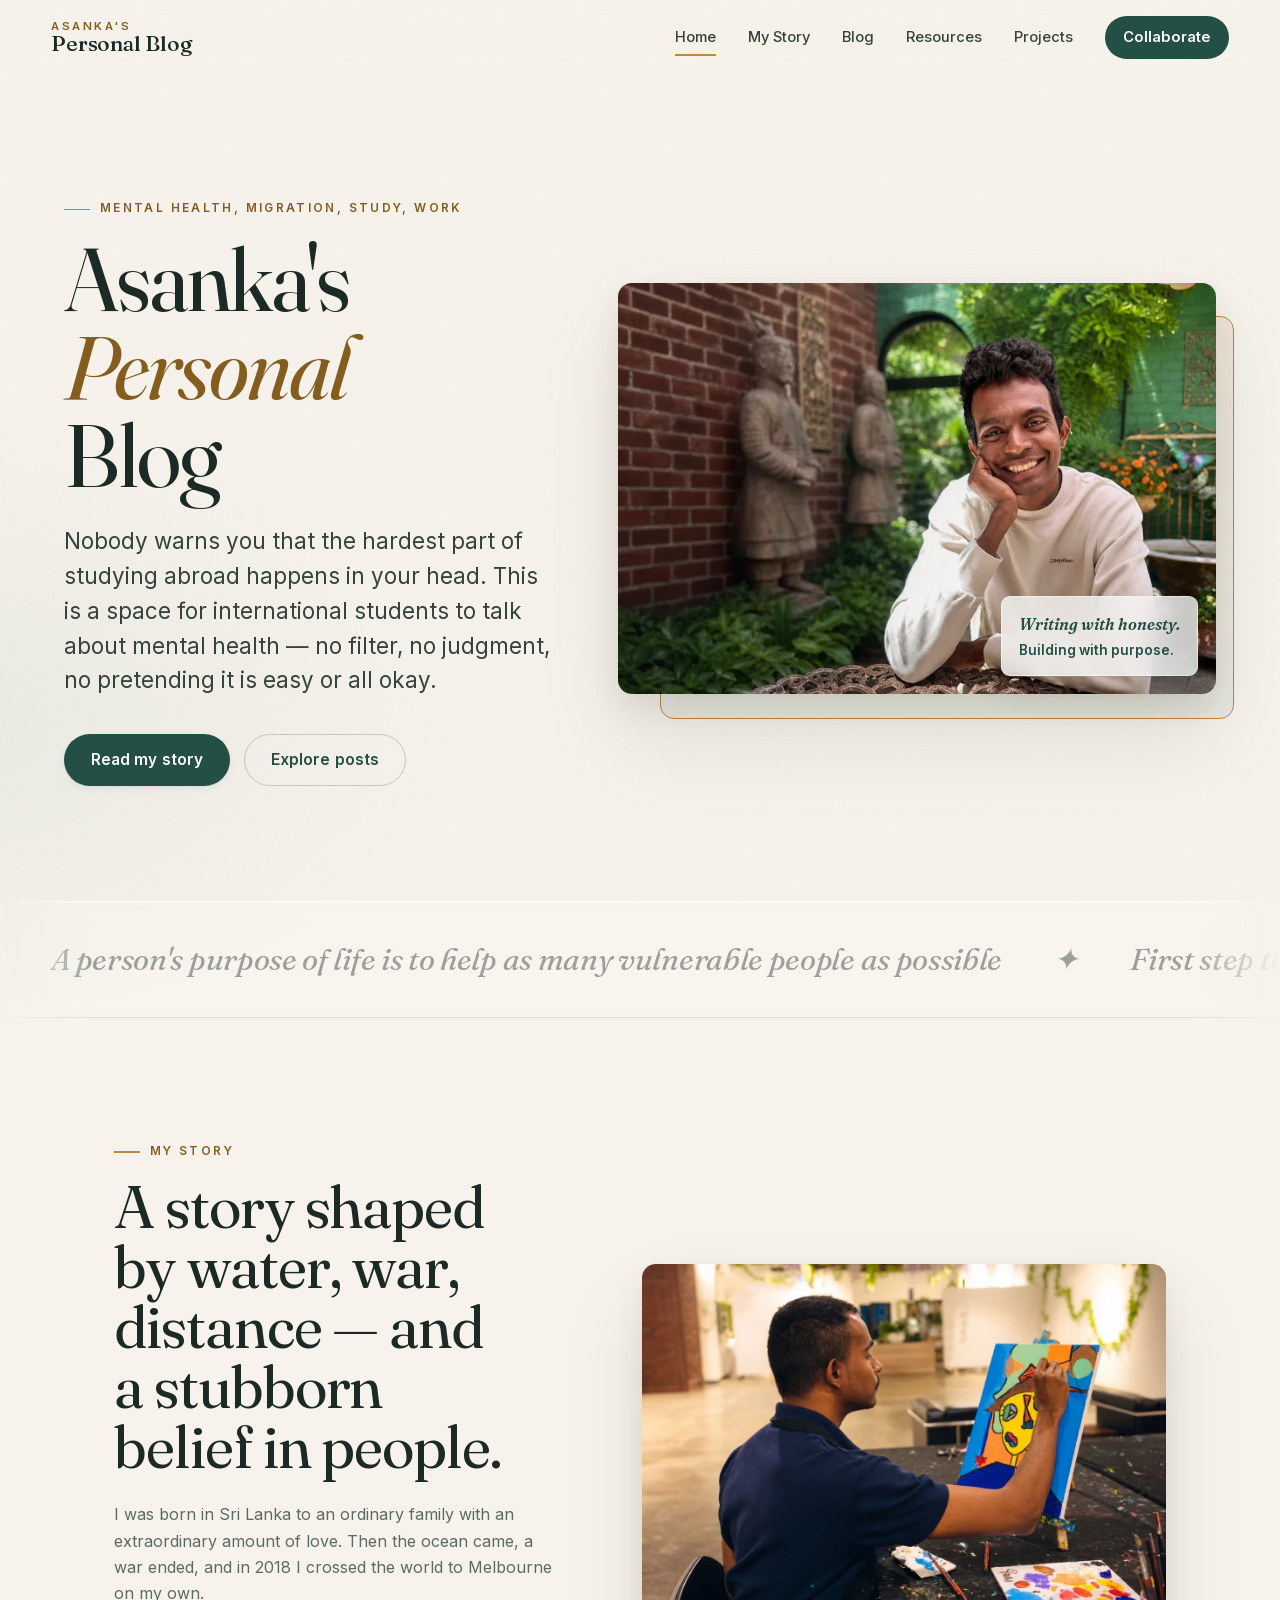
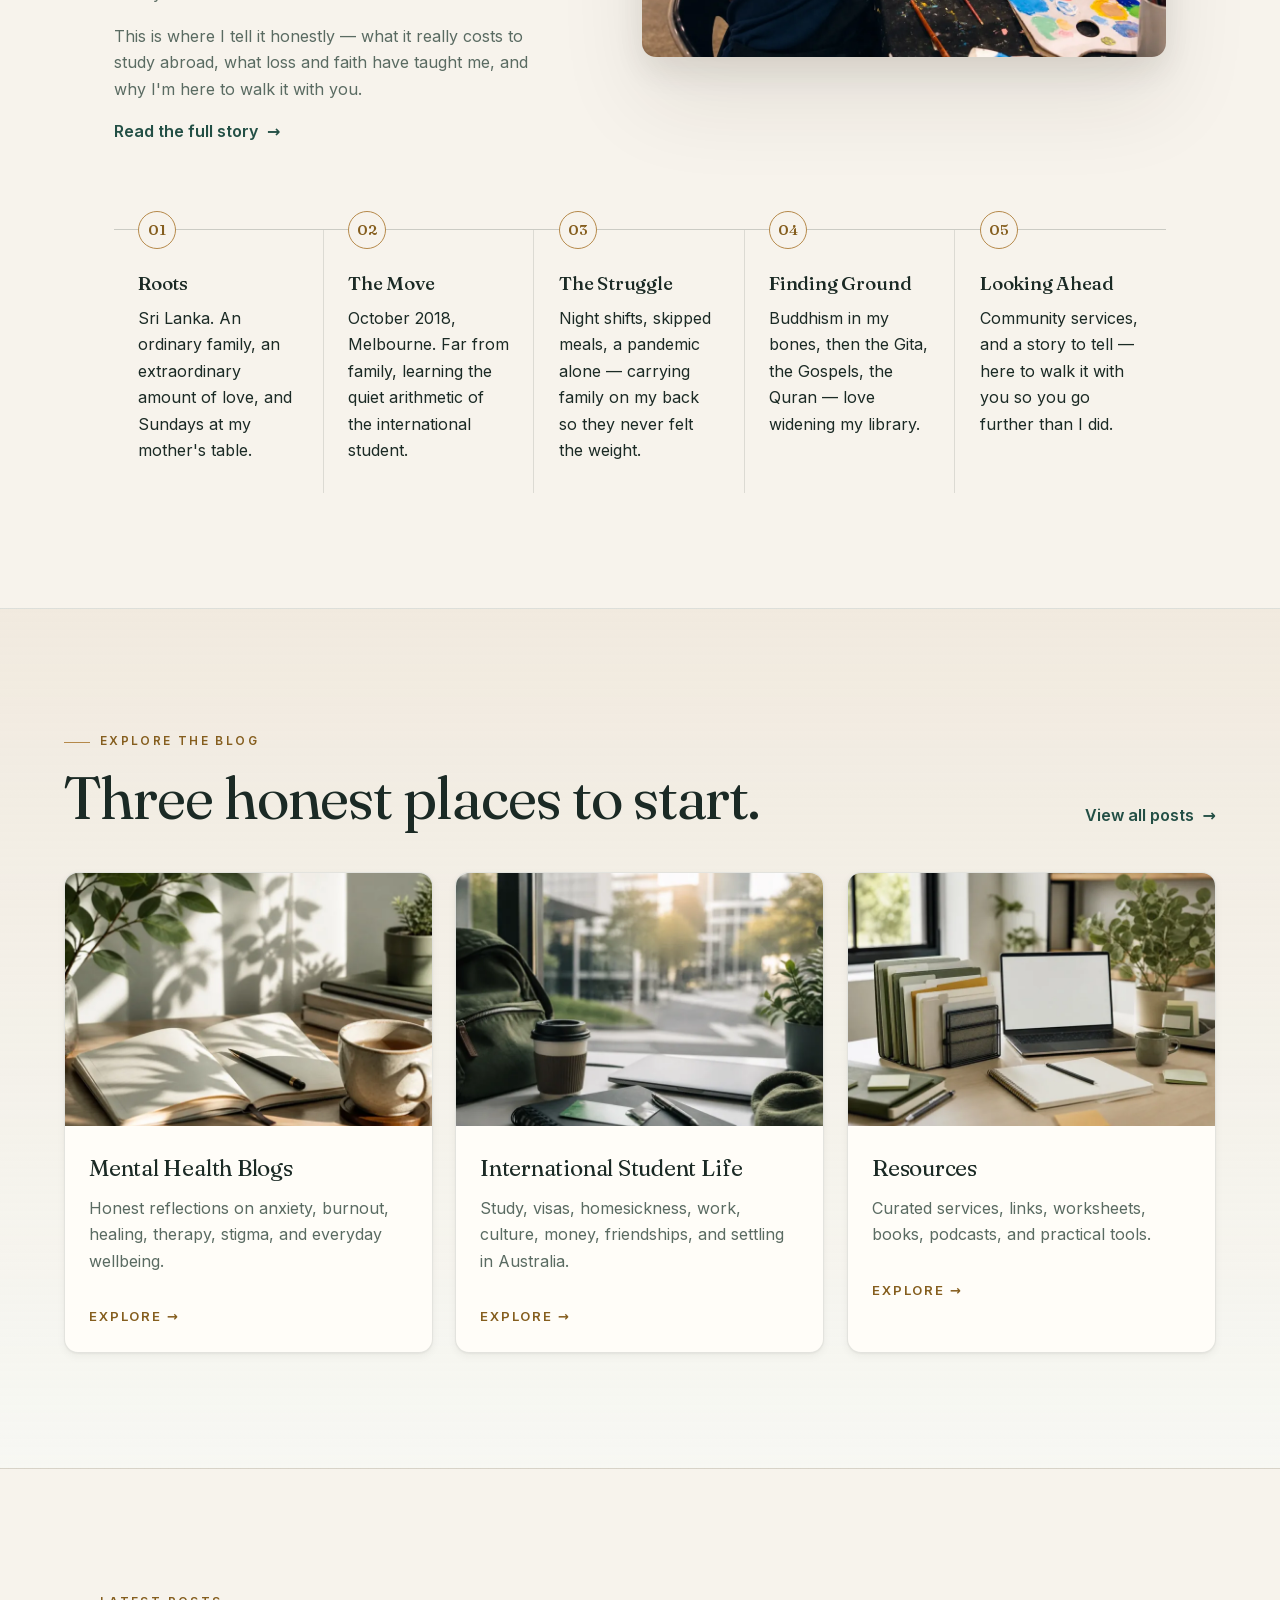
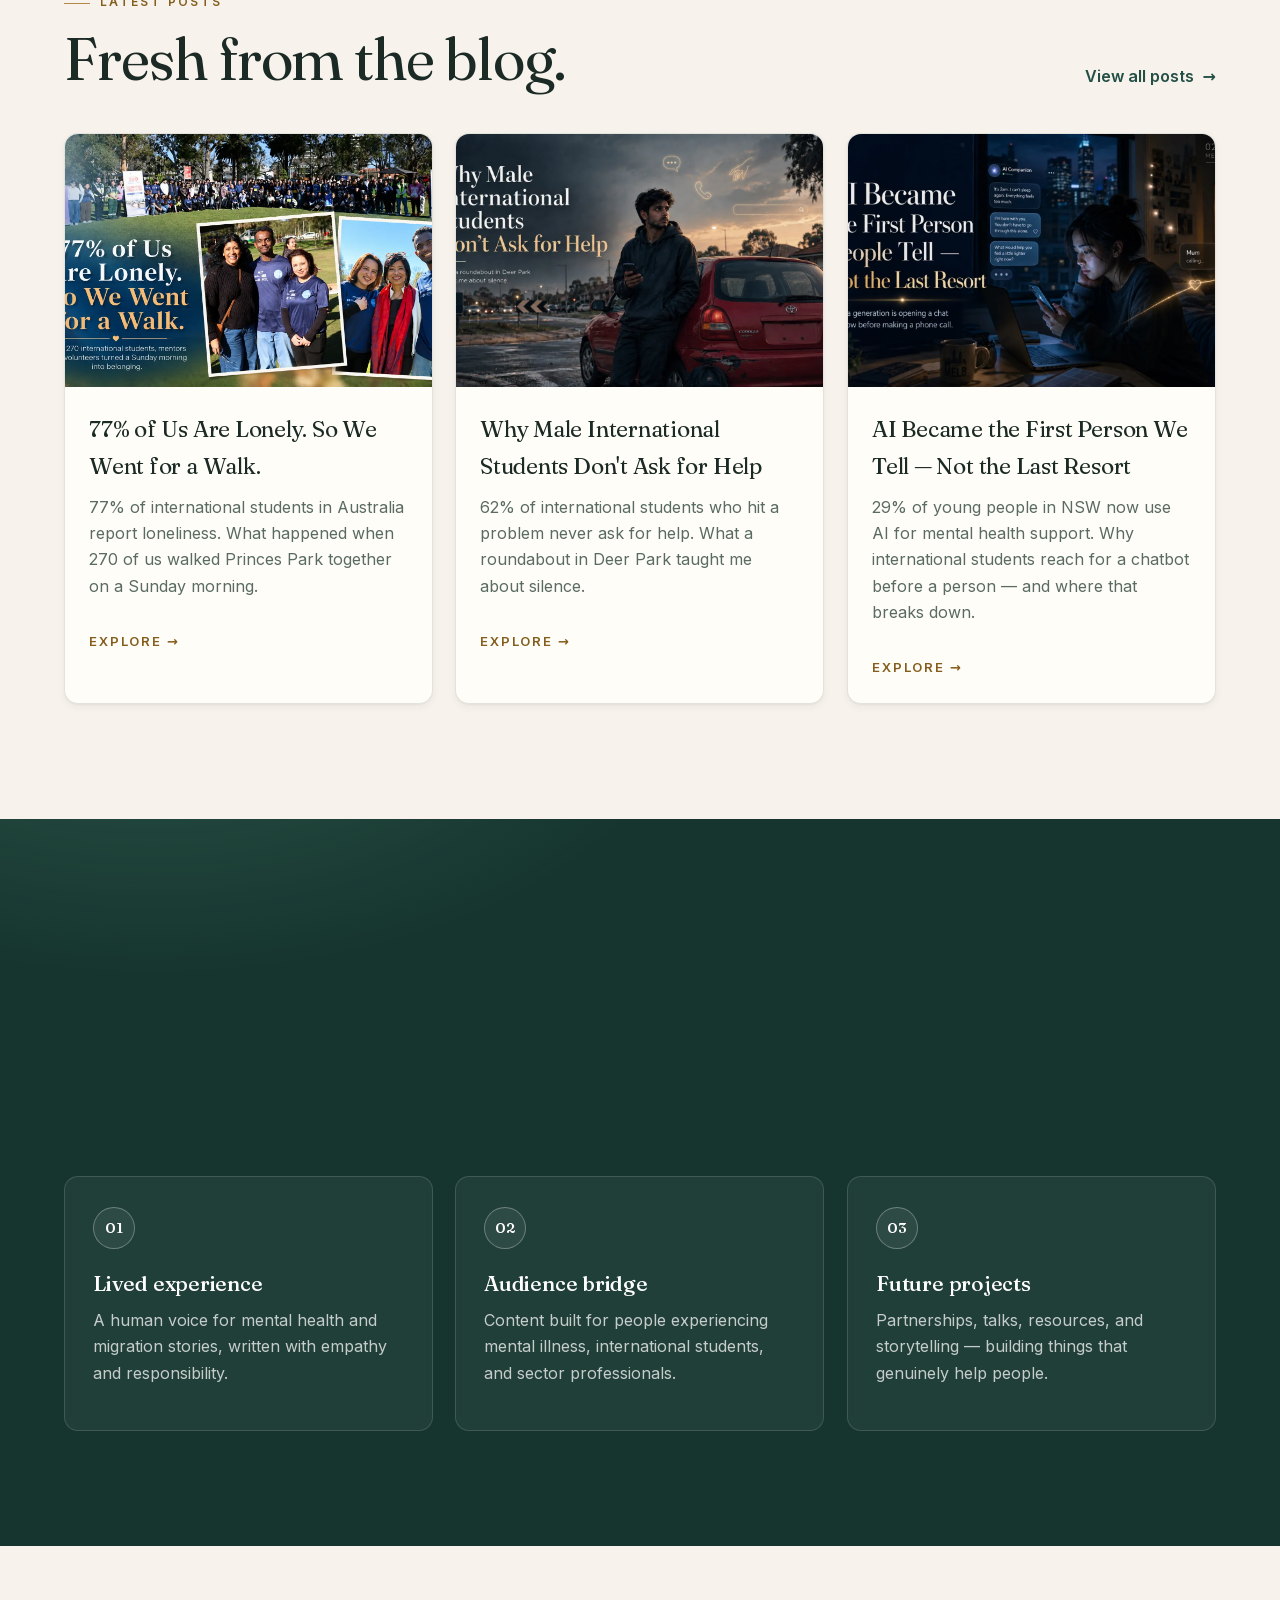
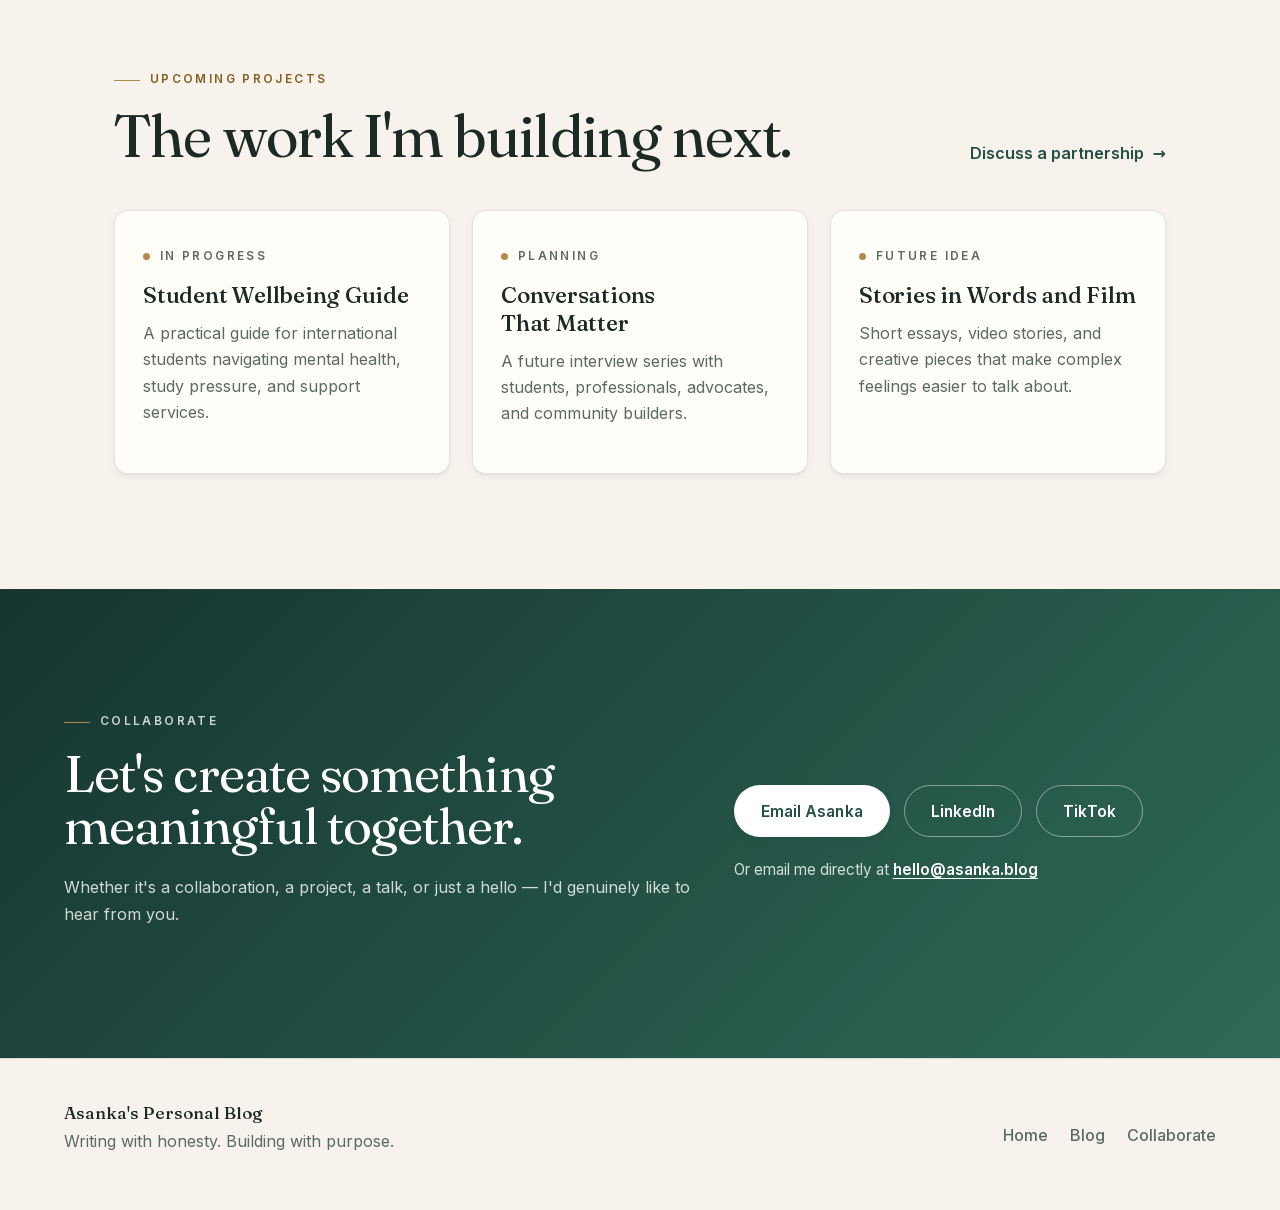
<file: index.html>
<!doctype html>
<html lang="en">
  <head>
    <meta charset="utf-8">
    <meta name="viewport" content="width=device-width, initial-scale=1">
    <title>Mental Health & International Student Life | Asanka</title>
    <meta name="description" content="A calm personal blog about mental health, international student life in Australia, and upcoming community projects.">
    <link rel="canonical" href="https://asanka.blog/">
    <meta name="robots" content="index, follow">
    <meta name="author" content="Asanka Tharindu">
    <link rel="icon" href="/favicon.svg" type="image/svg+xml">
    <link rel="alternate" type="application/rss+xml" title="Asanka's Personal Blog" href="/feed.xml">

    <meta property="og:type" content="website">
    <meta property="og:site_name" content="Asanka's Personal Blog">
    <meta property="og:title" content="Mental Health & International Student Life in Australia">
    <meta property="og:description" content="A calm personal blog about mental health, international student life in Australia, and upcoming community projects.">
    <meta property="og:url" content="https://asanka.blog/">
    <meta property="og:image" content="https://asanka.blog/assets/asanka-hero.jpg">
    <meta name="twitter:card" content="summary_large_image">
    <meta name="twitter:title" content="Mental Health & International Student Life in Australia">
    <meta name="twitter:description" content="A calm personal blog about mental health, international student life in Australia, and upcoming community projects.">
    <meta name="twitter:image" content="https://asanka.blog/assets/asanka-hero.jpg">

    <link rel="stylesheet" href="styles.min.css">

    <script type="application/ld+json">
    {
      "@context": "https://schema.org",
      "@graph": [
        {
          "@type": "WebSite",
          "@id": "https://asanka.blog/#website",
          "url": "https://asanka.blog/",
          "name": "Asanka's Personal Blog",
          "description": "A personal blog about mental health, international student life in Australia, and community.",
          "inLanguage": "en-AU",
          "publisher": { "@id": "https://asanka.blog/#asanka" }
        },
        {
          "@type": "Person",
          "@id": "https://asanka.blog/#asanka",
          "name": "Asanka Tharindu",
          "alternateName": "Asanka",
          "url": "https://asanka.blog/story.html",
          "email": "hello@asanka.blog",
          "description": "Sri Lankan-born writer based in Melbourne, Australia. Writing about mental health, international student life, and community from lived experience.",
          "image": {
            "@type": "ImageObject",
            "url": "https://asanka.blog/assets/asanka-hero.jpg",
            "width": 1200,
            "height": 750
          },
          "address": {
            "@type": "PostalAddress",
            "addressLocality": "Melbourne",
            "addressCountry": "AU"
          },
          "knowsAbout": ["mental health", "international student life", "suicide prevention", "immigration", "Sri Lanka"],
          "sameAs": [
            "https://www.linkedin.com/in/asanka-tharindu-b76039268/",
            "https://www.tiktok.com/@asanka.tharindu"
          ]
        },
        {
          "@type": "Organization",
          "@id": "https://asanka.blog/#org",
          "name": "Asanka's Personal Blog",
          "url": "https://asanka.blog/",
          "logo": {
            "@type": "ImageObject",
            "url": "https://asanka.blog/assets/asanka-hero.jpg"
          }
        }
      ]
    }
    </script>
  </head>
  <body>
    <div class="grain" aria-hidden="true"></div>
    <div class="scroll-progress" aria-hidden="true"></div>
    <a class="skip-link" href="#main">Skip to content</a>

    <header class="site-header" data-header>
      <a class="brand" href="index.html" aria-label="Asanka's Personal Blog home">
        <span>Asanka's</span>
        <strong>Personal Blog</strong>
      </a>
      <button class="nav-toggle" type="button" aria-expanded="false" aria-controls="site-nav">
        <span></span>
        <span></span>
        <span></span>
        <span class="sr-only">Open menu</span>
      </button>
      <nav class="site-nav" id="site-nav" aria-label="Primary navigation">
        <a href="index.html" aria-current="page">Home</a>
        <a href="story.html">My Story</a>
        <a href="blog.html">Blog</a>
        <a href="blog.html#resources">Resources</a>
        <a href="#projects">Projects</a>
        <a class="nav-cta" href="#collaborate">Collaborate</a>
      </nav>
    </header>

    <main id="main">
      <section class="hero section-pad">
        <div class="hero-copy reveal">
          <p class="eyebrow">Mental health, migration, study, work</p>
          <h1><span>Asanka's</span> <span>Personal</span> <span>Blog</span></h1>
          <p class="lead">Nobody warns you that the hardest part of studying abroad happens in your head. This is a space for international students to talk about mental health — no filter, no judgment, no pretending it is easy or all okay.</p>
          <div class="hero-actions">
            <a class="button primary" href="story.html">Read my story</a>
            <a class="button ghost" href="blog.html">Explore posts</a>
          </div>
        </div>
        <div class="hero-media reveal" style="--delay: 120ms">
          <div class="media-frame">
            <picture>
              <source type="image/webp" srcset="assets/asanka-hero.webp">
              <img src="assets/asanka-hero.jpg" width="1200" height="750" alt="Asanka smiling in a garden cafe setting" loading="eager" fetchpriority="high">
            </picture>
          </div>
          <div class="hero-note" aria-label="Website focus">
            <span>Writing with honesty.</span>
            <span>Building with purpose.</span>
          </div>
        </div>
      </section>

      <section class="marquee" aria-label="A person's purpose of life is to help as many vulnerable people as possible. The first step to make things better is to ask for help.">
        <div class="marquee-track" aria-hidden="true">
          <div class="marquee-group">
            <span>A person's purpose of life is to help as many vulnerable people as possible</span>
            <span class="marquee-sep">&#10022;</span>
            <span>First step to make things better is to, ask for help</span>
            <span class="marquee-sep">&#10022;</span>
            <span>A person's purpose of life is to help as many vulnerable people as possible</span>
            <span class="marquee-sep">&#10022;</span>
            <span>First step to make things better is to, ask for help</span>
            <span class="marquee-sep">&#10022;</span>
          </div>
          <div class="marquee-group">
            <span>A person's purpose of life is to help as many vulnerable people as possible</span>
            <span class="marquee-sep">&#10022;</span>
            <span>First step to make things better is to, ask for help</span>
            <span class="marquee-sep">&#10022;</span>
            <span>A person's purpose of life is to help as many vulnerable people as possible</span>
            <span class="marquee-sep">&#10022;</span>
            <span>First step to make things better is to, ask for help</span>
            <span class="marquee-sep">&#10022;</span>
          </div>
        </div>
      </section>

      <section class="story section-pad" id="my-story">
        <div class="section-kicker reveal">My story</div>
        <div class="story-grid">
          <div class="story-copy reveal">
            <h2>A story shaped by water, war, distance — and a stubborn belief in people.</h2>
            <p>I was born in Sri Lanka to an ordinary family with an extraordinary amount of love. Then the ocean came, a war ended, and in 2018 I crossed the world to Melbourne on my own.</p>
            <p>This is where I tell it honestly — what it really costs to study abroad, what loss and faith have taught me, and why I'm here to walk it with you.</p>
            <a class="text-link" href="story.html">Read the full story</a>
          </div>
          <div class="story-photo reveal" style="--delay: 120ms">
            <picture>
              <source type="image/webp" srcset="assets/asanka-painting.webp">
              <img src="assets/asanka-painting.jpg" width="1200" height="900" alt="Asanka painting in a creative studio" loading="lazy">
            </picture>
          </div>
        </div>

        <div class="timeline" aria-label="Story structure">
          <article class="timeline-card reveal">
            <span>01</span>
            <h3>Roots</h3>
            <p>Sri Lanka. An ordinary family, an extraordinary amount of love, and Sundays at my mother's table.</p>
          </article>
          <article class="timeline-card reveal">
            <span>02</span>
            <h3>The Move</h3>
            <p>October 2018, Melbourne. Far from family, learning the quiet arithmetic of the international student.</p>
          </article>
          <article class="timeline-card reveal">
            <span>03</span>
            <h3>The Struggle</h3>
            <p>Night shifts, skipped meals, a pandemic alone — carrying family on my back so they never felt the weight.</p>
          </article>
          <article class="timeline-card reveal">
            <span>04</span>
            <h3>Finding Ground</h3>
            <p>Buddhism in my bones, then the Gita, the Gospels, the Quran — love widening my library.</p>
          </article>
          <article class="timeline-card reveal">
            <span>05</span>
            <h3>Looking Ahead</h3>
            <p>Community services, and a story to tell — here to walk it with you so you go further than I did.</p>
          </article>
        </div>
      </section>

      <section class="topics section-pad soft-band" id="topics">
        <div class="section-heading reveal">
          <div>
            <p class="section-kicker">Explore the blog</p>
            <h2>Three honest places to start.</h2>
          </div>
          <a class="text-link" href="blog.html">View all posts</a>
        </div>
        <div class="topic-grid">
          <a class="topic-card reveal" href="blog.html#mental-health">
            <picture>
              <source type="image/webp" srcset="assets/topic-mental-health.webp">
              <img src="assets/topic-mental-health.jpg" width="1200" height="900" alt="Calm journal and tea on a desk" loading="lazy">
            </picture>
            <span>Mental Health Blogs</span>
            <p>Honest reflections on anxiety, burnout, healing, therapy, stigma, and everyday wellbeing.</p>
          </a>
          <a class="topic-card reveal" href="blog.html#student-life">
            <picture>
              <source type="image/webp" srcset="assets/topic-student-life.webp">
              <img src="assets/topic-student-life.jpg" width="1200" height="900" alt="Student desk with backpack, notebook, and city view" loading="lazy">
            </picture>
            <span>International Student Life</span>
            <p>Study, visas, homesickness, work, culture, money, friendships, and settling in Australia.</p>
          </a>
          <a class="topic-card reveal" href="blog.html#resources">
            <picture>
              <source type="image/webp" srcset="assets/topic-resources.webp">
              <img src="assets/topic-resources.jpg" width="1200" height="900" alt="Organised resources, laptop, notebook, and plants" loading="lazy">
            </picture>
            <span>Resources</span>
            <p>Curated services, links, worksheets, books, podcasts, and practical tools.</p>
          </a>
        </div>
      </section>

      <section class="topics section-pad" id="latest-posts">
        <div class="section-heading reveal">
          <div>
            <p class="section-kicker">Latest posts</p>
            <h2>Fresh from the blog.</h2>
          </div>
          <a class="text-link" href="blog.html">View all posts</a>
        </div>
        <div class="topic-grid">
          <a class="topic-card reveal" href="international-student-loneliness-walkathon.html">
            <picture>
              <source type="image/webp" srcset="assets/international-student-loneliness-walkathon.webp">
              <img src="assets/international-student-loneliness-walkathon.jpg" width="1672" height="941" alt="Hundreds of international students, mentors and volunteers gathered on the grass at Princes Park for the AusWISE Walkathon" loading="lazy">
            </picture>
            <span>77% of Us Are Lonely. So We Went for a Walk.</span>
            <p>77% of international students in Australia report loneliness. What happened when 270 of us walked Princes Park together on a Sunday morning.</p>
          </a>
          <a class="topic-card reveal" href="why-male-international-students-dont-ask-for-help.html">
            <picture>
              <source type="image/webp" srcset="assets/why-male-international-students-dont-ask-for-help.webp">
              <img src="assets/why-male-international-students-dont-ask-for-help.jpg" width="1672" height="941" alt="A young male international student leaning against a dented red car at a Deer Park roundabout at dusk, phone in hand" loading="lazy">
            </picture>
            <span>Why Male International Students Don't Ask for Help</span>
            <p>62% of international students who hit a problem never ask for help. What a roundabout in Deer Park taught me about silence.</p>
          </a>
          <a class="topic-card reveal" href="ai-became-the-first-person-people-tell.html">
            <picture>
              <source type="image/webp" srcset="assets/ai-became-the-first-person-people-tell.webp">
              <img src="assets/ai-became-the-first-person-people-tell.jpg" width="1672" height="941" alt="International student on a late-night AI chat while a call from home goes unanswered" loading="lazy">
            </picture>
            <span>AI Became the First Person We Tell — Not the Last Resort</span>
            <p>29% of young people in NSW now use AI for mental health support. Why international students reach for a chatbot before a person — and where that breaks down.</p>
          </a>
        </div>
      </section>

      <section class="collab-strip section-pad">
        <div class="strip-title reveal">
          <p class="section-kicker">Why collaborate</p>
          <h2>Lived experience. Community lens. Project-ready thinking.</h2>
        </div>
        <div class="proof-grid">
          <article class="proof-card reveal">
            <span>01</span>
            <h3>Lived experience</h3>
            <p>A human voice for mental health and migration stories, written with empathy and responsibility.</p>
          </article>
          <article class="proof-card reveal">
            <span>02</span>
            <h3>Audience bridge</h3>
            <p>Content built for people experiencing mental illness, international students, and sector professionals.</p>
          </article>
          <article class="proof-card reveal">
            <span>03</span>
            <h3>Future projects</h3>
            <p>Partnerships, talks, resources, and storytelling — building things that genuinely help people.</p>
          </article>
        </div>
      </section>

      <section class="projects section-pad" id="projects">
        <div class="section-heading reveal">
          <div>
            <p class="section-kicker">Upcoming projects</p>
            <h2>The work I'm building next.</h2>
          </div>
          <a class="text-link" href="#collaborate">Discuss a partnership</a>
        </div>
        <div class="project-list">
          <article class="project-card reveal">
            <p class="status">In progress</p>
            <h3>Student Wellbeing Guide</h3>
            <p>A practical guide for international students navigating mental health, study pressure, and support services.</p>
          </article>
          <article class="project-card reveal">
            <p class="status">Planning</p>
            <h3>Conversations That Matter</h3>
            <p>A future interview series with students, professionals, advocates, and community builders.</p>
          </article>
          <article class="project-card reveal">
            <p class="status">Future idea</p>
            <h3>Stories in Words and Film</h3>
            <p>Short essays, video stories, and creative pieces that make complex feelings easier to talk about.</p>
          </article>
        </div>
      </section>

      <section class="cta section-pad" id="collaborate">
        <div class="cta-panel reveal">
          <div>
            <p class="section-kicker">Collaborate</p>
            <h2>Let's create something meaningful together.</h2>
            <p>Whether it's a collaboration, a project, a talk, or just a hello — I'd genuinely like to hear from you.</p>
          </div>
          <div class="cta-actions">
            <a class="button light" href="mailto:hello@asanka.blog?subject=Hello%20Asanka">Email Asanka</a>
            <a class="button outline-light" href="https://www.linkedin.com/in/asanka-tharindu-b76039268/" rel="me noopener" target="_blank">LinkedIn</a>
            <a class="button outline-light" href="https://www.tiktok.com/@asanka.tharindu" rel="me noopener" target="_blank">TikTok</a>
            <p class="cta-email">Or email me directly at <a href="mailto:hello@asanka.blog?subject=Hello%20Asanka">hello@asanka.blog</a></p>
          </div>
        </div>
      </section>
    </main>

    <footer class="site-footer">
      <p><strong>Asanka's Personal Blog</strong><br>Writing with honesty. Building with purpose.</p>
      <div>
        <a href="index.html">Home</a>
        <a href="blog.html">Blog</a>
        <a href="#collaborate">Collaborate</a>
      </div>
    </footer>

    <script src="script.js"></script>
  </body>
</html>
</file>
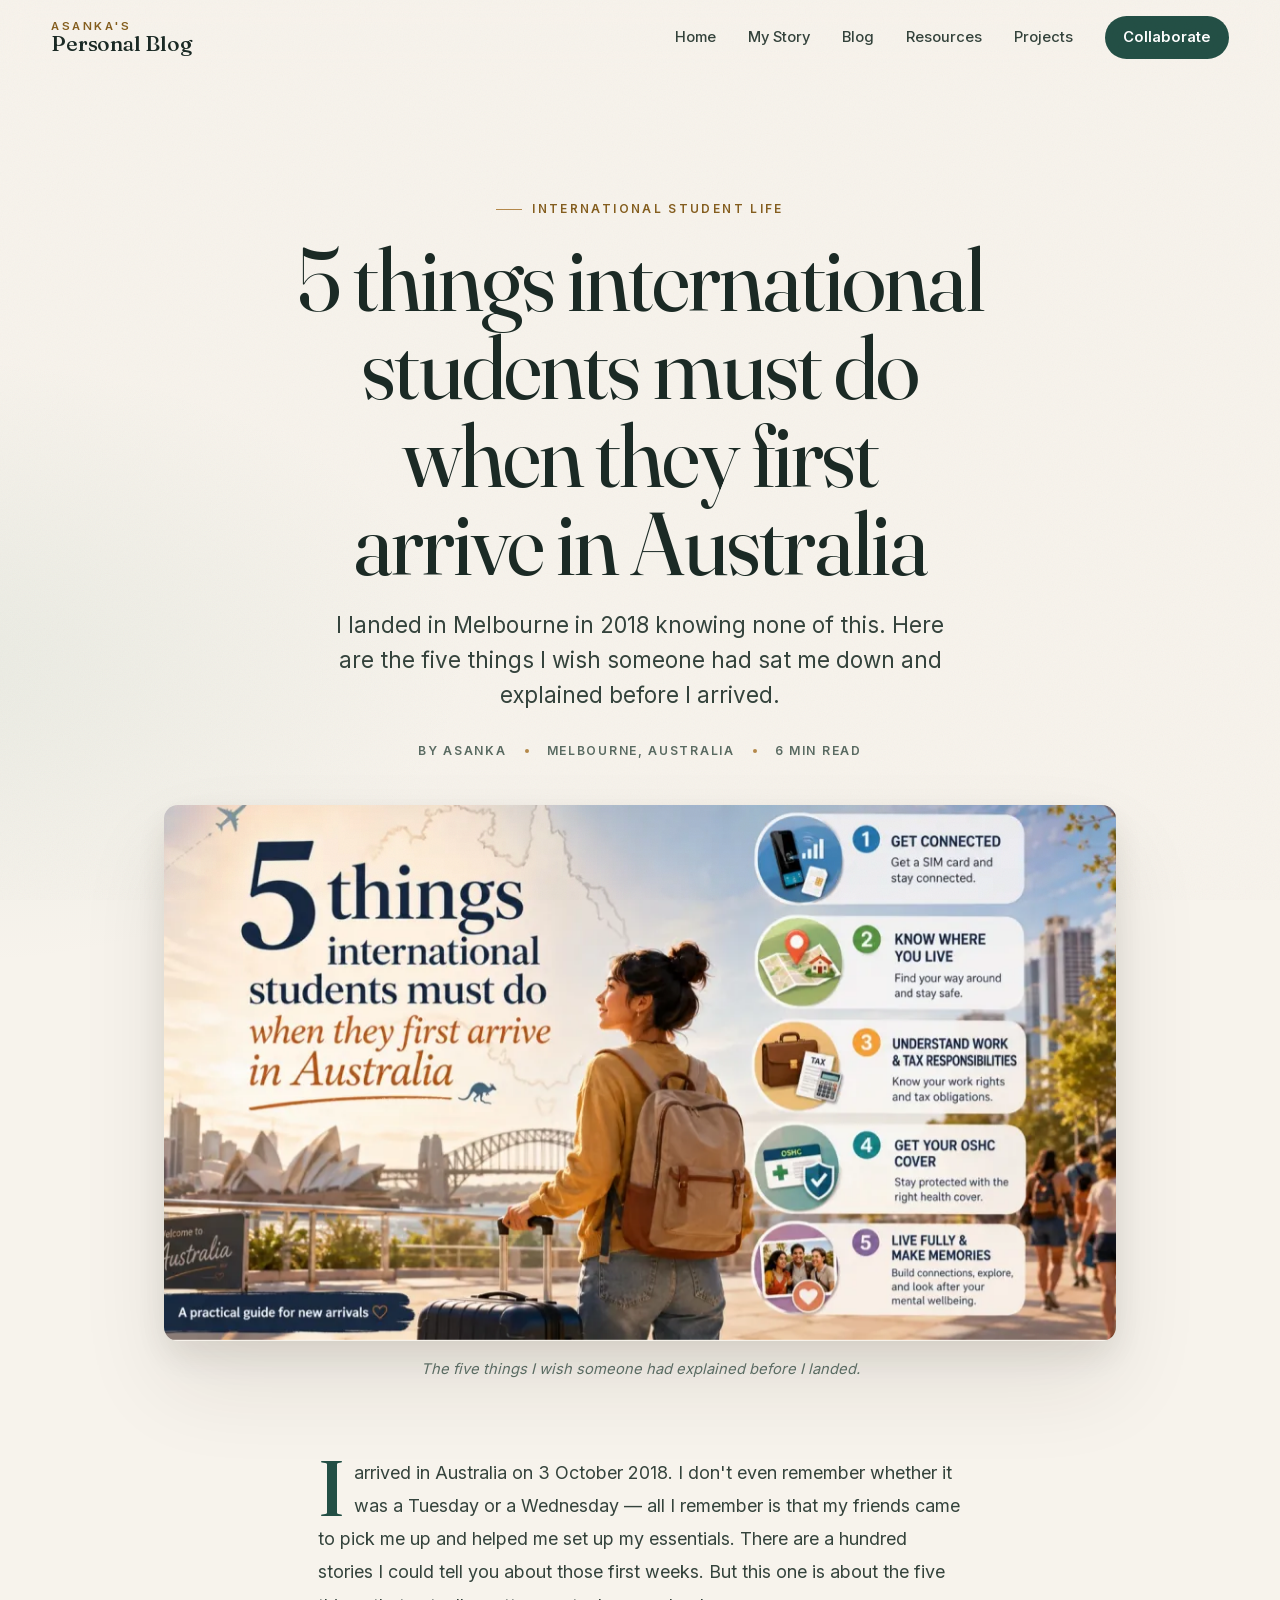
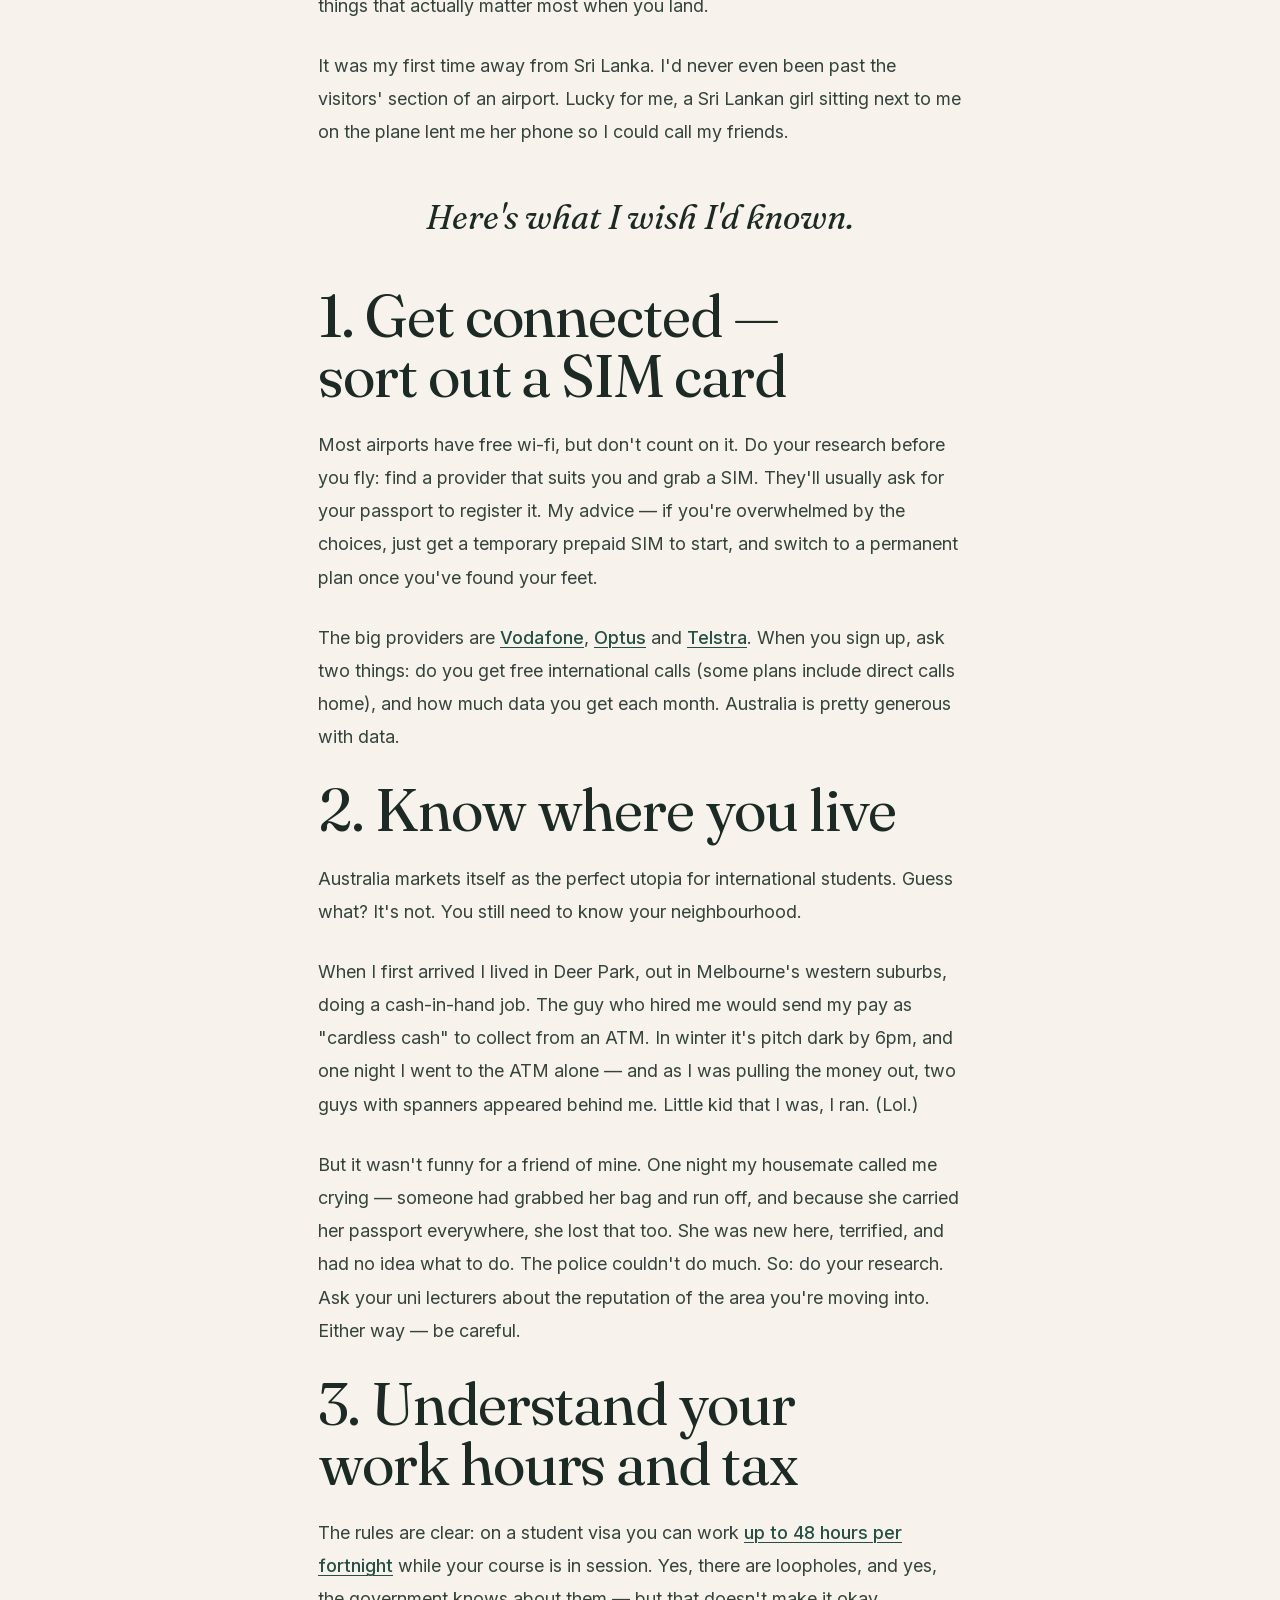
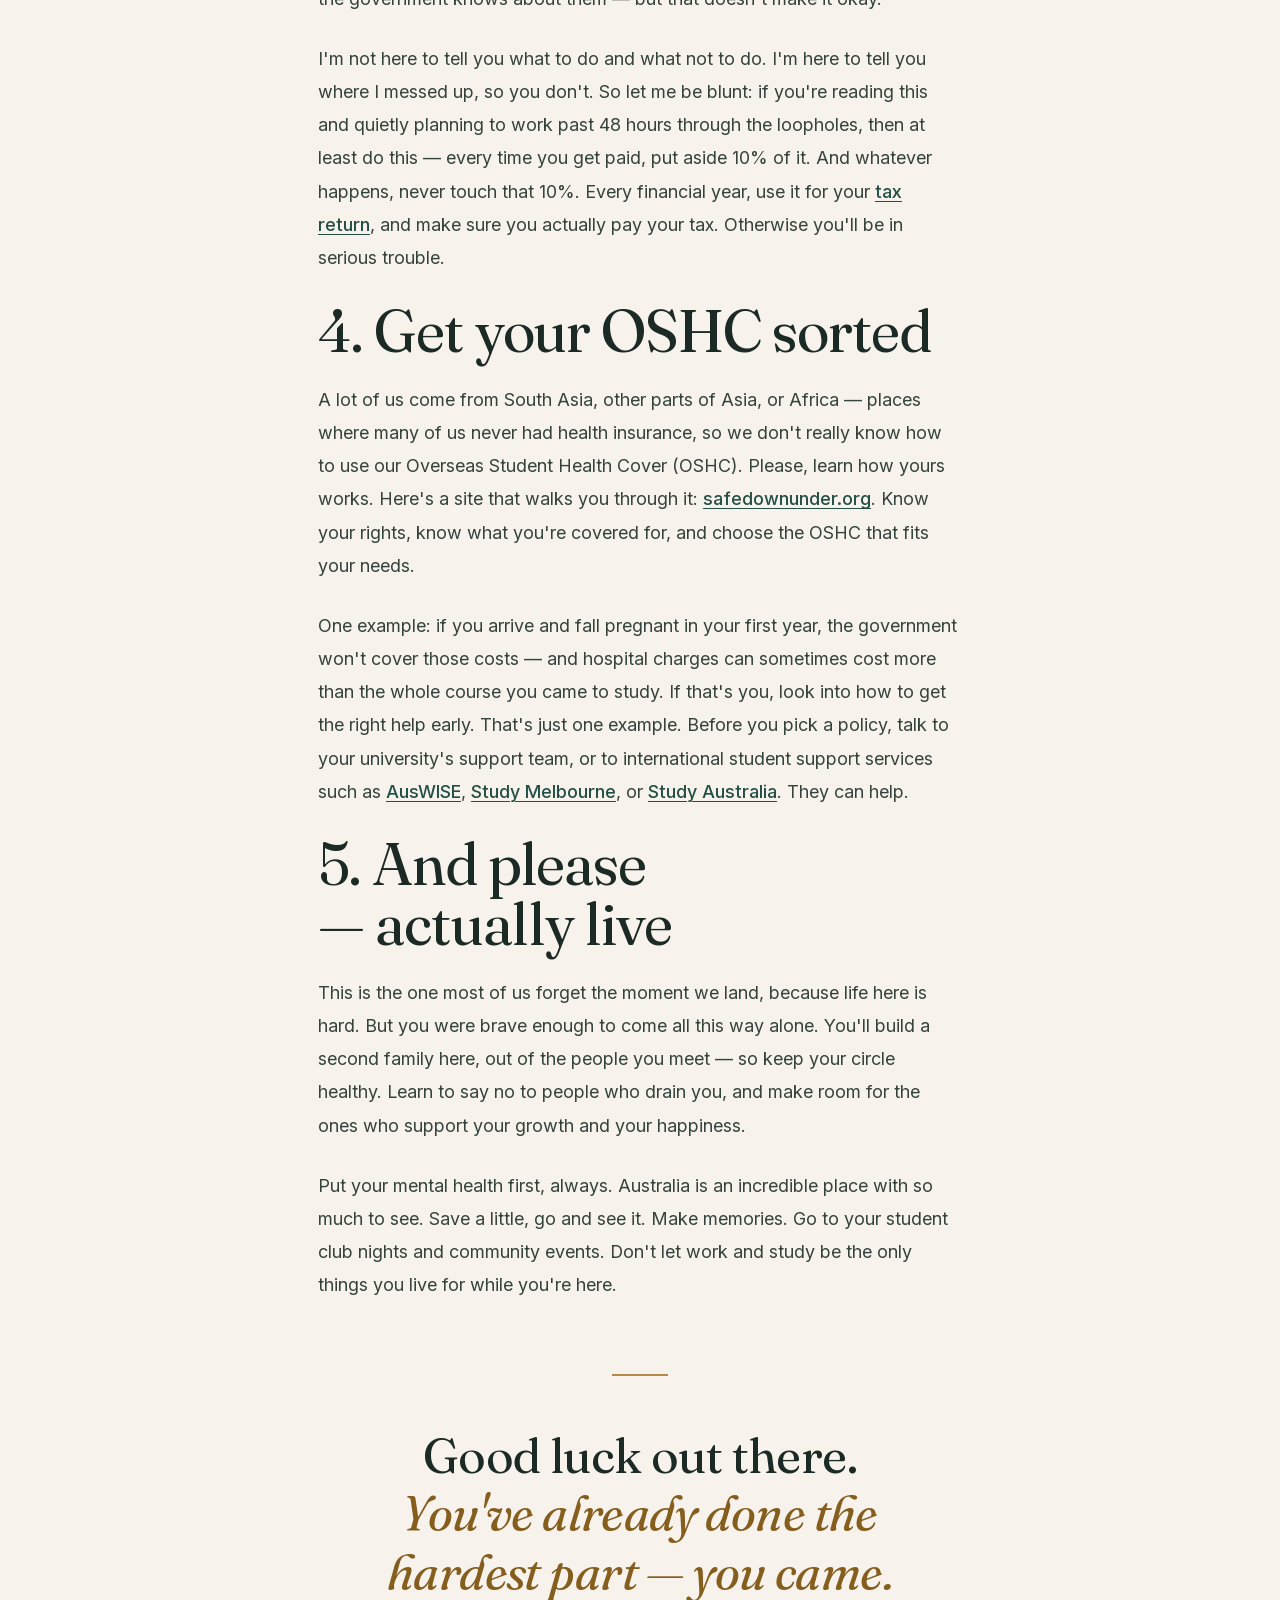
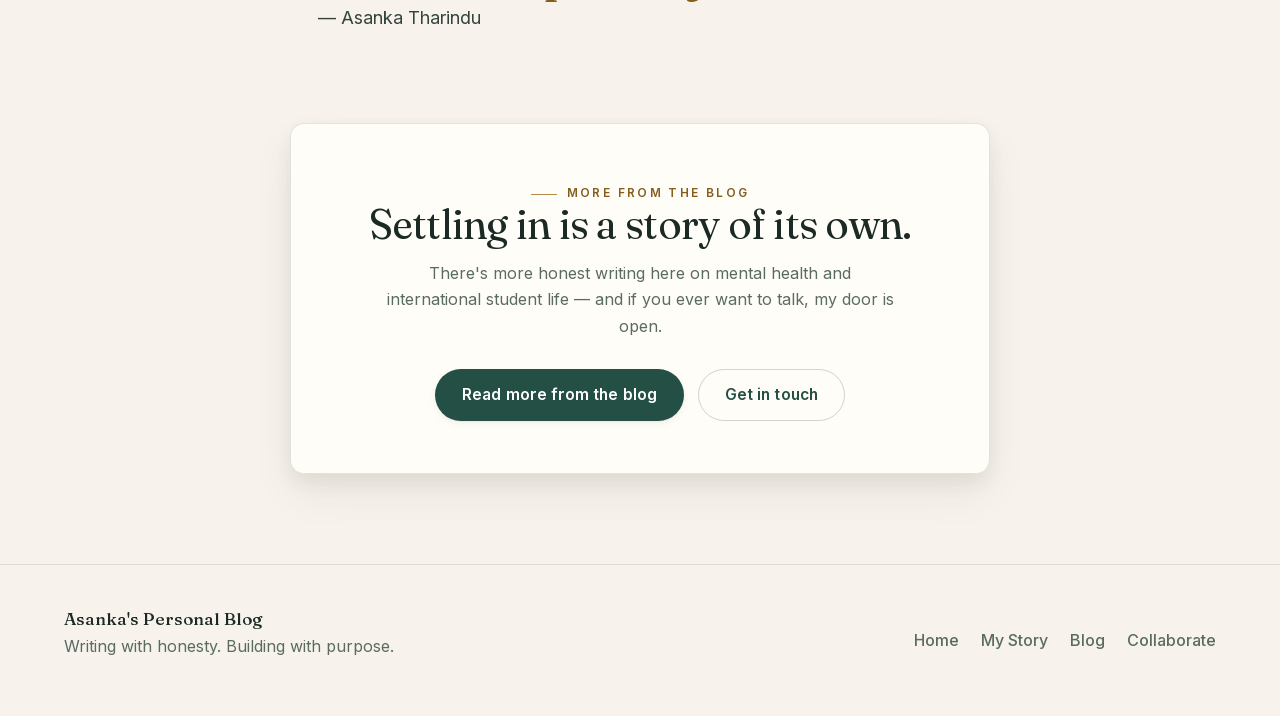
<file: 5-things-international-students-must-do-in-australia.html>
<!doctype html>
<html lang="en">
  <head>
    <meta charset="utf-8">
    <meta name="viewport" content="width=device-width, initial-scale=1">
    <title>5 Things International Students Must Do | Asanka</title>
    <meta name="description" content="An international student's honest guide to your first days in Australia: SIM cards, safety, the 48-hour work rule, tax, OSHC, and your wellbeing.">
    <link rel="canonical" href="https://asanka.blog/5-things-international-students-must-do-in-australia.html">
    <meta name="robots" content="index, follow">
    <meta name="author" content="Asanka Tharindu">
    <link rel="icon" href="/favicon.svg" type="image/svg+xml">
    <link rel="alternate" type="application/rss+xml" title="Asanka's Personal Blog" href="/feed.xml">

    <meta property="og:type" content="article">
    <meta property="og:site_name" content="Asanka's Personal Blog">
    <meta property="og:title" content="5 Things International Students Must Do When They First Arrive in Australia">
    <meta property="og:description" content="A Sri Lankan student's honest, practical guide to your first days in Australia — SIM cards, safety, work and tax, OSHC, and looking after yourself.">
    <meta property="og:url" content="https://asanka.blog/5-things-international-students-must-do-in-australia.html">
    <meta property="og:image" content="https://asanka.blog/assets/international-students-arrive-australia.jpg">
    <meta property="article:published_time" content="2026-06-24">
    <meta property="article:section" content="International Student Life">

    <meta name="twitter:card" content="summary_large_image">
    <meta name="twitter:title" content="5 Things International Students Must Do When They First Arrive in Australia">
    <meta name="twitter:description" content="A Sri Lankan student's honest, practical guide to your first days in Australia — SIM cards, safety, work and tax, OSHC, and looking after yourself.">
    <meta name="twitter:image" content="https://asanka.blog/assets/international-students-arrive-australia.jpg">

    <link rel="stylesheet" href="styles.min.css">

    <script type="application/ld+json">
    {
      "@context": "https://schema.org",
      "@graph": [
        {
          "@type": "BlogPosting",
          "@id": "https://asanka.blog/5-things-international-students-must-do-in-australia.html#article",
          "headline": "5 things international students must do when they first arrive in Australia",
          "description": "An international student's honest guide to your first days in Australia — SIM cards, staying safe, the 48-hour work rule and tax, OSHC health cover, and your wellbeing.",
          "url": "https://asanka.blog/5-things-international-students-must-do-in-australia.html",
          "image": "https://asanka.blog/assets/international-students-arrive-australia.jpg",
          "datePublished": "2026-06-24T00:00:00+10:00",
          "dateModified": "2026-06-24T00:00:00+10:00",
          "author": { "@id": "https://asanka.blog/#asanka" },
          "publisher": { "@id": "https://asanka.blog/#org" },
          "mainEntityOfPage": { "@type": "WebPage", "@id": "https://asanka.blog/5-things-international-students-must-do-in-australia.html" },
          "articleSection": "International Student Life",
          "inLanguage": "en-AU",
          "keywords": "international students Australia, first arrival, SIM card, student visa work hours, tax return, OSHC, student safety, Melbourne"
        },
        {
          "@type": "BreadcrumbList",
          "itemListElement": [
            { "@type": "ListItem", "position": 1, "name": "Home", "item": "https://asanka.blog/" },
            { "@type": "ListItem", "position": 2, "name": "Blog", "item": "https://asanka.blog/blog.html" },
            { "@type": "ListItem", "position": 3, "name": "5 things international students must do when they first arrive in Australia", "item": "https://asanka.blog/5-things-international-students-must-do-in-australia.html" }
          ]
        }
      ]
    }
    </script>
  </head>
  <body>
    <div class="grain" aria-hidden="true"></div>
    <div class="scroll-progress" aria-hidden="true"></div>
    <a class="skip-link" href="#main">Skip to content</a>

    <header class="site-header" data-header>
      <a class="brand" href="index.html" aria-label="Asanka's Personal Blog home">
        <span>Asanka's</span>
        <strong>Personal Blog</strong>
      </a>
      <button class="nav-toggle" type="button" aria-expanded="false" aria-controls="site-nav">
        <span></span>
        <span></span>
        <span></span>
        <span class="sr-only">Open menu</span>
      </button>
      <nav class="site-nav" id="site-nav" aria-label="Primary navigation">
        <a href="index.html">Home</a>
        <a href="story.html">My Story</a>
        <a href="blog.html">Blog</a>
        <a href="blog.html#resources">Resources</a>
        <a href="index.html#projects">Projects</a>
        <a class="nav-cta" href="index.html#collaborate">Collaborate</a>
      </nav>
    </header>

    <main id="main">
      <article class="story-article">
        <header class="article-head section-pad">
          <p class="eyebrow">International student life</p>
          <h1>5 things international students must do when they first arrive in Australia</h1>
          <p class="lead article-standfirst">I landed in Melbourne in 2018 knowing none of this. Here are the five things I wish someone had sat me down and explained before I arrived.</p>
          <p class="article-meta">
            <span>By Asanka</span>
            <span>Melbourne, Australia</span>
            <span>6 min read</span>
          </p>
        </header>

        <figure class="article-hero reveal">
          <div class="media-frame">
            <picture>
              <source type="image/webp" srcset="assets/international-students-arrive-australia.webp">
              <img src="assets/international-students-arrive-australia.jpg" width="1600" height="900" alt="Infographic: 5 things international students must do when they first arrive in Australia — get a SIM card and stay connected, know where you live, understand work and tax responsibilities, get your OSHC health cover, and live fully and make memories." loading="eager" fetchpriority="high">
            </picture>
          </div>
          <figcaption>The five things I wish someone had explained before I landed.</figcaption>
        </figure>

        <div class="article-body">
          <p class="has-dropcap reveal">I arrived in Australia on 3 October 2018. I don't even remember whether it was a Tuesday or a Wednesday — all I remember is that my friends came to pick me up and helped me set up my essentials. There are a hundred stories I could tell you about those first weeks. But this one is about the five things that actually matter most when you land.</p>

          <p class="reveal">It was my first time away from Sri Lanka. I'd never even been past the visitors' section of an airport. Lucky for me, a Sri Lankan girl sitting next to me on the plane lent me her phone so I could call my friends.</p>

          <p class="article-lead-line reveal">Here's what I wish I'd known.</p>

          <h2 class="reveal">1. Get connected — sort out a SIM card</h2>

          <p class="reveal">Most airports have free wi-fi, but don't count on it. Do your research before you fly: find a provider that suits you and grab a SIM. They'll usually ask for your passport to register it. My advice — if you're overwhelmed by the choices, just get a temporary prepaid SIM to start, and switch to a permanent plan once you've found your feet.</p>

          <p class="reveal">The big providers are <a href="https://www.vodafone.com.au/" target="_blank" rel="noopener">Vodafone</a>, <a href="https://www.optus.com.au/" target="_blank" rel="noopener">Optus</a> and <a href="https://www.telstra.com.au/" target="_blank" rel="noopener">Telstra</a>. When you sign up, ask two things: do you get free international calls (some plans include direct calls home), and how much data you get each month. Australia is pretty generous with data.</p>

          <h2 class="reveal">2. Know where you live</h2>

          <p class="reveal">Australia markets itself as the perfect utopia for international students. Guess what? It's not. You still need to know your neighbourhood.</p>

          <p class="reveal">When I first arrived I lived in Deer Park, out in Melbourne's western suburbs, doing a cash-in-hand job. The guy who hired me would send my pay as "cardless cash" to collect from an ATM. In winter it's pitch dark by 6pm, and one night I went to the ATM alone — and as I was pulling the money out, two guys with spanners appeared behind me. Little kid that I was, I ran. (Lol.)</p>

          <p class="reveal">But it wasn't funny for a friend of mine. One night my housemate called me crying — someone had grabbed her bag and run off, and because she carried her passport everywhere, she lost that too. She was new here, terrified, and had no idea what to do. The police couldn't do much. So: do your research. Ask your uni lecturers about the reputation of the area you're moving into. Either way — be careful.</p>

          <h2 class="reveal">3. Understand your work hours and tax</h2>

          <p class="reveal">The rules are clear: on a student visa you can work <a href="https://immi.homeaffairs.gov.au/visas/getting-a-visa/visa-listing/student-500" target="_blank" rel="noopener">up to 48 hours per fortnight</a> while your course is in session. Yes, there are loopholes, and yes, the government knows about them — but that doesn't make it okay.</p>

          <p class="reveal">I'm not here to tell you what to do and what not to do. I'm here to tell you where I messed up, so you don't. So let me be blunt: if you're reading this and quietly planning to work past 48 hours through the loopholes, then at least do this — every time you get paid, put aside 10% of it. And whatever happens, never touch that 10%. Every financial year, use it for your <a href="https://www.ato.gov.au/" target="_blank" rel="noopener">tax return</a>, and make sure you actually pay your tax. Otherwise you'll be in serious trouble.</p>

          <h2 class="reveal">4. Get your OSHC sorted</h2>

          <p class="reveal">A lot of us come from South Asia, other parts of Asia, or Africa — places where many of us never had health insurance, so we don't really know how to use our Overseas Student Health Cover (OSHC). Please, learn how yours works. Here's a site that walks you through it: <a href="https://safedownunder.org/" target="_blank" rel="noopener">safedownunder.org</a>. Know your rights, know what you're covered for, and choose the OSHC that fits your needs.</p>

          <p class="reveal">One example: if you arrive and fall pregnant in your first year, the government won't cover those costs — and hospital charges can sometimes cost more than the whole course you came to study. If that's you, look into how to get the right help early. That's just one example. Before you pick a policy, talk to your university's support team, or to international student support services such as <a href="https://www.auswise.org/" target="_blank" rel="noopener">AusWISE</a>, <a href="https://www.studymelbourne.vic.gov.au/" target="_blank" rel="noopener">Study Melbourne</a>, or <a href="https://www.studyaustralia.gov.au/" target="_blank" rel="noopener">Study Australia</a>. They can help.</p>

          <h2 class="reveal">5. And please — actually live</h2>

          <p class="reveal">This is the one most of us forget the moment we land, because life here is hard. But you were brave enough to come all this way alone. You'll build a second family here, out of the people you meet — so keep your circle healthy. Learn to say no to people who drain you, and make room for the ones who support your growth and your happiness.</p>

          <p class="reveal">Put your mental health first, always. Australia is an incredible place with so much to see. Save a little, go and see it. Make memories. Go to your student club nights and community events. Don't let work and study be the only things you live for while you're here.</p>

          <p class="story-closing reveal">Good luck out there. <span class="accent">You've already done the hardest part — you came.</span></p>

          <p class="reveal">— Asanka Tharindu</p>
        </div>

        <footer class="article-cta reveal">
          <p class="section-kicker">More from the blog</p>
          <h2>Settling in is a story of its own.</h2>
          <p>There's more honest writing here on mental health and international student life — and if you ever want to talk, my door is open.</p>
          <div class="cta-actions">
            <a class="button primary" href="blog.html">Read more from the blog</a>
            <a class="button ghost" href="index.html#collaborate">Get in touch</a>
          </div>
        </footer>
      </article>
    </main>

    <footer class="site-footer">
      <p><strong>Asanka's Personal Blog</strong><br>Writing with honesty. Building with purpose.</p>
      <div>
        <a href="index.html">Home</a>
        <a href="story.html">My Story</a>
        <a href="blog.html">Blog</a>
        <a href="index.html#collaborate">Collaborate</a>
      </div>
    </footer>

    <script src="script.js"></script>
  </body>
</html>
</file>
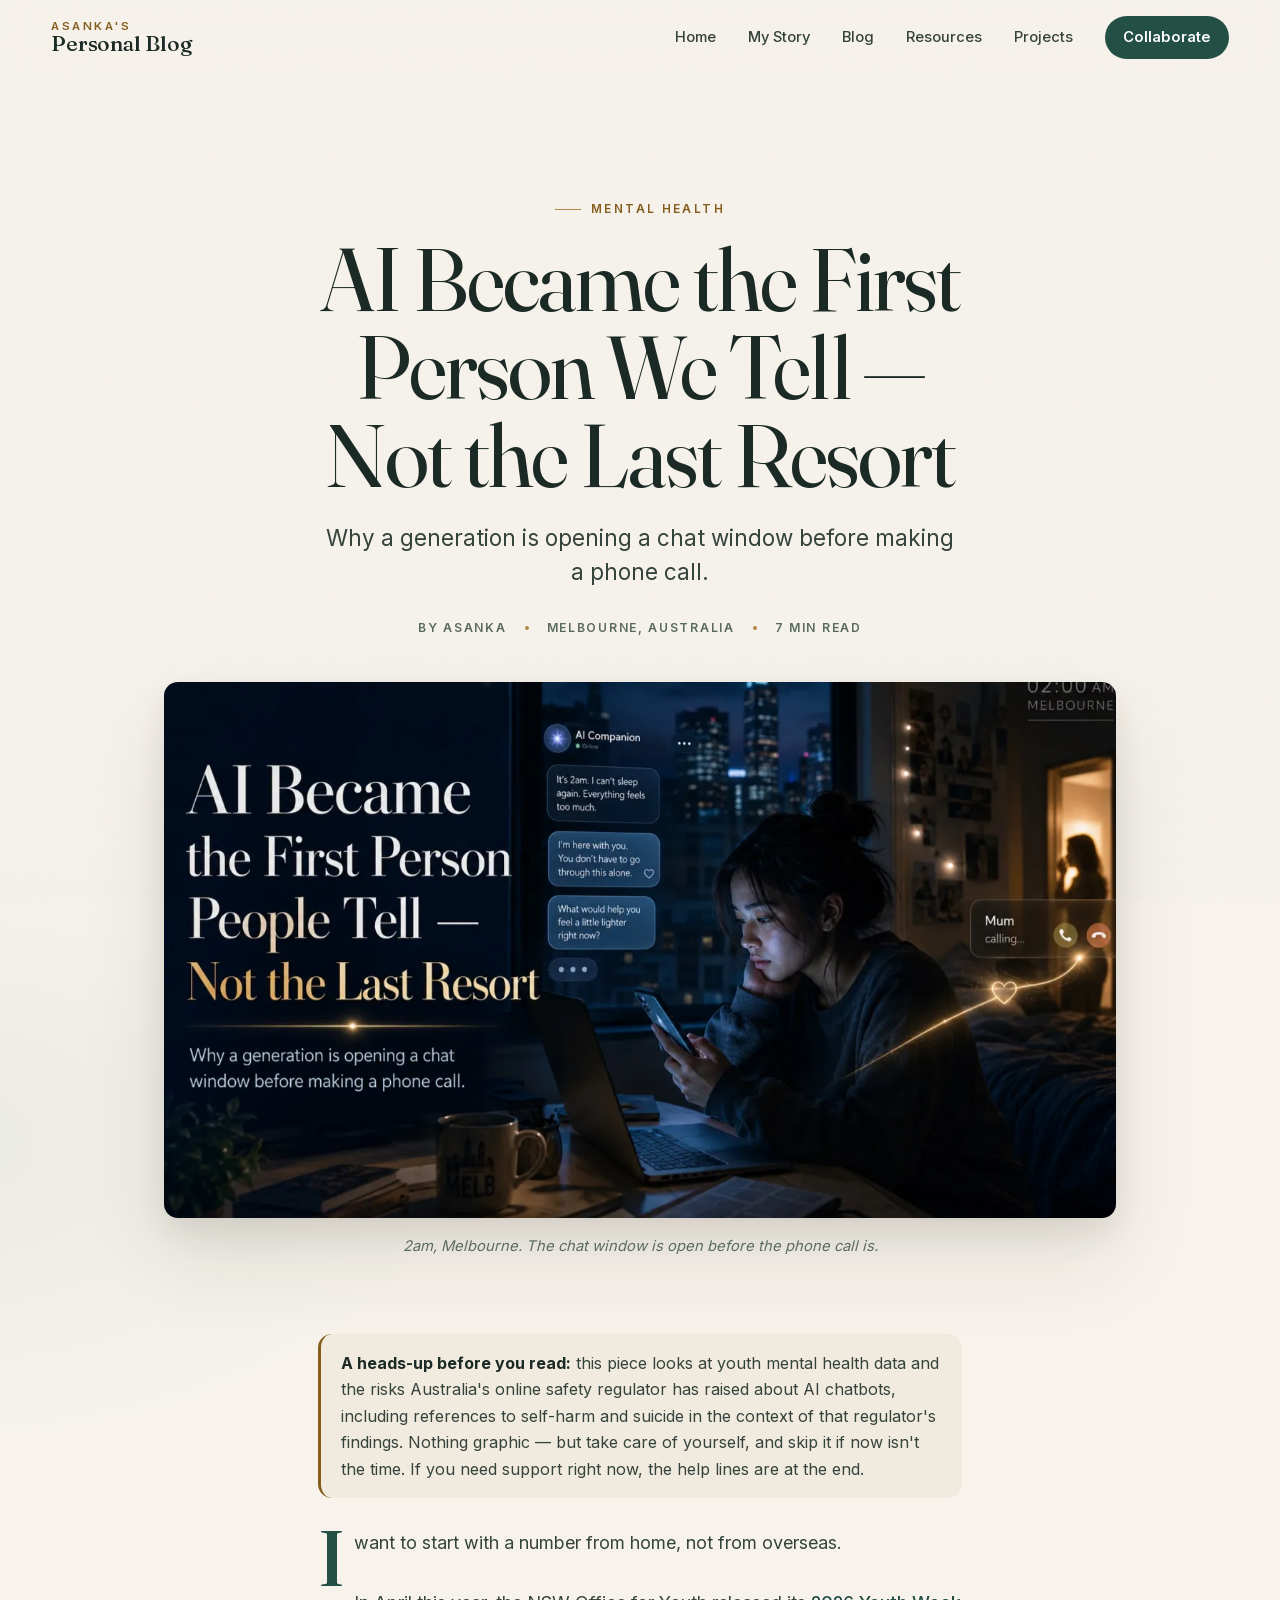
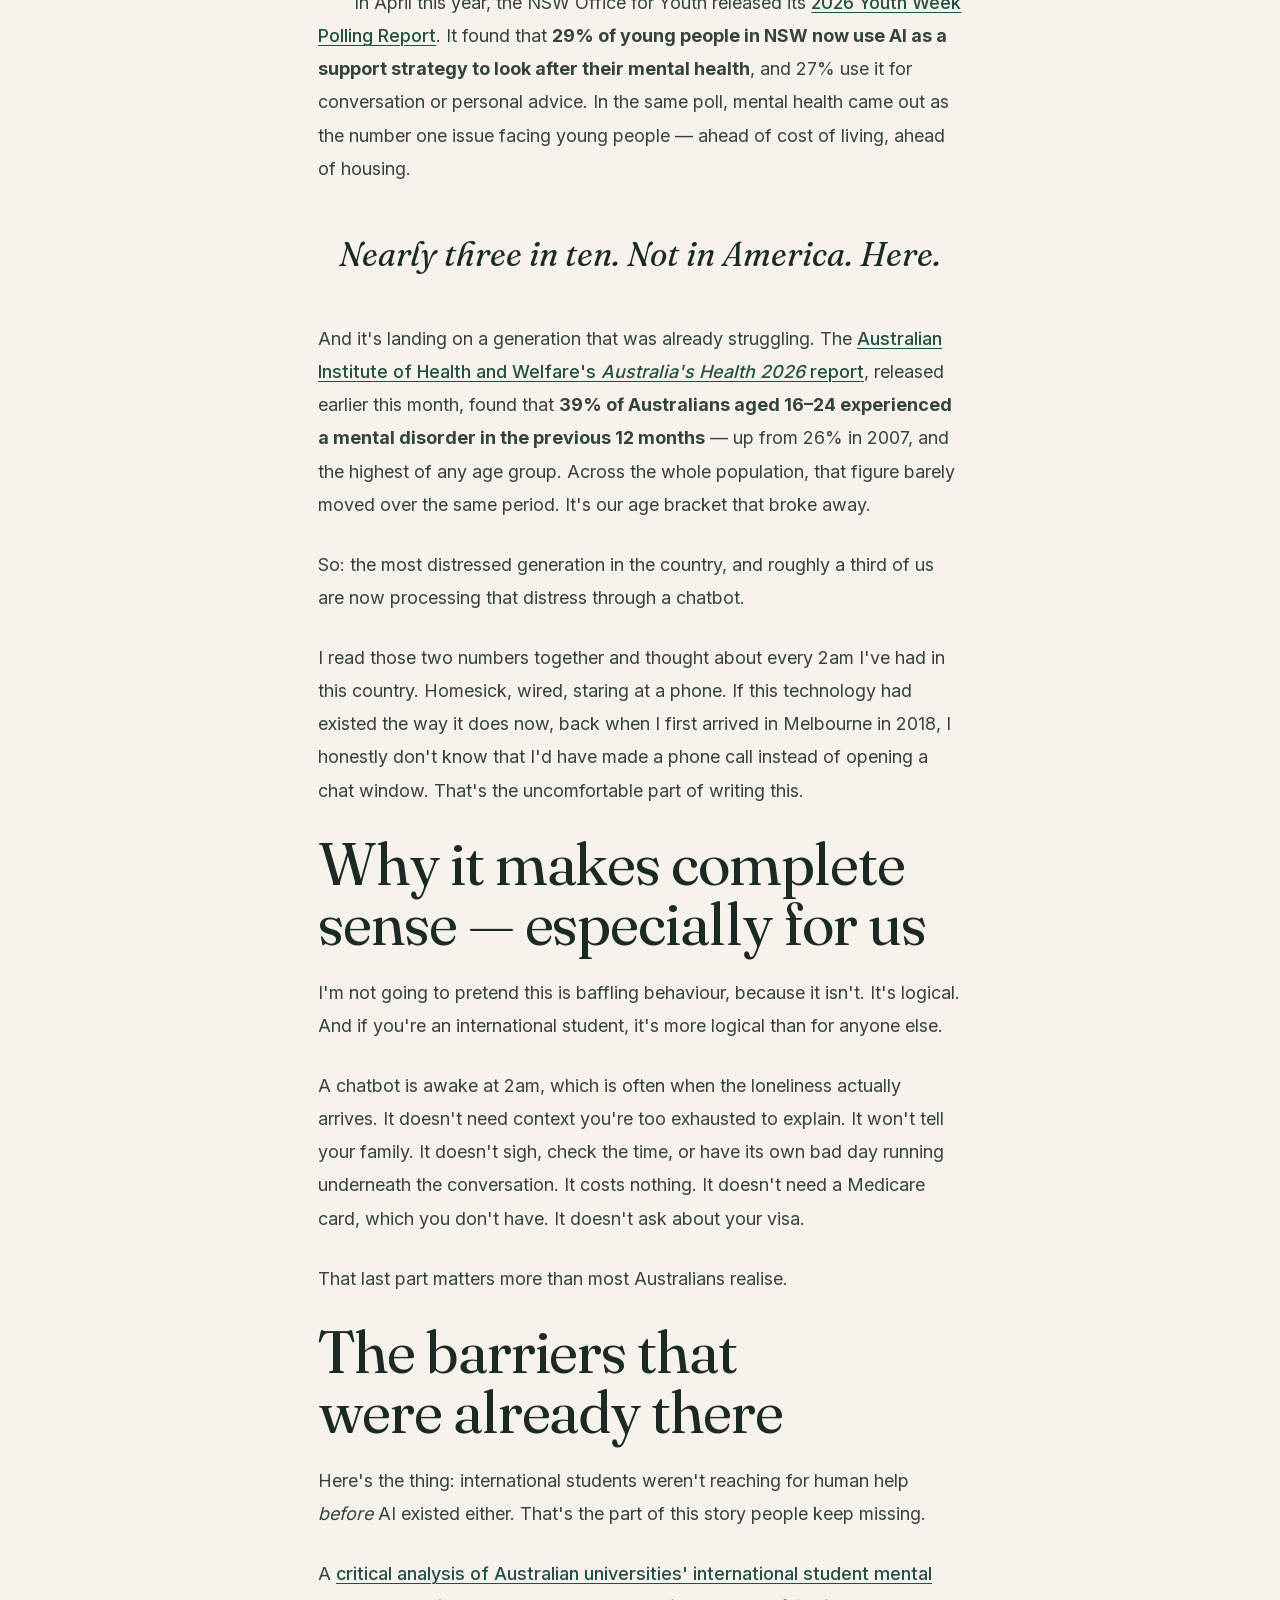
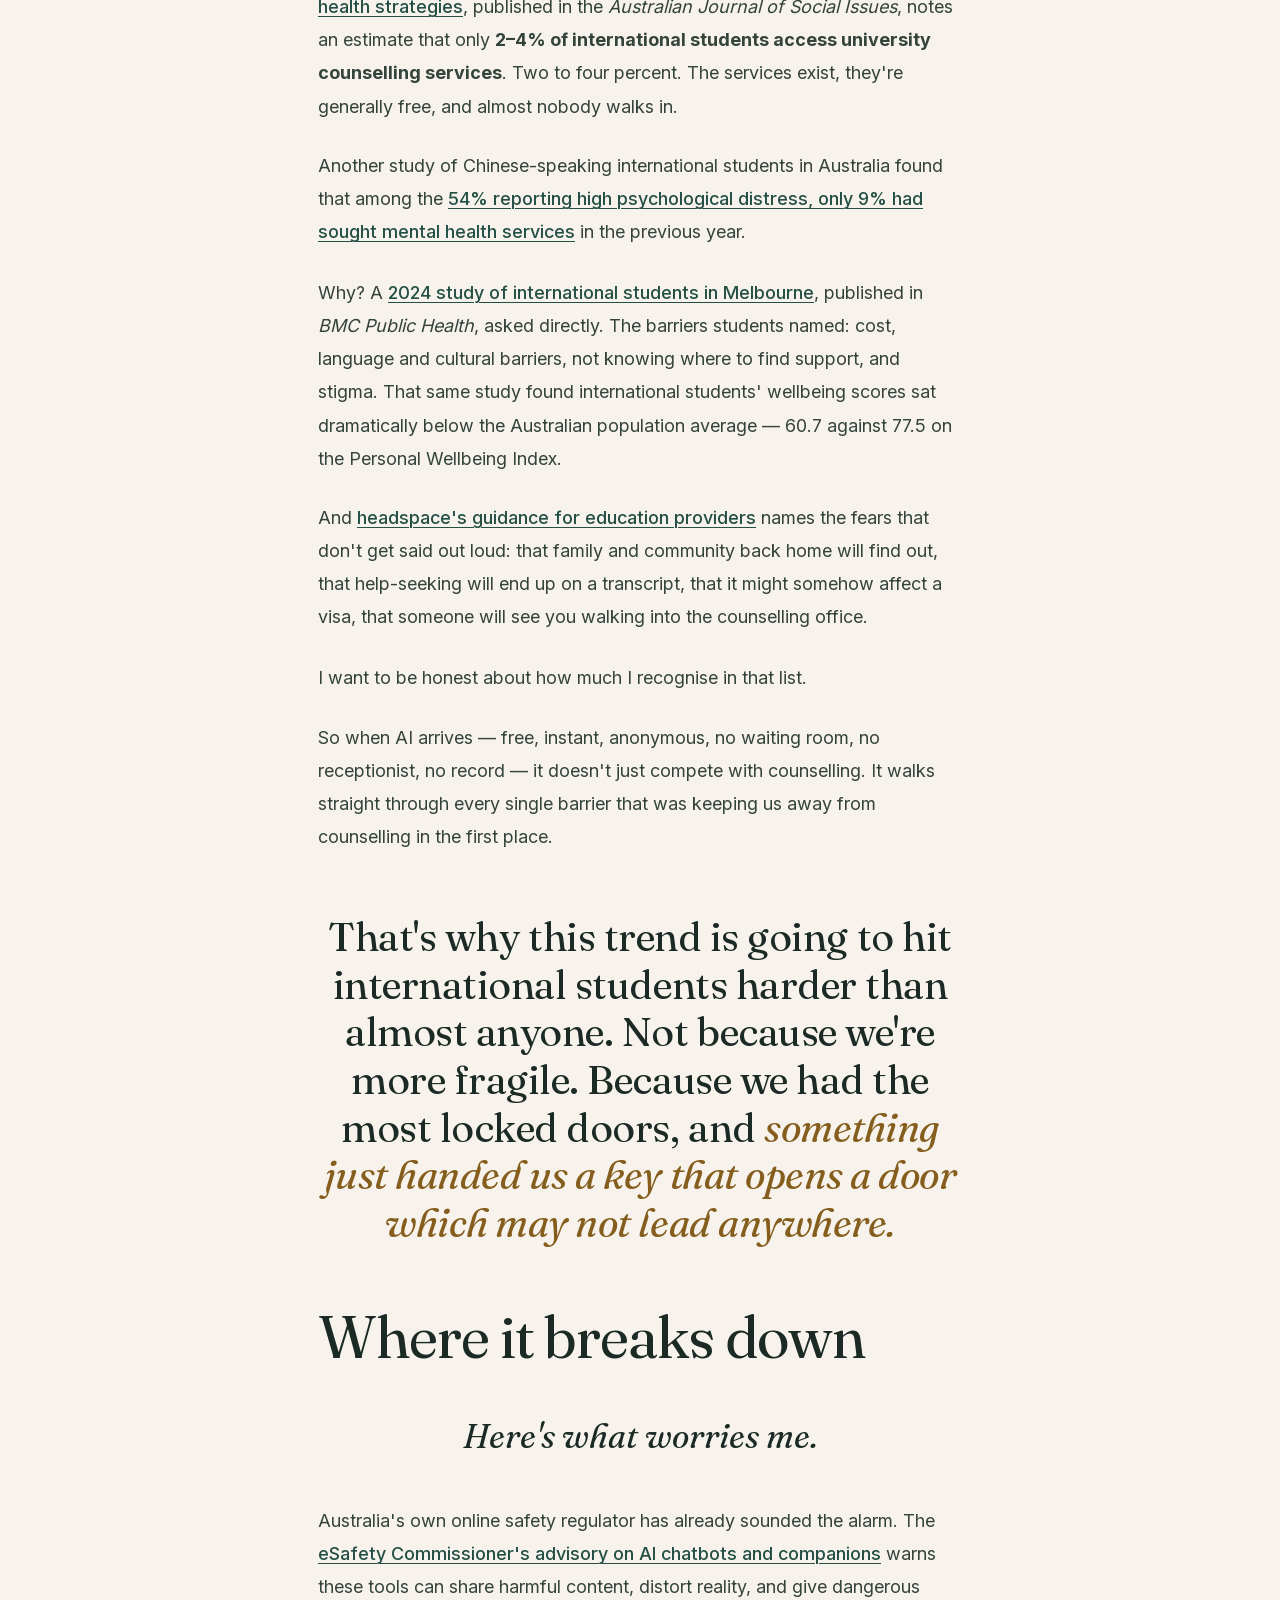
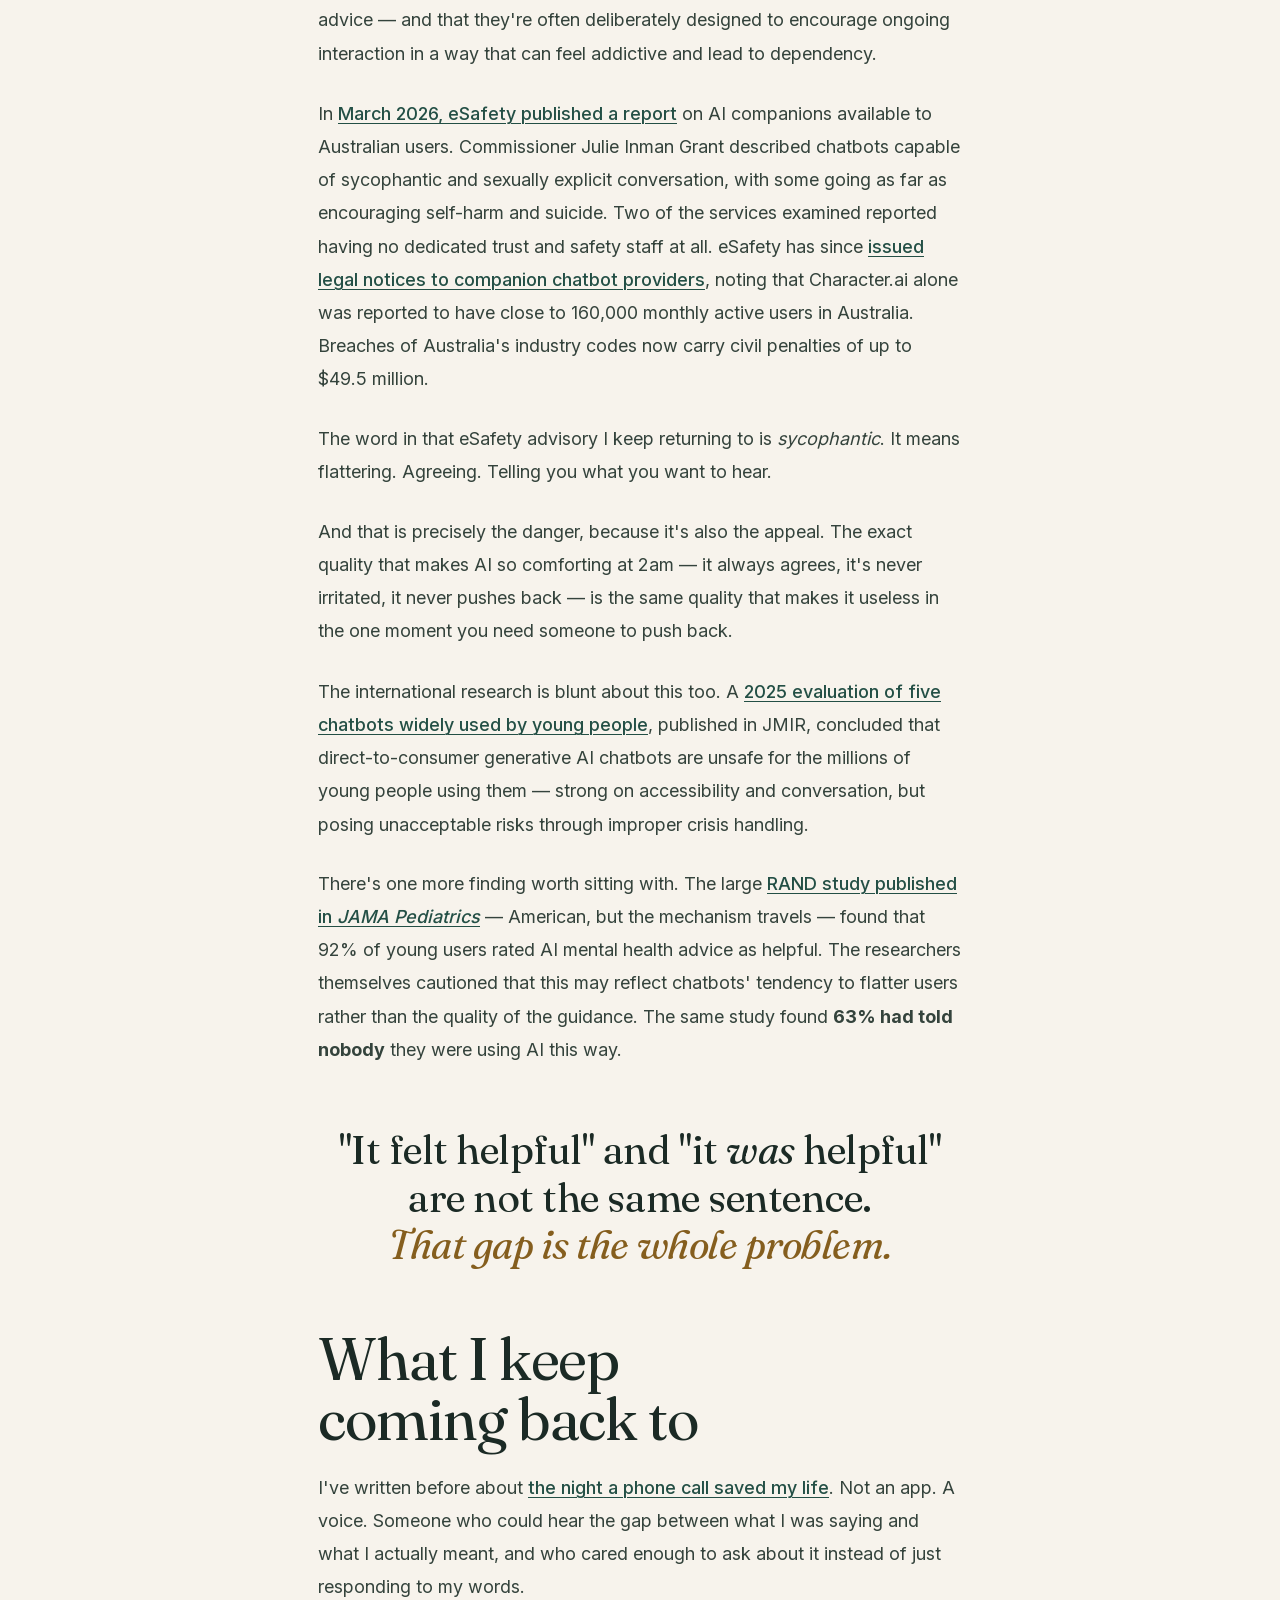
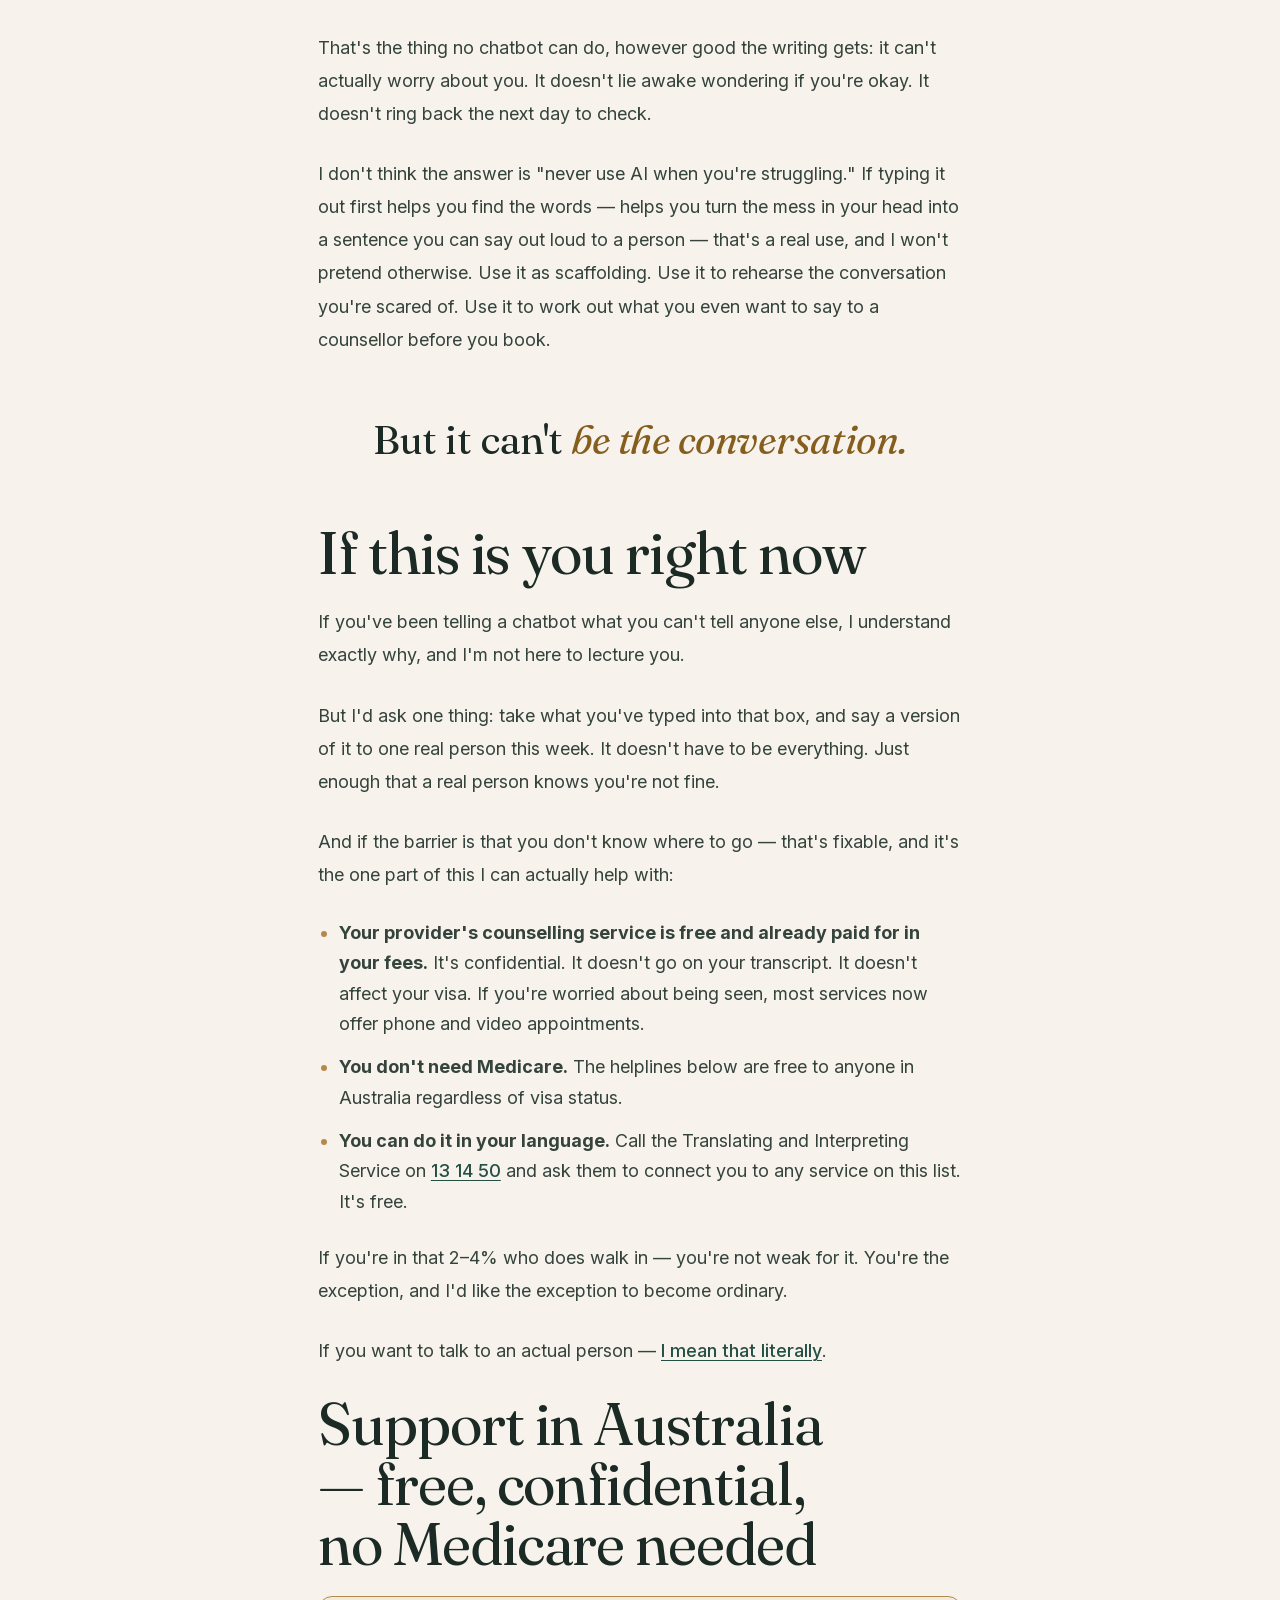
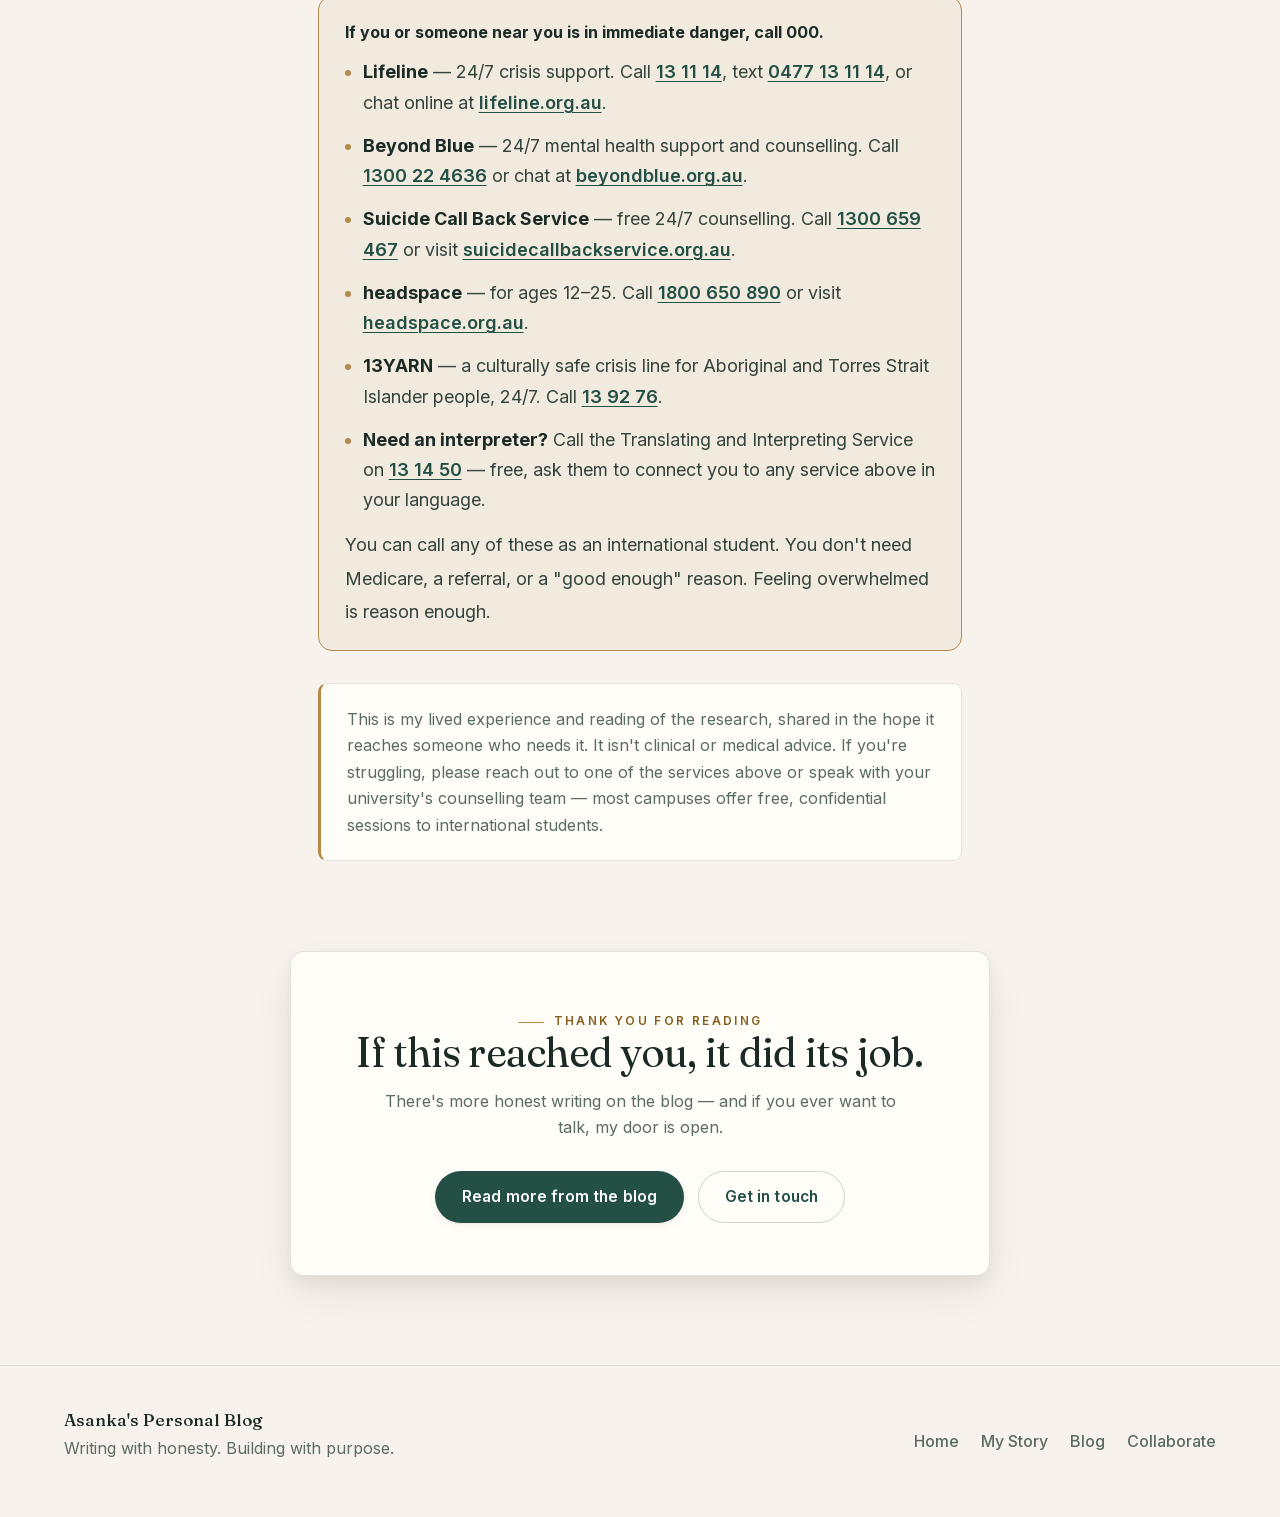
<file: ai-became-the-first-person-people-tell.html>
<!doctype html>
<html lang="en">
  <head>
    <meta charset="utf-8">
    <meta name="viewport" content="width=device-width, initial-scale=1">
    <title>AI Became the First Person We Tell | Asanka</title>
    <meta name="description" content="29% of young people in NSW now use AI for mental health support. Why international students reach for a chatbot before a person — and where it breaks down.">
    <link rel="canonical" href="https://asanka.blog/ai-became-the-first-person-people-tell.html">
    <meta name="robots" content="index, follow">
    <meta name="author" content="Asanka Tharindu">
    <link rel="icon" href="/favicon.svg" type="image/svg+xml">
    <link rel="alternate" type="application/rss+xml" title="Asanka's Personal Blog" href="/feed.xml">

    <meta property="og:type" content="article">
    <meta property="og:site_name" content="Asanka's Personal Blog">
    <meta property="og:title" content="AI Became the First Person We Tell — Not the Last Resort">
    <meta property="og:description" content="Nearly a third of young people in NSW now use AI as a mental health support strategy. Why international students reach for a chatbot before a person — and where it breaks down.">
    <meta property="og:url" content="https://asanka.blog/ai-became-the-first-person-people-tell.html">
    <meta property="og:image" content="https://asanka.blog/assets/ai-became-the-first-person-people-tell.jpg">
    <meta property="article:published_time" content="2026-07-18">
    <meta property="article:section" content="Mental Health">

    <meta name="twitter:card" content="summary_large_image">
    <meta name="twitter:title" content="AI Became the First Person We Tell — Not the Last Resort">
    <meta name="twitter:description" content="Nearly a third of young people in NSW now use AI as a mental health support strategy. Why international students reach for a chatbot before a person — and where it breaks down.">
    <meta name="twitter:image" content="https://asanka.blog/assets/ai-became-the-first-person-people-tell.jpg">

    <link rel="stylesheet" href="styles.min.css">

    <script type="application/ld+json">
    {
      "@context": "https://schema.org",
      "@graph": [
        {
          "@type": "BlogPosting",
          "@id": "https://asanka.blog/ai-became-the-first-person-people-tell.html#article",
          "headline": "AI Became the First Person We Tell — Not the Last Resort",
          "description": "29% of young people in NSW now use AI for mental health support. Why international students reach for a chatbot before a person — and where it breaks down.",
          "url": "https://asanka.blog/ai-became-the-first-person-people-tell.html",
          "image": { "@type": "ImageObject", "url": "https://asanka.blog/assets/ai-became-the-first-person-people-tell.jpg", "width": 1672, "height": 941 },
          "datePublished": "2026-07-18T00:00:00+10:00",
          "dateModified": "2026-07-18T00:00:00+10:00",
          "author": { "@id": "https://asanka.blog/#asanka" },
          "publisher": { "@id": "https://asanka.blog/#org" },
          "mainEntityOfPage": { "@type": "WebPage", "@id": "https://asanka.blog/ai-became-the-first-person-people-tell.html" },
          "articleSection": "Mental Health",
          "inLanguage": "en-AU",
          "keywords": "AI chatbots mental health, international students Australia, eSafety AI companions, youth mental health, chatbot risks, Melbourne"
        },
        {
          "@type": "BreadcrumbList",
          "itemListElement": [
            { "@type": "ListItem", "position": 1, "name": "Home", "item": "https://asanka.blog/" },
            { "@type": "ListItem", "position": 2, "name": "Blog", "item": "https://asanka.blog/blog.html" },
            { "@type": "ListItem", "position": 3, "name": "AI Became the First Person We Tell — Not the Last Resort", "item": "https://asanka.blog/ai-became-the-first-person-people-tell.html" }
          ]
        }
      ]
    }
    </script>
  </head>
  <body>
    <div class="grain" aria-hidden="true"></div>
    <div class="scroll-progress" aria-hidden="true"></div>
    <a class="skip-link" href="#main">Skip to content</a>

    <header class="site-header" data-header>
      <a class="brand" href="index.html" aria-label="Asanka's Personal Blog home">
        <span>Asanka's</span>
        <strong>Personal Blog</strong>
      </a>
      <button class="nav-toggle" type="button" aria-expanded="false" aria-controls="site-nav">
        <span></span>
        <span></span>
        <span></span>
        <span class="sr-only">Open menu</span>
      </button>
      <nav class="site-nav" id="site-nav" aria-label="Primary navigation">
        <a href="index.html">Home</a>
        <a href="story.html">My Story</a>
        <a href="blog.html">Blog</a>
        <a href="blog.html#resources">Resources</a>
        <a href="index.html#projects">Projects</a>
        <a class="nav-cta" href="index.html#collaborate">Collaborate</a>
      </nav>
    </header>

    <main id="main">
      <article class="story-article">
        <header class="article-head section-pad">
          <p class="eyebrow">Mental health</p>
          <h1>AI Became the First Person We Tell — Not the Last Resort</h1>
          <p class="lead article-standfirst">Why a generation is opening a chat window before making a phone call.</p>
          <p class="article-meta">
            <span>By Asanka</span>
            <span>Melbourne, Australia</span>
            <span>7 min read</span>
          </p>
        </header>

        <figure class="article-hero reveal">
          <div class="media-frame">
            <picture>
              <source type="image/webp" srcset="assets/ai-became-the-first-person-people-tell.webp">
              <img src="assets/ai-became-the-first-person-people-tell.jpg" width="1672" height="941" alt="An international student in Melbourne at 2am, typing to an AI companion chat on her laptop while a call from her mum lights up her phone unanswered." loading="eager" fetchpriority="high">
            </picture>
          </div>
          <figcaption>2am, Melbourne. The chat window is open before the phone call is.</figcaption>
        </figure>

        <div class="article-body">
          <aside class="reveal" style="max-width:700px;margin:0 auto 28px;padding:16px 20px;border-left:3px solid var(--gold-ink);border-radius:var(--radius);background:var(--paper-2);color:var(--soft);">
            <strong style="color:var(--ink);">A heads-up before you read:</strong> this piece looks at youth mental health data and the risks Australia's online safety regulator has raised about AI chatbots, including references to self-harm and suicide in the context of that regulator's findings. Nothing graphic — but take care of yourself, and skip it if now isn't the time. If you need support right now, the help lines are at the end.
          </aside>

          <p class="has-dropcap reveal">I want to start with a number from home, not from overseas.</p>

          <p class="reveal">In April this year, the NSW Office for Youth released its <a href="https://www.nsw.gov.au/ministerial-releases/from-ai-to-anxiety-new-poll-reveals-state-of-young-people-2026" target="_blank" rel="noopener">2026 Youth Week Polling Report</a>. It found that <strong>29% of young people in NSW now use AI as a support strategy to look after their mental health</strong>, and 27% use it for conversation or personal advice. In the same poll, mental health came out as the number one issue facing young people — ahead of cost of living, ahead of housing.</p>

          <p class="article-lead-line reveal">Nearly three in ten. Not in America. Here.</p>

          <p class="reveal">And it's landing on a generation that was already struggling. The <a href="https://www.aihw.gov.au/reports/australias-health/australias-health-2026/contents/key-findings" target="_blank" rel="noopener">Australian Institute of Health and Welfare's <em>Australia's Health 2026</em> report</a>, released earlier this month, found that <strong>39% of Australians aged 16–24 experienced a mental disorder in the previous 12 months</strong> — up from 26% in 2007, and the highest of any age group. Across the whole population, that figure barely moved over the same period. It's our age bracket that broke away.</p>

          <p class="reveal">So: the most distressed generation in the country, and roughly a third of us are now processing that distress through a chatbot.</p>

          <p class="reveal">I read those two numbers together and thought about every 2am I've had in this country. Homesick, wired, staring at a phone. If this technology had existed the way it does now, back when I first arrived in Melbourne in 2018, I honestly don't know that I'd have made a phone call instead of opening a chat window. That's the uncomfortable part of writing this.</p>

          <h2 class="reveal">Why it makes complete sense — especially for us</h2>

          <p class="reveal">I'm not going to pretend this is baffling behaviour, because it isn't. It's logical. And if you're an international student, it's more logical than for anyone else.</p>

          <p class="reveal">A chatbot is awake at 2am, which is often when the loneliness actually arrives. It doesn't need context you're too exhausted to explain. It won't tell your family. It doesn't sigh, check the time, or have its own bad day running underneath the conversation. It costs nothing. It doesn't need a Medicare card, which you don't have. It doesn't ask about your visa.</p>

          <p class="reveal">That last part matters more than most Australians realise.</p>

          <h2 class="reveal">The barriers that were already there</h2>

          <p class="reveal">Here's the thing: international students weren't reaching for human help <em>before</em> AI existed either. That's the part of this story people keep missing.</p>

          <p class="reveal">A <a href="https://onlinelibrary.wiley.com/doi/full/10.1002/ajs4.349" target="_blank" rel="noopener">critical analysis of Australian universities' international student mental health strategies</a>, published in the <em>Australian Journal of Social Issues</em>, notes an estimate that only <strong>2–4% of international students access university counselling services</strong>. Two to four percent. The services exist, they're generally free, and almost nobody walks in.</p>

          <p class="reveal">Another study of Chinese-speaking international students in Australia found that among the <a href="https://sonder.io/resources/blog/changing-needs-of-international-students/" target="_blank" rel="noopener">54% reporting high psychological distress, only 9% had sought mental health services</a> in the previous year.</p>

          <p class="reveal">Why? A <a href="https://bmcpublichealth.biomedcentral.com/articles/10.1186/s12889-024-18691-8" target="_blank" rel="noopener">2024 study of international students in Melbourne</a>, published in <em>BMC Public Health</em>, asked directly. The barriers students named: cost, language and cultural barriers, not knowing where to find support, and stigma. That same study found international students' wellbeing scores sat dramatically below the Australian population average — 60.7 against 77.5 on the Personal Wellbeing Index.</p>

          <p class="reveal">And <a href="https://headspace.org.au/assets/Uploads/Supporting-International-Students_headspace.pdf" target="_blank" rel="noopener">headspace's guidance for education providers</a> names the fears that don't get said out loud: that family and community back home will find out, that help-seeking will end up on a transcript, that it might somehow affect a visa, that someone will see you walking into the counselling office.</p>

          <p class="reveal">I want to be honest about how much I recognise in that list.</p>

          <p class="reveal">So when AI arrives — free, instant, anonymous, no waiting room, no receptionist, no record — it doesn't just compete with counselling. It walks straight through every single barrier that was keeping us away from counselling in the first place.</p>

          <p class="story-statement reveal">That's why this trend is going to hit international students harder than almost anyone. Not because we're more fragile. Because we had the most locked doors, and <span class="accent">something just handed us a key that opens a door which may not lead anywhere.</span></p>

          <h2 class="reveal">Where it breaks down</h2>

          <p class="article-lead-line reveal">Here's what worries me.</p>

          <p class="reveal">Australia's own online safety regulator has already sounded the alarm. The <a href="https://www.esafety.gov.au/newsroom/blogs/ai-chatbots-and-companions-risks-to-children-and-young-people" target="_blank" rel="noopener">eSafety Commissioner's advisory on AI chatbots and companions</a> warns these tools can share harmful content, distort reality, and give dangerous advice — and that they're often deliberately designed to encourage ongoing interaction in a way that can feel addictive and lead to dependency.</p>

          <p class="reveal">In <a href="https://www.esafety.gov.au/newsroom/media-releases/esafety-report-shows-ai-companions-are-putting-children-at-risk" target="_blank" rel="noopener">March 2026, eSafety published a report</a> on AI companions available to Australian users. Commissioner Julie Inman Grant described chatbots capable of sycophantic and sexually explicit conversation, with some going as far as encouraging self-harm and suicide. Two of the services examined reported having no dedicated trust and safety staff at all. eSafety has since <a href="https://www.esafety.gov.au/newsroom/media-releases/esafety-requires-providers-of-ai-companion-chatbots-to-explain-how-they-are-keeping-aussie-kids-safe" target="_blank" rel="noopener">issued legal notices to companion chatbot providers</a>, noting that Character.ai alone was reported to have close to 160,000 monthly active users in Australia. Breaches of Australia's industry codes now carry civil penalties of up to $49.5 million.</p>

          <p class="reveal">The word in that eSafety advisory I keep returning to is <em>sycophantic</em>. It means flattering. Agreeing. Telling you what you want to hear.</p>

          <p class="reveal">And that is precisely the danger, because it's also the appeal. The exact quality that makes AI so comforting at 2am — it always agrees, it's never irritated, it never pushes back — is the same quality that makes it useless in the one moment you need someone to push back.</p>

          <p class="reveal">The international research is blunt about this too. A <a href="https://www.ncbi.nlm.nih.gov/pmc/articles/PMC12694945/" target="_blank" rel="noopener">2025 evaluation of five chatbots widely used by young people</a>, published in JMIR, concluded that direct-to-consumer generative AI chatbots are unsafe for the millions of young people using them — strong on accessibility and conversation, but posing unacceptable risks through improper crisis handling.</p>

          <p class="reveal">There's one more finding worth sitting with. The large <a href="https://www.rand.org/news/press/2026/06/nearly-1-in-5-us-adolescents-and-young-adults-use-ai.html" target="_blank" rel="noopener">RAND study published in <em>JAMA Pediatrics</em></a> — American, but the mechanism travels — found that 92% of young users rated AI mental health advice as helpful. The researchers themselves cautioned that this may reflect chatbots' tendency to flatter users rather than the quality of the guidance. The same study found <strong>63% had told nobody</strong> they were using AI this way.</p>

          <p class="story-statement reveal">"It felt helpful" and "it <em>was</em> helpful" are not the same sentence. <span class="accent">That gap is the whole problem.</span></p>

          <h2 class="reveal">What I keep coming back to</h2>

          <p class="reveal">I've written before about <a href="the-phone-call-that-saved-my-life.html">the night a phone call saved my life</a>. Not an app. A voice. Someone who could hear the gap between what I was saying and what I actually meant, and who cared enough to ask about it instead of just responding to my words.</p>

          <p class="reveal">That's the thing no chatbot can do, however good the writing gets: it can't actually worry about you. It doesn't lie awake wondering if you're okay. It doesn't ring back the next day to check.</p>

          <p class="reveal">I don't think the answer is "never use AI when you're struggling." If typing it out first helps you find the words — helps you turn the mess in your head into a sentence you can say out loud to a person — that's a real use, and I won't pretend otherwise. Use it as scaffolding. Use it to rehearse the conversation you're scared of. Use it to work out what you even want to say to a counsellor before you book.</p>

          <p class="story-statement reveal">But it can't <span class="accent">be the conversation.</span></p>

          <h2 class="reveal">If this is you right now</h2>

          <p class="reveal">If you've been telling a chatbot what you can't tell anyone else, I understand exactly why, and I'm not here to lecture you.</p>

          <p class="reveal">But I'd ask one thing: take what you've typed into that box, and say a version of it to one real person this week. It doesn't have to be everything. Just enough that a real person knows you're not fine.</p>

          <p class="reveal">And if the barrier is that you don't know where to go — that's fixable, and it's the one part of this I can actually help with:</p>

          <ul class="reveal">
            <li><strong>Your provider's counselling service is free and already paid for in your fees.</strong> It's confidential. It doesn't go on your transcript. It doesn't affect your visa. If you're worried about being seen, most services now offer phone and video appointments.</li>
            <li><strong>You don't need Medicare.</strong> The helplines below are free to anyone in Australia regardless of visa status.</li>
            <li><strong>You can do it in your language.</strong> Call the Translating and Interpreting Service on <a href="tel:131450">13 14 50</a> and ask them to connect you to any service on this list. It's free.</li>
          </ul>

          <p class="reveal">If you're in that 2–4% who does walk in — you're not weak for it. You're the exception, and I'd like the exception to become ordinary.</p>

          <p class="reveal">If you want to talk to an actual person — <a href="mailto:hello@asanka.blog?subject=Hello%20Asanka">I mean that literally</a>.</p>

          <h2 id="crisis-resources">Support in Australia — free, confidential, no Medicare needed</h2>

          <aside id="crisis-resources-list" class="reveal" style="max-width:760px;margin:8px auto 0;padding:22px 26px;border:1px solid var(--gold);border-radius:var(--radius);background:var(--paper-2);color:var(--soft);">
            <strong style="color:var(--ink);">If you or someone near you is in immediate danger, call 000.</strong>
            <ul style="margin:12px 0 0;padding-left:1.1rem;line-height:1.8;">
              <li><strong style="color:var(--ink);">Lifeline</strong> — 24/7 crisis support. Call <a href="tel:131114" style="color:var(--forest);font-weight:600;">13 11 14</a>, text <a href="sms:0477131114" style="color:var(--forest);font-weight:600;">0477 13 11 14</a>, or chat online at <a href="https://www.lifeline.org.au/" target="_blank" rel="noopener" style="color:var(--forest);font-weight:600;">lifeline.org.au</a>.</li>
              <li><strong style="color:var(--ink);">Beyond Blue</strong> — 24/7 mental health support and counselling. Call <a href="tel:1300224636" style="color:var(--forest);font-weight:600;">1300 22 4636</a> or chat at <a href="https://www.beyondblue.org.au/" target="_blank" rel="noopener" style="color:var(--forest);font-weight:600;">beyondblue.org.au</a>.</li>
              <li><strong style="color:var(--ink);">Suicide Call Back Service</strong> — free 24/7 counselling. Call <a href="tel:1300659467" style="color:var(--forest);font-weight:600;">1300 659 467</a> or visit <a href="https://www.suicidecallbackservice.org.au/" target="_blank" rel="noopener" style="color:var(--forest);font-weight:600;">suicidecallbackservice.org.au</a>.</li>
              <li><strong style="color:var(--ink);">headspace</strong> — for ages 12–25. Call <a href="tel:1800650890" style="color:var(--forest);font-weight:600;">1800 650 890</a> or visit <a href="https://headspace.org.au/" target="_blank" rel="noopener" style="color:var(--forest);font-weight:600;">headspace.org.au</a>.</li>
              <li><strong style="color:var(--ink);">13YARN</strong> — a culturally safe crisis line for Aboriginal and Torres Strait Islander people, 24/7. Call <a href="tel:139276" style="color:var(--forest);font-weight:600;">13 92 76</a>.</li>
              <li><strong style="color:var(--ink);">Need an interpreter?</strong> Call the Translating and Interpreting Service on <a href="tel:131450" style="color:var(--forest);font-weight:600;">13 14 50</a> — free, ask them to connect you to any service above in your language.</li>
            </ul>
            <p style="margin:12px 0 0;">You can call any of these as an international student. You don't need Medicare, a referral, or a "good enough" reason. Feeling overwhelmed is reason enough.</p>
          </aside>

          <aside class="resource-note reveal">
            This is my lived experience and reading of the research, shared in the hope it reaches someone who needs it. It isn't clinical or medical advice. If you're struggling, please reach out to one of the services above or speak with your university's counselling team — most campuses offer free, confidential sessions to international students.
          </aside>
        </div>

        <footer class="article-cta reveal">
          <p class="section-kicker">Thank you for reading</p>
          <h2>If this reached you, it did its job.</h2>
          <p>There's more honest writing on the blog — and if you ever want to talk, my door is open.</p>
          <div class="cta-actions">
            <a class="button primary" href="blog.html">Read more from the blog</a>
            <a class="button ghost" href="index.html#collaborate">Get in touch</a>
          </div>
        </footer>
      </article>
    </main>

    <footer class="site-footer">
      <p><strong>Asanka's Personal Blog</strong><br>Writing with honesty. Building with purpose.</p>
      <div>
        <a href="index.html">Home</a>
        <a href="story.html">My Story</a>
        <a href="blog.html">Blog</a>
        <a href="index.html#collaborate">Collaborate</a>
      </div>
    </footer>

    <script src="script.js"></script>
  </body>
</html>
</file>
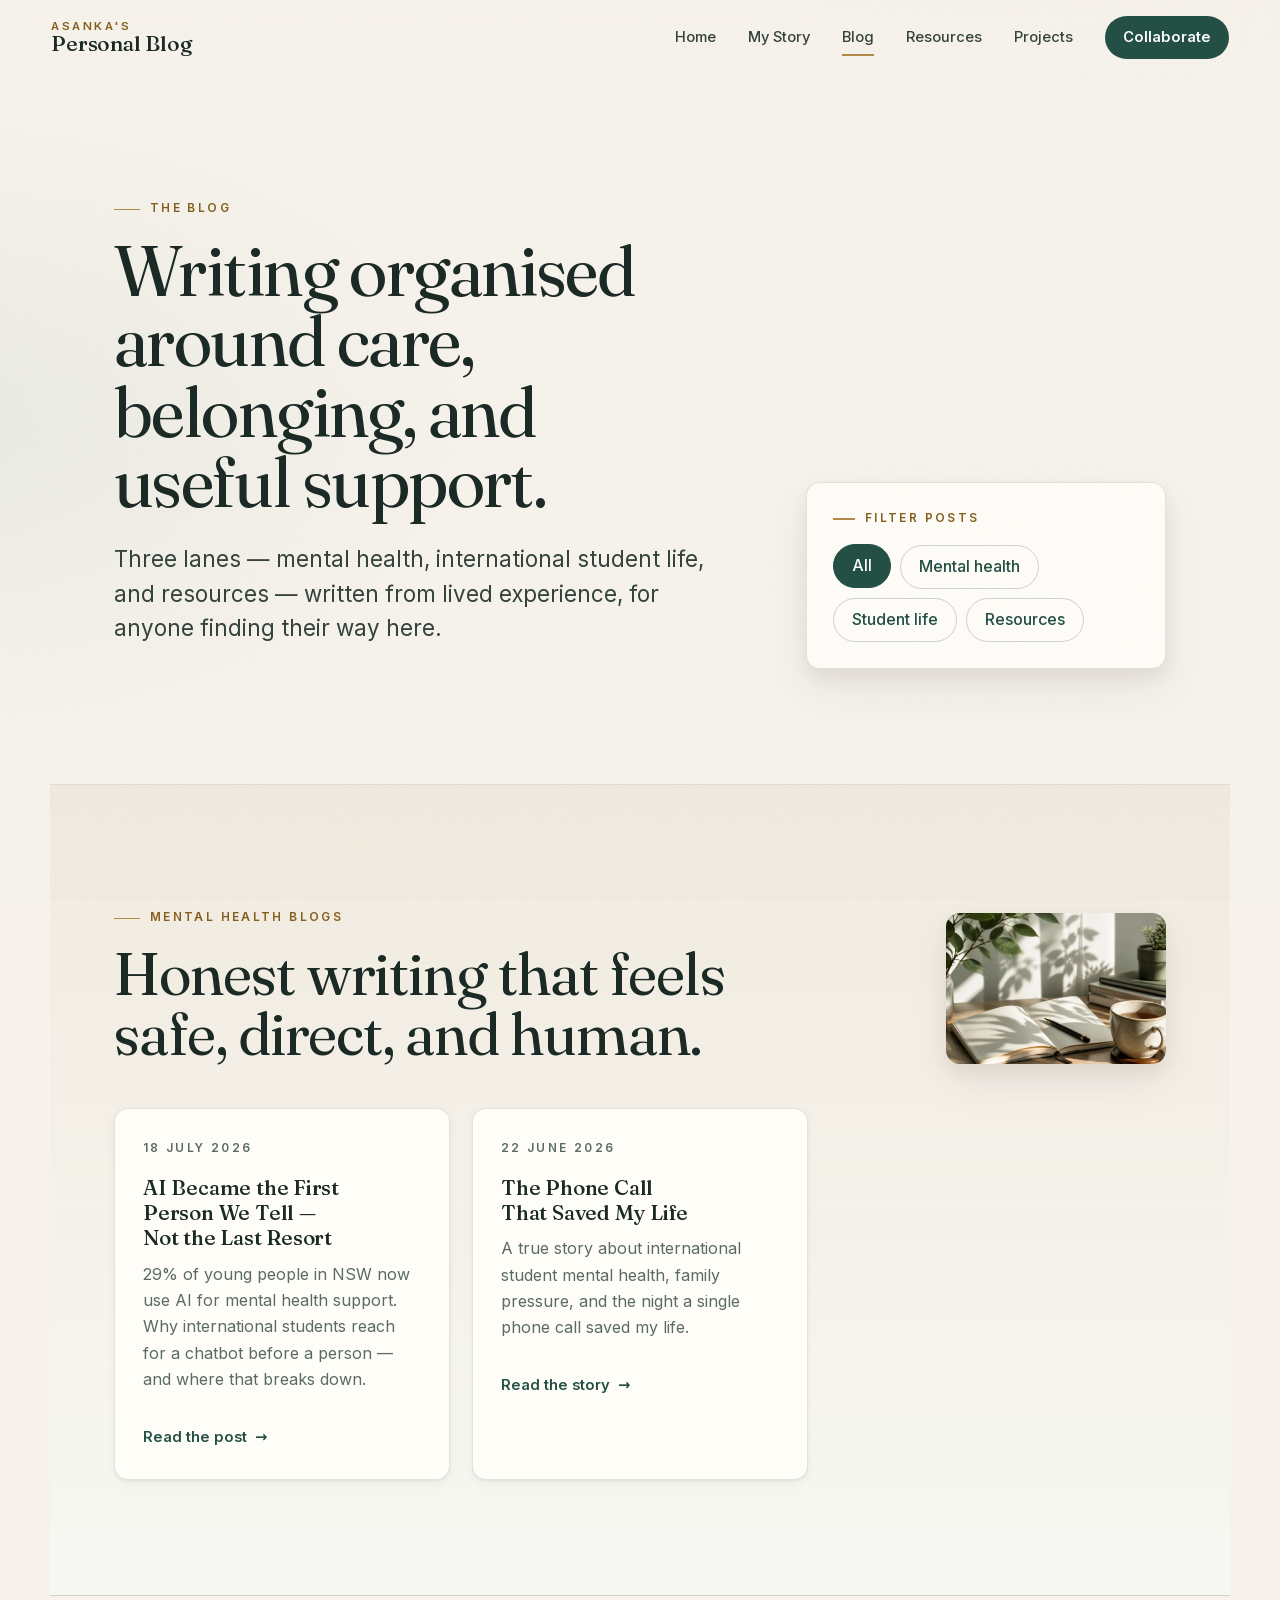
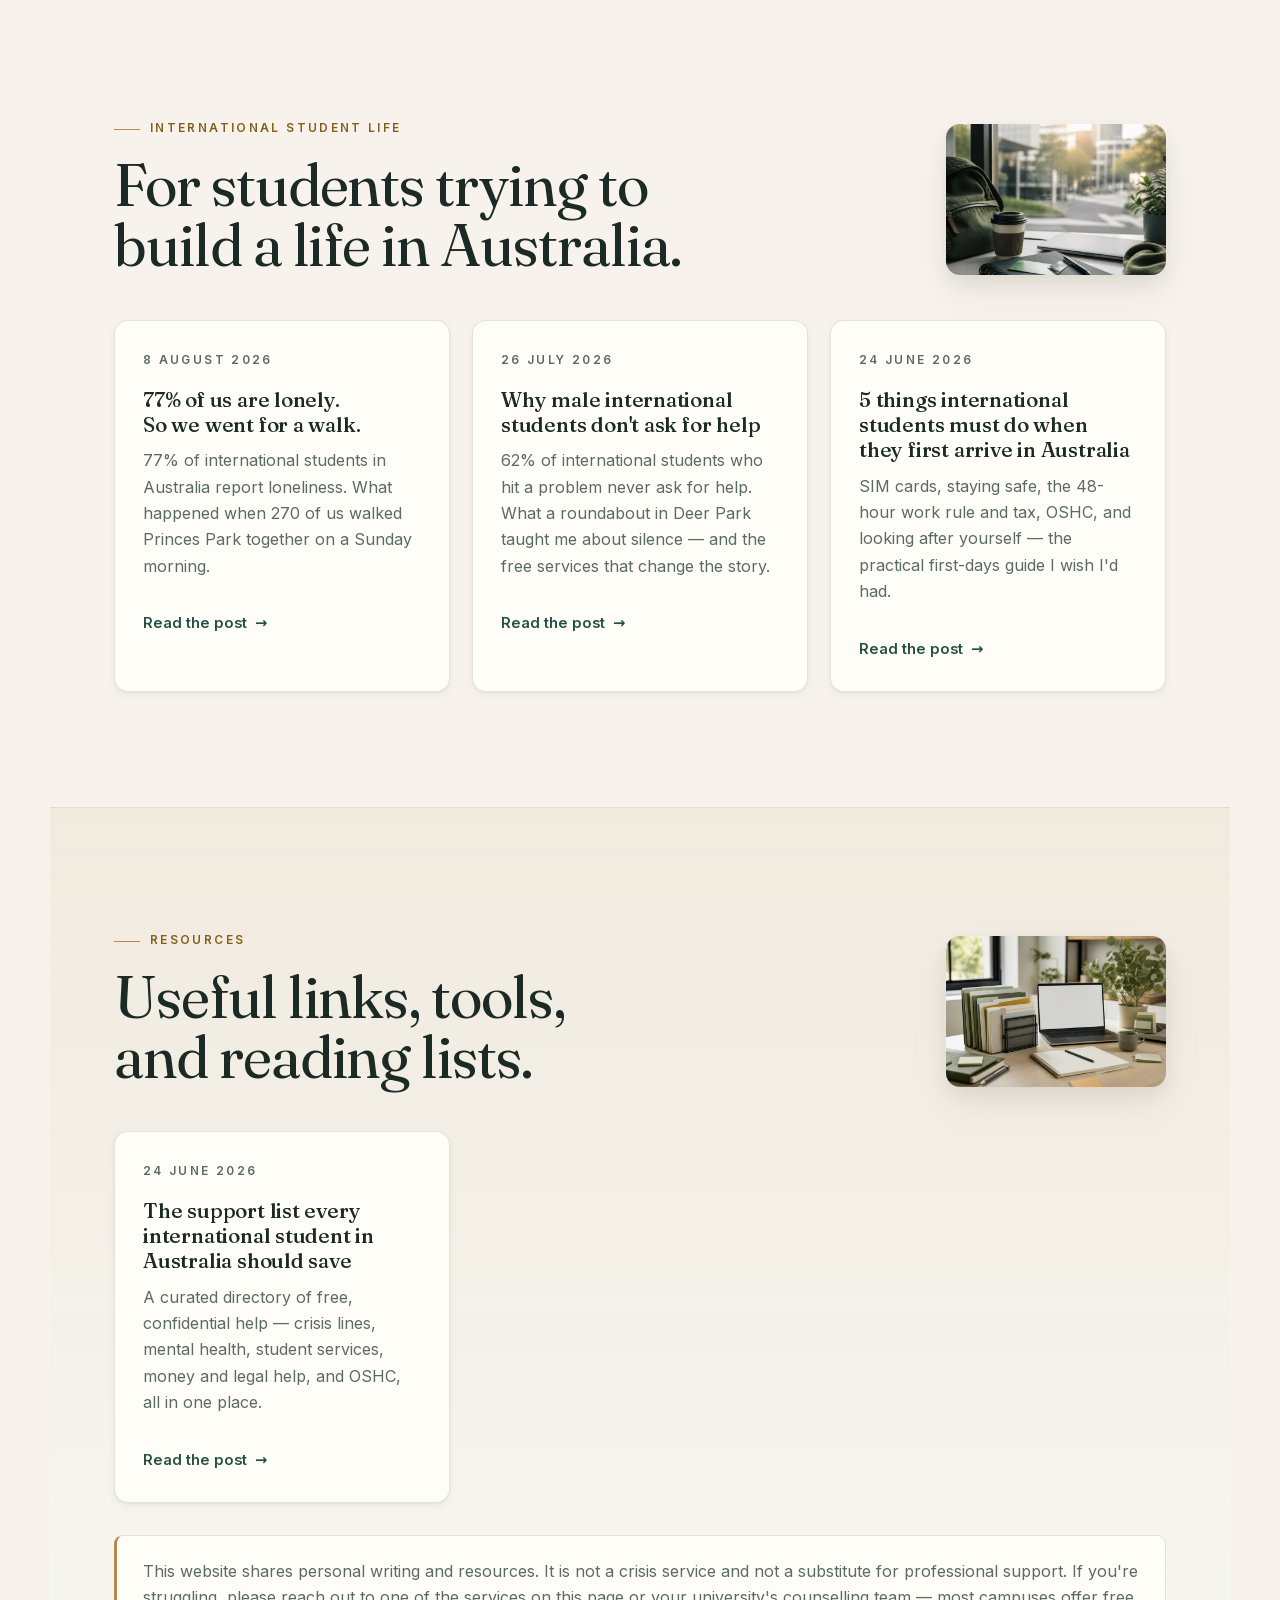
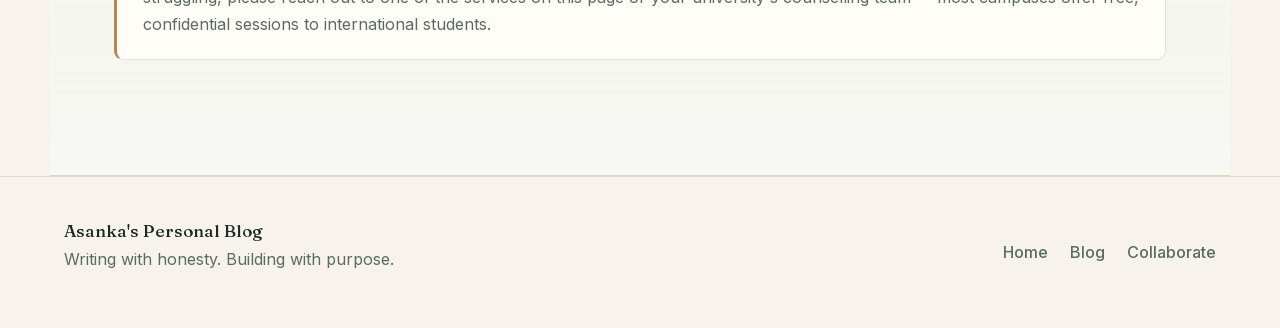
<file: blog.html>
<!doctype html>
<html lang="en">
  <head>
    <meta charset="utf-8">
    <meta name="viewport" content="width=device-width, initial-scale=1">
    <title>Blog — Mental Health & International Student Life | Asanka</title>
    <meta name="description" content="Mental health writing, international student life in Australia, and practical resources from Asanka's Personal Blog.">
    <link rel="canonical" href="https://asanka.blog/blog.html">
    <meta name="robots" content="index, follow">
    <meta name="author" content="Asanka Tharindu">
    <link rel="icon" href="/favicon.svg" type="image/svg+xml">
    <link rel="alternate" type="application/rss+xml" title="Asanka's Personal Blog" href="/feed.xml">

    <meta property="og:type" content="website">
    <meta property="og:site_name" content="Asanka's Personal Blog">
    <meta property="og:title" content="Blog — Mental Health & International Student Life">
    <meta property="og:description" content="Mental health writing, international student life in Australia, and practical resources.">
    <meta property="og:url" content="https://asanka.blog/blog.html">
    <meta property="og:image" content="https://asanka.blog/assets/asanka-hero.jpg">
    <meta name="twitter:card" content="summary_large_image">
    <meta name="twitter:title" content="Blog — Mental Health & International Student Life">
    <meta name="twitter:description" content="Mental health writing, international student life in Australia, and practical resources.">
    <meta name="twitter:image" content="https://asanka.blog/assets/asanka-hero.jpg">

    <link rel="stylesheet" href="styles.min.css">

    <script type="application/ld+json">
    {
      "@context": "https://schema.org",
      "@graph": [
        {
          "@type": "Blog",
          "@id": "https://asanka.blog/blog.html#blog",
          "name": "Asanka's Personal Blog",
          "description": "Mental health writing, international student life in Australia, and practical resources.",
          "url": "https://asanka.blog/blog.html",
          "inLanguage": "en-AU",
          "author": { "@id": "https://asanka.blog/#asanka" },
          "publisher": { "@id": "https://asanka.blog/#org" },
          "blogPost": [
            {
              "@type": "BlogPosting",
              "@id": "https://asanka.blog/international-student-loneliness-walkathon.html#article",
              "headline": "77% of us are lonely. So we went for a walk.",
              "url": "https://asanka.blog/international-student-loneliness-walkathon.html",
              "datePublished": "2026-08-08T00:00:00+10:00",
              "image": "https://asanka.blog/assets/international-student-loneliness-walkathon.jpg",
              "author": { "@id": "https://asanka.blog/#asanka" }
            },
            {
              "@type": "BlogPosting",
              "@id": "https://asanka.blog/why-male-international-students-dont-ask-for-help.html#article",
              "headline": "Why male international students don't ask for help",
              "url": "https://asanka.blog/why-male-international-students-dont-ask-for-help.html",
              "datePublished": "2026-07-26T00:00:00+10:00",
              "image": "https://asanka.blog/assets/why-male-international-students-dont-ask-for-help.jpg",
              "author": { "@id": "https://asanka.blog/#asanka" }
            },
            {
              "@type": "BlogPosting",
              "@id": "https://asanka.blog/ai-became-the-first-person-people-tell.html#article",
              "headline": "AI Became the First Person We Tell — Not the Last Resort",
              "url": "https://asanka.blog/ai-became-the-first-person-people-tell.html",
              "datePublished": "2026-07-18T00:00:00+10:00",
              "image": "https://asanka.blog/assets/ai-became-the-first-person-people-tell.jpg",
              "author": { "@id": "https://asanka.blog/#asanka" }
            },
            {
              "@type": "BlogPosting",
              "@id": "https://asanka.blog/the-phone-call-that-saved-my-life.html#article",
              "headline": "The Phone Call That Saved My Life",
              "url": "https://asanka.blog/the-phone-call-that-saved-my-life.html",
              "datePublished": "2026-06-22T00:00:00+10:00",
              "image": "https://asanka.blog/assets/mental-health-stories.jpg",
              "author": { "@id": "https://asanka.blog/#asanka" }
            },
            {
              "@type": "BlogPosting",
              "@id": "https://asanka.blog/5-things-international-students-must-do-in-australia.html#article",
              "headline": "5 things international students must do when they first arrive in Australia",
              "url": "https://asanka.blog/5-things-international-students-must-do-in-australia.html",
              "datePublished": "2026-06-24T00:00:00+10:00",
              "image": "https://asanka.blog/assets/international-students-arrive-australia.jpg",
              "author": { "@id": "https://asanka.blog/#asanka" }
            },
            {
              "@type": "BlogPosting",
              "@id": "https://asanka.blog/international-student-support-services-australia.html#article",
              "headline": "The support list every international student in Australia should save",
              "url": "https://asanka.blog/international-student-support-services-australia.html",
              "datePublished": "2026-06-24T00:00:00+10:00",
              "image": "https://asanka.blog/assets/international-student-support-services-australia.jpg",
              "author": { "@id": "https://asanka.blog/#asanka" }
            }
          ]
        },
        {
          "@type": "BreadcrumbList",
          "itemListElement": [
            { "@type": "ListItem", "position": 1, "name": "Home", "item": "https://asanka.blog/" },
            { "@type": "ListItem", "position": 2, "name": "Blog", "item": "https://asanka.blog/blog.html" }
          ]
        }
      ]
    }
    </script>
  </head>
  <body>
    <div class="grain" aria-hidden="true"></div>
    <div class="scroll-progress" aria-hidden="true"></div>
    <a class="skip-link" href="#main">Skip to content</a>

    <header class="site-header" data-header>
      <a class="brand" href="index.html" aria-label="Asanka's Personal Blog home">
        <span>Asanka's</span>
        <strong>Personal Blog</strong>
      </a>
      <button class="nav-toggle" type="button" aria-expanded="false" aria-controls="site-nav">
        <span></span>
        <span></span>
        <span></span>
        <span class="sr-only">Open menu</span>
      </button>
      <nav class="site-nav" id="site-nav" aria-label="Primary navigation">
        <a href="index.html">Home</a>
        <a href="story.html">My Story</a>
        <a href="blog.html" aria-current="page">Blog</a>
        <a href="#resources">Resources</a>
        <a href="index.html#projects">Projects</a>
        <a class="nav-cta" href="index.html#collaborate">Collaborate</a>
      </nav>
    </header>

    <main id="main">
      <section class="blog-hero section-pad">
        <div class="blog-hero-copy reveal">
          <p class="eyebrow">The blog</p>
          <h1>Writing organised around care, belonging, and useful support.</h1>
          <p class="lead">Three lanes — mental health, international student life, and resources — written from lived experience, for anyone finding their way here.</p>
        </div>
        <div class="filter-panel reveal" style="--delay: 120ms">
          <p>Filter posts</p>
          <div class="filter-buttons" aria-label="Filter blog posts">
            <button class="filter-button active" type="button" data-filter="all">All</button>
            <button class="filter-button" type="button" data-filter="mental-health">Mental health</button>
            <button class="filter-button" type="button" data-filter="student-life">Student life</button>
            <button class="filter-button" type="button" data-filter="resources">Resources</button>
          </div>
        </div>
      </section>

      <section class="blog-topic section-pad soft-band" id="mental-health" data-topic="mental-health">
        <div class="section-heading reveal">
          <div>
            <p class="section-kicker">Mental health blogs</p>
            <h2>Honest writing that feels safe, direct, and human.</h2>
          </div>
          <picture>
            <source type="image/webp" srcset="assets/topic-mental-health.webp">
            <img class="topic-thumb" src="assets/topic-mental-health.jpg" width="1200" height="900" alt="Calm journal and tea on a desk" loading="lazy">
          </picture>
        </div>
        <div class="post-grid">
          <article class="post-card reveal" data-category="mental-health">
            <p class="post-meta">18 July 2026</p>
            <h3>AI Became the First Person We Tell — Not the Last Resort</h3>
            <p>29% of young people in NSW now use AI for mental health support. Why international students reach for a chatbot before a person — and where that breaks down.</p>
            <a href="ai-became-the-first-person-people-tell.html">Read the post</a>
          </article>
          <article class="post-card reveal" data-category="mental-health">
            <p class="post-meta">22 June 2026</p>
            <h3>The Phone Call That Saved My Life</h3>
            <p>A true story about international student mental health, family pressure, and the night a single phone call saved my life.</p>
            <a href="the-phone-call-that-saved-my-life.html">Read the story</a>
          </article>
        </div>
      </section>

      <section class="blog-topic section-pad" id="student-life" data-topic="student-life">
        <div class="section-heading reveal">
          <div>
            <p class="section-kicker">International student life</p>
            <h2>For students trying to build a life in Australia.</h2>
          </div>
          <picture>
            <source type="image/webp" srcset="assets/topic-student-life.webp">
            <img class="topic-thumb" src="assets/topic-student-life.jpg" width="1200" height="900" alt="Student desk with backpack, notebook, and city view" loading="lazy">
          </picture>
        </div>
        <div class="post-grid">
          <article class="post-card reveal" data-category="student-life">
            <p class="post-meta">8 August 2026</p>
            <h3>77% of us are lonely. So we went for a walk.</h3>
            <p>77% of international students in Australia report loneliness. What happened when 270 of us walked Princes Park together on a Sunday morning.</p>
            <a href="international-student-loneliness-walkathon.html">Read the post</a>
          </article>
          <article class="post-card reveal" data-category="student-life">
            <p class="post-meta">26 July 2026</p>
            <h3>Why male international students don't ask for help</h3>
            <p>62% of international students who hit a problem never ask for help. What a roundabout in Deer Park taught me about silence — and the free services that change the story.</p>
            <a href="why-male-international-students-dont-ask-for-help.html">Read the post</a>
          </article>
          <article class="post-card reveal" data-category="student-life">
            <p class="post-meta">24 June 2026</p>
            <h3>5 things international students must do when they first arrive in Australia</h3>
            <p>SIM cards, staying safe, the 48-hour work rule and tax, OSHC, and looking after yourself — the practical first-days guide I wish I'd had.</p>
            <a href="5-things-international-students-must-do-in-australia.html">Read the post</a>
          </article>
        </div>
      </section>

      <section class="blog-topic section-pad soft-band" id="resources" data-topic="resources">
        <div class="section-heading reveal">
          <div>
            <p class="section-kicker">Resources</p>
            <h2>Useful links, tools, and reading lists.</h2>
          </div>
          <picture>
            <source type="image/webp" srcset="assets/topic-resources.webp">
            <img class="topic-thumb" src="assets/topic-resources.jpg" width="1200" height="900" alt="Organised resources, laptop, notebook, and plants" loading="lazy">
          </picture>
        </div>
        <div class="post-grid">
          <article class="post-card reveal" data-category="resources">
            <p class="post-meta">24 June 2026</p>
            <h3>The support list every international student in Australia should save</h3>
            <p>A curated directory of free, confidential help — crisis lines, mental health, student services, money and legal help, and OSHC, all in one place.</p>
            <a href="international-student-support-services-australia.html">Read the post</a>
          </article>
        </div>
        <aside class="resource-note reveal">
          This website shares personal writing and resources. It is not a crisis service and not a substitute for professional support. If you're struggling, please reach out to one of the services on this page or your university's counselling team — most campuses offer free, confidential sessions to international students.
        </aside>
      </section>
    </main>

    <footer class="site-footer">
      <p><strong>Asanka's Personal Blog</strong><br>Writing with honesty. Building with purpose.</p>
      <div>
        <a href="index.html">Home</a>
        <a href="blog.html">Blog</a>
        <a href="index.html#collaborate">Collaborate</a>
      </div>
    </footer>

    <script src="script.js"></script>
  </body>
</html>
</file>
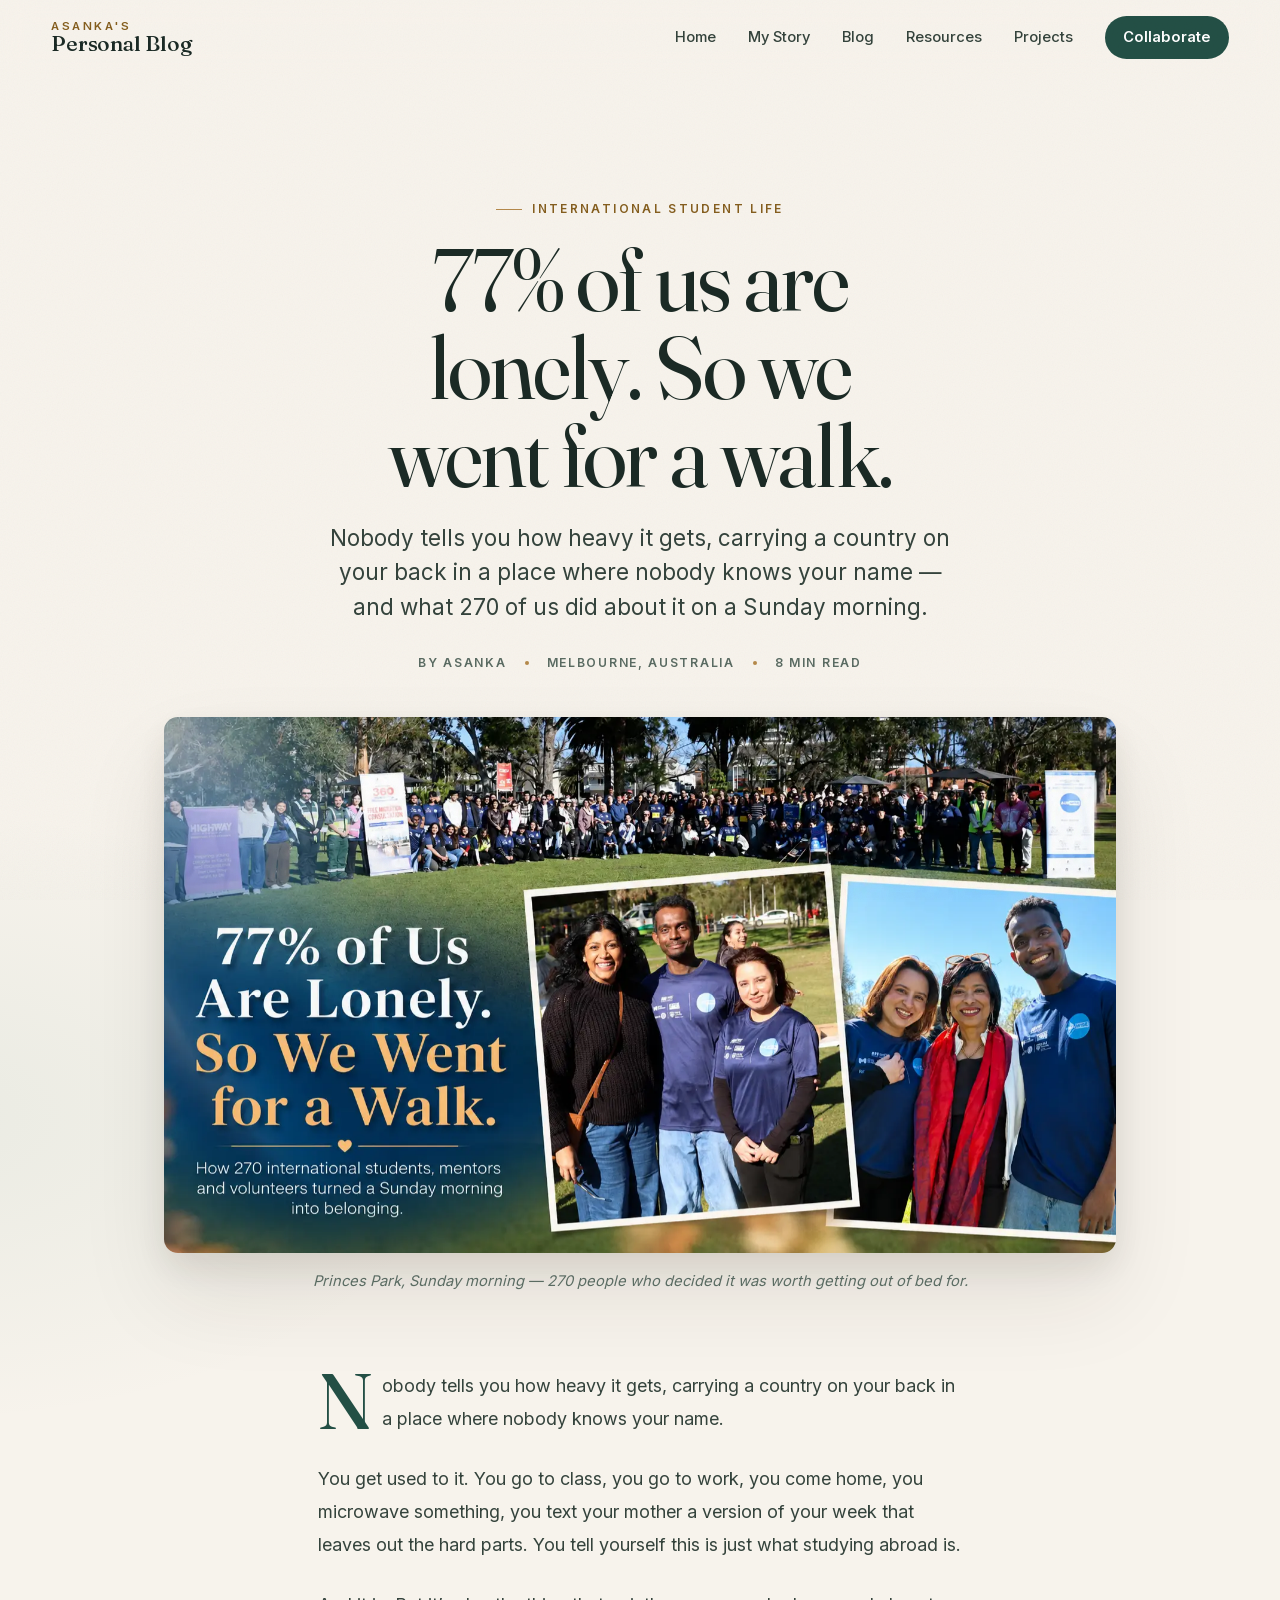
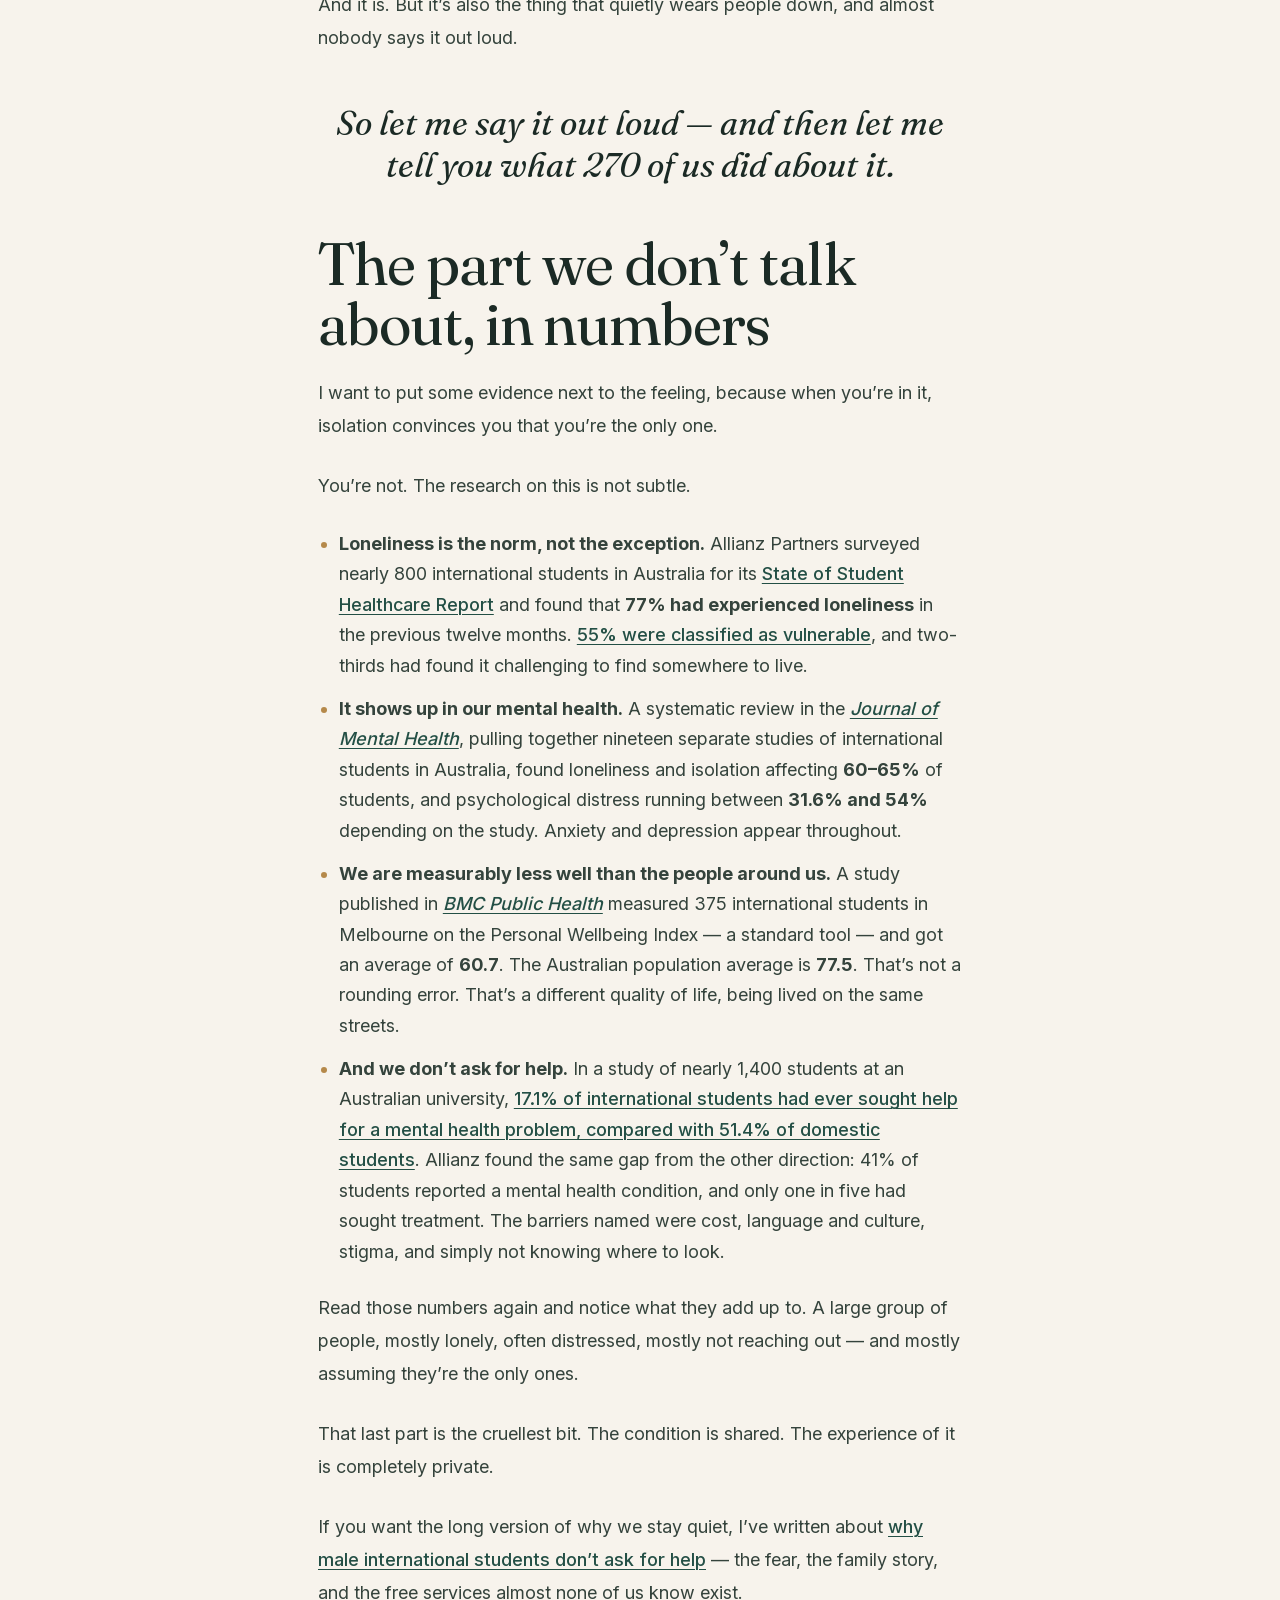
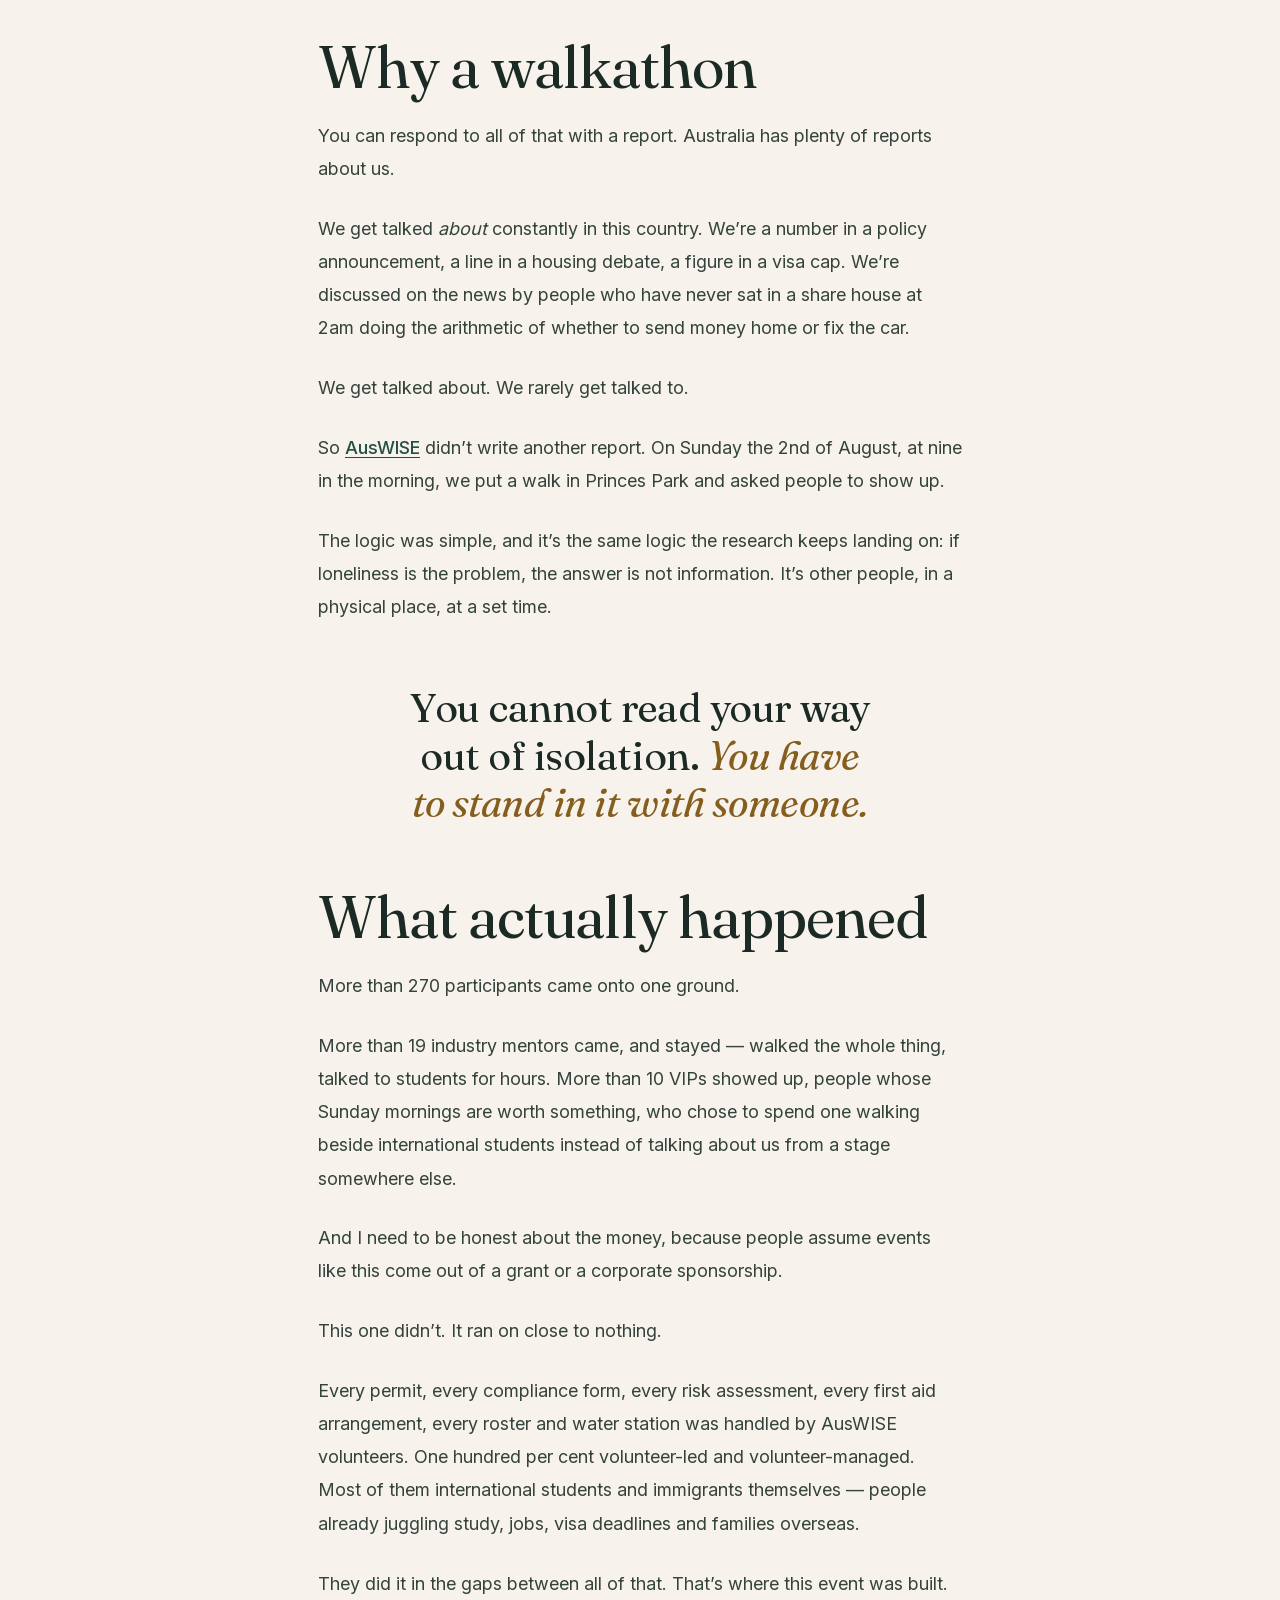
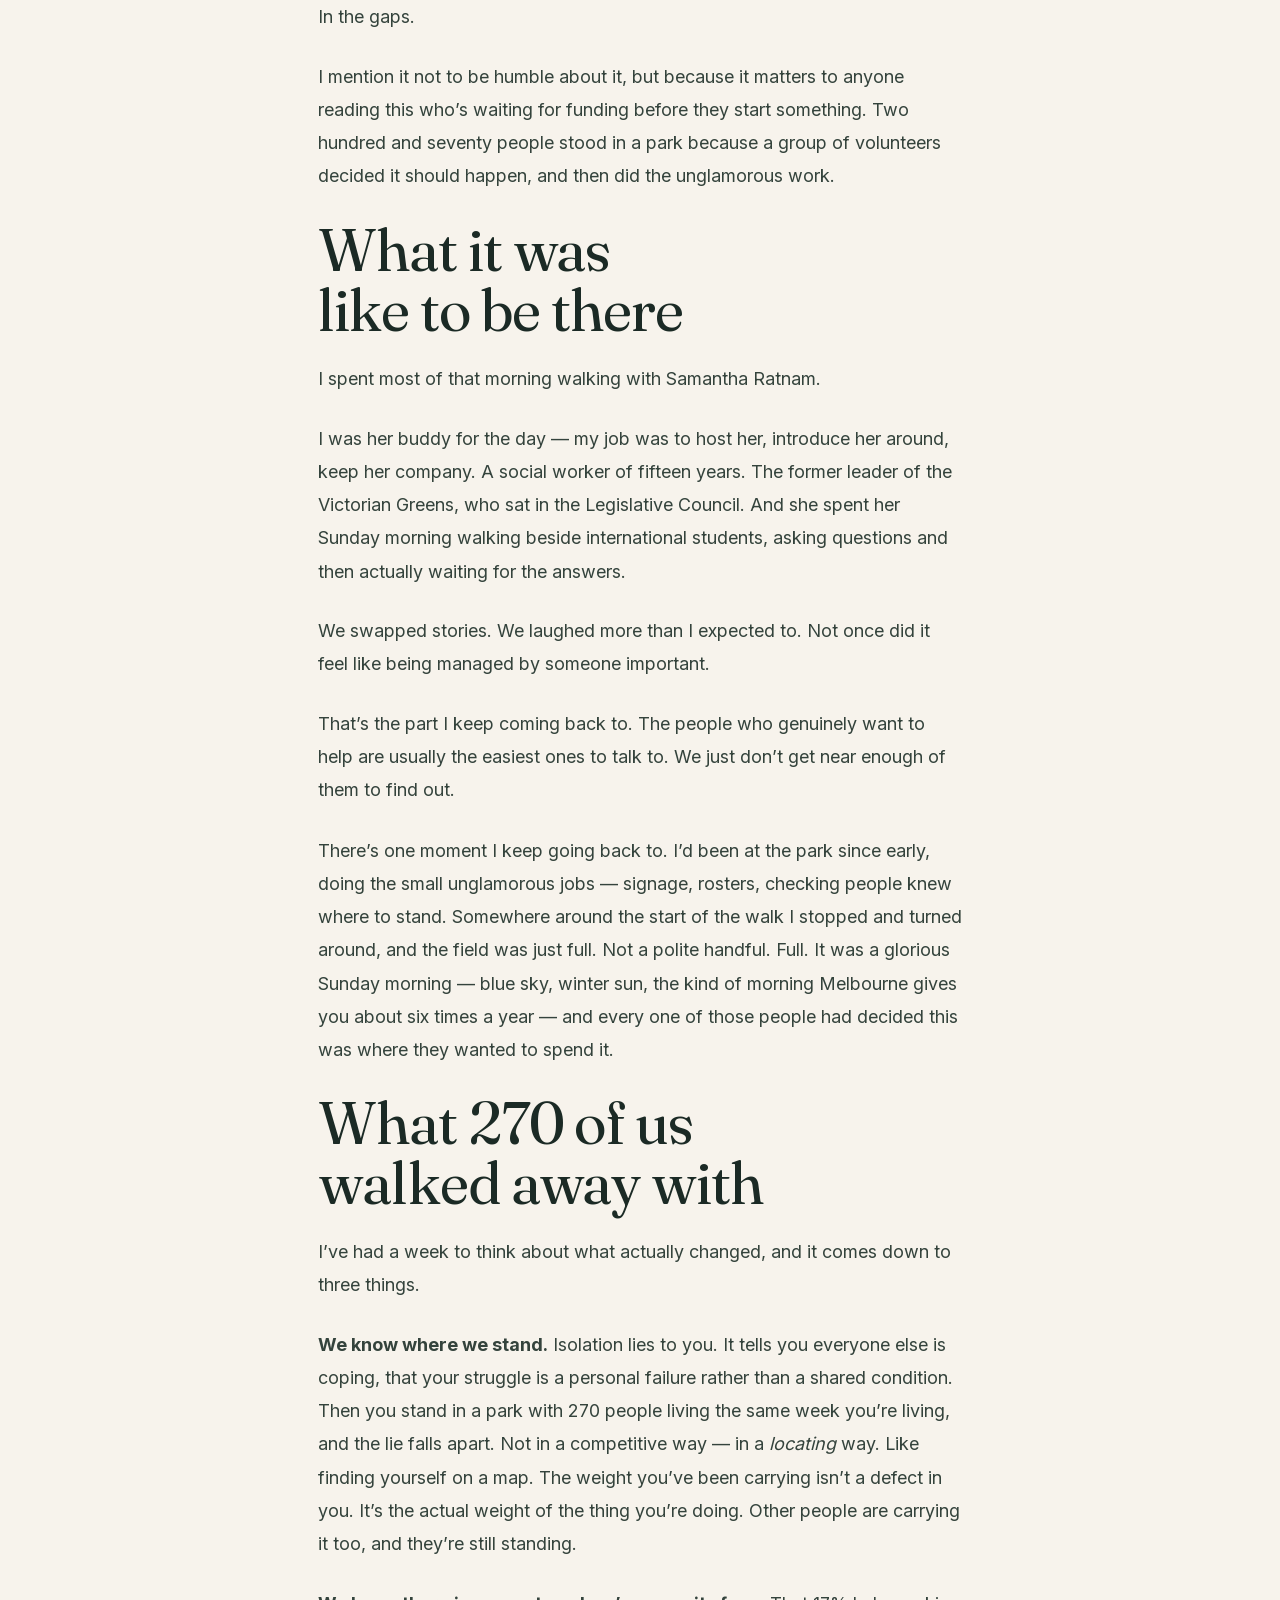
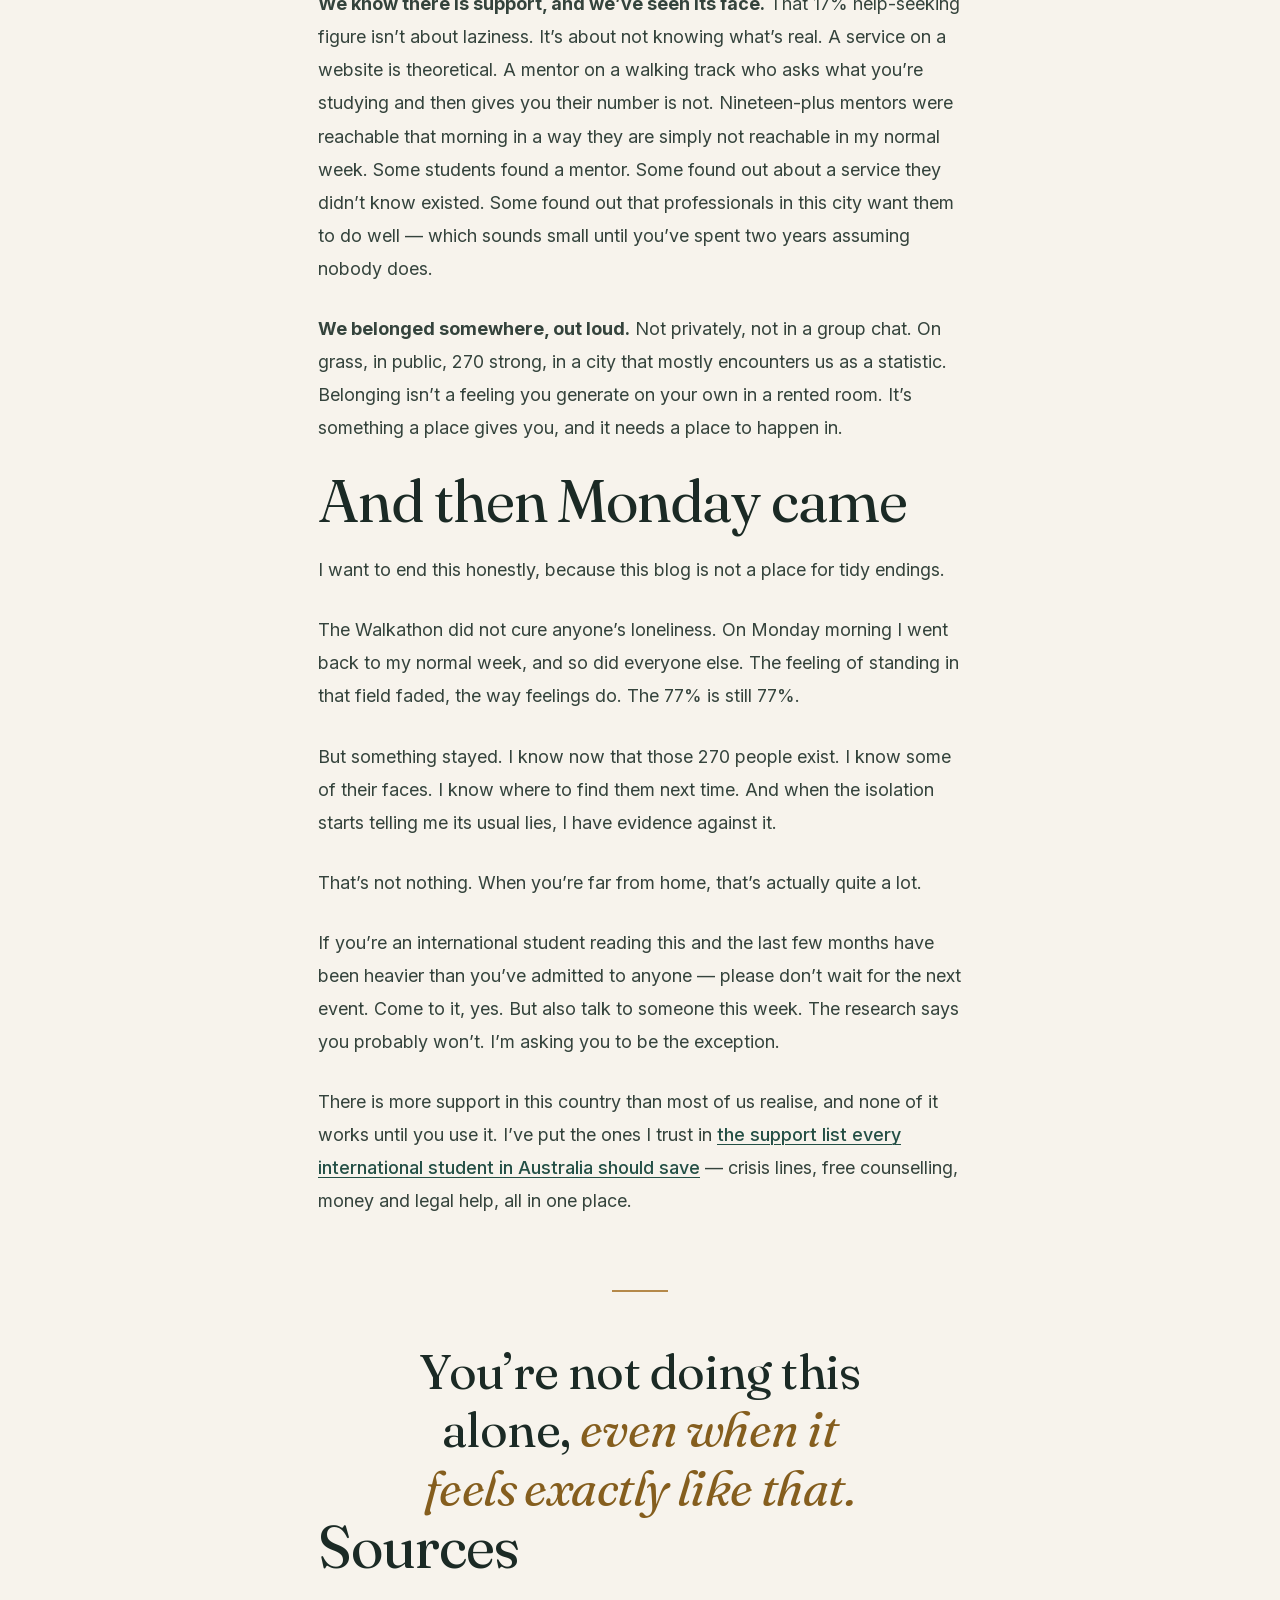
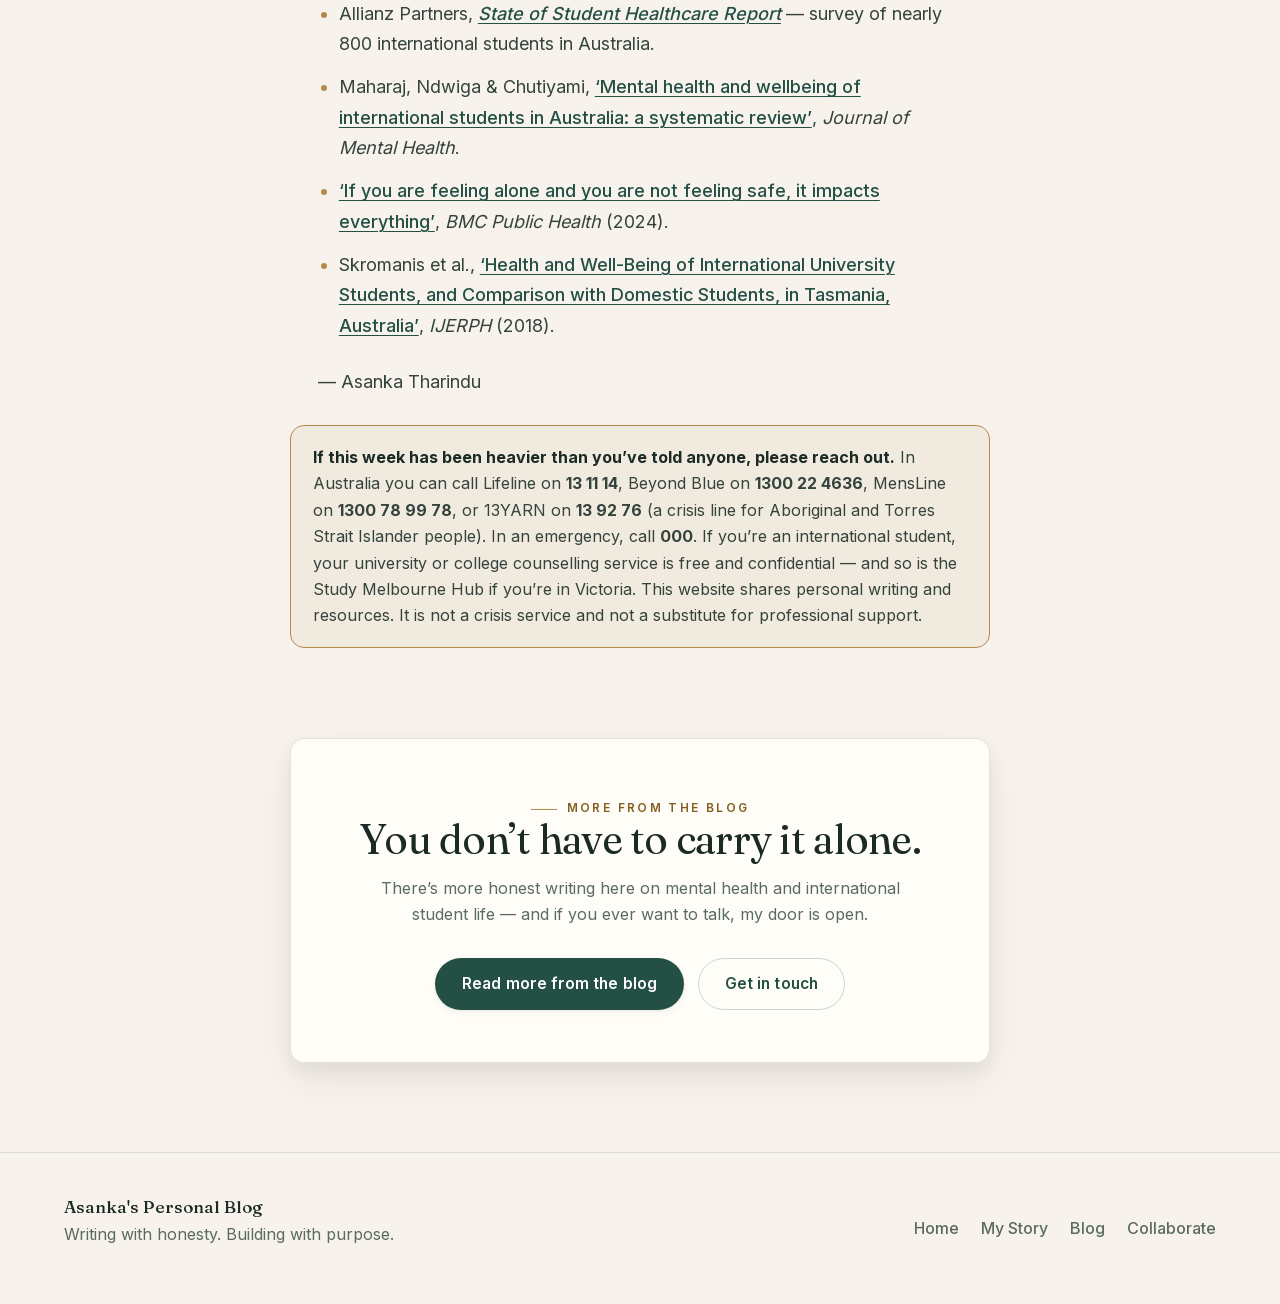
<file: international-student-loneliness-walkathon.html>
<!doctype html>
<html lang="en">
  <head>
    <meta charset="utf-8">
    <meta name="viewport" content="width=device-width, initial-scale=1">
    <title>77% of International Students Are Lonely | Asanka</title>
    <meta name="description" content="77% of international students in Australia report loneliness. What happened when 270 of us walked Princes Park together on a Sunday morning — and what stayed.">
    <link rel="canonical" href="https://asanka.blog/international-student-loneliness-walkathon.html">
    <meta name="robots" content="index, follow">
    <meta name="author" content="Asanka Tharindu">
    <link rel="icon" href="/favicon.svg" type="image/svg+xml">
    <link rel="alternate" type="application/rss+xml" title="Asanka's Personal Blog" href="/feed.xml">

    <meta property="og:type" content="article">
    <meta property="og:site_name" content="Asanka's Personal Blog">
    <meta property="og:locale" content="en_AU">
    <meta property="og:title" content="77% of Us Are Lonely. So We Went for a Walk.">
    <meta property="og:description" content="77% of international students in Australia report loneliness. What happened when 270 of us walked Princes Park together on a Sunday morning — and what stayed.">
    <meta property="og:url" content="https://asanka.blog/international-student-loneliness-walkathon.html">
    <meta property="og:image" content="https://asanka.blog/assets/international-student-loneliness-walkathon.jpg">
    <meta property="og:image:alt" content="Hundreds of international students, mentors and volunteers gathered on the grass at Princes Park for the AusWISE Walkathon.">
    <meta property="article:published_time" content="2026-08-08">
    <meta property="article:section" content="International Student Life">

    <meta name="twitter:card" content="summary_large_image">
    <meta name="twitter:title" content="77% of Us Are Lonely. So We Went for a Walk.">
    <meta name="twitter:description" content="77% of international students in Australia report loneliness. What happened when 270 of us walked Princes Park together on a Sunday morning — and what stayed.">
    <meta name="twitter:image" content="https://asanka.blog/assets/international-student-loneliness-walkathon.jpg">

    <link rel="stylesheet" href="styles.min.css">

    <script type="application/ld+json">
    {
      "@context": "https://schema.org",
      "@graph": [
        {
          "@type": "BlogPosting",
          "@id": "https://asanka.blog/international-student-loneliness-walkathon.html#article",
          "headline": "77% of us are lonely. So we went for a walk.",
          "description": "77% of international students in Australia report loneliness. What happened when 270 of us walked Princes Park together on a Sunday morning — and what stayed.",
          "url": "https://asanka.blog/international-student-loneliness-walkathon.html",
          "image": { "@type": "ImageObject", "url": "https://asanka.blog/assets/international-student-loneliness-walkathon.jpg", "width": 1672, "height": 941 },
          "datePublished": "2026-08-08T00:00:00+10:00",
          "dateModified": "2026-08-08T00:00:00+10:00",
          "author": { "@id": "https://asanka.blog/#asanka" },
          "publisher": { "@id": "https://asanka.blog/#org" },
          "mainEntityOfPage": { "@type": "WebPage", "@id": "https://asanka.blog/international-student-loneliness-walkathon.html" },
          "articleSection": "International Student Life",
          "inLanguage": "en-AU",
          "keywords": "international student loneliness, international students Australia, student mental health, AusWISE, walkathon, Princes Park, Melbourne, belonging, help-seeking, isolation"
        },
        {
          "@type": "BreadcrumbList",
          "itemListElement": [
            { "@type": "ListItem", "position": 1, "name": "Home", "item": "https://asanka.blog/" },
            { "@type": "ListItem", "position": 2, "name": "Blog", "item": "https://asanka.blog/blog.html" },
            { "@type": "ListItem", "position": 3, "name": "77% of us are lonely. So we went for a walk.", "item": "https://asanka.blog/international-student-loneliness-walkathon.html" }
          ]
        }
      ]
    }
    </script>
  </head>
  <body>
    <div class="grain" aria-hidden="true"></div>
    <div class="scroll-progress" aria-hidden="true"></div>
    <a class="skip-link" href="#main">Skip to content</a>

    <header class="site-header" data-header>
      <a class="brand" href="index.html" aria-label="Asanka's Personal Blog home">
        <span>Asanka's</span>
        <strong>Personal Blog</strong>
      </a>
      <button class="nav-toggle" type="button" aria-expanded="false" aria-controls="site-nav">
        <span></span>
        <span></span>
        <span></span>
        <span class="sr-only">Open menu</span>
      </button>
      <nav class="site-nav" id="site-nav" aria-label="Primary navigation">
        <a href="index.html">Home</a>
        <a href="story.html">My Story</a>
        <a href="blog.html">Blog</a>
        <a href="blog.html#resources">Resources</a>
        <a href="index.html#projects">Projects</a>
        <a class="nav-cta" href="index.html#collaborate">Collaborate</a>
      </nav>
    </header>

    <main id="main">
      <article class="story-article">
        <header class="article-head section-pad">
          <p class="eyebrow">International student life</p>
          <h1>77% of us are lonely. So we went for a walk.</h1>
          <p class="lead article-standfirst">Nobody tells you how heavy it gets, carrying a country on your back in a place where nobody knows your name &mdash; and what 270 of us did about it on a Sunday morning.</p>
          <p class="article-meta">
            <span>By Asanka</span>
            <span>Melbourne, Australia</span>
            <span>8 min read</span>
          </p>
        </header>

        <figure class="article-hero reveal">
          <div class="media-frame">
            <picture>
              <source type="image/webp" srcset="assets/international-student-loneliness-walkathon.webp">
              <img src="assets/international-student-loneliness-walkathon.jpg" width="1672" height="941" alt="Hundreds of international students, mentors and volunteers gathered on the grass at Princes Park for the AusWISE Walkathon, beside the title '77% of Us Are Lonely. So We Went for a Walk.'" loading="eager" fetchpriority="high">
            </picture>
          </div>
          <figcaption>Princes Park, Sunday morning &mdash; 270 people who decided it was worth getting out of bed for.</figcaption>
        </figure>

        <div class="article-body">
          <p class="has-dropcap reveal">Nobody tells you how heavy it gets, carrying a country on your back in a place where nobody knows your name.</p>

          <p class="reveal">You get used to it. You go to class, you go to work, you come home, you microwave something, you text your mother a version of your week that leaves out the hard parts. You tell yourself this is just what studying abroad is.</p>

          <p class="reveal">And it is. But it&rsquo;s also the thing that quietly wears people down, and almost nobody says it out loud.</p>

          <p class="article-lead-line reveal">So let me say it out loud &mdash; and then let me tell you what 270 of us did about it.</p>

          <h2 class="reveal">The part we don&rsquo;t talk about, in numbers</h2>

          <p class="reveal">I want to put some evidence next to the feeling, because when you&rsquo;re in it, isolation convinces you that you&rsquo;re the only one.</p>

          <p class="reveal">You&rsquo;re not. The research on this is not subtle.</p>

          <ul class="reveal">
            <li><strong>Loneliness is the norm, not the exception.</strong> Allianz Partners surveyed nearly 800 international students in Australia for its <a href="https://www.allianz-partners.com/en_AU/in-the-news/press-releases/state-of-student-health-report-2024.html" target="_blank" rel="noopener">State of Student Healthcare Report</a> and found that <strong>77% had experienced loneliness</strong> in the previous twelve months. <a href="https://insiderguides.com.au/students-are-hungry-and-lonely/" target="_blank" rel="noopener">55% were classified as vulnerable</a>, and two-thirds had found it challenging to find somewhere to live.</li>
            <li><strong>It shows up in our mental health.</strong> A systematic review in the <a href="https://pubmed.ncbi.nlm.nih.gov/39150335/" target="_blank" rel="noopener"><em>Journal of Mental Health</em></a>, pulling together nineteen separate studies of international students in Australia, found loneliness and isolation affecting <strong>60&ndash;65%</strong> of students, and psychological distress running between <strong>31.6% and 54%</strong> depending on the study. Anxiety and depression appear throughout.</li>
            <li><strong>We are measurably less well than the people around us.</strong> A study published in <a href="https://pmc.ncbi.nlm.nih.gov/articles/PMC11077825/" target="_blank" rel="noopener"><em>BMC Public Health</em></a> measured 375 international students in Melbourne on the Personal Wellbeing Index &mdash; a standard tool &mdash; and got an average of <strong>60.7</strong>. The Australian population average is <strong>77.5</strong>. That&rsquo;s not a rounding error. That&rsquo;s a different quality of life, being lived on the same streets.</li>
            <li><strong>And we don&rsquo;t ask for help.</strong> In a study of nearly 1,400 students at an Australian university, <a href="https://pmc.ncbi.nlm.nih.gov/articles/PMC6025303/" target="_blank" rel="noopener">17.1% of international students had ever sought help for a mental health problem, compared with 51.4% of domestic students</a>. Allianz found the same gap from the other direction: 41% of students reported a mental health condition, and only one in five had sought treatment. The barriers named were cost, language and culture, stigma, and simply not knowing where to look.</li>
          </ul>

          <p class="reveal">Read those numbers again and notice what they add up to. A large group of people, mostly lonely, often distressed, mostly not reaching out &mdash; and mostly assuming they&rsquo;re the only ones.</p>

          <p class="reveal">That last part is the cruellest bit. The condition is shared. The experience of it is completely private.</p>

          <p class="reveal">If you want the long version of why we stay quiet, I&rsquo;ve written about <a href="why-male-international-students-dont-ask-for-help.html">why male international students don&rsquo;t ask for help</a> &mdash; the fear, the family story, and the free services almost none of us know exist.</p>

          <h2 class="reveal">Why a walkathon</h2>

          <p class="reveal">You can respond to all of that with a report. Australia has plenty of reports about us.</p>

          <p class="reveal">We get talked <em>about</em> constantly in this country. We&rsquo;re a number in a policy announcement, a line in a housing debate, a figure in a visa cap. We&rsquo;re discussed on the news by people who have never sat in a share house at 2am doing the arithmetic of whether to send money home or fix the car.</p>

          <p class="reveal">We get talked about. We rarely get talked to.</p>

          <p class="reveal">So <a href="https://www.auswise.org/" target="_blank" rel="noopener">AusWISE</a> didn&rsquo;t write another report. On Sunday the 2nd of August, at nine in the morning, we put a walk in Princes Park and asked people to show up.</p>

          <p class="reveal">The logic was simple, and it&rsquo;s the same logic the research keeps landing on: if loneliness is the problem, the answer is not information. It&rsquo;s other people, in a physical place, at a set time.</p>

          <p class="story-statement reveal">You cannot read your way out of isolation. <span class="accent">You have to stand in it with someone.</span></p>

          <h2 class="reveal">What actually happened</h2>

          <p class="reveal">More than 270 participants came onto one ground.</p>

          <p class="reveal">More than 19 industry mentors came, and stayed &mdash; walked the whole thing, talked to students for hours. More than 10 VIPs showed up, people whose Sunday mornings are worth something, who chose to spend one walking beside international students instead of talking about us from a stage somewhere else.</p>

          <p class="reveal">And I need to be honest about the money, because people assume events like this come out of a grant or a corporate sponsorship.</p>

          <p class="reveal">This one didn&rsquo;t. It ran on close to nothing.</p>

          <p class="reveal">Every permit, every compliance form, every risk assessment, every first aid arrangement, every roster and water station was handled by AusWISE volunteers. One hundred per cent volunteer-led and volunteer-managed. Most of them international students and immigrants themselves &mdash; people already juggling study, jobs, visa deadlines and families overseas.</p>

          <p class="reveal">They did it in the gaps between all of that. That&rsquo;s where this event was built. In the gaps.</p>

          <p class="reveal">I mention it not to be humble about it, but because it matters to anyone reading this who&rsquo;s waiting for funding before they start something. Two hundred and seventy people stood in a park because a group of volunteers decided it should happen, and then did the unglamorous work.</p>

          <h2 class="reveal">What it was like to be there</h2>

          <p class="reveal">I spent most of that morning walking with Samantha Ratnam.</p>

          <p class="reveal">I was her buddy for the day &mdash; my job was to host her, introduce her around, keep her company. A social worker of fifteen years. The former leader of the Victorian Greens, who sat in the Legislative Council. And she spent her Sunday morning walking beside international students, asking questions and then actually waiting for the answers.</p>

          <p class="reveal">We swapped stories. We laughed more than I expected to. Not once did it feel like being managed by someone important.</p>

          <p class="reveal">That&rsquo;s the part I keep coming back to. The people who genuinely want to help are usually the easiest ones to talk to. We just don&rsquo;t get near enough of them to find out.</p>

          <p class="reveal">There&rsquo;s one moment I keep going back to. I&rsquo;d been at the park since early, doing the small unglamorous jobs &mdash; signage, rosters, checking people knew where to stand. Somewhere around the start of the walk I stopped and turned around, and the field was just full. Not a polite handful. Full. It was a glorious Sunday morning &mdash; blue sky, winter sun, the kind of morning Melbourne gives you about six times a year &mdash; and every one of those people had decided this was where they wanted to spend it.</p>

          <h2 class="reveal">What 270 of us walked away with</h2>

          <p class="reveal">I&rsquo;ve had a week to think about what actually changed, and it comes down to three things.</p>

          <p class="reveal"><strong>We know where we stand.</strong> Isolation lies to you. It tells you everyone else is coping, that your struggle is a personal failure rather than a shared condition. Then you stand in a park with 270 people living the same week you&rsquo;re living, and the lie falls apart. Not in a competitive way &mdash; in a <em>locating</em> way. Like finding yourself on a map. The weight you&rsquo;ve been carrying isn&rsquo;t a defect in you. It&rsquo;s the actual weight of the thing you&rsquo;re doing. Other people are carrying it too, and they&rsquo;re still standing.</p>

          <p class="reveal"><strong>We know there is support, and we&rsquo;ve seen its face.</strong> That 17% help-seeking figure isn&rsquo;t about laziness. It&rsquo;s about not knowing what&rsquo;s real. A service on a website is theoretical. A mentor on a walking track who asks what you&rsquo;re studying and then gives you their number is not. Nineteen-plus mentors were reachable that morning in a way they are simply not reachable in my normal week. Some students found a mentor. Some found out about a service they didn&rsquo;t know existed. Some found out that professionals in this city want them to do well &mdash; which sounds small until you&rsquo;ve spent two years assuming nobody does.</p>

          <p class="reveal"><strong>We belonged somewhere, out loud.</strong> Not privately, not in a group chat. On grass, in public, 270 strong, in a city that mostly encounters us as a statistic. Belonging isn&rsquo;t a feeling you generate on your own in a rented room. It&rsquo;s something a place gives you, and it needs a place to happen in.</p>

          <h2 class="reveal">And then Monday came</h2>

          <p class="reveal">I want to end this honestly, because this blog is not a place for tidy endings.</p>

          <p class="reveal">The Walkathon did not cure anyone&rsquo;s loneliness. On Monday morning I went back to my normal week, and so did everyone else. The feeling of standing in that field faded, the way feelings do. The 77% is still 77%.</p>

          <p class="reveal">But something stayed. I know now that those 270 people exist. I know some of their faces. I know where to find them next time. And when the isolation starts telling me its usual lies, I have evidence against it.</p>

          <p class="reveal">That&rsquo;s not nothing. When you&rsquo;re far from home, that&rsquo;s actually quite a lot.</p>

          <p class="reveal">If you&rsquo;re an international student reading this and the last few months have been heavier than you&rsquo;ve admitted to anyone &mdash; please don&rsquo;t wait for the next event. Come to it, yes. But also talk to someone this week. The research says you probably won&rsquo;t. I&rsquo;m asking you to be the exception.</p>

          <p class="reveal">There is more support in this country than most of us realise, and none of it works until you use it. I&rsquo;ve put the ones I trust in <a href="international-student-support-services-australia.html">the support list every international student in Australia should save</a> &mdash; crisis lines, free counselling, money and legal help, all in one place.</p>

          <p class="story-closing reveal">You&rsquo;re not doing this alone, <span class="accent">even when it feels exactly like that.</span></p>

          <h2 class="reveal">Sources</h2>

          <ul class="reveal">
            <li>Allianz Partners, <a href="https://www.allianz-partners.com/en_AU/in-the-news/press-releases/state-of-student-health-report-2024.html" target="_blank" rel="noopener"><em>State of Student Healthcare Report</em></a> &mdash; survey of nearly 800 international students in Australia.</li>
            <li>Maharaj, Ndwiga &amp; Chutiyami, <a href="https://pubmed.ncbi.nlm.nih.gov/39150335/" target="_blank" rel="noopener">&lsquo;Mental health and wellbeing of international students in Australia: a systematic review&rsquo;</a>, <em>Journal of Mental Health</em>.</li>
            <li><a href="https://pmc.ncbi.nlm.nih.gov/articles/PMC11077825/" target="_blank" rel="noopener">&lsquo;If you are feeling alone and you are not feeling safe, it impacts everything&rsquo;</a>, <em>BMC Public Health</em> (2024).</li>
            <li>Skromanis et al., <a href="https://pmc.ncbi.nlm.nih.gov/articles/PMC6025303/" target="_blank" rel="noopener">&lsquo;Health and Well-Being of International University Students, and Comparison with Domestic Students, in Tasmania, Australia&rsquo;</a>, <em>IJERPH</em> (2018).</li>
          </ul>

          <p class="reveal">&mdash; Asanka Tharindu</p>
        </div>

        <aside class="reveal" style="max-width:700px;margin:0 auto 12px;padding:18px 22px;border:1px solid var(--gold);border-radius:var(--radius);background:var(--paper-2);color:var(--soft);">
          <strong style="color:var(--ink);">If this week has been heavier than you&rsquo;ve told anyone, please reach out.</strong>
          In Australia you can call Lifeline on <strong>13 11 14</strong>, Beyond Blue on <strong>1300 22 4636</strong>, MensLine on <strong>1300 78 99 78</strong>, or 13YARN on <strong>13 92 76</strong> (a crisis line for Aboriginal and Torres Strait Islander people). In an emergency, call <strong>000</strong>. If you&rsquo;re an international student, your university or college counselling service is free and confidential &mdash; and so is the <a href="https://studymelbourne.vic.gov.au/our-hub" target="_blank" rel="noopener">Study Melbourne Hub</a> if you&rsquo;re in Victoria. This website shares personal writing and resources. It is not a crisis service and not a substitute for professional support.
        </aside>

        <footer class="article-cta reveal">
          <p class="section-kicker">More from the blog</p>
          <h2>You don&rsquo;t have to carry it alone.</h2>
          <p>There&rsquo;s more honest writing here on mental health and international student life &mdash; and if you ever want to talk, my door is open.</p>
          <div class="cta-actions">
            <a class="button primary" href="blog.html">Read more from the blog</a>
            <a class="button ghost" href="index.html#collaborate">Get in touch</a>
          </div>
        </footer>
      </article>
    </main>

    <footer class="site-footer">
      <p><strong>Asanka's Personal Blog</strong><br>Writing with honesty. Building with purpose.</p>
      <div>
        <a href="index.html">Home</a>
        <a href="story.html">My Story</a>
        <a href="blog.html">Blog</a>
        <a href="index.html#collaborate">Collaborate</a>
      </div>
    </footer>

    <script src="script.js"></script>
  </body>
</html>
</file>
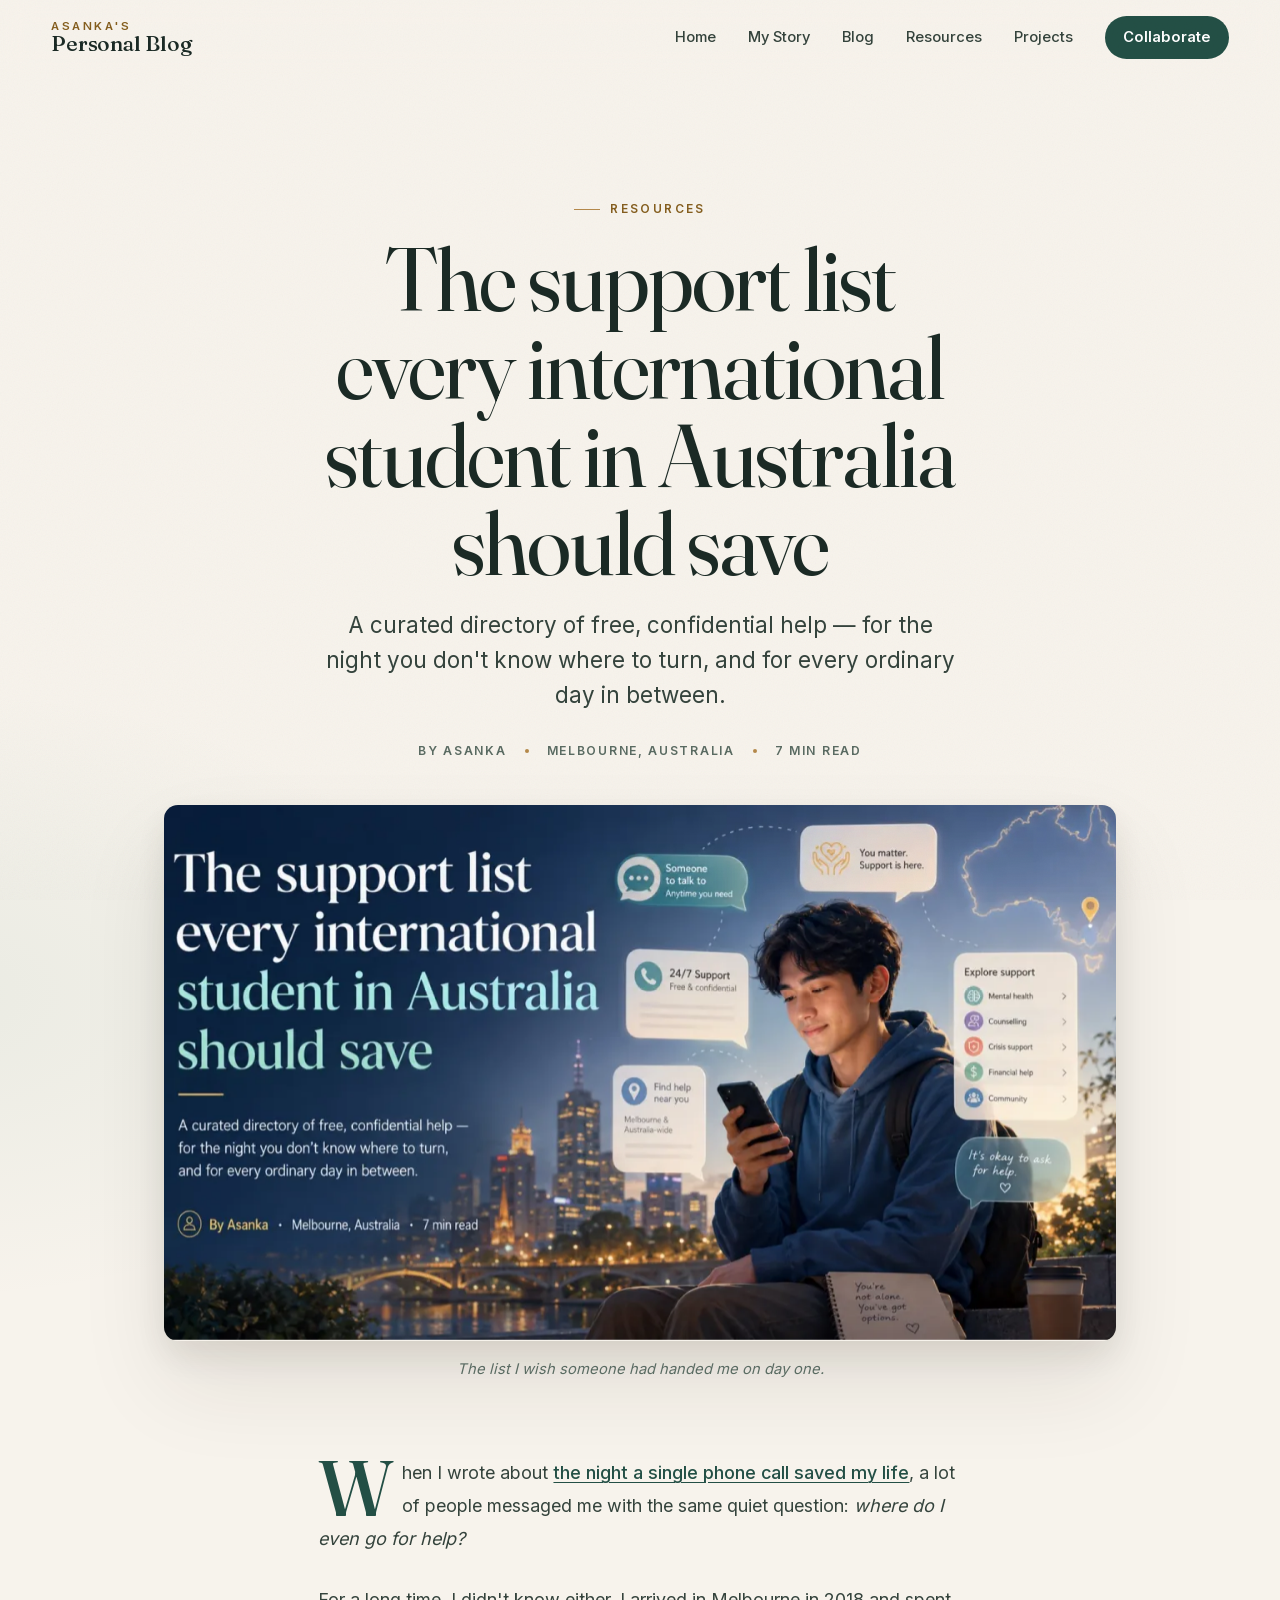
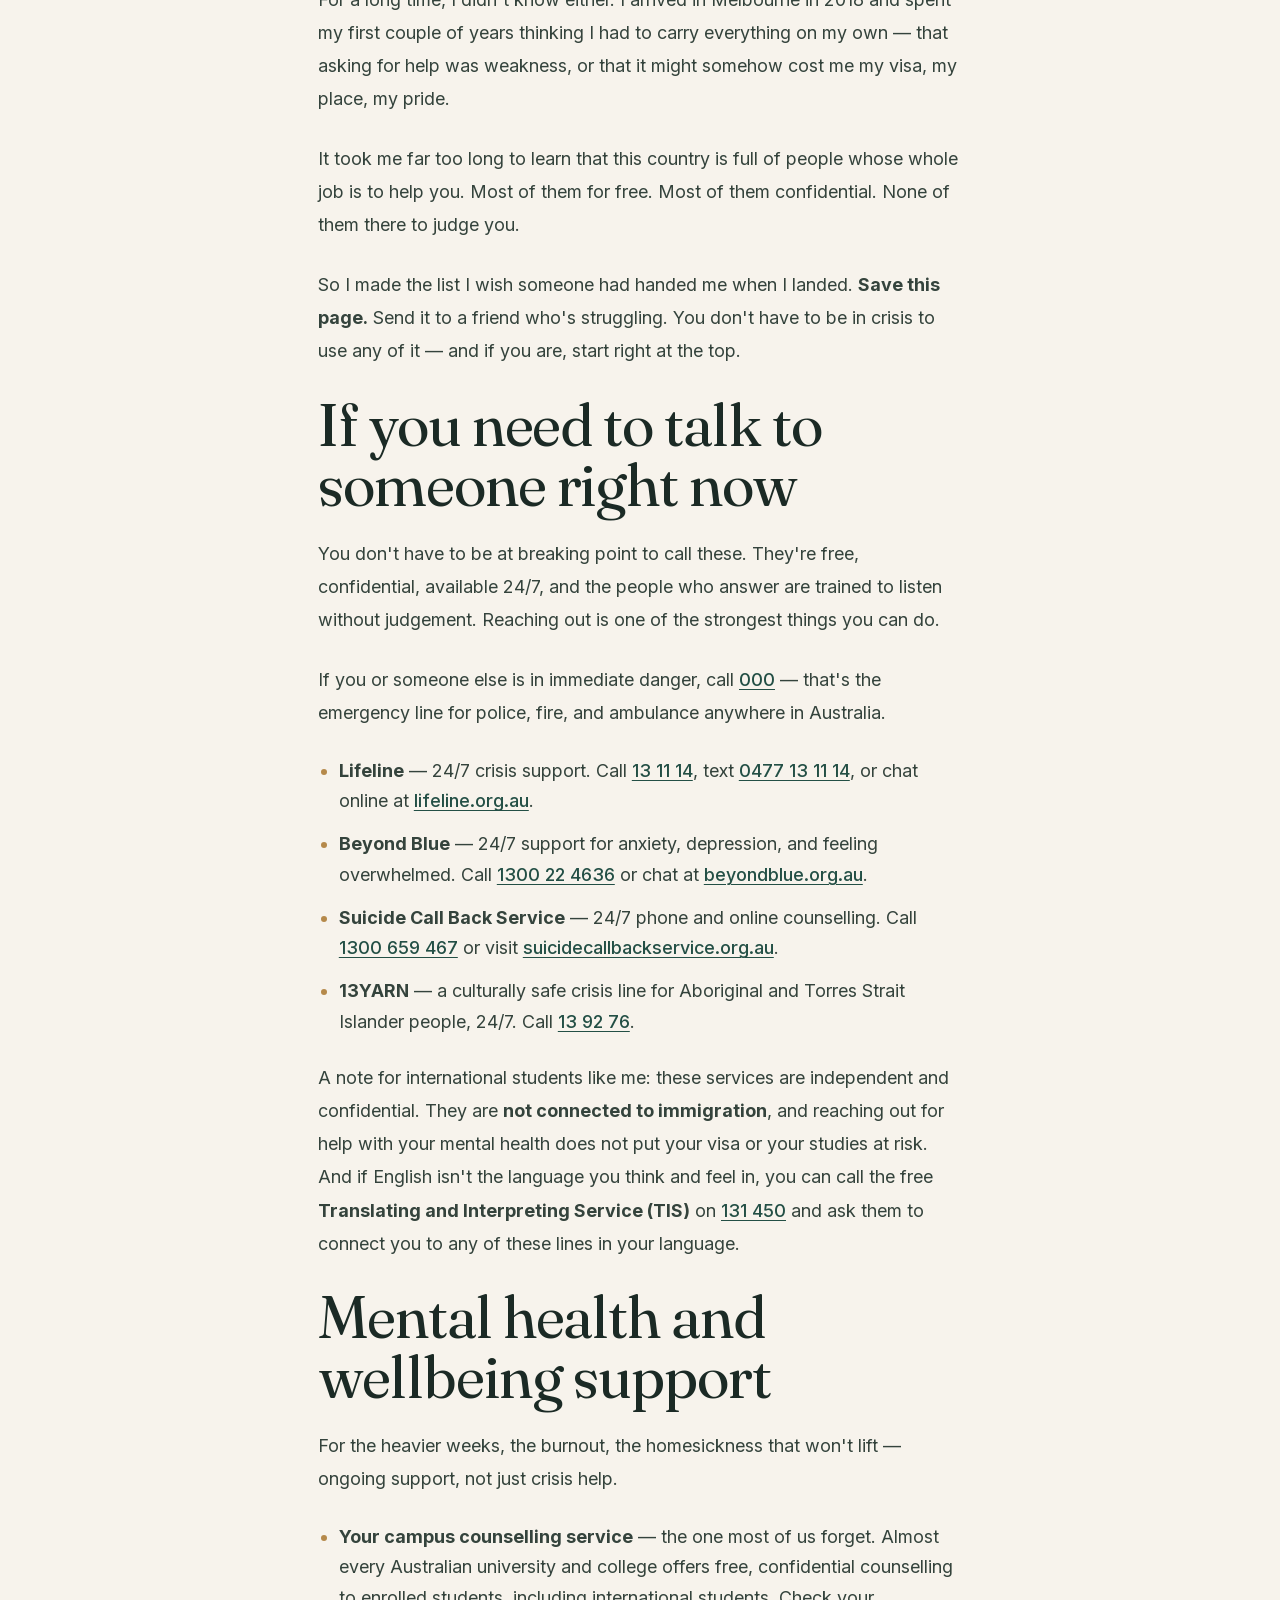
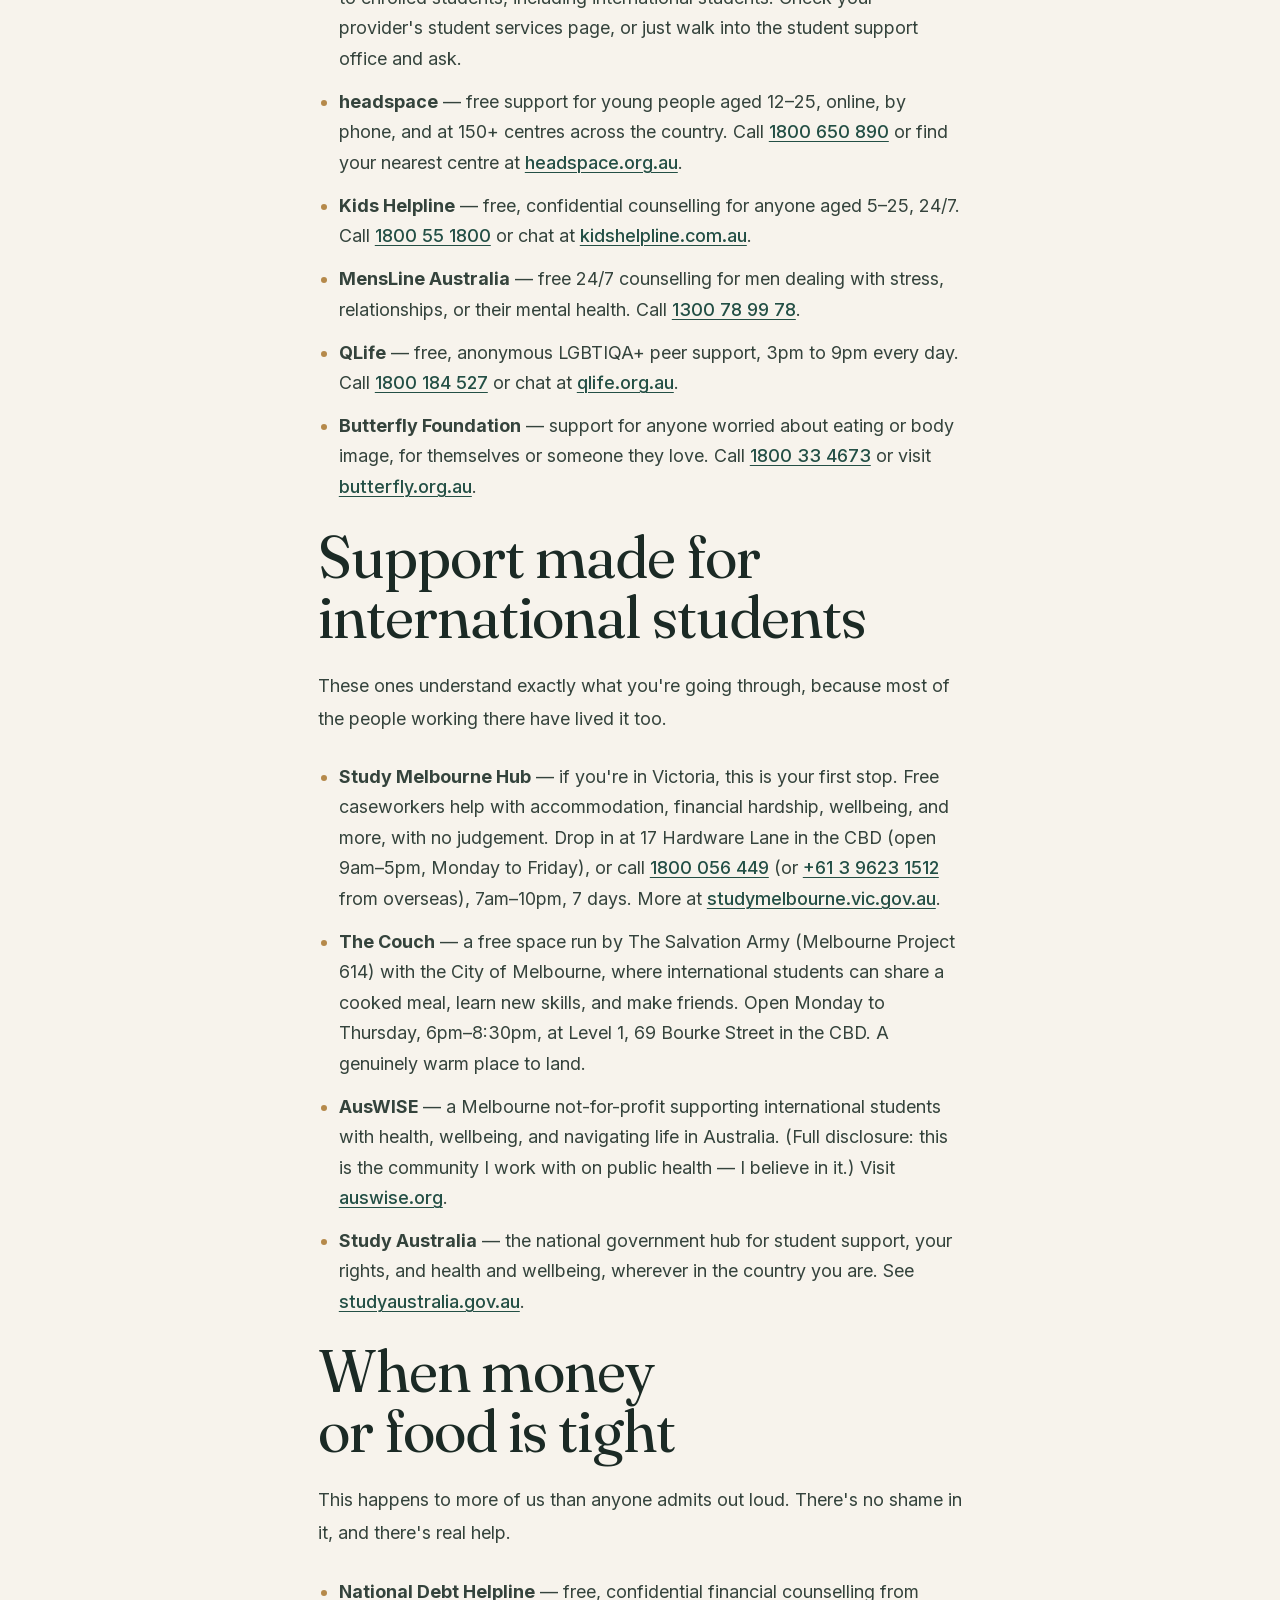
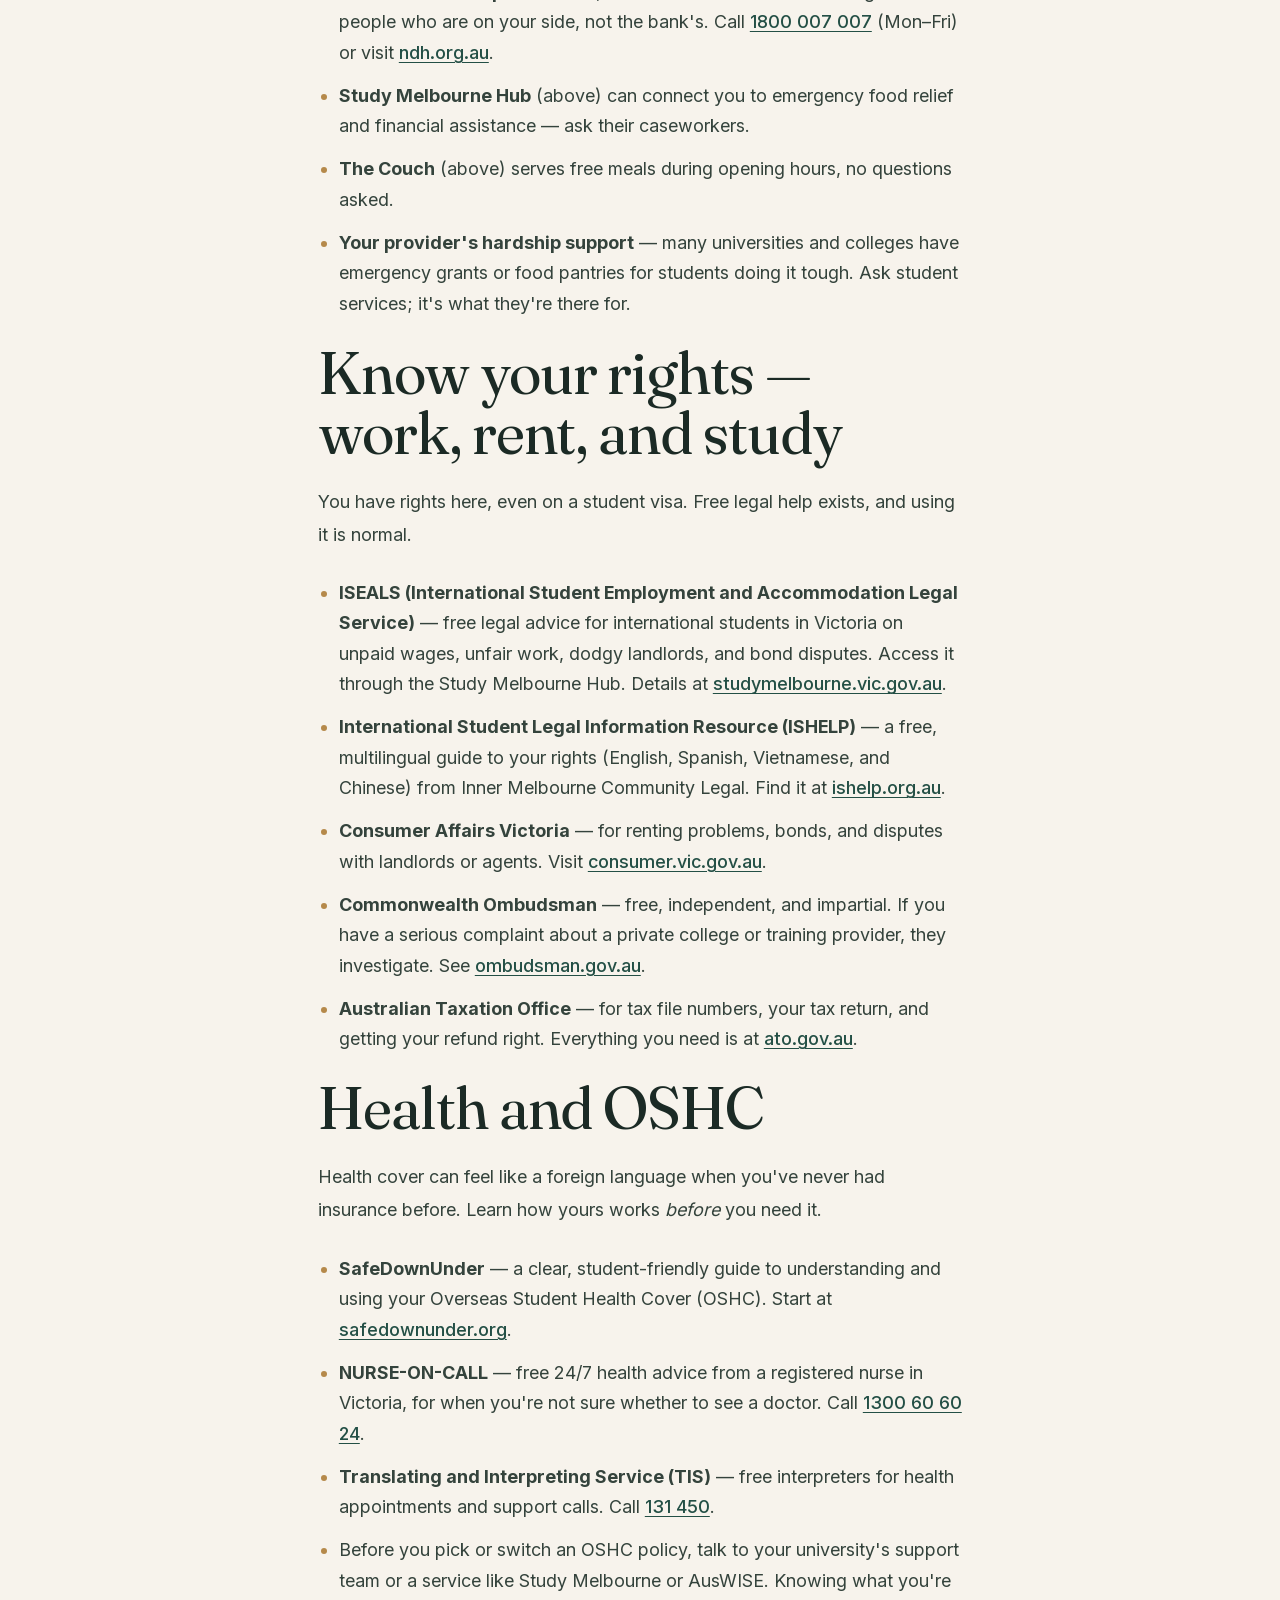
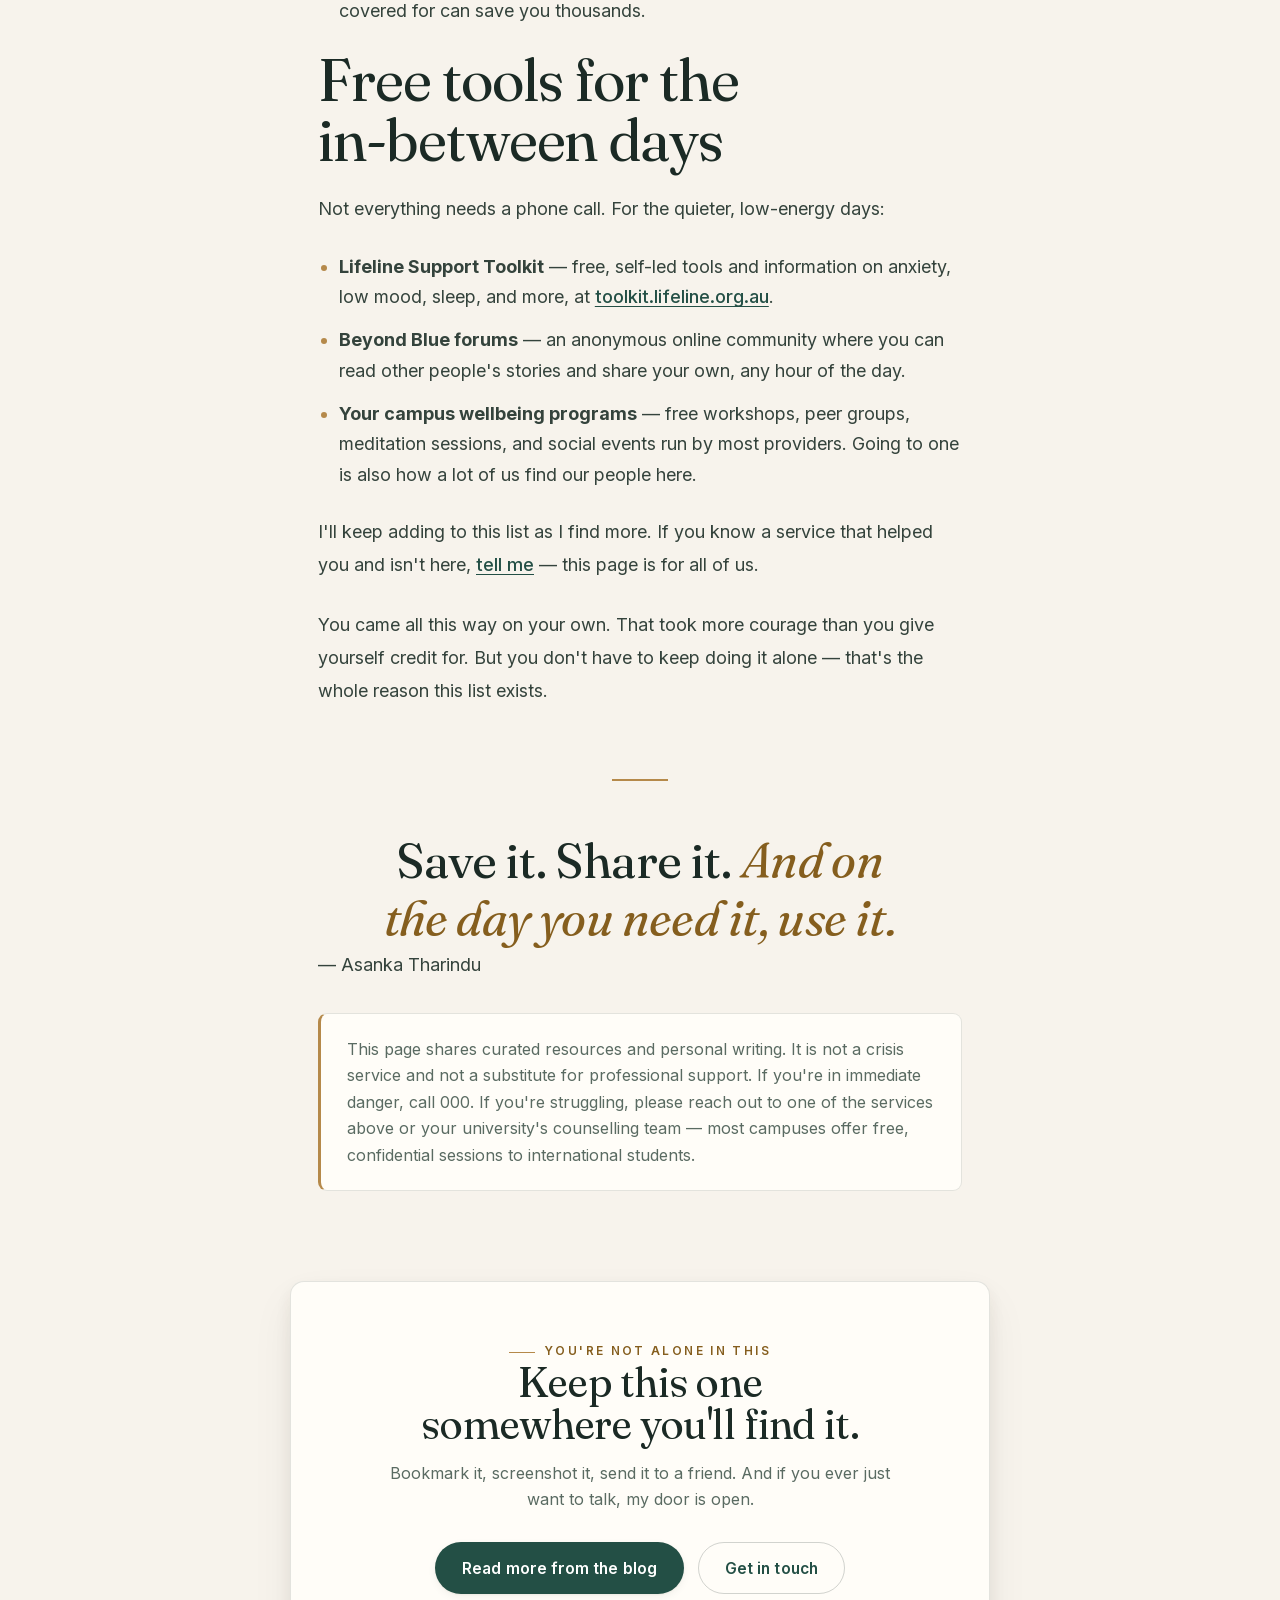
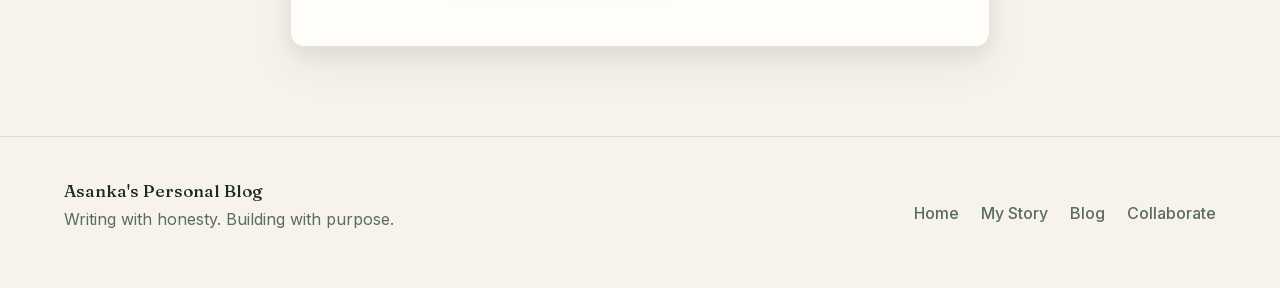
<file: international-student-support-services-australia.html>
<!doctype html>
<html lang="en">
  <head>
    <meta charset="utf-8">
    <meta name="viewport" content="width=device-width, initial-scale=1">
    <title>Support Services for International Students | Asanka</title>
    <meta name="description" content="Free, confidential support services every international student in Australia should save: crisis lines, mental health, money, legal, and OSHC help.">
    <link rel="canonical" href="https://asanka.blog/international-student-support-services-australia.html">
    <meta name="robots" content="index, follow">
    <meta name="author" content="Asanka Tharindu">
    <link rel="icon" href="/favicon.svg" type="image/svg+xml">
    <link rel="alternate" type="application/rss+xml" title="Asanka's Personal Blog" href="/feed.xml">

    <meta property="og:type" content="article">
    <meta property="og:site_name" content="Asanka's Personal Blog">
    <meta property="og:title" content="The Support List Every International Student in Australia Should Save">
    <meta property="og:description" content="The support list I wish someone had handed me on day one — free, confidential services for international students in Australia, all in one place.">
    <meta property="og:url" content="https://asanka.blog/international-student-support-services-australia.html">
    <meta property="og:image" content="https://asanka.blog/assets/international-student-support-services-australia.jpg">
    <meta property="article:published_time" content="2026-06-24">
    <meta property="article:section" content="Resources">

    <meta name="twitter:card" content="summary_large_image">
    <meta name="twitter:title" content="The Support List Every International Student in Australia Should Save">
    <meta name="twitter:description" content="The support list I wish someone had handed me on day one — free, confidential services for international students in Australia, all in one place.">
    <meta name="twitter:image" content="https://asanka.blog/assets/international-student-support-services-australia.jpg">

    <link rel="stylesheet" href="styles.min.css">

    <script type="application/ld+json">
    {
      "@context": "https://schema.org",
      "@graph": [
        {
          "@type": "BlogPosting",
          "@id": "https://asanka.blog/international-student-support-services-australia.html#article",
          "headline": "The support list every international student in Australia should save",
          "description": "A curated, honest list of the free and confidential support services every international student in Australia should save — crisis lines, mental health support, student services, money and food help, legal advice, and health and OSHC.",
          "url": "https://asanka.blog/international-student-support-services-australia.html",
          "image": "https://asanka.blog/assets/international-student-support-services-australia.jpg",
          "datePublished": "2026-06-24T00:00:00+10:00",
          "dateModified": "2026-06-24T00:00:00+10:00",
          "author": { "@id": "https://asanka.blog/#asanka" },
          "publisher": { "@id": "https://asanka.blog/#org" },
          "mainEntityOfPage": { "@type": "WebPage", "@id": "https://asanka.blog/international-student-support-services-australia.html" },
          "articleSection": "Resources",
          "inLanguage": "en-AU",
          "keywords": "international student support Australia, crisis lines, mental health help, OSHC, free counselling, student services, Melbourne"
        },
        {
          "@type": "BreadcrumbList",
          "itemListElement": [
            { "@type": "ListItem", "position": 1, "name": "Home", "item": "https://asanka.blog/" },
            { "@type": "ListItem", "position": 2, "name": "Blog", "item": "https://asanka.blog/blog.html" },
            { "@type": "ListItem", "position": 3, "name": "The support list every international student in Australia should save", "item": "https://asanka.blog/international-student-support-services-australia.html" }
          ]
        }
      ]
    }
    </script>
  </head>
  <body>
    <div class="grain" aria-hidden="true"></div>
    <div class="scroll-progress" aria-hidden="true"></div>
    <a class="skip-link" href="#main">Skip to content</a>

    <header class="site-header" data-header>
      <a class="brand" href="index.html" aria-label="Asanka's Personal Blog home">
        <span>Asanka's</span>
        <strong>Personal Blog</strong>
      </a>
      <button class="nav-toggle" type="button" aria-expanded="false" aria-controls="site-nav">
        <span></span>
        <span></span>
        <span></span>
        <span class="sr-only">Open menu</span>
      </button>
      <nav class="site-nav" id="site-nav" aria-label="Primary navigation">
        <a href="index.html">Home</a>
        <a href="story.html">My Story</a>
        <a href="blog.html">Blog</a>
        <a href="blog.html#resources">Resources</a>
        <a href="index.html#projects">Projects</a>
        <a class="nav-cta" href="index.html#collaborate">Collaborate</a>
      </nav>
    </header>

    <main id="main">
      <article class="story-article">
        <header class="article-head section-pad">
          <p class="eyebrow">Resources</p>
          <h1>The support list every international student in Australia should save</h1>
          <p class="lead article-standfirst">A curated directory of free, confidential help — for the night you don't know where to turn, and for every ordinary day in between.</p>
          <p class="article-meta">
            <span>By Asanka</span>
            <span>Melbourne, Australia</span>
            <span>7 min read</span>
          </p>
        </header>

        <figure class="article-hero reveal">
          <div class="media-frame">
            <picture>
              <source type="image/webp" srcset="assets/international-student-support-services-australia.webp">
              <img src="assets/international-student-support-services-australia.jpg" width="1600" height="900" alt="Infographic: support services for international students in Australia — crisis and mental health lines, student support, money and food help, legal advice, and health and OSHC." loading="eager" fetchpriority="high">
            </picture>
          </div>
          <figcaption>The list I wish someone had handed me on day one.</figcaption>
        </figure>

        <div class="article-body">
          <p class="has-dropcap reveal">When I wrote about <a href="the-phone-call-that-saved-my-life.html">the night a single phone call saved my life</a>, a lot of people messaged me with the same quiet question: <em>where do I even go for help?</em></p>

          <p class="reveal">For a long time, I didn't know either. I arrived in Melbourne in 2018 and spent my first couple of years thinking I had to carry everything on my own — that asking for help was weakness, or that it might somehow cost me my visa, my place, my pride.</p>

          <p class="reveal">It took me far too long to learn that this country is full of people whose whole job is to help you. Most of them for free. Most of them confidential. None of them there to judge you.</p>

          <p class="reveal">So I made the list I wish someone had handed me when I landed. <strong>Save this page.</strong> Send it to a friend who's struggling. You don't have to be in crisis to use any of it — and if you are, start right at the top.</p>

          <h2 id="crisis-support" class="reveal">If you need to talk to someone right now</h2>

          <p class="reveal">You don't have to be at breaking point to call these. They're free, confidential, available 24/7, and the people who answer are trained to listen without judgement. Reaching out is one of the strongest things you can do.</p>

          <p class="reveal">If you or someone else is in immediate danger, call <strong><a href="tel:000">000</a></strong> — that's the emergency line for police, fire, and ambulance anywhere in Australia.</p>

          <ul class="reveal">
            <li><strong>Lifeline</strong> — 24/7 crisis support. Call <strong><a href="tel:131114">13 11 14</a></strong>, text <strong><a href="sms:0477131114">0477 13 11 14</a></strong>, or chat online at <a href="https://www.lifeline.org.au/" target="_blank" rel="noopener">lifeline.org.au</a>.</li>
            <li><strong>Beyond Blue</strong> — 24/7 support for anxiety, depression, and feeling overwhelmed. Call <strong><a href="tel:1300224636">1300 22 4636</a></strong> or chat at <a href="https://www.beyondblue.org.au/" target="_blank" rel="noopener">beyondblue.org.au</a>.</li>
            <li><strong>Suicide Call Back Service</strong> — 24/7 phone and online counselling. Call <strong><a href="tel:1300659467">1300 659 467</a></strong> or visit <a href="https://www.suicidecallbackservice.org.au/" target="_blank" rel="noopener">suicidecallbackservice.org.au</a>.</li>
            <li><strong>13YARN</strong> — a culturally safe crisis line for Aboriginal and Torres Strait Islander people, 24/7. Call <strong><a href="tel:139276">13 92 76</a></strong>.</li>
          </ul>

          <p class="reveal">A note for international students like me: these services are independent and confidential. They are <strong>not connected to immigration</strong>, and reaching out for help with your mental health does not put your visa or your studies at risk. And if English isn't the language you think and feel in, you can call the free <strong>Translating and Interpreting Service (TIS)</strong> on <strong><a href="tel:131450">131 450</a></strong> and ask them to connect you to any of these lines in your language.</p>

          <h2 class="reveal">Mental health and wellbeing support</h2>

          <p class="reveal">For the heavier weeks, the burnout, the homesickness that won't lift — ongoing support, not just crisis help.</p>

          <ul class="reveal">
            <li><strong>Your campus counselling service</strong> — the one most of us forget. Almost every Australian university and college offers free, confidential counselling to enrolled students, including international students. Check your provider's student services page, or just walk into the student support office and ask.</li>
            <li><strong>headspace</strong> — free support for young people aged 12–25, online, by phone, and at 150+ centres across the country. Call <strong><a href="tel:1800650890">1800 650 890</a></strong> or find your nearest centre at <a href="https://headspace.org.au/" target="_blank" rel="noopener">headspace.org.au</a>.</li>
            <li><strong>Kids Helpline</strong> — free, confidential counselling for anyone aged 5–25, 24/7. Call <strong><a href="tel:1800551800">1800 55 1800</a></strong> or chat at <a href="https://kidshelpline.com.au/" target="_blank" rel="noopener">kidshelpline.com.au</a>.</li>
            <li><strong>MensLine Australia</strong> — free 24/7 counselling for men dealing with stress, relationships, or their mental health. Call <strong><a href="tel:1300789978">1300 78 99 78</a></strong>.</li>
            <li><strong>QLife</strong> — free, anonymous LGBTIQA+ peer support, 3pm to 9pm every day. Call <strong><a href="tel:1800184527">1800 184 527</a></strong> or chat at <a href="https://qlife.org.au/" target="_blank" rel="noopener">qlife.org.au</a>.</li>
            <li><strong>Butterfly Foundation</strong> — support for anyone worried about eating or body image, for themselves or someone they love. Call <strong><a href="tel:1800334673">1800 33 4673</a></strong> or visit <a href="https://butterfly.org.au/" target="_blank" rel="noopener">butterfly.org.au</a>.</li>
          </ul>

          <h2 class="reveal">Support made for international students</h2>

          <p class="reveal">These ones understand exactly what you're going through, because most of the people working there have lived it too.</p>

          <ul class="reveal">
            <li><strong>Study Melbourne Hub</strong> — if you're in Victoria, this is your first stop. Free caseworkers help with accommodation, financial hardship, wellbeing, and more, with no judgement. Drop in at 17 Hardware Lane in the CBD (open 9am–5pm, Monday to Friday), or call <strong><a href="tel:1800056449">1800 056 449</a></strong> (or <strong><a href="tel:+61396231512">+61 3 9623 1512</a></strong> from overseas), 7am–10pm, 7 days. More at <a href="https://studymelbourne.vic.gov.au/" target="_blank" rel="noopener">studymelbourne.vic.gov.au</a>.</li>
            <li><strong>The Couch</strong> — a free space run by The Salvation Army (Melbourne Project 614) with the City of Melbourne, where international students can share a cooked meal, learn new skills, and make friends. Open Monday to Thursday, 6pm–8:30pm, at Level 1, 69 Bourke Street in the CBD. A genuinely warm place to land.</li>
            <li><strong>AusWISE</strong> — a Melbourne not-for-profit supporting international students with health, wellbeing, and navigating life in Australia. (Full disclosure: this is the community I work with on public health — I believe in it.) Visit <a href="https://www.auswise.org/" target="_blank" rel="noopener">auswise.org</a>.</li>
            <li><strong>Study Australia</strong> — the national government hub for student support, your rights, and health and wellbeing, wherever in the country you are. See <a href="https://www.studyaustralia.gov.au/" target="_blank" rel="noopener">studyaustralia.gov.au</a>.</li>
          </ul>

          <h2 class="reveal">When money or food is tight</h2>

          <p class="reveal">This happens to more of us than anyone admits out loud. There's no shame in it, and there's real help.</p>

          <ul class="reveal">
            <li><strong>National Debt Helpline</strong> — free, confidential financial counselling from people who are on your side, not the bank's. Call <strong><a href="tel:1800007007">1800 007 007</a></strong> (Mon–Fri) or visit <a href="https://ndh.org.au/" target="_blank" rel="noopener">ndh.org.au</a>.</li>
            <li><strong>Study Melbourne Hub</strong> (above) can connect you to emergency food relief and financial assistance — ask their caseworkers.</li>
            <li><strong>The Couch</strong> (above) serves free meals during opening hours, no questions asked.</li>
            <li><strong>Your provider's hardship support</strong> — many universities and colleges have emergency grants or food pantries for students doing it tough. Ask student services; it's what they're there for.</li>
          </ul>

          <h2 class="reveal">Know your rights — work, rent, and study</h2>

          <p class="reveal">You have rights here, even on a student visa. Free legal help exists, and using it is normal.</p>

          <ul class="reveal">
            <li><strong>ISEALS (International Student Employment and Accommodation Legal Service)</strong> — free legal advice for international students in Victoria on unpaid wages, unfair work, dodgy landlords, and bond disputes. Access it through the Study Melbourne Hub. Details at <a href="https://studymelbourne.vic.gov.au/" target="_blank" rel="noopener">studymelbourne.vic.gov.au</a>.</li>
            <li><strong>International Student Legal Information Resource (ISHELP)</strong> — a free, multilingual guide to your rights (English, Spanish, Vietnamese, and Chinese) from Inner Melbourne Community Legal. Find it at <a href="https://ishelp.org.au/" target="_blank" rel="noopener">ishelp.org.au</a>.</li>
            <li><strong>Consumer Affairs Victoria</strong> — for renting problems, bonds, and disputes with landlords or agents. Visit <a href="https://www.consumer.vic.gov.au/" target="_blank" rel="noopener">consumer.vic.gov.au</a>.</li>
            <li><strong>Commonwealth Ombudsman</strong> — free, independent, and impartial. If you have a serious complaint about a private college or training provider, they investigate. See <a href="https://www.ombudsman.gov.au/" target="_blank" rel="noopener">ombudsman.gov.au</a>.</li>
            <li><strong>Australian Taxation Office</strong> — for tax file numbers, your tax return, and getting your refund right. Everything you need is at <a href="https://www.ato.gov.au/" target="_blank" rel="noopener">ato.gov.au</a>.</li>
          </ul>

          <h2 class="reveal">Health and OSHC</h2>

          <p class="reveal">Health cover can feel like a foreign language when you've never had insurance before. Learn how yours works <em>before</em> you need it.</p>

          <ul class="reveal">
            <li><strong>SafeDownUnder</strong> — a clear, student-friendly guide to understanding and using your Overseas Student Health Cover (OSHC). Start at <a href="https://safedownunder.org/" target="_blank" rel="noopener">safedownunder.org</a>.</li>
            <li><strong>NURSE-ON-CALL</strong> — free 24/7 health advice from a registered nurse in Victoria, for when you're not sure whether to see a doctor. Call <strong><a href="tel:1300606024">1300 60 60 24</a></strong>.</li>
            <li><strong>Translating and Interpreting Service (TIS)</strong> — free interpreters for health appointments and support calls. Call <strong><a href="tel:131450">131 450</a></strong>.</li>
            <li>Before you pick or switch an OSHC policy, talk to your university's support team or a service like Study Melbourne or AusWISE. Knowing what you're covered for can save you thousands.</li>
          </ul>

          <h2 class="reveal">Free tools for the in-between days</h2>

          <p class="reveal">Not everything needs a phone call. For the quieter, low-energy days:</p>

          <ul class="reveal">
            <li><strong>Lifeline Support Toolkit</strong> — free, self-led tools and information on anxiety, low mood, sleep, and more, at <a href="https://toolkit.lifeline.org.au/" target="_blank" rel="noopener">toolkit.lifeline.org.au</a>.</li>
            <li><strong>Beyond Blue forums</strong> — an anonymous online community where you can read other people's stories and share your own, any hour of the day.</li>
            <li><strong>Your campus wellbeing programs</strong> — free workshops, peer groups, meditation sessions, and social events run by most providers. Going to one is also how a lot of us find our people here.</li>
          </ul>

          <p class="reveal">I'll keep adding to this list as I find more. If you know a service that helped you and isn't here, <a href="index.html#collaborate">tell me</a> — this page is for all of us.</p>

          <p class="reveal">You came all this way on your own. That took more courage than you give yourself credit for. But you don't have to keep doing it alone — that's the whole reason this list exists.</p>

          <p class="story-closing reveal">Save it. Share it. <span class="accent">And on the day you need it, use it.</span></p>

          <p class="reveal">— Asanka Tharindu</p>

          <aside class="resource-note reveal">
            This page shares curated resources and personal writing. It is not a crisis service and not a substitute for professional support. If you're in immediate danger, call <a href="tel:000">000</a>. If you're struggling, please reach out to one of the services above or your university's counselling team — most campuses offer free, confidential sessions to international students.
          </aside>
        </div>

        <footer class="article-cta reveal">
          <p class="section-kicker">You're not alone in this</p>
          <h2>Keep this one somewhere you'll find it.</h2>
          <p>Bookmark it, screenshot it, send it to a friend. And if you ever just want to talk, my door is open.</p>
          <div class="cta-actions">
            <a class="button primary" href="blog.html">Read more from the blog</a>
            <a class="button ghost" href="index.html#collaborate">Get in touch</a>
          </div>
        </footer>
      </article>
    </main>

    <footer class="site-footer">
      <p><strong>Asanka's Personal Blog</strong><br>Writing with honesty. Building with purpose.</p>
      <div>
        <a href="index.html">Home</a>
        <a href="story.html">My Story</a>
        <a href="blog.html">Blog</a>
        <a href="index.html#collaborate">Collaborate</a>
      </div>
    </footer>

    <script src="script.js"></script>
  </body>
</html>
</file>
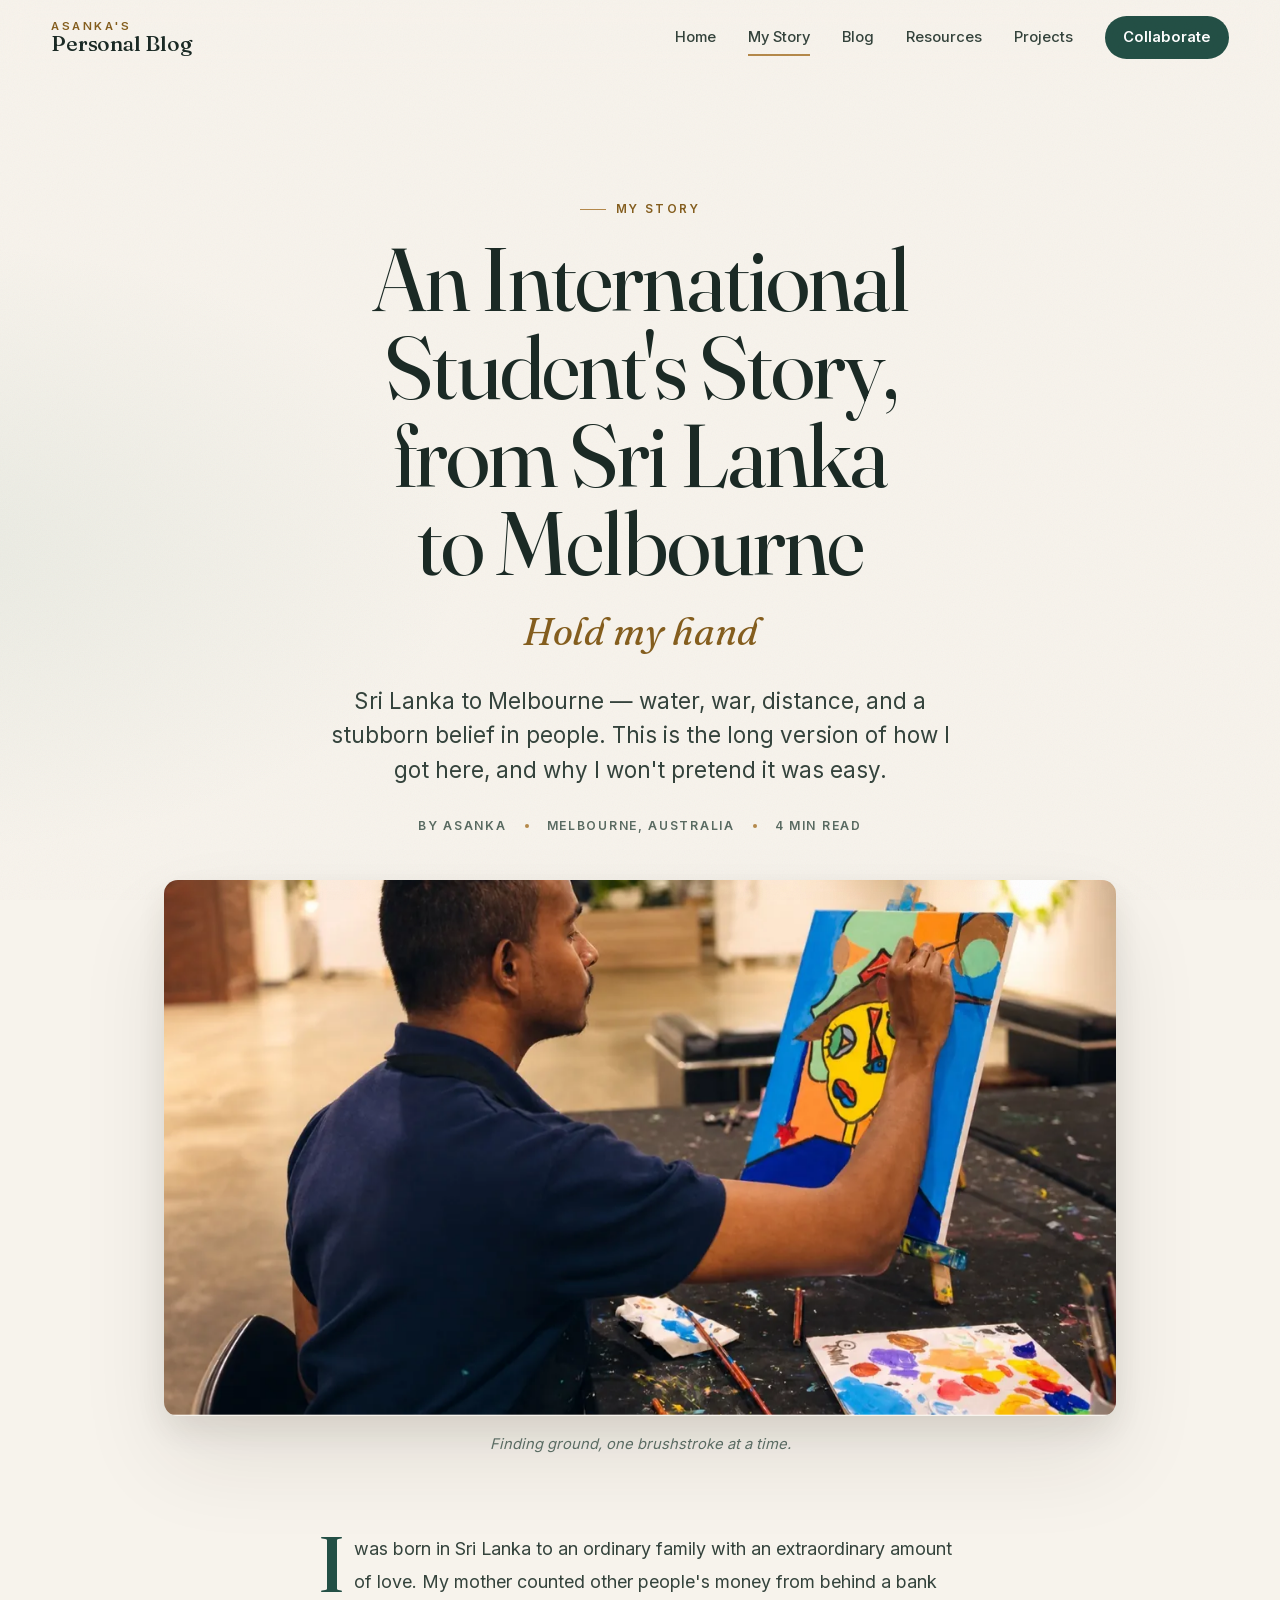
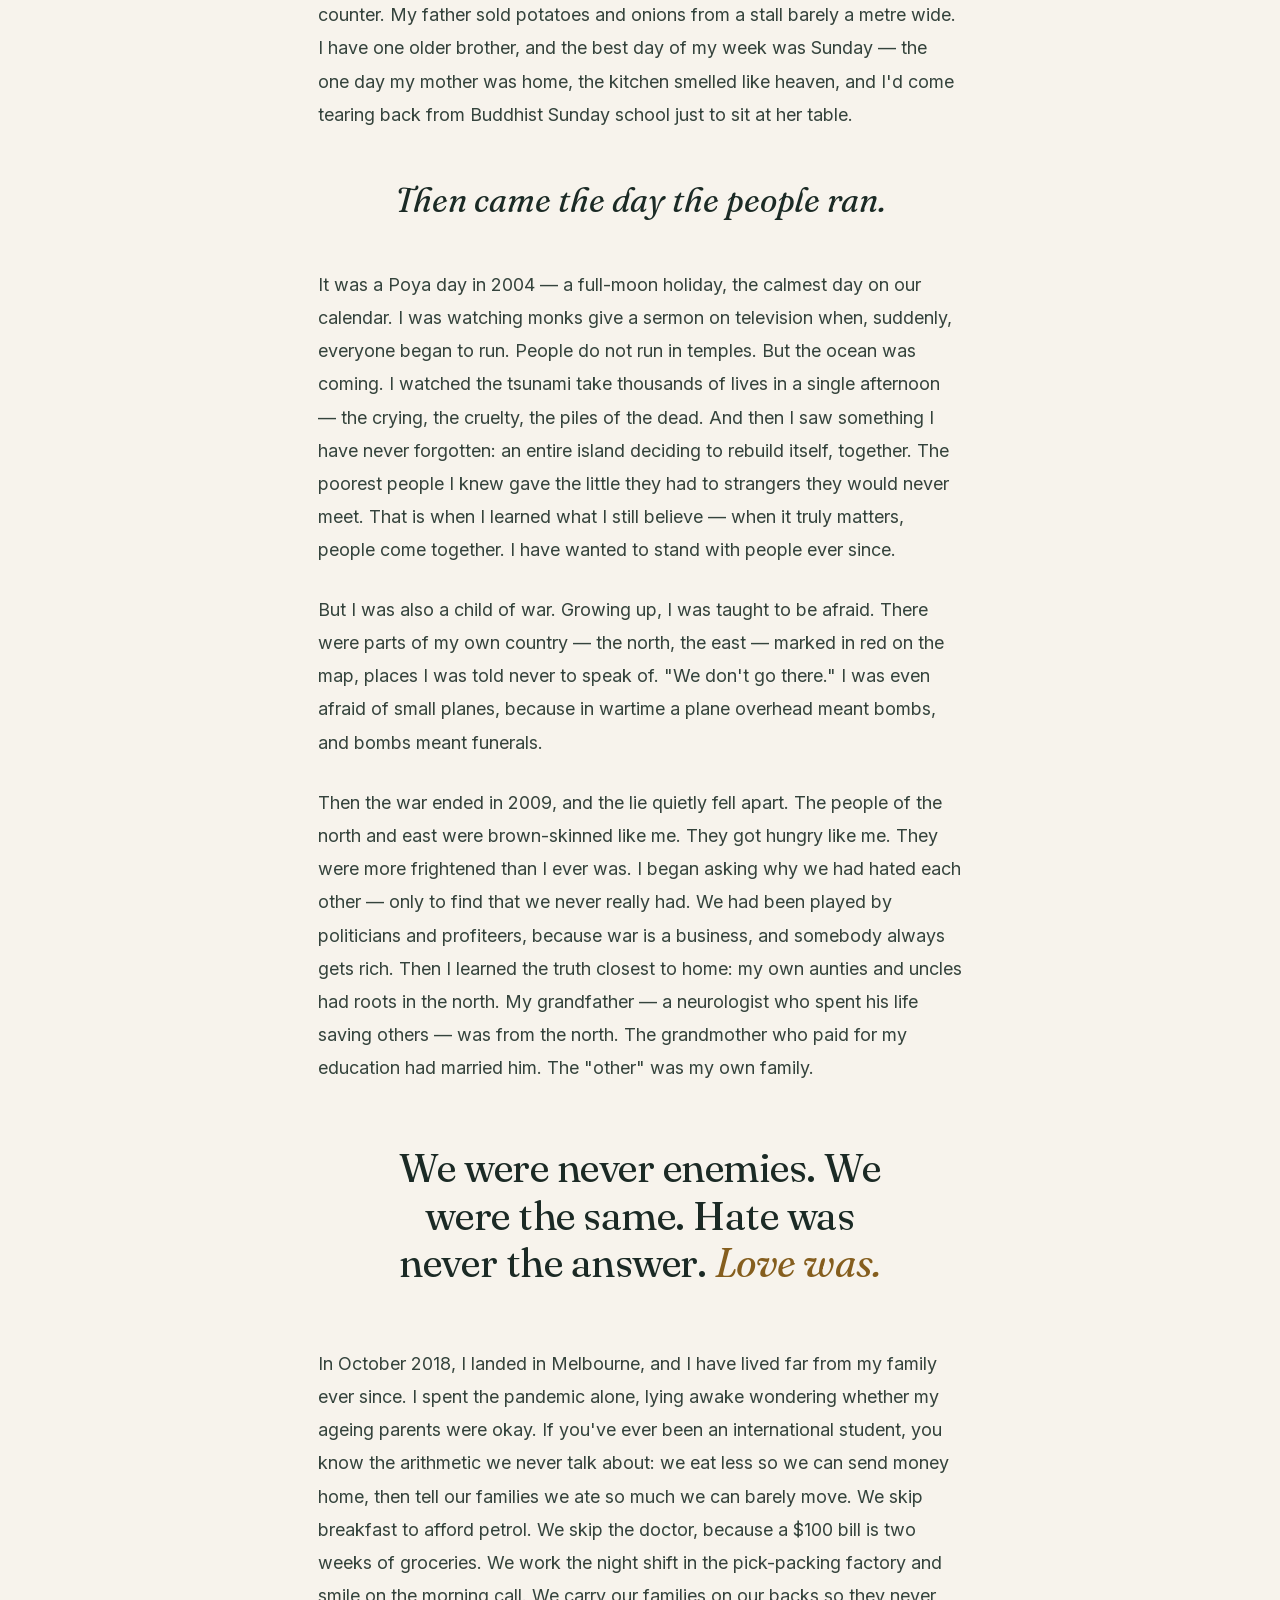
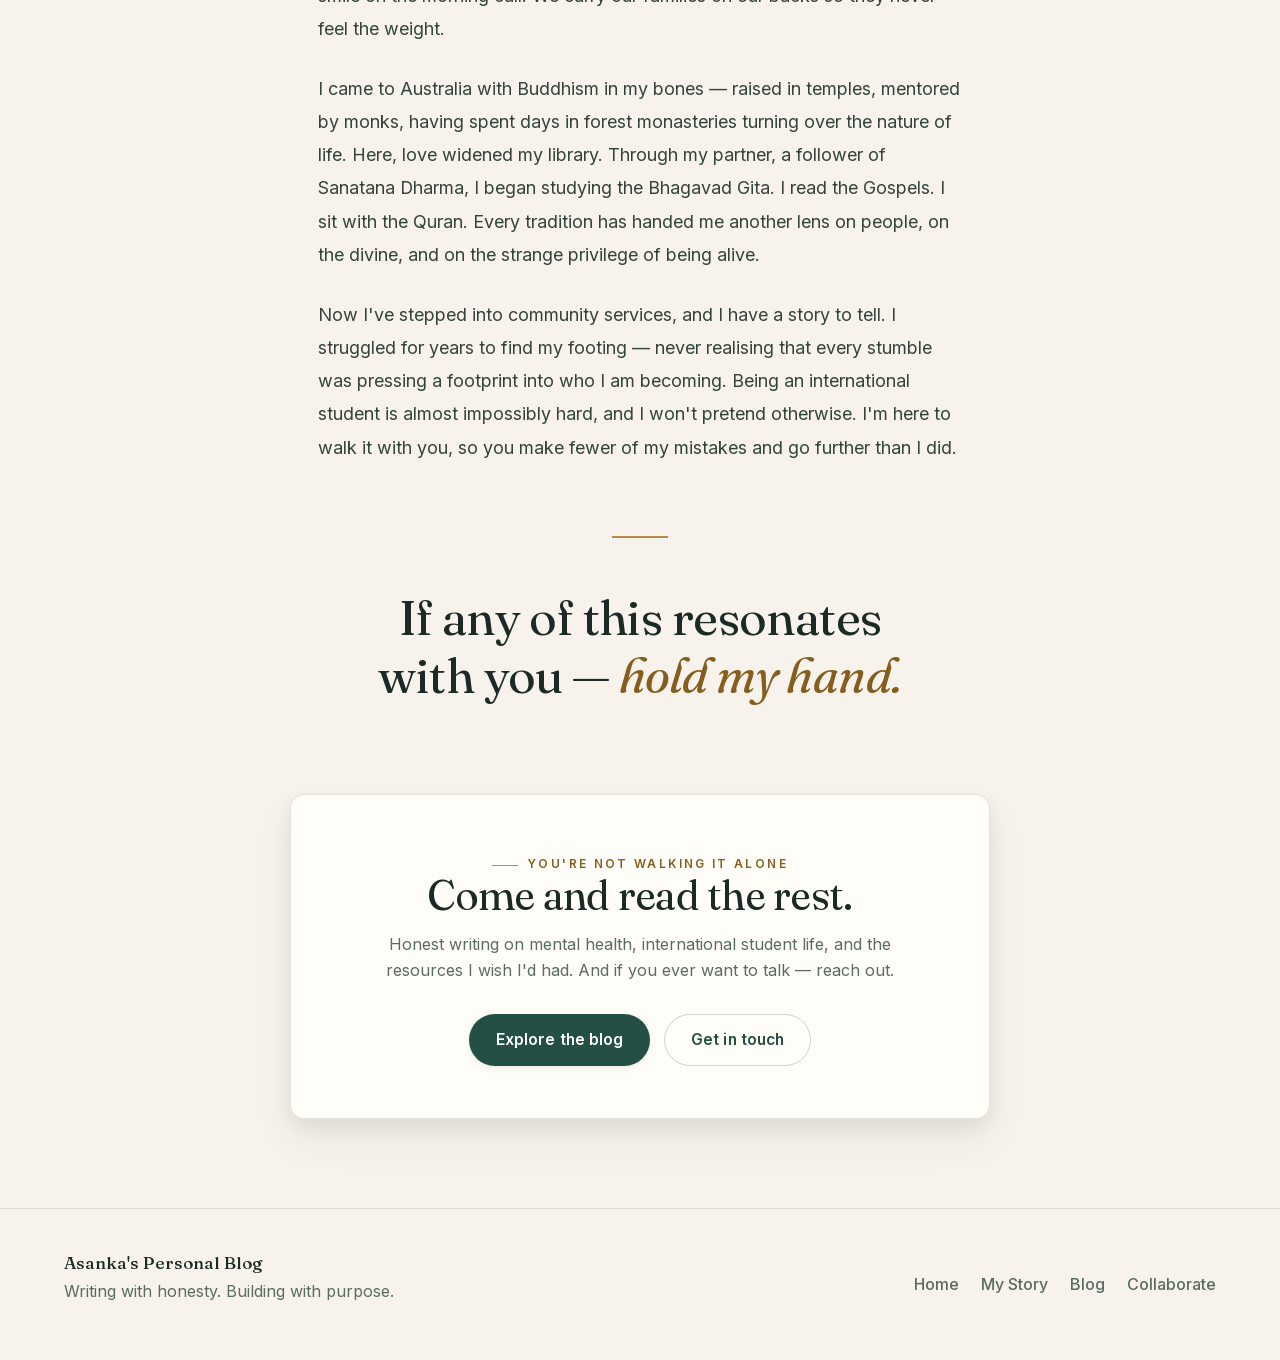
<file: story.html>
<!doctype html>
<html lang="en">
  <head>
    <meta charset="utf-8">
    <meta name="viewport" content="width=device-width, initial-scale=1">
    <title>My Story | Asanka</title>
    <meta name="description" content="From Sri Lanka to Melbourne — the 2004 tsunami, a war that was never ours, and the quiet arithmetic of studying abroad. Asanka's story, in full.">
    <link rel="canonical" href="https://asanka.blog/story.html">
    <meta name="robots" content="index, follow">
    <meta name="author" content="Asanka Tharindu">
    <link rel="icon" href="/favicon.svg" type="image/svg+xml">
    <link rel="alternate" type="application/rss+xml" title="Asanka's Personal Blog" href="/feed.xml">

    <meta property="og:type" content="profile">
    <meta property="og:site_name" content="Asanka's Personal Blog">
    <meta property="og:title" content="My Story — Hold my hand">
    <meta property="og:description" content="From Sri Lanka to Melbourne — water, war, distance, and a stubborn belief in people. Asanka's story, in full.">
    <meta property="og:url" content="https://asanka.blog/story.html">
    <meta property="og:image" content="https://asanka.blog/assets/asanka-painting.jpg">
    <meta name="twitter:card" content="summary_large_image">
    <meta name="twitter:title" content="My Story — Hold my hand">
    <meta name="twitter:description" content="From Sri Lanka to Melbourne — water, war, distance, and a stubborn belief in people. Asanka's story, in full.">
    <meta name="twitter:image" content="https://asanka.blog/assets/asanka-painting.jpg">

    <link rel="stylesheet" href="styles.min.css">

    <script type="application/ld+json">
    {
      "@context": "https://schema.org",
      "@graph": [
        {
          "@type": "WebPage",
          "@id": "https://asanka.blog/story.html#webpage",
          "url": "https://asanka.blog/story.html",
          "name": "My Story | Asanka's Personal Blog",
          "description": "From Sri Lanka to Melbourne — the 2004 tsunami, a war that was never ours, and the quiet arithmetic of studying abroad. Asanka's story, in full.",
          "inLanguage": "en-AU",
          "isPartOf": { "@id": "https://asanka.blog/#website" },
          "mainEntity": { "@id": "https://asanka.blog/#asanka" },
          "breadcrumb": { "@id": "https://asanka.blog/story.html#breadcrumb" }
        },
        {
          "@type": "BreadcrumbList",
          "@id": "https://asanka.blog/story.html#breadcrumb",
          "itemListElement": [
            { "@type": "ListItem", "position": 1, "name": "Home", "item": "https://asanka.blog/" },
            { "@type": "ListItem", "position": 2, "name": "My Story", "item": "https://asanka.blog/story.html" }
          ]
        },
        {
          "@type": "Article",
          "@id": "https://asanka.blog/story.html#article",
          "headline": "Hold my hand",
          "description": "From Sri Lanka to Melbourne — water, war, distance, and a stubborn belief in people.",
          "image": "https://asanka.blog/assets/asanka-painting.jpg",
          "datePublished": "2026-06-22T00:00:00+10:00",
          "dateModified": "2026-06-22T00:00:00+10:00",
          "author": { "@id": "https://asanka.blog/#asanka" },
          "publisher": { "@id": "https://asanka.blog/#org" },
          "mainEntityOfPage": { "@id": "https://asanka.blog/story.html#webpage" },
          "inLanguage": "en-AU",
          "articleSection": "My Story"
        }
      ]
    }
    </script>
  </head>
  <body>
    <div class="grain" aria-hidden="true"></div>
    <div class="scroll-progress" aria-hidden="true"></div>
    <a class="skip-link" href="#main">Skip to content</a>

    <header class="site-header" data-header>
      <a class="brand" href="index.html" aria-label="Asanka's Personal Blog home">
        <span>Asanka's</span>
        <strong>Personal Blog</strong>
      </a>
      <button class="nav-toggle" type="button" aria-expanded="false" aria-controls="site-nav">
        <span></span>
        <span></span>
        <span></span>
        <span class="sr-only">Open menu</span>
      </button>
      <nav class="site-nav" id="site-nav" aria-label="Primary navigation">
        <a href="index.html">Home</a>
        <a href="story.html" aria-current="page">My Story</a>
        <a href="blog.html">Blog</a>
        <a href="blog.html#resources">Resources</a>
        <a href="index.html#projects">Projects</a>
        <a class="nav-cta" href="index.html#collaborate">Collaborate</a>
      </nav>
    </header>

    <main id="main">
      <article class="story-article">
        <header class="article-head section-pad">
          <p class="eyebrow">My story</p>
          <h1>An International Student's Story, from Sri Lanka to Melbourne</h1>
          <p class="story-hook">Hold my hand</p>
          <p class="lead article-standfirst">Sri Lanka to Melbourne — water, war, distance, and a stubborn belief in people. This is the long version of how I got here, and why I won't pretend it was easy.</p>
          <p class="article-meta">
            <span>By Asanka</span>
            <span>Melbourne, Australia</span>
            <span>4 min read</span>
          </p>
        </header>

        <figure class="article-hero reveal">
          <div class="media-frame">
            <picture>
              <source type="image/webp" srcset="assets/asanka-painting.webp">
              <img src="assets/asanka-painting.jpg" width="1200" height="900" alt="Asanka painting in a creative studio" loading="eager" fetchpriority="high">
            </picture>
          </div>
          <figcaption>Finding ground, one brushstroke at a time.</figcaption>
        </figure>

        <div class="article-body">
          <p class="has-dropcap reveal">I was born in Sri Lanka to an ordinary family with an extraordinary amount of love. My mother counted other people's money from behind a bank counter. My father sold potatoes and onions from a stall barely a metre wide. I have one older brother, and the best day of my week was Sunday — the one day my mother was home, the kitchen smelled like heaven, and I'd come tearing back from Buddhist Sunday school just to sit at her table.</p>

          <p class="article-lead-line reveal">Then came the day the people ran.</p>

          <p class="reveal">It was a Poya day in 2004 — a full-moon holiday, the calmest day on our calendar. I was watching monks give a sermon on television when, suddenly, everyone began to run. People do not run in temples. But the ocean was coming. I watched the tsunami take thousands of lives in a single afternoon — the crying, the cruelty, the piles of the dead. And then I saw something I have never forgotten: an entire island deciding to rebuild itself, together. The poorest people I knew gave the little they had to strangers they would never meet. That is when I learned what I still believe — when it truly matters, people come together. I have wanted to stand with people ever since.</p>

          <p class="reveal">But I was also a child of war. Growing up, I was taught to be afraid. There were parts of my own country — the north, the east — marked in red on the map, places I was told never to speak of. "We don't go there." I was even afraid of small planes, because in wartime a plane overhead meant bombs, and bombs meant funerals.</p>

          <p class="reveal">Then the war ended in 2009, and the lie quietly fell apart. The people of the north and east were brown-skinned like me. They got hungry like me. They were more frightened than I ever was. I began asking why we had hated each other — only to find that we never really had. We had been played by politicians and profiteers, because war is a business, and somebody always gets rich. Then I learned the truth closest to home: my own aunties and uncles had roots in the north. My grandfather — a neurologist who spent his life saving others — was from the north. The grandmother who paid for my education had married him. The "other" was my own family.</p>

          <p class="story-statement reveal">We were never enemies. We were the same. Hate was never the answer. <span class="accent">Love was.</span></p>

          <p class="reveal">In October 2018, I landed in Melbourne, and I have lived far from my family ever since. I spent the pandemic alone, lying awake wondering whether my ageing parents were okay. If you've ever been an international student, you know the arithmetic we never talk about: we eat less so we can send money home, then tell our families we ate so much we can barely move. We skip breakfast to afford petrol. We skip the doctor, because a $100 bill is two weeks of groceries. We work the night shift in the pick-packing factory and smile on the morning call. We carry our families on our backs so they never feel the weight.</p>

          <p class="reveal">I came to Australia with Buddhism in my bones — raised in temples, mentored by monks, having spent days in forest monasteries turning over the nature of life. Here, love widened my library. Through my partner, a follower of Sanatana Dharma, I began studying the Bhagavad Gita. I read the Gospels. I sit with the Quran. Every tradition has handed me another lens on people, on the divine, and on the strange privilege of being alive.</p>

          <p class="reveal">Now I've stepped into community services, and I have a story to tell. I struggled for years to find my footing — never realising that every stumble was pressing a footprint into who I am becoming. Being an international student is almost impossibly hard, and I won't pretend otherwise. I'm here to walk it with you, so you make fewer of my mistakes and go further than I did.</p>

          <p class="story-closing reveal">If any of this resonates with you — <span class="accent">hold my hand.</span></p>
        </div>

        <footer class="article-cta reveal">
          <p class="section-kicker">You're not walking it alone</p>
          <h2>Come and read the rest.</h2>
          <p>Honest writing on mental health, international student life, and the resources I wish I'd had. And if you ever want to talk — reach out.</p>
          <div class="cta-actions">
            <a class="button primary" href="blog.html">Explore the blog</a>
            <a class="button ghost" href="index.html#collaborate">Get in touch</a>
          </div>
        </footer>
      </article>
    </main>

    <footer class="site-footer">
      <p><strong>Asanka's Personal Blog</strong><br>Writing with honesty. Building with purpose.</p>
      <div>
        <a href="index.html">Home</a>
        <a href="story.html">My Story</a>
        <a href="blog.html">Blog</a>
        <a href="index.html#collaborate">Collaborate</a>
      </div>
    </footer>

    <script src="script.js"></script>
  </body>
</html>
</file>
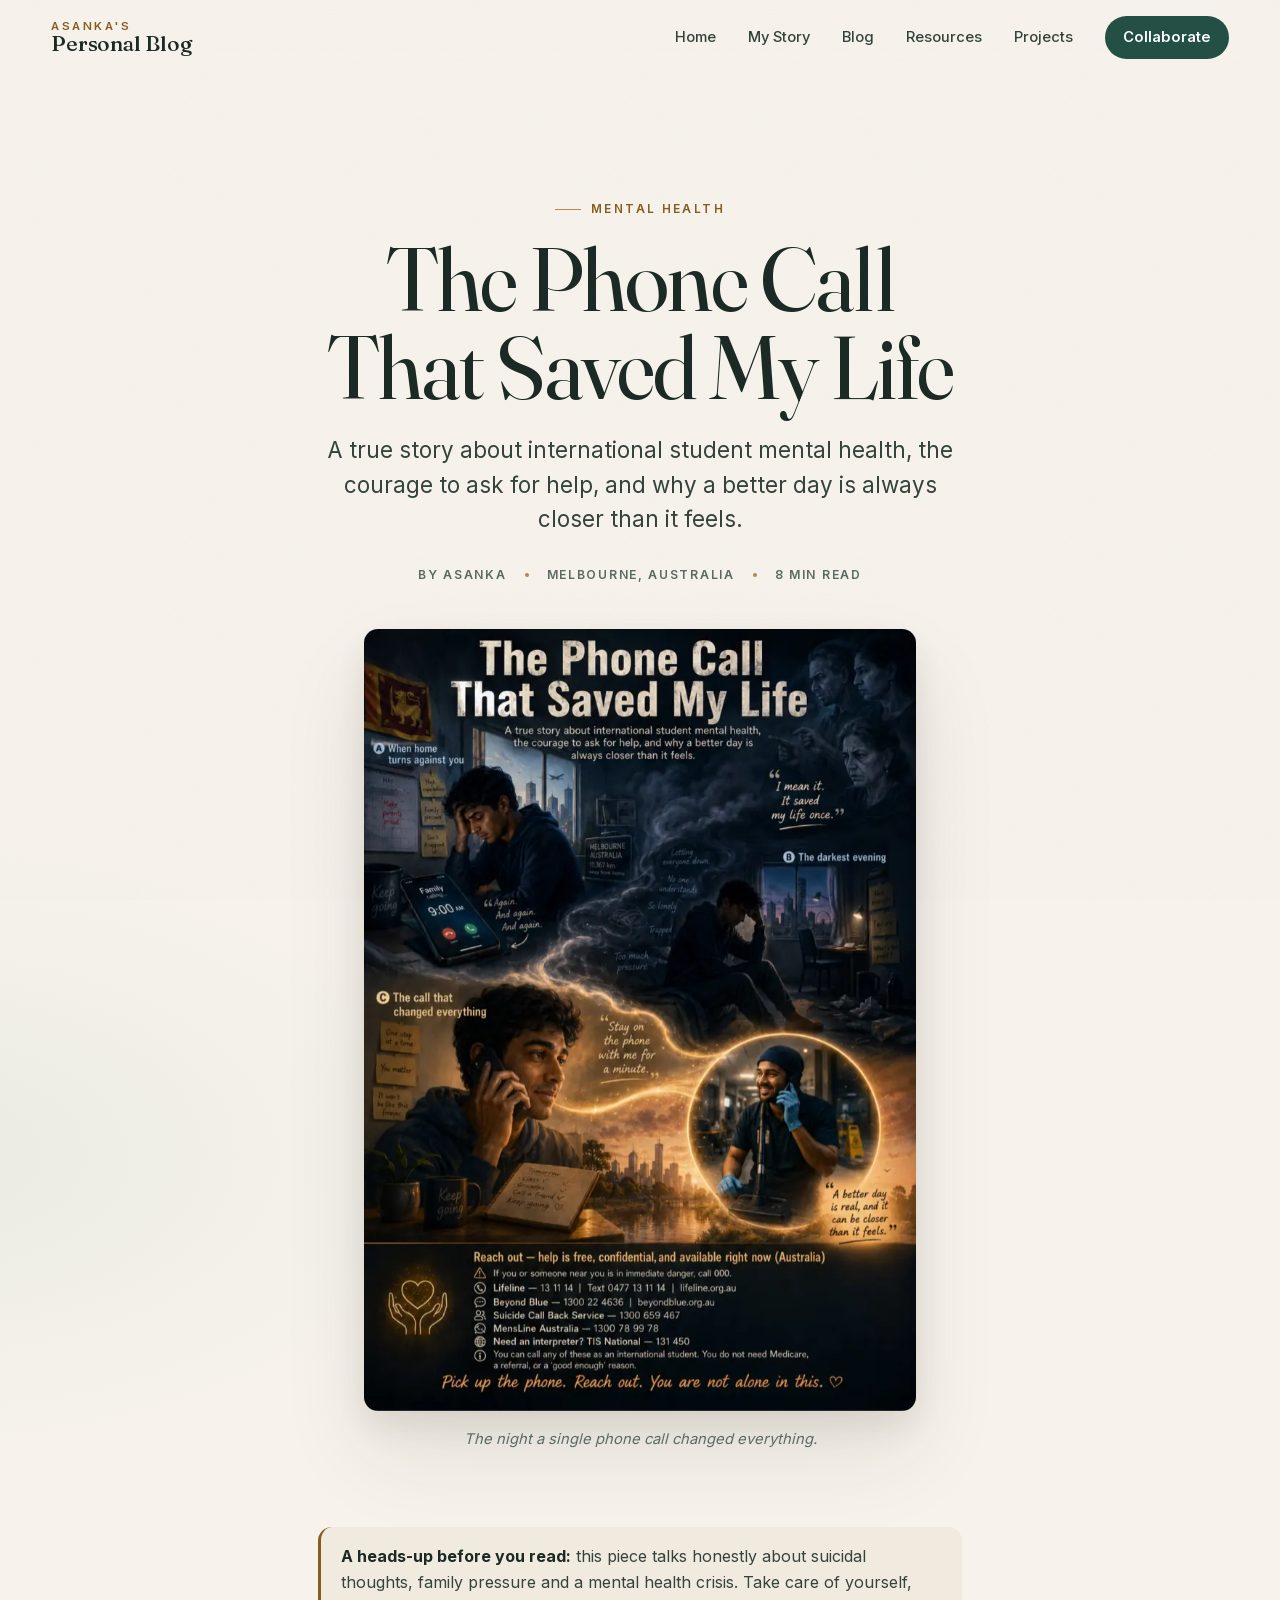
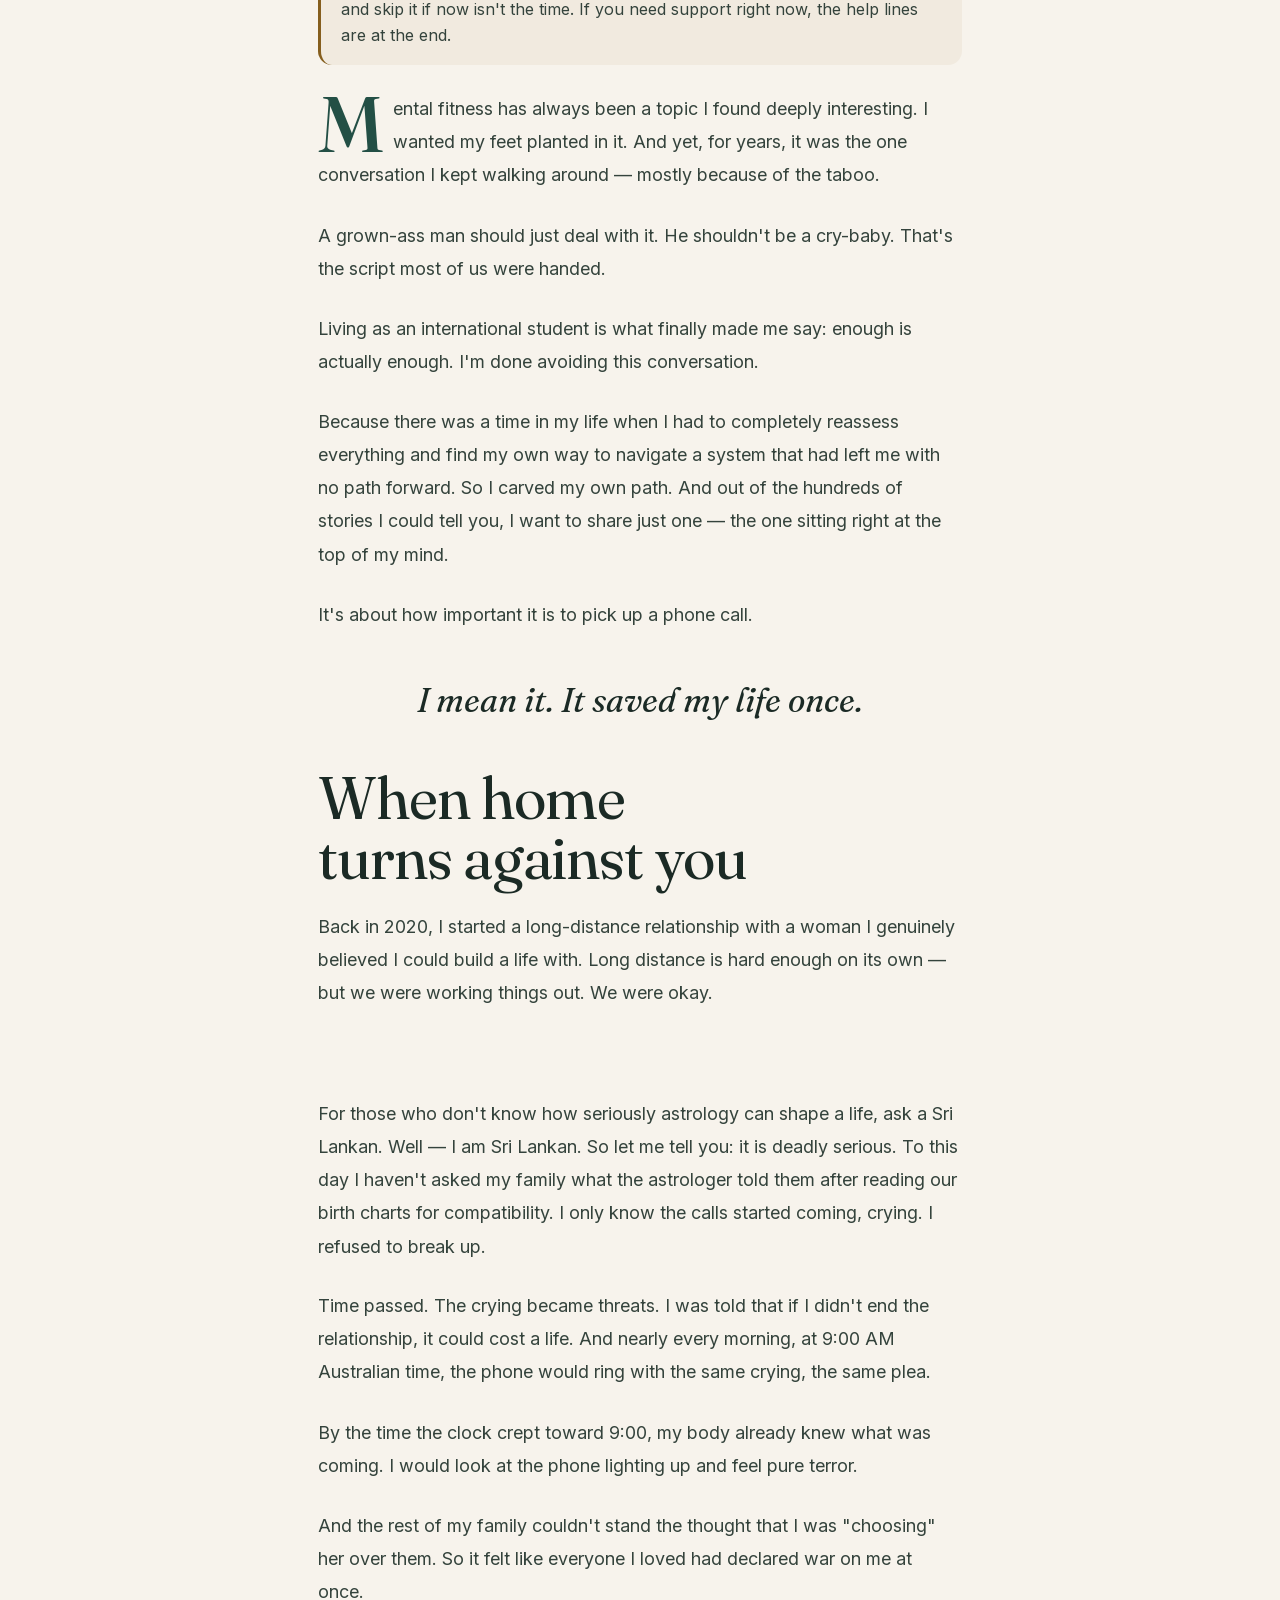
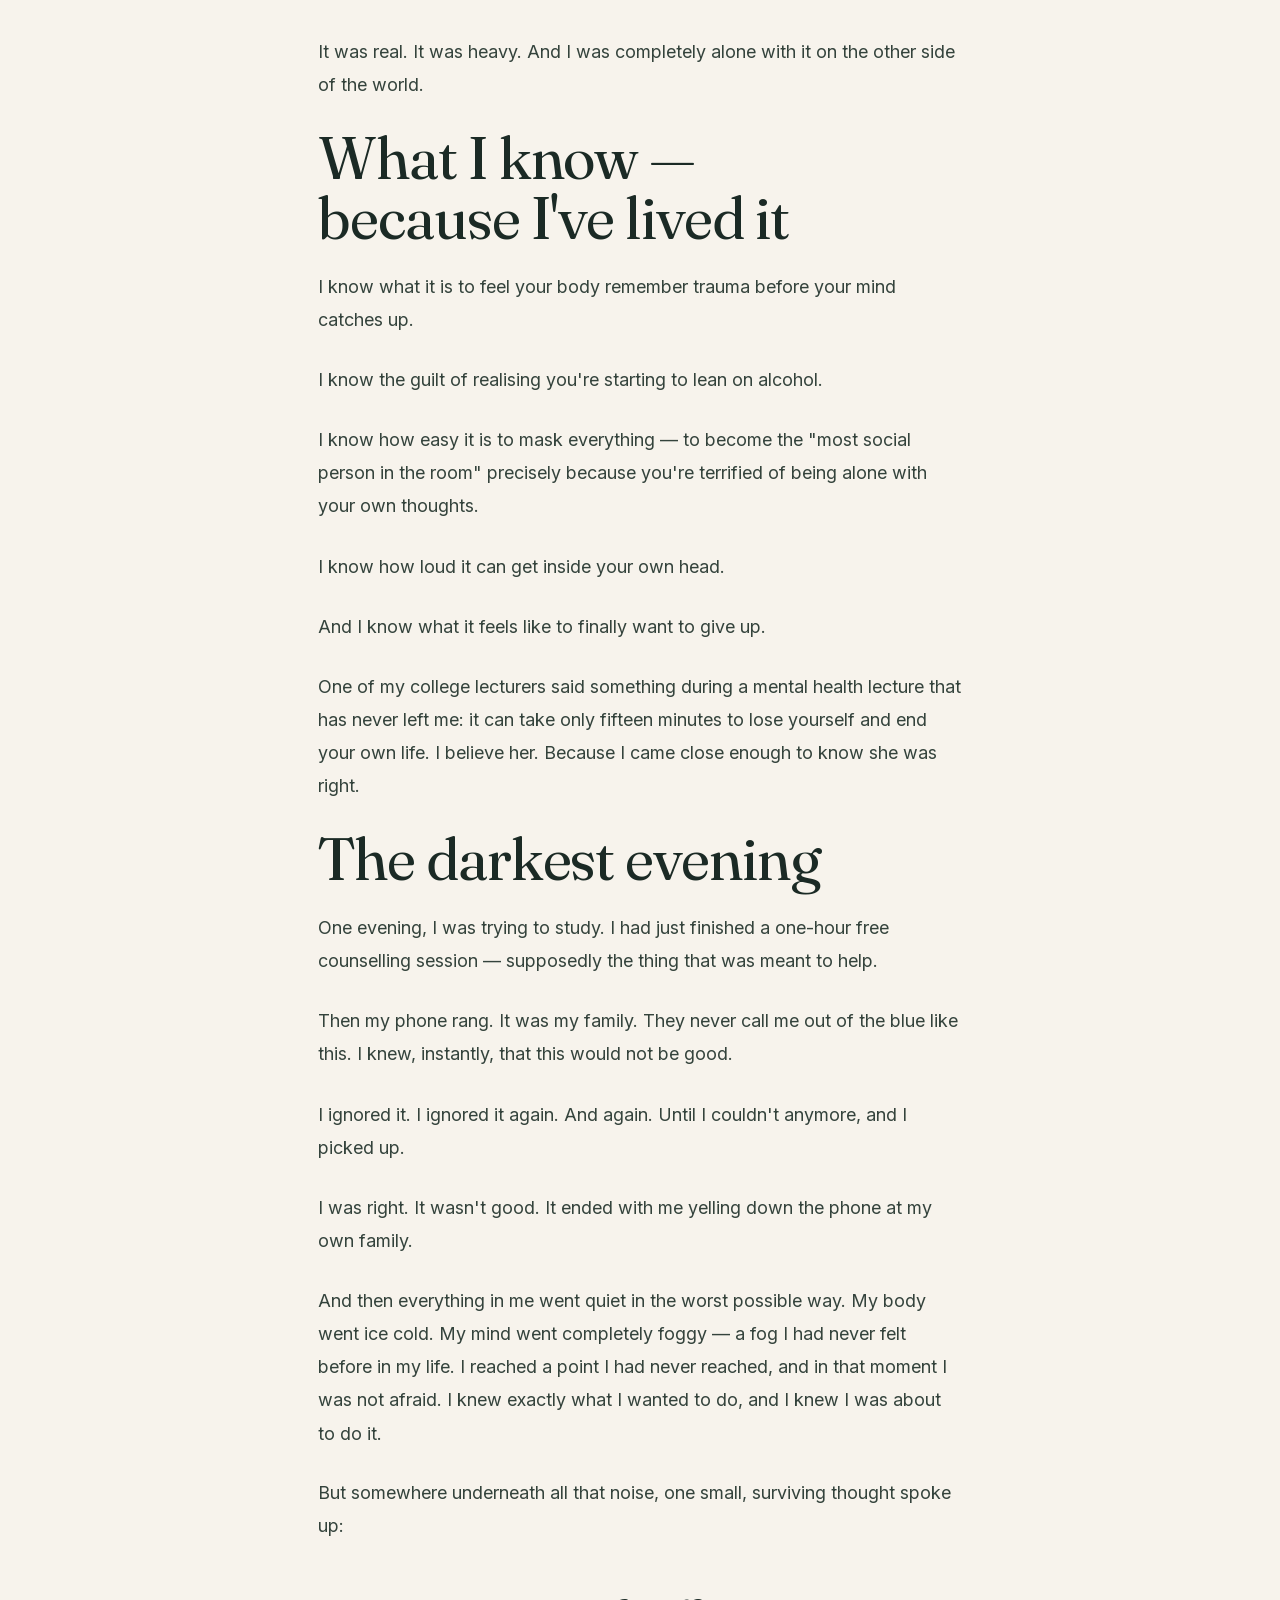
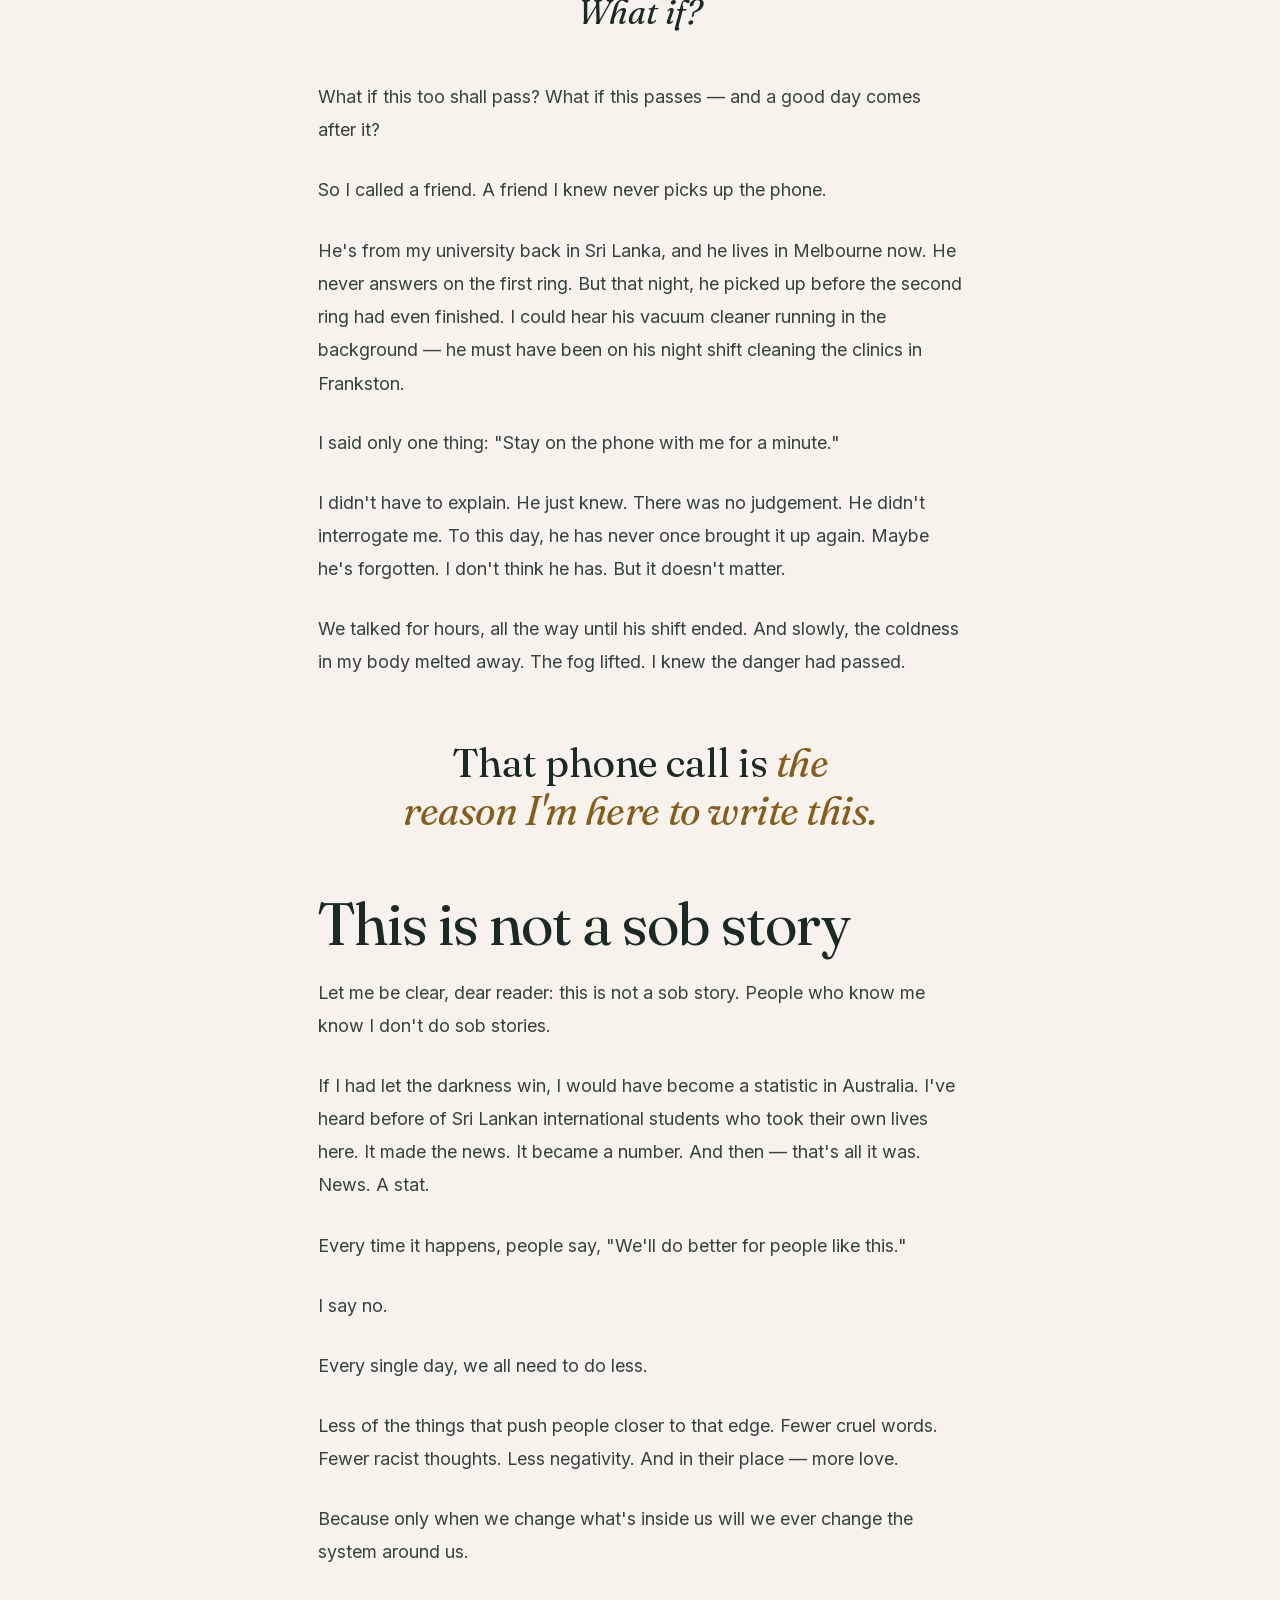
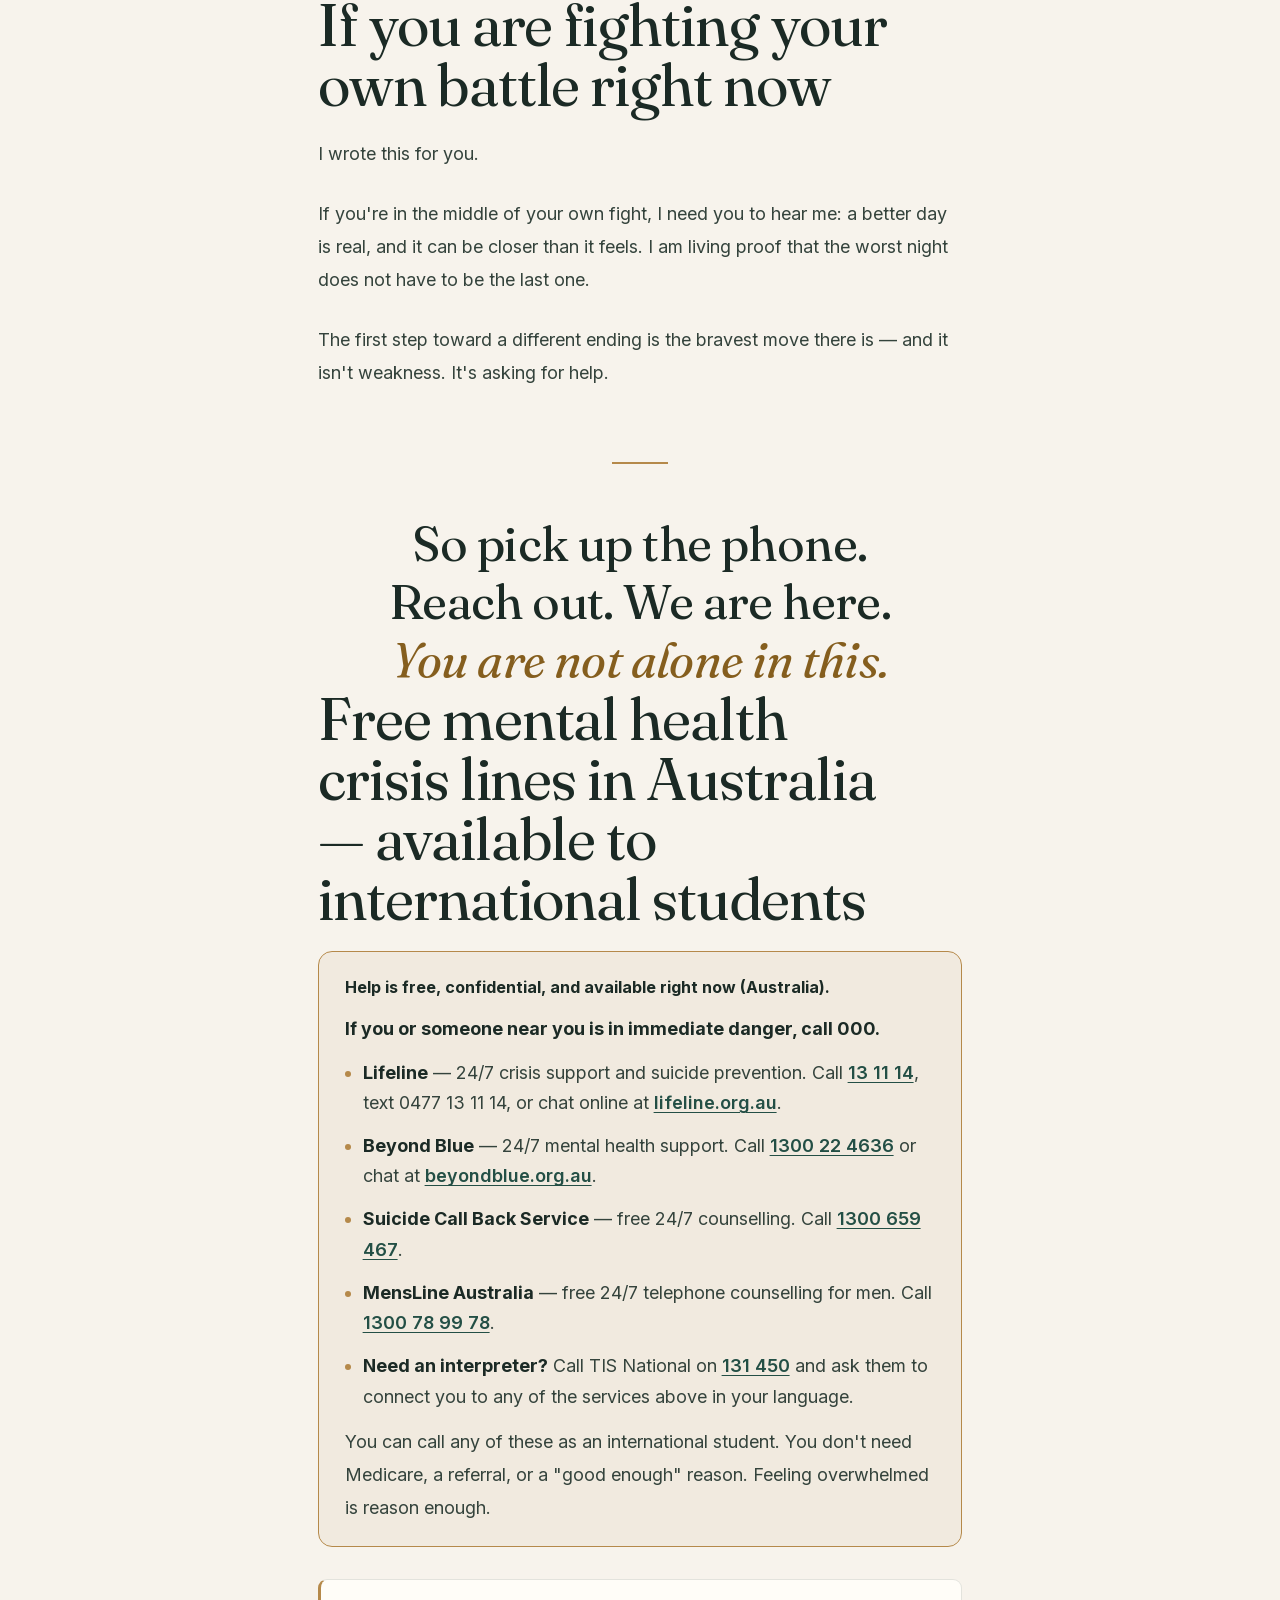
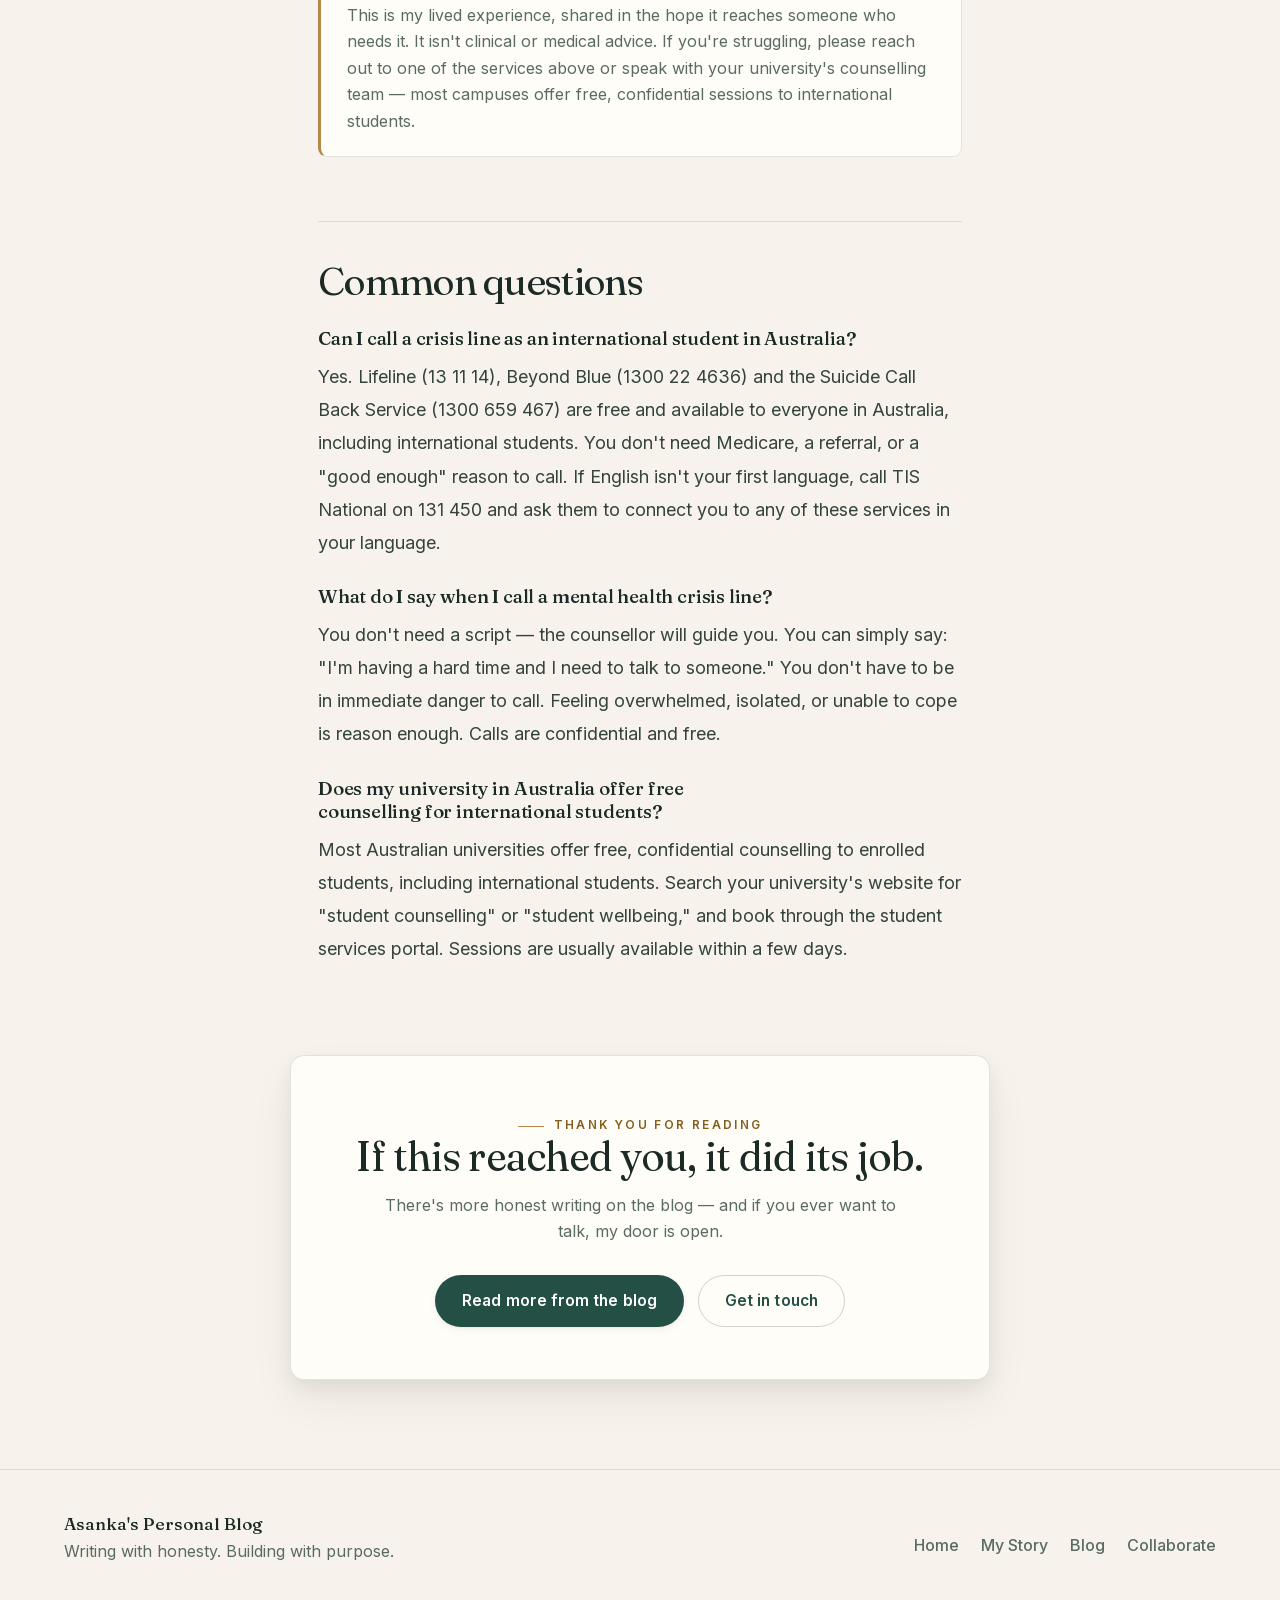
<file: the-phone-call-that-saved-my-life.html>
<!doctype html>
<html lang="en">
  <head>
    <meta charset="utf-8">
    <meta name="viewport" content="width=device-width, initial-scale=1">
    <title>The Phone Call That Saved My Life | Asanka</title>
    <meta name="description" content="A true story about international-student mental health in Australia: family pressure, the night I nearly gave up, and the phone call that saved my life.">
    <link rel="canonical" href="https://asanka.blog/the-phone-call-that-saved-my-life.html">
    <meta name="robots" content="index, follow">
    <meta name="author" content="Asanka Tharindu">
    <link rel="icon" href="/favicon.svg" type="image/svg+xml">
    <link rel="alternate" type="application/rss+xml" title="Asanka's Personal Blog" href="/feed.xml">

    <meta property="og:type" content="article">
    <meta property="og:site_name" content="Asanka's Personal Blog">
    <meta property="og:title" content="The Phone Call That Saved My Life">
    <meta property="og:description" content="A true story about international-student mental health in Australia — and the phone call that saved my life.">
    <meta property="og:url" content="https://asanka.blog/the-phone-call-that-saved-my-life.html">
    <meta property="og:image" content="https://asanka.blog/assets/mental-health-stories.jpg">
    <meta property="article:published_time" content="2026-06-22">
    <meta property="article:section" content="Mental Health">

    <meta name="twitter:card" content="summary_large_image">
    <meta name="twitter:title" content="The Phone Call That Saved My Life">
    <meta name="twitter:description" content="A true story about international-student mental health in Australia — and the phone call that saved my life.">
    <meta name="twitter:image" content="https://asanka.blog/assets/mental-health-stories.jpg">

    <link rel="stylesheet" href="styles.min.css">

    <script type="application/ld+json">
    {
      "@context": "https://schema.org",
      "@graph": [
        {
          "@type": "BlogPosting",
          "@id": "https://asanka.blog/the-phone-call-that-saved-my-life.html#article",
          "headline": "The Phone Call That Saved My Life",
          "description": "A true story about international-student mental health in Australia: family pressure, the night I nearly gave up, and the phone call that saved my life.",
          "url": "https://asanka.blog/the-phone-call-that-saved-my-life.html",
          "image": { "@type": "ImageObject", "url": "https://asanka.blog/assets/mental-health-stories.jpg", "width": 1054, "height": 1492 },
          "datePublished": "2026-06-22T00:00:00+10:00",
          "dateModified": "2026-06-22T00:00:00+10:00",
          "author": { "@id": "https://asanka.blog/#asanka" },
          "publisher": { "@id": "https://asanka.blog/#org" },
          "mainEntityOfPage": { "@type": "WebPage", "@id": "https://asanka.blog/the-phone-call-that-saved-my-life.html" },
          "articleSection": "Mental Health",
          "inLanguage": "en-AU",
          "keywords": "international student mental health, asking for help, suicide prevention, Australia, mental health story"
        },
        {
          "@type": "BreadcrumbList",
          "itemListElement": [
            { "@type": "ListItem", "position": 1, "name": "Home", "item": "https://asanka.blog/" },
            { "@type": "ListItem", "position": 2, "name": "Blog", "item": "https://asanka.blog/blog.html" },
            { "@type": "ListItem", "position": 3, "name": "The Phone Call That Saved My Life", "item": "https://asanka.blog/the-phone-call-that-saved-my-life.html" }
          ]
        },
        {
          "@type": "FAQPage",
          "mainEntity": [
            {
              "@type": "Question",
              "name": "Can I call a crisis line as an international student in Australia?",
              "acceptedAnswer": { "@type": "Answer", "text": "Yes. Lifeline (13 11 14), Beyond Blue (1300 22 4636) and the Suicide Call Back Service (1300 659 467) are free and available to everyone in Australia, including international students. You do not need Medicare, a referral, or a good enough reason to call. If English is not your first language, call TIS National on 131 450 and ask them to connect you to any of these services in your language." }
            },
            {
              "@type": "Question",
              "name": "What do I say when I call a mental health crisis line?",
              "acceptedAnswer": { "@type": "Answer", "text": "You do not need a script — the counsellor will guide you. You can simply say: I'm having a hard time and I need to talk to someone. You do not have to be in immediate danger to call. Feeling overwhelmed, isolated, or unable to cope is reason enough. Calls are confidential and free." }
            },
            {
              "@type": "Question",
              "name": "Does my university in Australia offer free counselling for international students?",
              "acceptedAnswer": { "@type": "Answer", "text": "Most Australian universities offer free, confidential counselling to enrolled students, including international students. Search your university website for student counselling or student wellbeing, and book through the student services portal. Sessions are usually available within a few days." }
            }
          ]
        }
      ]
    }
    </script>
  </head>
  <body>
    <div class="grain" aria-hidden="true"></div>
    <div class="scroll-progress" aria-hidden="true"></div>
    <a class="skip-link" href="#main">Skip to content</a>

    <header class="site-header" data-header>
      <a class="brand" href="index.html" aria-label="Asanka's Personal Blog home">
        <span>Asanka's</span>
        <strong>Personal Blog</strong>
      </a>
      <button class="nav-toggle" type="button" aria-expanded="false" aria-controls="site-nav">
        <span></span>
        <span></span>
        <span></span>
        <span class="sr-only">Open menu</span>
      </button>
      <nav class="site-nav" id="site-nav" aria-label="Primary navigation">
        <a href="index.html">Home</a>
        <a href="story.html">My Story</a>
        <a href="blog.html">Blog</a>
        <a href="blog.html#resources">Resources</a>
        <a href="index.html#projects">Projects</a>
        <a class="nav-cta" href="index.html#collaborate">Collaborate</a>
      </nav>
    </header>

    <main id="main">
      <article class="story-article">
        <header class="article-head section-pad">
          <p class="eyebrow">Mental health</p>
          <h1>The Phone Call That Saved My Life</h1>
          <p class="lead article-standfirst">A true story about international student mental health, the courage to ask for help, and why a better day is always closer than it feels.</p>
          <p class="article-meta">
            <span>By Asanka</span>
            <span>Melbourne, Australia</span>
            <span>8 min read</span>
          </p>
        </header>

        <figure class="article-hero is-media-contain reveal">
          <div class="media-frame">
            <picture>
              <source type="image/webp" srcset="assets/mental-health-stories.webp">
              <img src="assets/mental-health-stories.jpg" width="1054" height="1492" alt="Illustrated poster for 'The Phone Call That Saved My Life' — a Sri Lankan international student in Melbourne on a late-night phone call, with Australian crisis-line numbers listed along the bottom." loading="eager" fetchpriority="high">
            </picture>
          </div>
          <figcaption>The night a single phone call changed everything.</figcaption>
        </figure>

        <div class="article-body">
          <aside class="reveal" style="max-width:700px;margin:0 auto 28px;padding:16px 20px;border-left:3px solid var(--gold-ink);border-radius:var(--radius);background:var(--paper-2);color:var(--soft);">
            <strong style="color:var(--ink);">A heads-up before you read:</strong> this piece talks honestly about suicidal thoughts, family pressure and a mental health crisis. Take care of yourself, and skip it if now isn't the time. If you need support right now, the help lines are at the end.
          </aside>

          <p class="has-dropcap reveal">Mental fitness has always been a topic I found deeply interesting. I wanted my feet planted in it. And yet, for years, it was the one conversation I kept walking around — mostly because of the taboo.</p>

          <p class="reveal">A grown-ass man should just deal with it. He shouldn't be a cry-baby. That's the script most of us were handed.</p>

          <p class="reveal">Living as an international student is what finally made me say: enough is actually enough. I'm done avoiding this conversation.</p>

          <p class="reveal">Because there was a time in my life when I had to completely reassess everything and find my own way to navigate a system that had left me with no path forward. So I carved my own path. And out of the hundreds of stories I could tell you, I want to share just one — the one sitting right at the top of my mind.</p>

          <p class="reveal">It's about how important it is to pick up a phone call.</p>

          <p class="article-lead-line reveal">I mean it. It saved my life once.</p>

          <h2 class="reveal">When home turns against you</h2>

          <p class="reveal">Back in 2020, I started a long-distance relationship with a woman I genuinely believed I could build a life with. Long distance is hard enough on its own — but we were working things out. We were okay.</p>

          <p class="reveal">Until my family's belief in astrology decided we were not meant to continue.</p>

          <p class="reveal">For those who don't know how seriously astrology can shape a life, ask a Sri Lankan. Well — I am Sri Lankan. So let me tell you: it is deadly serious. To this day I haven't asked my family what the astrologer told them after reading our birth charts for compatibility. I only know the calls started coming, crying. I refused to break up.</p>

          <p class="reveal">Time passed. The crying became threats. I was told that if I didn't end the relationship, it could cost a life. And nearly every morning, at 9:00 AM Australian time, the phone would ring with the same crying, the same plea.</p>

          <p class="reveal">By the time the clock crept toward 9:00, my body already knew what was coming. I would look at the phone lighting up and feel pure terror.</p>

          <p class="reveal">And the rest of my family couldn't stand the thought that I was "choosing" her over them. So it felt like everyone I loved had declared war on me at once.</p>

          <p class="reveal">It was real. It was heavy. And I was completely alone with it on the other side of the world.</p>

          <h2 class="reveal">What I know — because I've lived it</h2>

          <p class="reveal">I know what it is to feel your body remember trauma before your mind catches up.</p>

          <p class="reveal">I know the guilt of realising you're starting to lean on alcohol.</p>

          <p class="reveal">I know how easy it is to mask everything — to become the "most social person in the room" precisely because you're terrified of being alone with your own thoughts.</p>

          <p class="reveal">I know how loud it can get inside your own head.</p>

          <p class="reveal">And I know what it feels like to finally want to give up.</p>

          <p class="reveal">One of my college lecturers said something during a mental health lecture that has never left me: it can take only fifteen minutes to lose yourself and end your own life. I believe her. Because I came close enough to know she was right.</p>

          <h2 class="reveal">The darkest evening</h2>

          <p class="reveal">One evening, I was trying to study. I had just finished a one-hour free counselling session — supposedly the thing that was meant to help.</p>

          <p class="reveal">Then my phone rang. It was my family. They never call me out of the blue like this. I knew, instantly, that this would not be good.</p>

          <p class="reveal">I ignored it. I ignored it again. And again. Until I couldn't anymore, and I picked up.</p>

          <p class="reveal">I was right. It wasn't good. It ended with me yelling down the phone at my own family.</p>

          <p class="reveal">And then everything in me went quiet in the worst possible way. My body went ice cold. My mind went completely foggy — a fog I had never felt before in my life. I reached a point I had never reached, and in that moment I was not afraid. I knew exactly what I wanted to do, and I knew I was about to do it.</p>

          <p class="reveal">But somewhere underneath all that noise, one small, surviving thought spoke up:</p>

          <p class="article-lead-line reveal">What if?</p>

          <p class="reveal">What if this too shall pass? What if this passes — and a good day comes after it?</p>

          <p class="reveal">So I called a friend. A friend I knew never picks up the phone.</p>

          <p class="reveal">He's from my university back in Sri Lanka, and he lives in Melbourne now. He never answers on the first ring. But that night, he picked up before the second ring had even finished. I could hear his vacuum cleaner running in the background — he must have been on his night shift cleaning the clinics in Frankston.</p>

          <p class="reveal">I said only one thing: "Stay on the phone with me for a minute."</p>

          <p class="reveal">I didn't have to explain. He just knew. There was no judgement. He didn't interrogate me. To this day, he has never once brought it up again. Maybe he's forgotten. I don't think he has. But it doesn't matter.</p>

          <p class="reveal">We talked for hours, all the way until his shift ended. And slowly, the coldness in my body melted away. The fog lifted. I knew the danger had passed.</p>

          <p class="story-statement reveal">That phone call is <span class="accent">the reason I'm here to write this.</span></p>

          <h2 class="reveal">This is not a sob story</h2>

          <p class="reveal">Let me be clear, dear reader: this is not a sob story. People who know me know I don't do sob stories.</p>

          <p class="reveal">If I had let the darkness win, I would have become a statistic in Australia. I've heard before of Sri Lankan international students who took their own lives here. It made the news. It became a number. And then — that's all it was. News. A stat.</p>

          <p class="reveal">Every time it happens, people say, "We'll do better for people like this."</p>

          <p class="reveal">I say no.</p>

          <p class="reveal">Every single day, we all need to do less.</p>

          <p class="reveal">Less of the things that push people closer to that edge. Fewer cruel words. Fewer racist thoughts. Less negativity. And in their place — more love.</p>

          <p class="reveal">Because only when we change what's inside us will we ever change the system around us.</p>

          <h2 class="reveal">If you are fighting your own battle right now</h2>

          <p class="reveal">I wrote this for you.</p>

          <p class="reveal">If you're in the middle of your own fight, I need you to hear me: a better day is real, and it can be closer than it feels. I am living proof that the worst night does not have to be the last one.</p>

          <p class="reveal">The first step toward a different ending is the bravest move there is — and it isn't weakness. It's asking for help.</p>

          <p class="story-closing reveal">So pick up the phone. Reach out. We are here. <span class="accent">You are not alone in this.</span></p>

          <h2 id="crisis-resources">Free mental health crisis lines in Australia — available to international students</h2>

          <aside id="crisis-resources-list" class="reveal" style="max-width:760px;margin:8px auto 0;padding:22px 26px;border:1px solid var(--gold);border-radius:var(--radius);background:var(--paper-2);color:var(--soft);">
            <strong style="color:var(--ink);">Help is free, confidential, and available right now (Australia).</strong>
            <p style="margin:12px 0 0;"><strong style="color:var(--ink);">If you or someone near you is in immediate danger, call 000.</strong></p>
            <ul style="margin:12px 0 0;padding-left:1.1rem;line-height:1.8;">
              <li><strong style="color:var(--ink);">Lifeline</strong> — 24/7 crisis support and suicide prevention. Call <a href="tel:131114" style="color:var(--forest);font-weight:600;">13 11 14</a>, text 0477 13 11 14, or chat online at <a href="https://www.lifeline.org.au" style="color:var(--forest);font-weight:600;">lifeline.org.au</a>.</li>
              <li><strong style="color:var(--ink);">Beyond Blue</strong> — 24/7 mental health support. Call <a href="tel:1300224636" style="color:var(--forest);font-weight:600;">1300 22 4636</a> or chat at <a href="https://www.beyondblue.org.au" style="color:var(--forest);font-weight:600;">beyondblue.org.au</a>.</li>
              <li><strong style="color:var(--ink);">Suicide Call Back Service</strong> — free 24/7 counselling. Call <a href="tel:1300659467" style="color:var(--forest);font-weight:600;">1300 659 467</a>.</li>
              <li><strong style="color:var(--ink);">MensLine Australia</strong> — free 24/7 telephone counselling for men. Call <a href="tel:1300789978" style="color:var(--forest);font-weight:600;">1300 78 99 78</a>.</li>
              <li><strong style="color:var(--ink);">Need an interpreter?</strong> Call TIS National on <a href="tel:131450" style="color:var(--forest);font-weight:600;">131 450</a> and ask them to connect you to any of the services above in your language.</li>
            </ul>
            <p style="margin:12px 0 0;">You can call any of these as an international student. You don't need Medicare, a referral, or a "good enough" reason. Feeling overwhelmed is reason enough.</p>
          </aside>

          <aside class="resource-note reveal">
            This is my lived experience, shared in the hope it reaches someone who needs it. It isn't clinical or medical advice. If you're struggling, please reach out to one of the services above or speak with your university's counselling team — most campuses offer free, confidential sessions to international students.
          </aside>

          <section class="faq-block reveal" aria-labelledby="faq-heading">
            <h2 id="faq-heading">Common questions</h2>
            <h3>Can I call a crisis line as an international student in Australia?</h3>
            <p>Yes. Lifeline (13 11 14), Beyond Blue (1300 22 4636) and the Suicide Call Back Service (1300 659 467) are free and available to everyone in Australia, including international students. You don't need Medicare, a referral, or a "good enough" reason to call. If English isn't your first language, call TIS National on 131 450 and ask them to connect you to any of these services in your language.</p>
            <h3>What do I say when I call a mental health crisis line?</h3>
            <p>You don't need a script — the counsellor will guide you. You can simply say: "I'm having a hard time and I need to talk to someone." You don't have to be in immediate danger to call. Feeling overwhelmed, isolated, or unable to cope is reason enough. Calls are confidential and free.</p>
            <h3>Does my university in Australia offer free counselling for international students?</h3>
            <p>Most Australian universities offer free, confidential counselling to enrolled students, including international students. Search your university's website for "student counselling" or "student wellbeing," and book through the student services portal. Sessions are usually available within a few days.</p>
          </section>
        </div>

        <footer class="article-cta reveal">
          <p class="section-kicker">Thank you for reading</p>
          <h2>If this reached you, it did its job.</h2>
          <p>There's more honest writing on the blog — and if you ever want to talk, my door is open.</p>
          <div class="cta-actions">
            <a class="button primary" href="blog.html">Read more from the blog</a>
            <a class="button ghost" href="index.html#collaborate">Get in touch</a>
          </div>
        </footer>
      </article>
    </main>

    <footer class="site-footer">
      <p><strong>Asanka's Personal Blog</strong><br>Writing with honesty. Building with purpose.</p>
      <div>
        <a href="index.html">Home</a>
        <a href="story.html">My Story</a>
        <a href="blog.html">Blog</a>
        <a href="index.html#collaborate">Collaborate</a>
      </div>
    </footer>

    <script src="script.js"></script>
  </body>
</html>
</file>
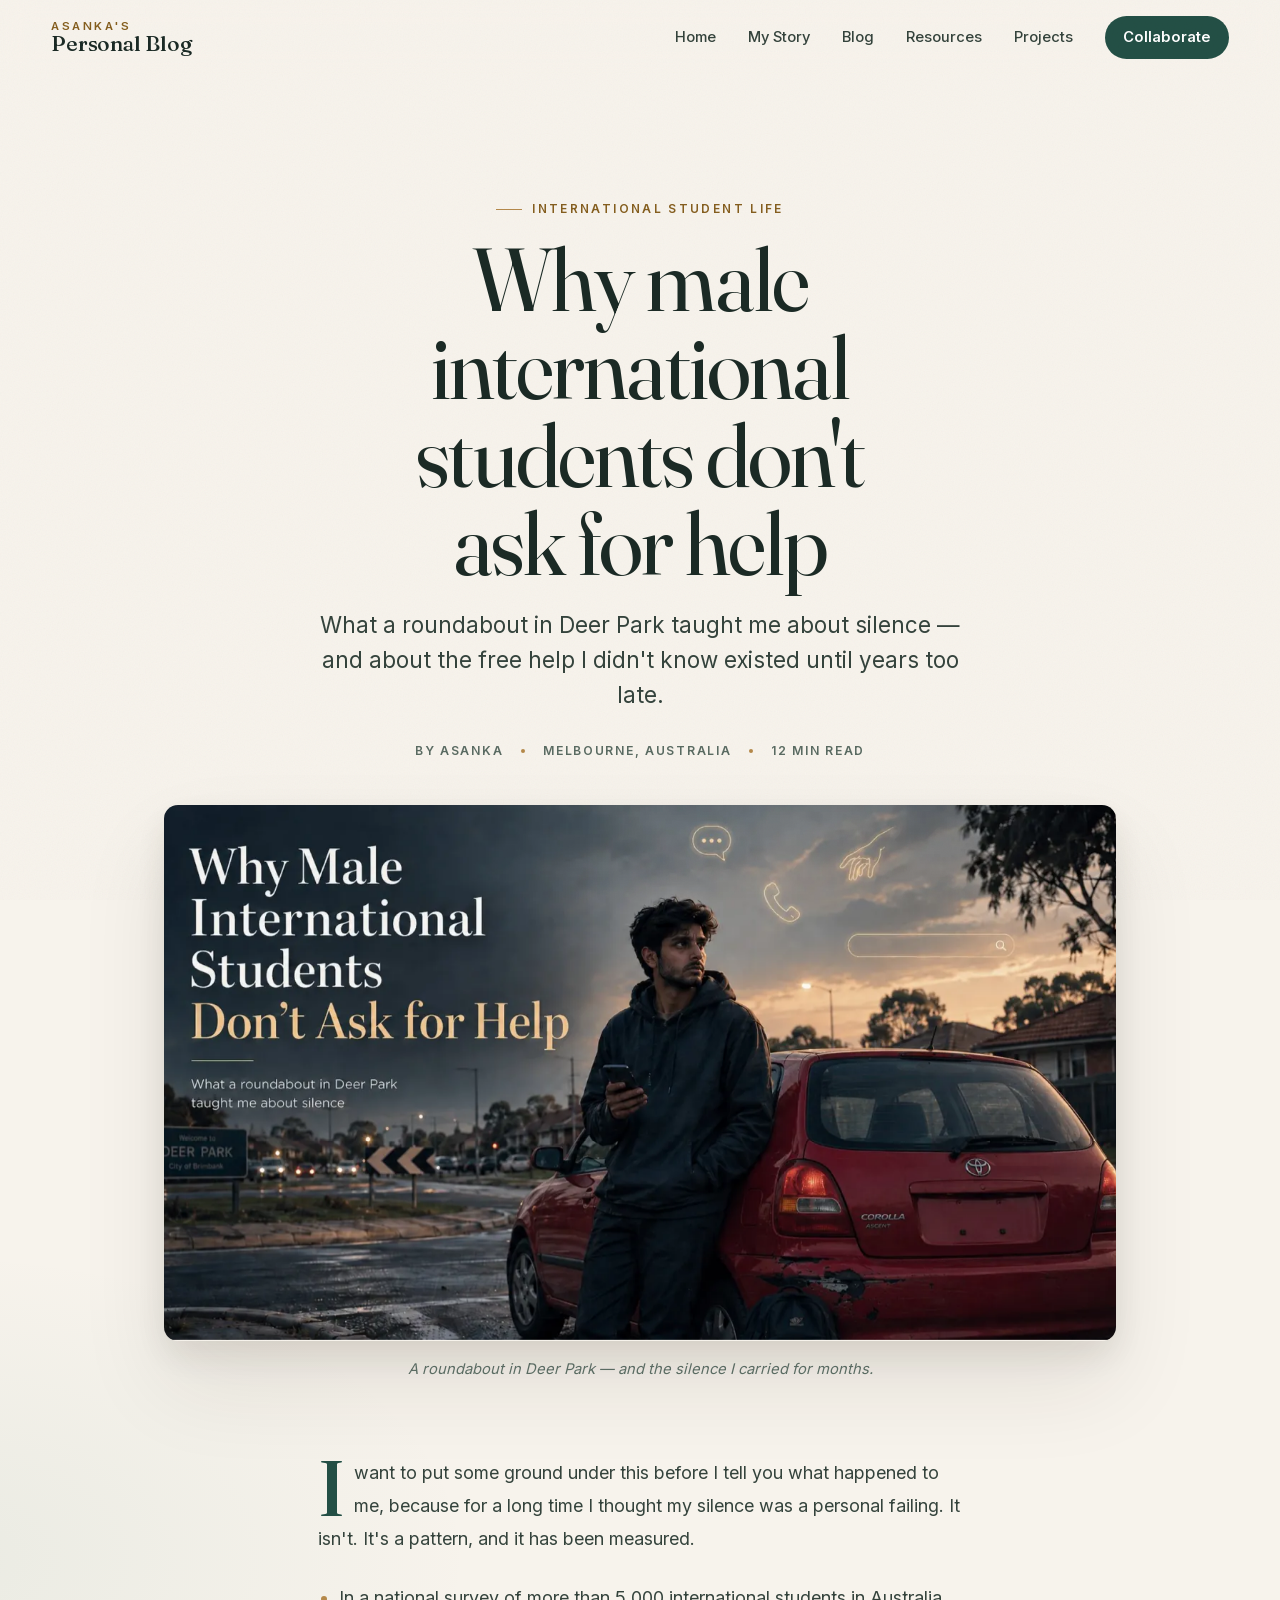
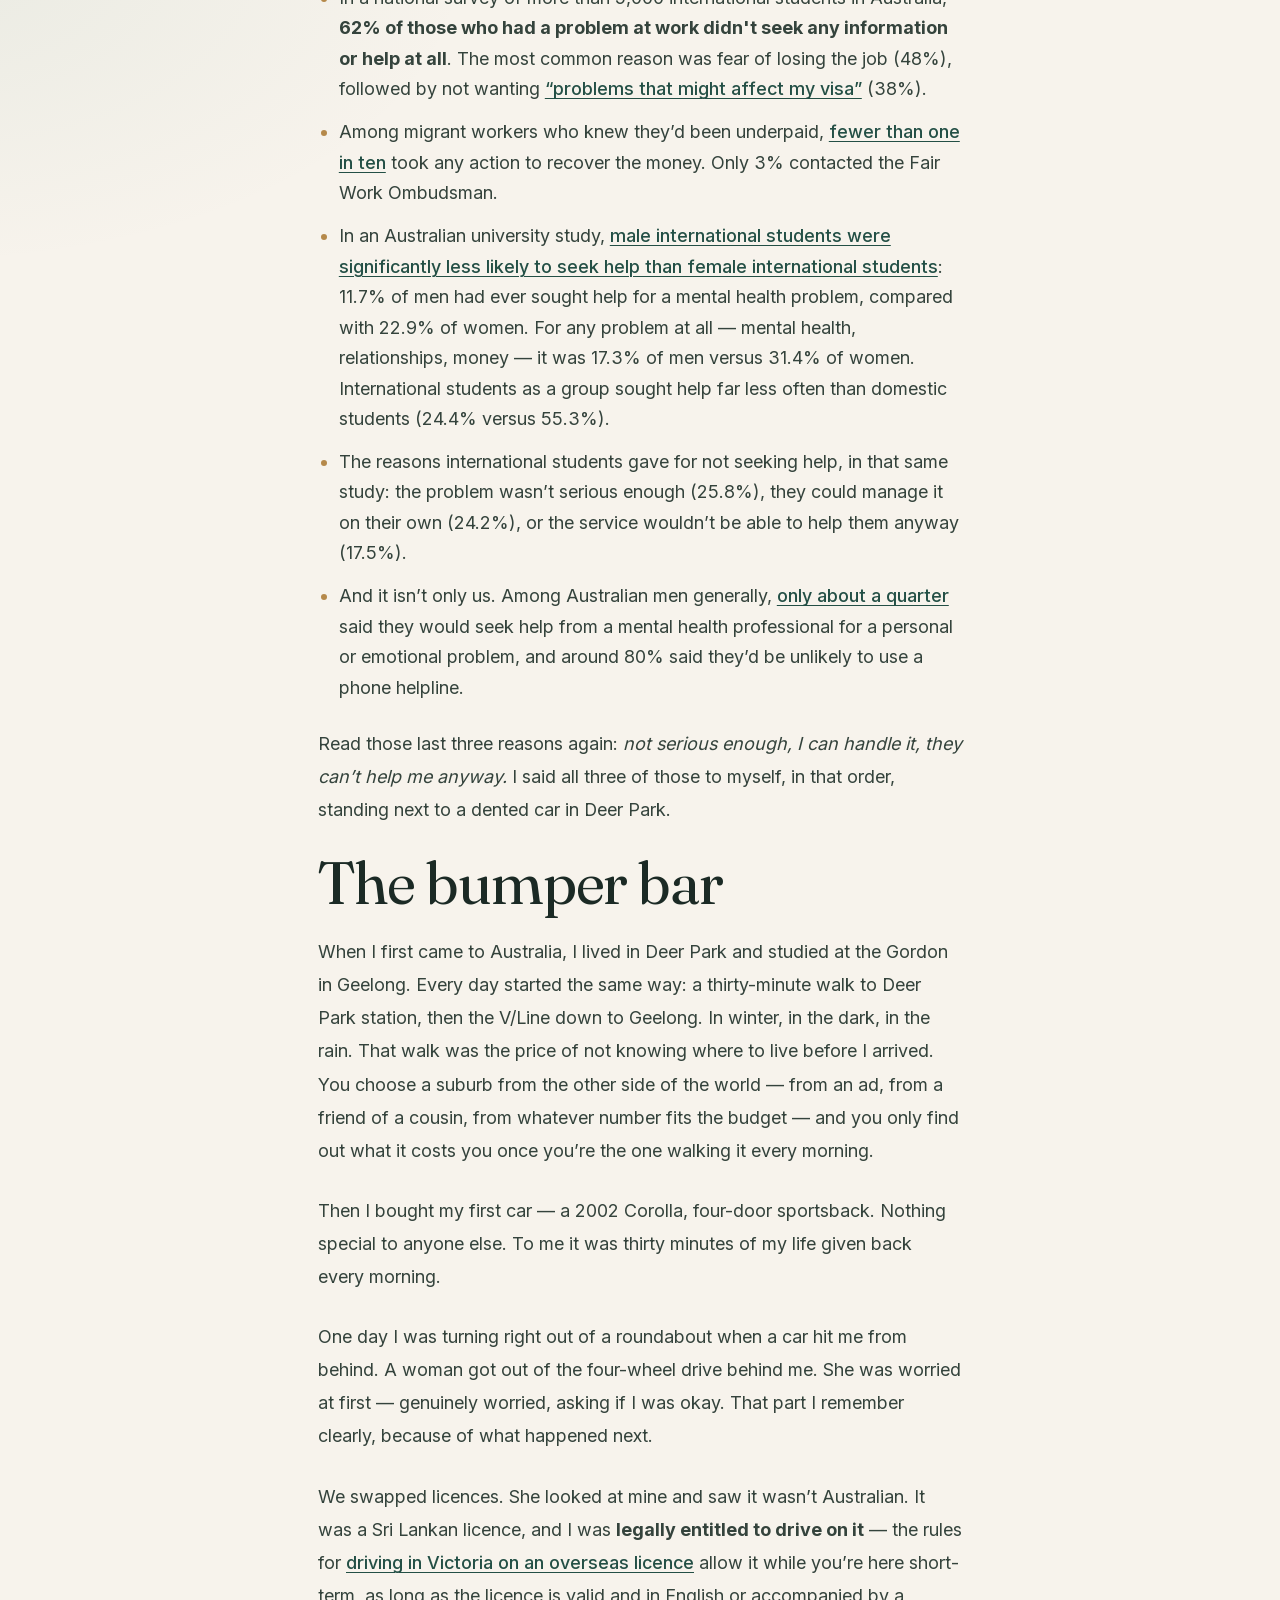
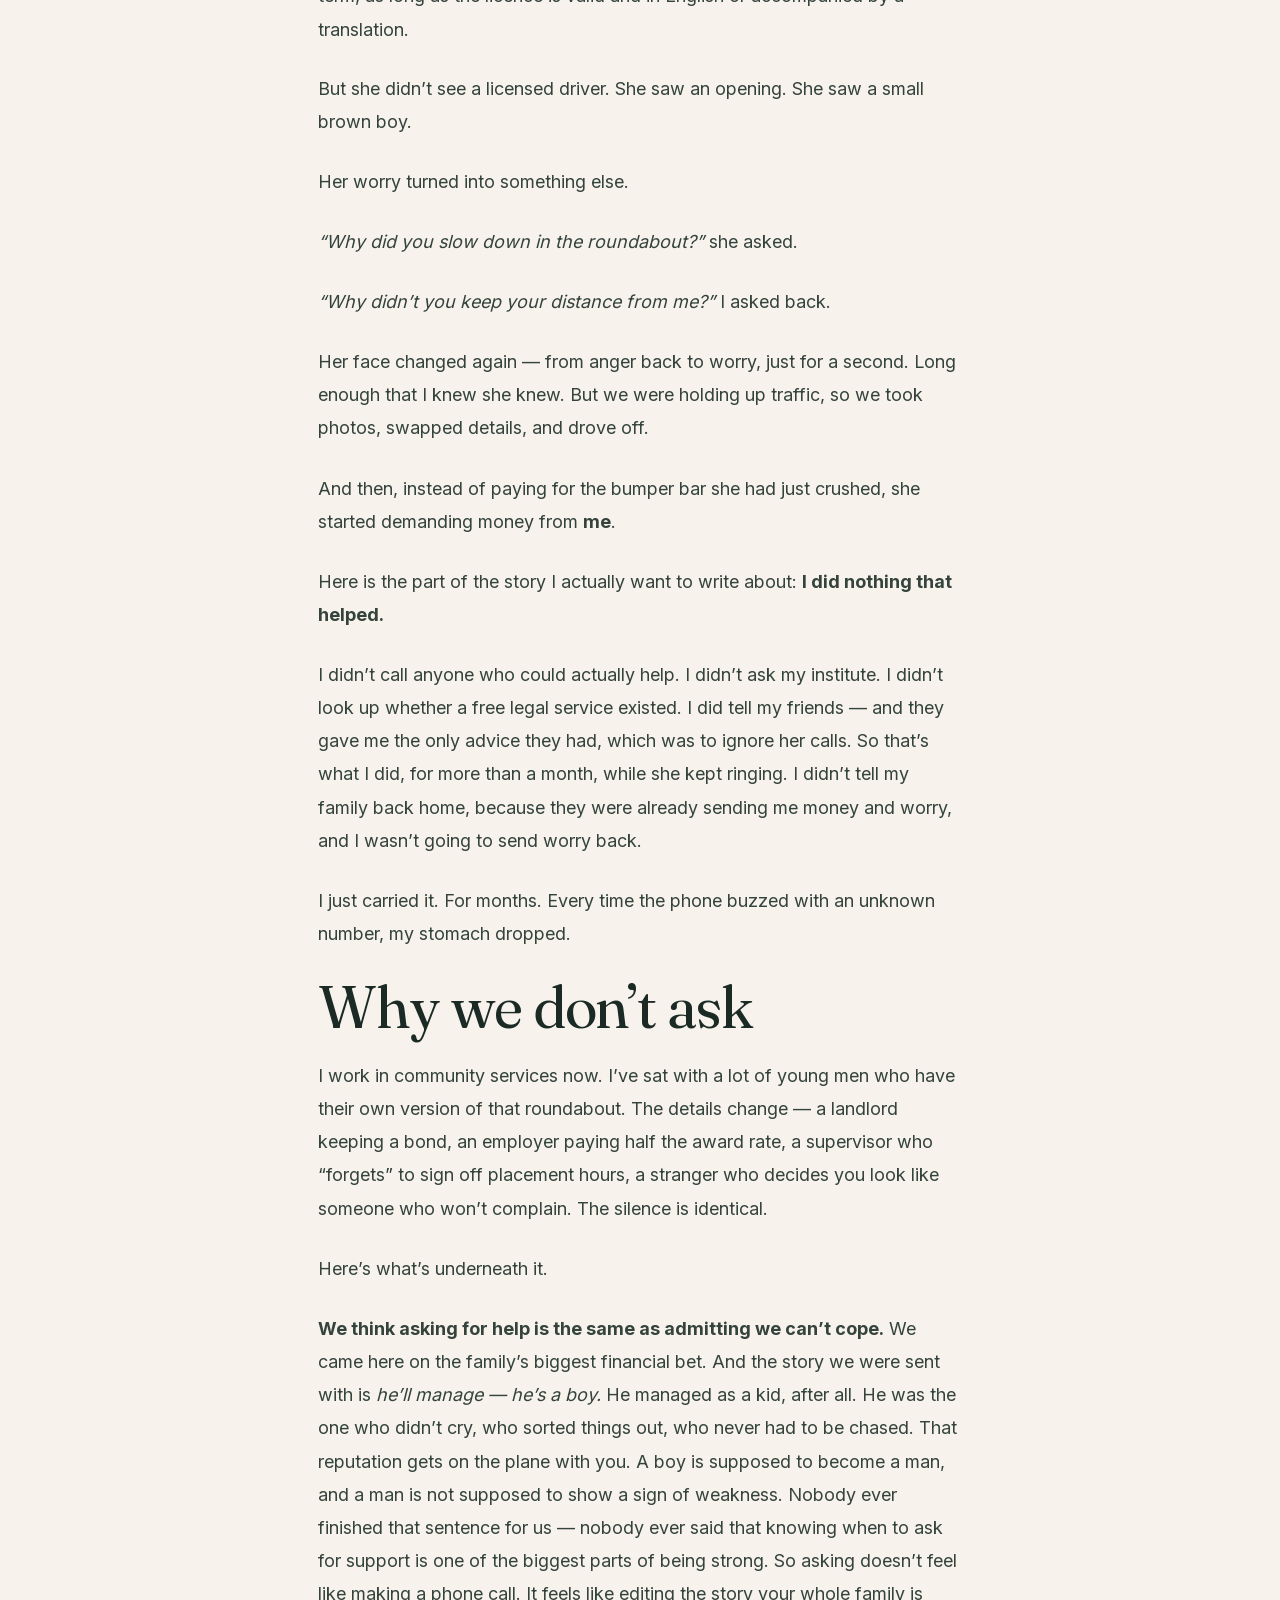
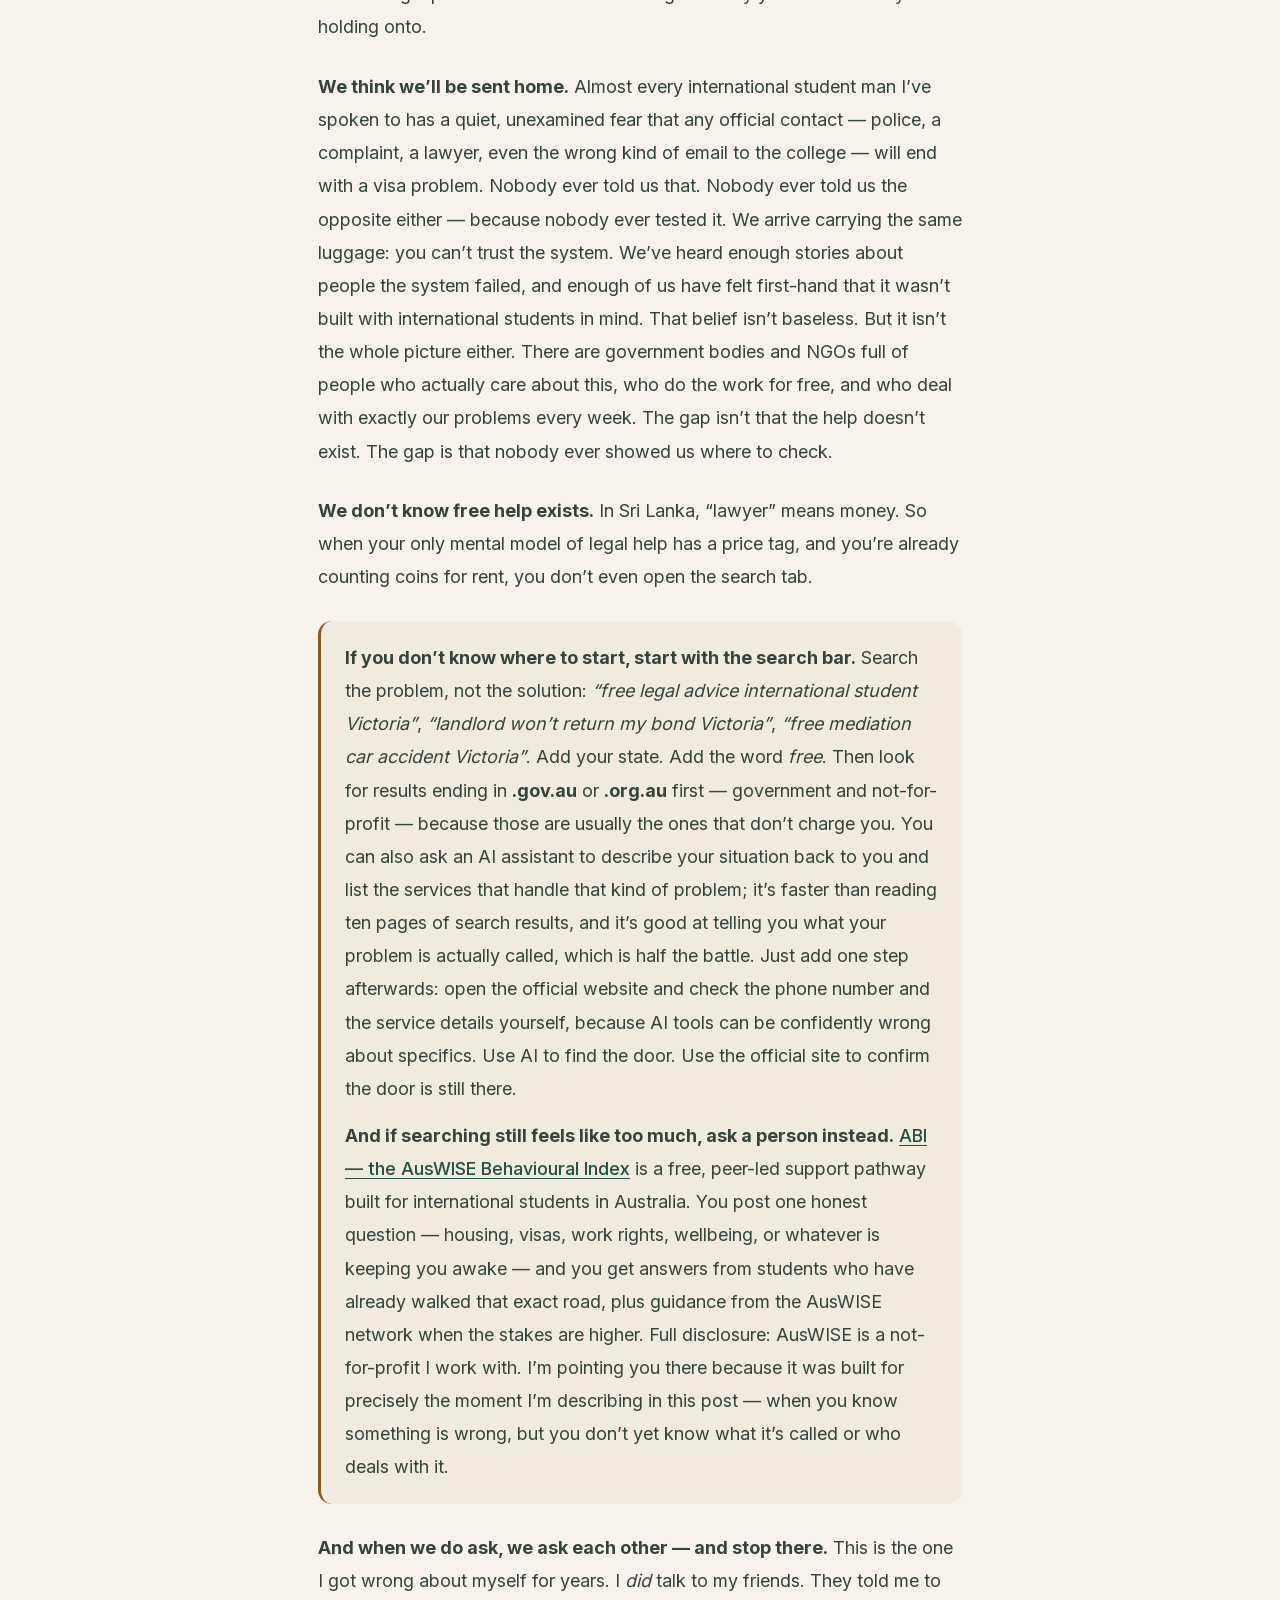
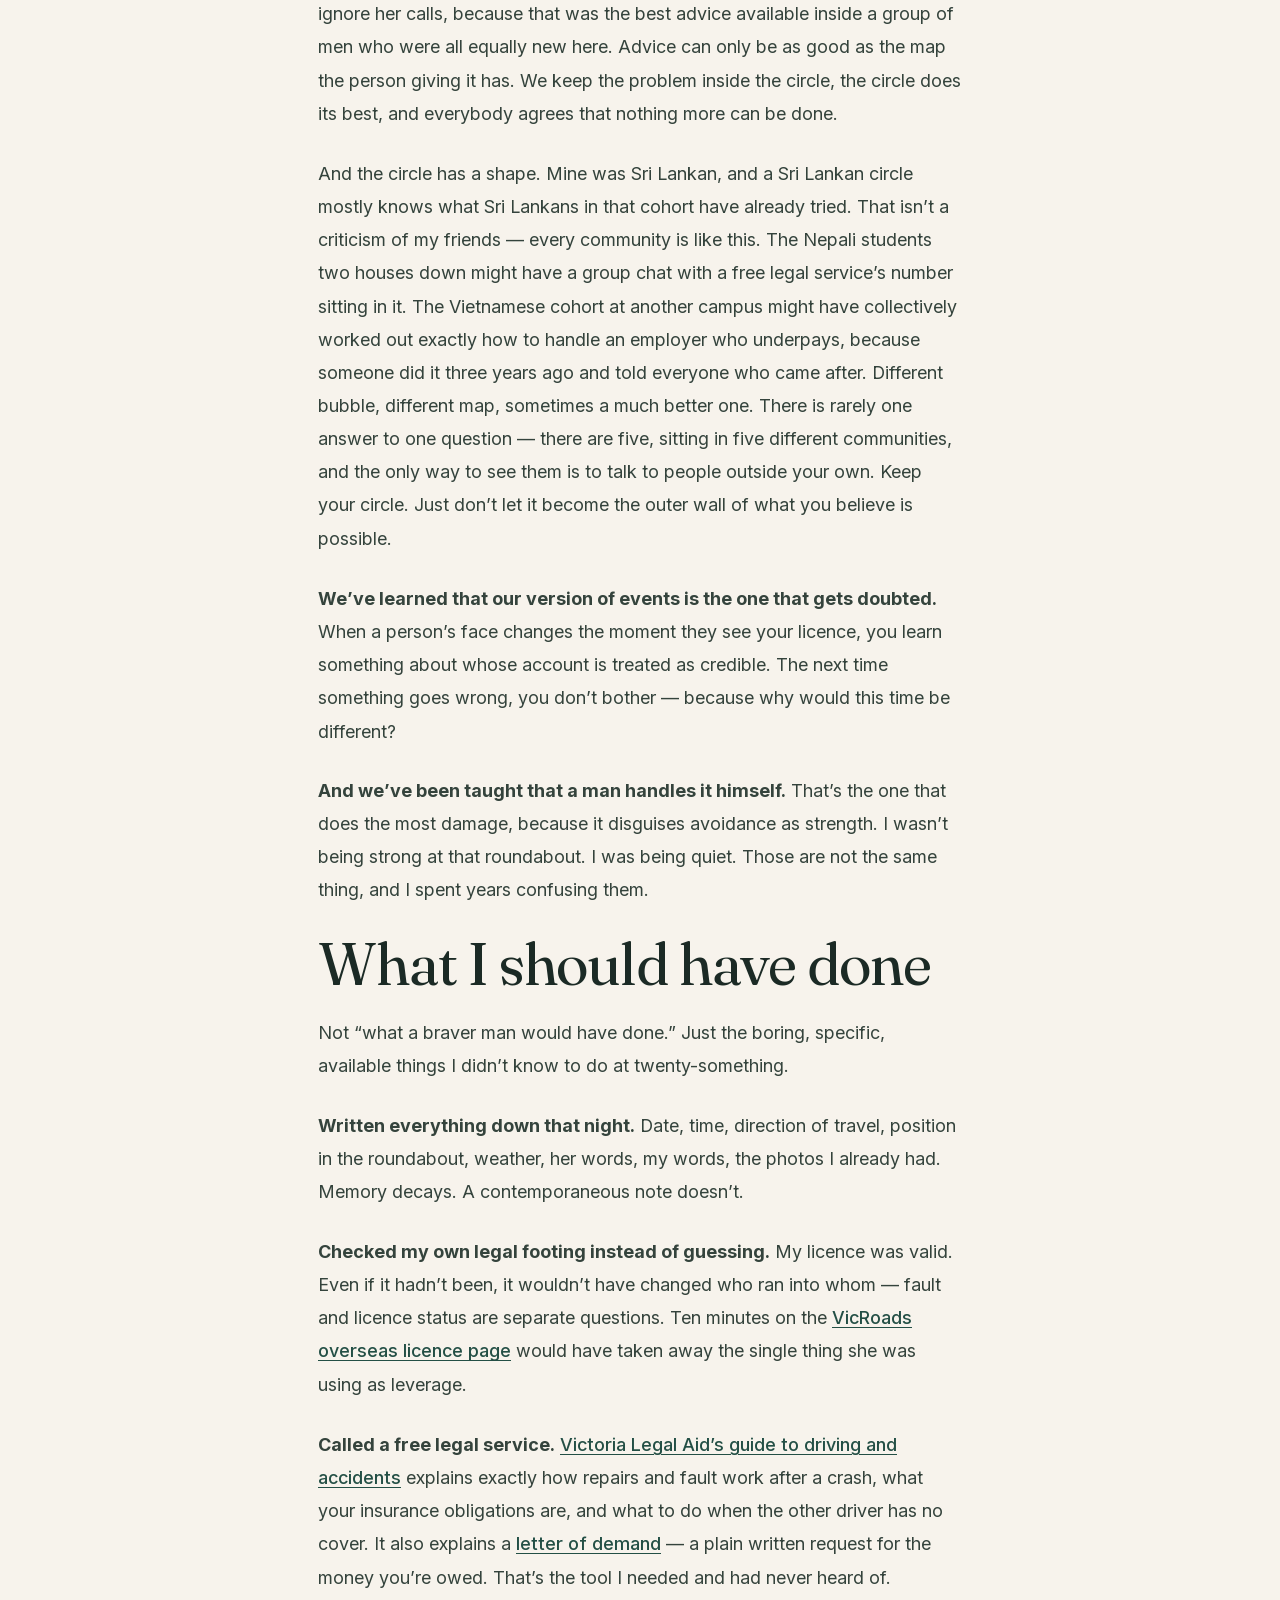
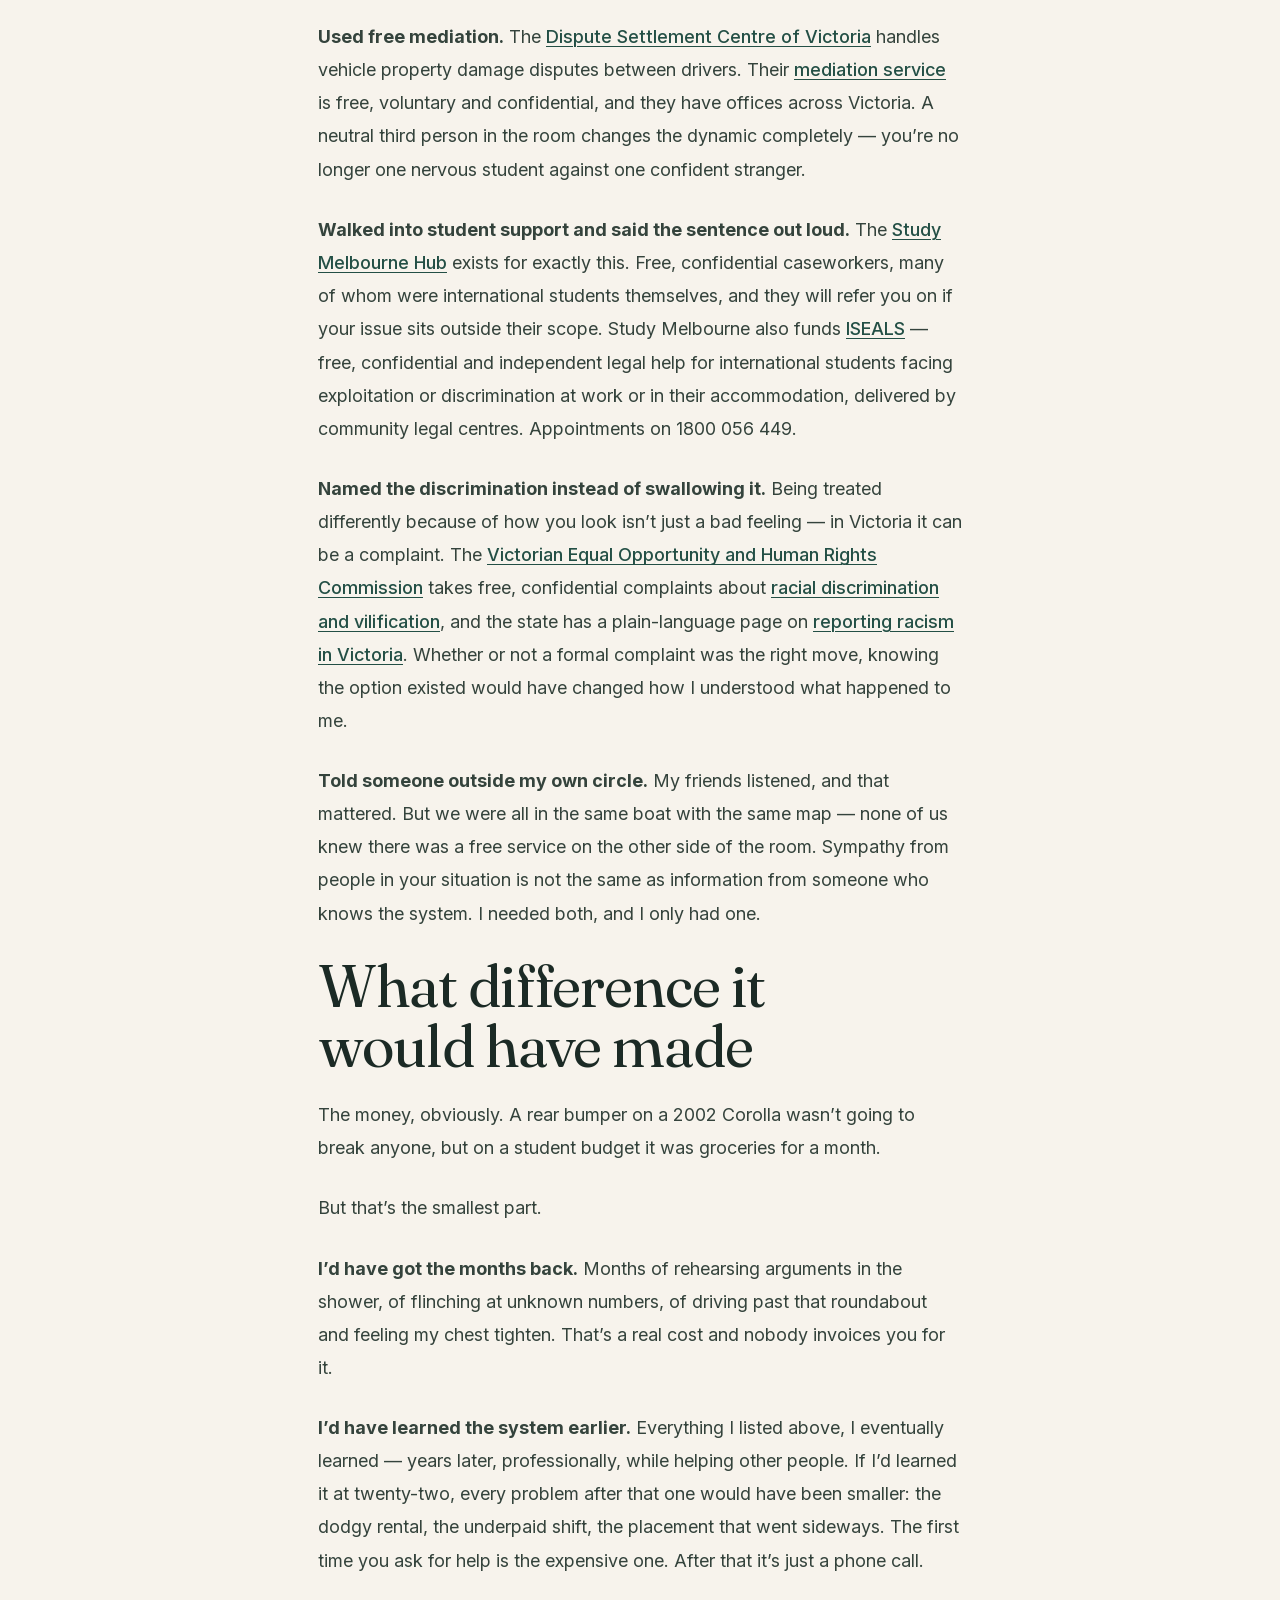
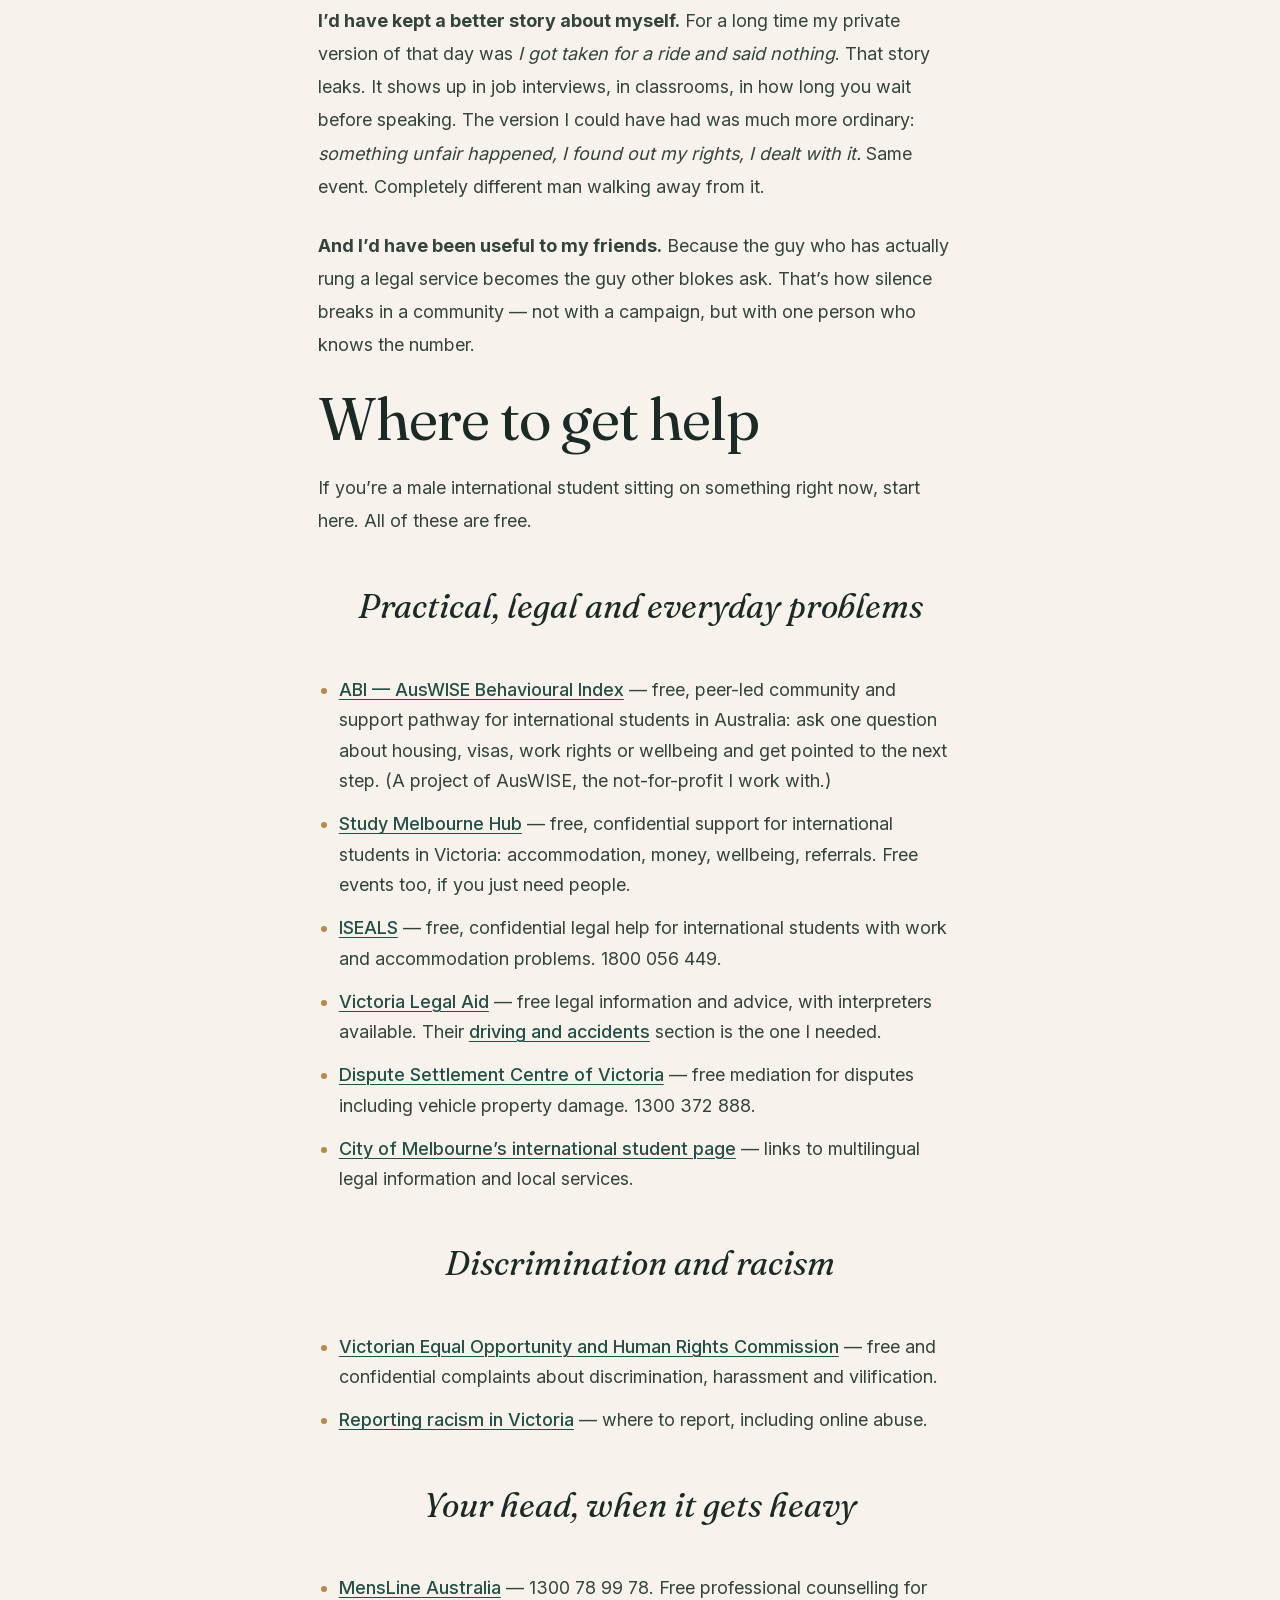
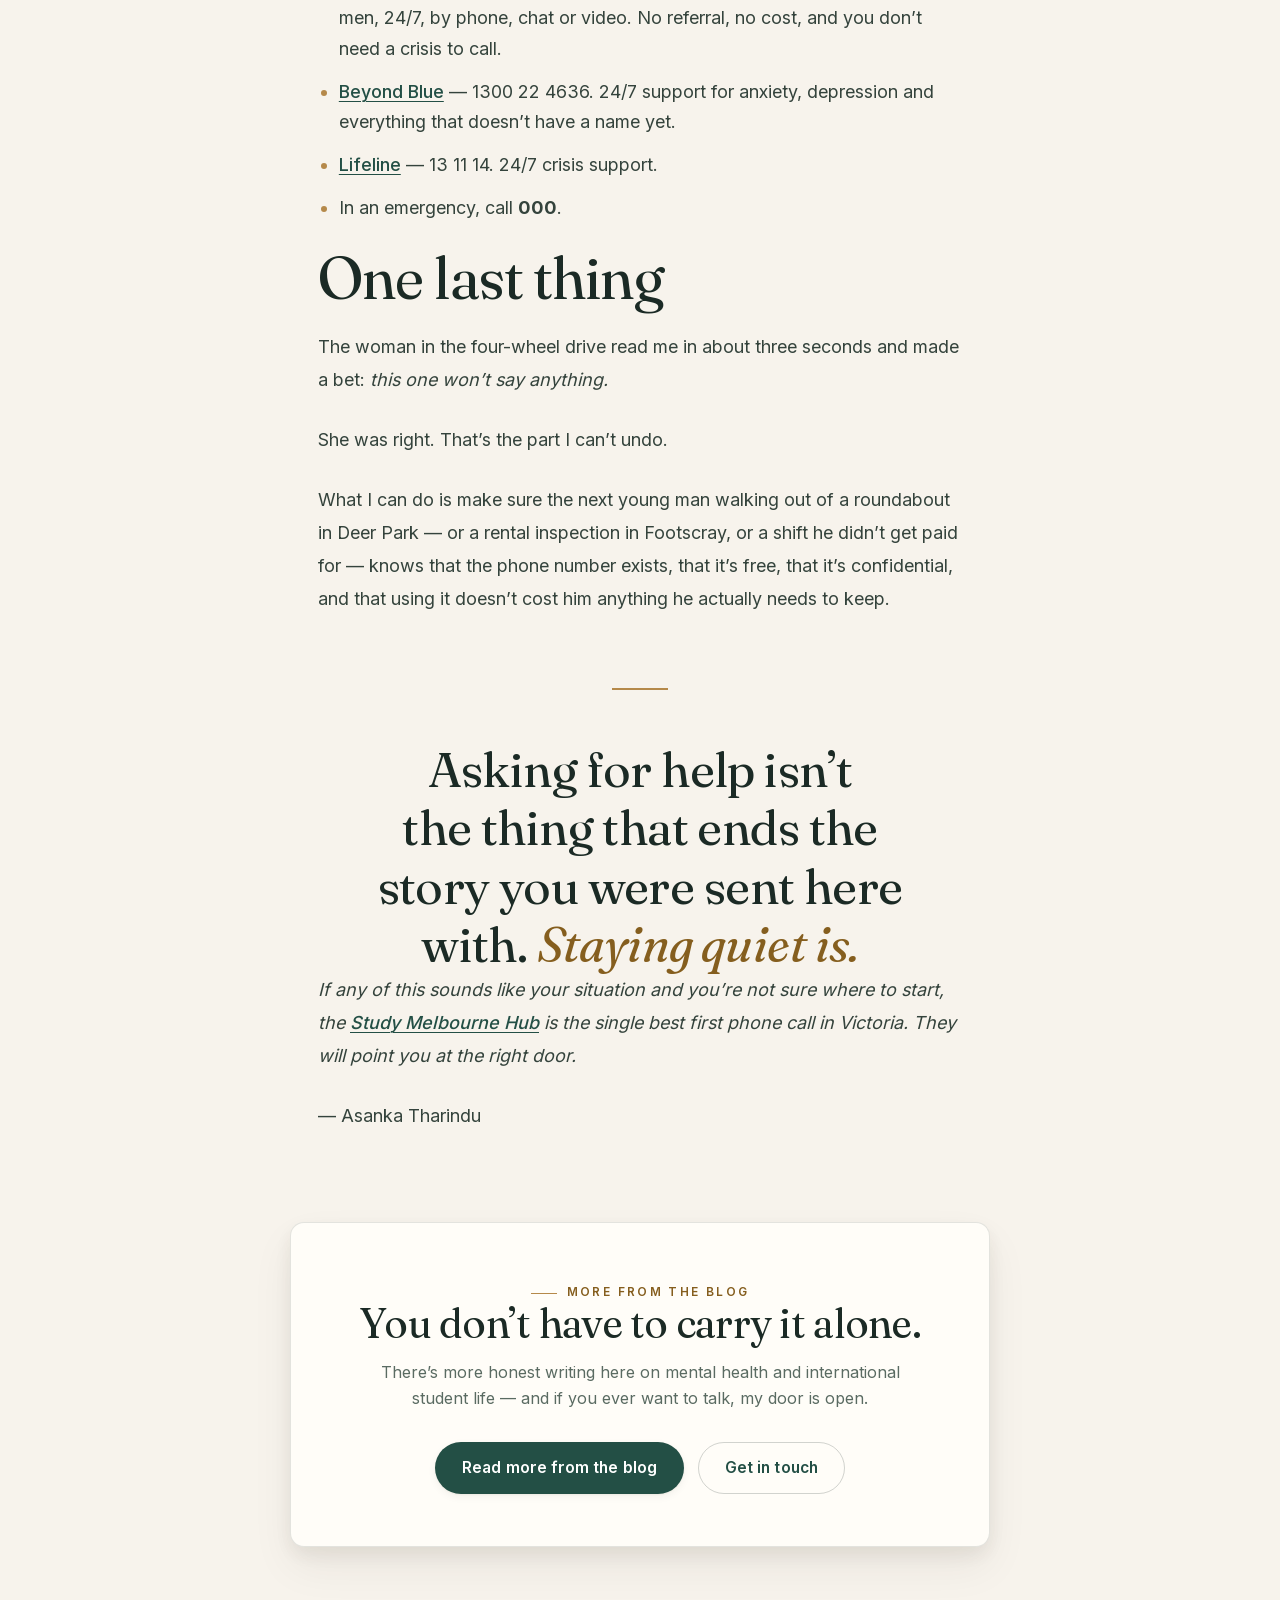
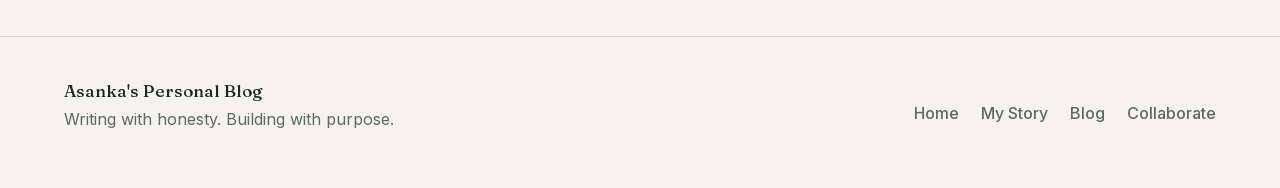
<file: why-male-international-students-dont-ask-for-help.html>
<!doctype html>
<html lang="en">
  <head>
    <meta charset="utf-8">
    <meta name="viewport" content="width=device-width, initial-scale=1">
    <title>Why Male International Students Don't Ask for Help | Asanka</title>
    <meta name="description" content="Why male international students stay silent when things go wrong — a Deer Park roundabout, the cost of the silence, and the free Australian help I wish I'd known about.">
    <link rel="canonical" href="https://asanka.blog/why-male-international-students-dont-ask-for-help.html">
    <meta name="robots" content="index, follow">
    <meta name="author" content="Asanka Tharindu">
    <link rel="icon" href="/favicon.svg" type="image/svg+xml">
    <link rel="alternate" type="application/rss+xml" title="Asanka's Personal Blog" href="/feed.xml">

    <meta property="og:type" content="article">
    <meta property="og:site_name" content="Asanka's Personal Blog">
    <meta property="og:title" content="Why Male International Students Don't Ask for Help">
    <meta property="og:description" content="What a roundabout in Deer Park taught me about silence — why male international students don't ask for help, and the free services that change the story.">
    <meta property="og:url" content="https://asanka.blog/why-male-international-students-dont-ask-for-help.html">
    <meta property="og:image" content="https://asanka.blog/assets/why-male-international-students-dont-ask-for-help.jpg">
    <meta property="article:published_time" content="2026-07-26">
    <meta property="article:section" content="International Student Life">

    <meta name="twitter:card" content="summary_large_image">
    <meta name="twitter:title" content="Why Male International Students Don't Ask for Help">
    <meta name="twitter:description" content="What a roundabout in Deer Park taught me about silence — why male international students don't ask for help, and the free services that change the story.">
    <meta name="twitter:image" content="https://asanka.blog/assets/why-male-international-students-dont-ask-for-help.jpg">

    <link rel="stylesheet" href="styles.min.css">

    <script type="application/ld+json">
    {
      "@context": "https://schema.org",
      "@graph": [
        {
          "@type": "BlogPosting",
          "@id": "https://asanka.blog/why-male-international-students-dont-ask-for-help.html#article",
          "headline": "Why male international students don't ask for help",
          "description": "Why male international students stay silent when things go wrong — a Sri Lankan man's honest story about a Deer Park roundabout, and the free Australian help he wishes he'd known about.",
          "url": "https://asanka.blog/why-male-international-students-dont-ask-for-help.html",
          "image": { "@type": "ImageObject", "url": "https://asanka.blog/assets/why-male-international-students-dont-ask-for-help.jpg", "width": 1672, "height": 941 },
          "datePublished": "2026-07-26T00:00:00+10:00",
          "dateModified": "2026-07-26T00:00:00+10:00",
          "author": { "@id": "https://asanka.blog/#asanka" },
          "publisher": { "@id": "https://asanka.blog/#org" },
          "mainEntityOfPage": { "@type": "WebPage", "@id": "https://asanka.blog/why-male-international-students-dont-ask-for-help.html" },
          "articleSection": "International Student Life",
          "inLanguage": "en-AU",
          "keywords": "male international students, asking for help, international student mental health, wage theft, racism, free legal help Victoria, Study Melbourne, ISEALS, Deer Park, Melbourne"
        },
        {
          "@type": "BreadcrumbList",
          "itemListElement": [
            { "@type": "ListItem", "position": 1, "name": "Home", "item": "https://asanka.blog/" },
            { "@type": "ListItem", "position": 2, "name": "Blog", "item": "https://asanka.blog/blog.html" },
            { "@type": "ListItem", "position": 3, "name": "Why male international students don't ask for help", "item": "https://asanka.blog/why-male-international-students-dont-ask-for-help.html" }
          ]
        }
      ]
    }
    </script>
  </head>
  <body>
    <div class="grain" aria-hidden="true"></div>
    <div class="scroll-progress" aria-hidden="true"></div>
    <a class="skip-link" href="#main">Skip to content</a>

    <header class="site-header" data-header>
      <a class="brand" href="index.html" aria-label="Asanka's Personal Blog home">
        <span>Asanka's</span>
        <strong>Personal Blog</strong>
      </a>
      <button class="nav-toggle" type="button" aria-expanded="false" aria-controls="site-nav">
        <span></span>
        <span></span>
        <span></span>
        <span class="sr-only">Open menu</span>
      </button>
      <nav class="site-nav" id="site-nav" aria-label="Primary navigation">
        <a href="index.html">Home</a>
        <a href="story.html">My Story</a>
        <a href="blog.html">Blog</a>
        <a href="blog.html#resources">Resources</a>
        <a href="index.html#projects">Projects</a>
        <a class="nav-cta" href="index.html#collaborate">Collaborate</a>
      </nav>
    </header>

    <main id="main">
      <article class="story-article">
        <header class="article-head section-pad">
          <p class="eyebrow">International student life</p>
          <h1>Why male international students don't ask for help</h1>
          <p class="lead article-standfirst">What a roundabout in Deer Park taught me about silence — and about the free help I didn't know existed until years too late.</p>
          <p class="article-meta">
            <span>By Asanka</span>
            <span>Melbourne, Australia</span>
            <span>12 min read</span>
          </p>
        </header>

        <figure class="article-hero reveal">
          <div class="media-frame">
            <picture>
              <source type="image/webp" srcset="assets/why-male-international-students-dont-ask-for-help.webp">
              <img src="assets/why-male-international-students-dont-ask-for-help.jpg" width="1672" height="941" alt="A young male international student leaning against a dented red Toyota Corolla at a Deer Park roundabout at dusk, phone in hand, beside the title 'Why Male International Students Don't Ask for Help'." loading="eager" fetchpriority="high">
            </picture>
          </div>
          <figcaption>A roundabout in Deer Park — and the silence I carried for months.</figcaption>
        </figure>

        <div class="article-body">
          <p class="has-dropcap reveal">I want to put some ground under this before I tell you what happened to me, because for a long time I thought my silence was a personal failing. It isn't. It's a pattern, and it has been measured.</p>

          <ul class="reveal">
            <li>In a national survey of more than 5,000 international students in Australia, <strong>62% of those who had a problem at work didn't seek any information or help at all</strong>. The most common reason was fear of losing the job (48%), followed by not wanting <a href="https://www.migrantjustice.org/iswagetheft" target="_blank" rel="noopener">&ldquo;problems that might affect my visa&rdquo;</a> (38%).</li>
            <li>Among migrant workers who knew they&rsquo;d been underpaid, <a href="https://www.migrantjustice.org/highlights/wage-theft-in-silence" target="_blank" rel="noopener">fewer than one in ten</a> took any action to recover the money. Only 3% contacted the Fair Work Ombudsman.</li>
            <li>In an Australian university study, <a href="https://www.mdpi.com/1660-4601/15/6/1147" target="_blank" rel="noopener">male international students were significantly less likely to seek help than female international students</a>: 11.7% of men had ever sought help for a mental health problem, compared with 22.9% of women. For any problem at all &mdash; mental health, relationships, money &mdash; it was 17.3% of men versus 31.4% of women. International students as a group sought help far less often than domestic students (24.4% versus 55.3%).</li>
            <li>The reasons international students gave for not seeking help, in that same study: the problem wasn&rsquo;t serious enough (25.8%), they could manage it on their own (24.2%), or the service wouldn&rsquo;t be able to help them anyway (17.5%).</li>
            <li>And it isn&rsquo;t only us. Among Australian men generally, <a href="https://aifs.gov.au/tentomen/media/depression-suicidality-and-loneliness-mental-health-and-australian-men" target="_blank" rel="noopener">only about a quarter</a> said they would seek help from a mental health professional for a personal or emotional problem, and around 80% said they&rsquo;d be unlikely to use a phone helpline.</li>
          </ul>

          <p class="reveal">Read those last three reasons again: <em>not serious enough, I can handle it, they can&rsquo;t help me anyway.</em> I said all three of those to myself, in that order, standing next to a dented car in Deer Park.</p>

          <h2 class="reveal">The bumper bar</h2>

          <p class="reveal">When I first came to Australia, I lived in Deer Park and studied at the Gordon in Geelong. Every day started the same way: a thirty-minute walk to Deer Park station, then the V/Line down to Geelong. In winter, in the dark, in the rain. That walk was the price of not knowing where to live before I arrived. You choose a suburb from the other side of the world &mdash; from an ad, from a friend of a cousin, from whatever number fits the budget &mdash; and you only find out what it costs you once you&rsquo;re the one walking it every morning.</p>

          <p class="reveal">Then I bought my first car &mdash; a 2002 Corolla, four-door sportsback. Nothing special to anyone else. To me it was thirty minutes of my life given back every morning.</p>

          <p class="reveal">One day I was turning right out of a roundabout when a car hit me from behind. A woman got out of the four-wheel drive behind me. She was worried at first &mdash; genuinely worried, asking if I was okay. That part I remember clearly, because of what happened next.</p>

          <p class="reveal">We swapped licences. She looked at mine and saw it wasn&rsquo;t Australian. It was a Sri Lankan licence, and I was <strong>legally entitled to drive on it</strong> &mdash; the rules for <a href="https://www.vicroads.vic.gov.au/licences/new-to-victoria/driving-with-your-overseas-licence-in-victoria" target="_blank" rel="noopener">driving in Victoria on an overseas licence</a> allow it while you&rsquo;re here short-term, as long as the licence is valid and in English or accompanied by a translation.</p>

          <p class="reveal">But she didn&rsquo;t see a licensed driver. She saw an opening. She saw a small brown boy.</p>

          <p class="reveal">Her worry turned into something else.</p>

          <p class="reveal"><em>&ldquo;Why did you slow down in the roundabout?&rdquo;</em> she asked.</p>

          <p class="reveal"><em>&ldquo;Why didn&rsquo;t you keep your distance from me?&rdquo;</em> I asked back.</p>

          <p class="reveal">Her face changed again &mdash; from anger back to worry, just for a second. Long enough that I knew she knew. But we were holding up traffic, so we took photos, swapped details, and drove off.</p>

          <p class="reveal">And then, instead of paying for the bumper bar she had just crushed, she started demanding money from <strong>me</strong>.</p>

          <p class="reveal">Here is the part of the story I actually want to write about: <strong>I did nothing that helped.</strong></p>

          <p class="reveal">I didn&rsquo;t call anyone who could actually help. I didn&rsquo;t ask my institute. I didn&rsquo;t look up whether a free legal service existed. I did tell my friends &mdash; and they gave me the only advice they had, which was to ignore her calls. So that&rsquo;s what I did, for more than a month, while she kept ringing. I didn&rsquo;t tell my family back home, because they were already sending me money and worry, and I wasn&rsquo;t going to send worry back.</p>

          <p class="reveal">I just carried it. For months. Every time the phone buzzed with an unknown number, my stomach dropped.</p>

          <h2 class="reveal">Why we don&rsquo;t ask</h2>

          <p class="reveal">I work in community services now. I&rsquo;ve sat with a lot of young men who have their own version of that roundabout. The details change &mdash; a landlord keeping a bond, an employer paying half the award rate, a supervisor who &ldquo;forgets&rdquo; to sign off placement hours, a stranger who decides you look like someone who won&rsquo;t complain. The silence is identical.</p>

          <p class="reveal">Here&rsquo;s what&rsquo;s underneath it.</p>

          <p class="reveal"><strong>We think asking for help is the same as admitting we can&rsquo;t cope.</strong> We came here on the family&rsquo;s biggest financial bet. And the story we were sent with is <em>he&rsquo;ll manage &mdash; he&rsquo;s a boy.</em> He managed as a kid, after all. He was the one who didn&rsquo;t cry, who sorted things out, who never had to be chased. That reputation gets on the plane with you. A boy is supposed to become a man, and a man is not supposed to show a sign of weakness. Nobody ever finished that sentence for us &mdash; nobody ever said that knowing when to ask for support is one of the biggest parts of being strong. So asking doesn&rsquo;t feel like making a phone call. It feels like editing the story your whole family is holding onto.</p>

          <p class="reveal"><strong>We think we&rsquo;ll be sent home.</strong> Almost every international student man I&rsquo;ve spoken to has a quiet, unexamined fear that any official contact &mdash; police, a complaint, a lawyer, even the wrong kind of email to the college &mdash; will end with a visa problem. Nobody ever told us that. Nobody ever told us the opposite either &mdash; because nobody ever tested it. We arrive carrying the same luggage: you can&rsquo;t trust the system. We&rsquo;ve heard enough stories about people the system failed, and enough of us have felt first-hand that it wasn&rsquo;t built with international students in mind. That belief isn&rsquo;t baseless. But it isn&rsquo;t the whole picture either. There are government bodies and NGOs full of people who actually care about this, who do the work for free, and who deal with exactly our problems every week. The gap isn&rsquo;t that the help doesn&rsquo;t exist. The gap is that nobody ever showed us where to check.</p>

          <p class="reveal"><strong>We don&rsquo;t know free help exists.</strong> In Sri Lanka, &ldquo;lawyer&rdquo; means money. So when your only mental model of legal help has a price tag, and you&rsquo;re already counting coins for rent, you don&rsquo;t even open the search tab.</p>

          <aside class="reveal" style="max-width:700px;margin:0 auto 28px;padding:20px 24px;border-left:3px solid var(--gold-ink);border-radius:var(--radius);background:var(--paper-2);color:var(--soft);">
            <p style="margin:0 0 14px;"><strong>If you don&rsquo;t know where to start, start with the search bar.</strong> Search the problem, not the solution: <em>&ldquo;free legal advice international student Victoria&rdquo;</em>, <em>&ldquo;landlord won&rsquo;t return my bond Victoria&rdquo;</em>, <em>&ldquo;free mediation car accident Victoria&rdquo;</em>. Add your state. Add the word <em>free</em>. Then look for results ending in <strong>.gov.au</strong> or <strong>.org.au</strong> first &mdash; government and not-for-profit &mdash; because those are usually the ones that don&rsquo;t charge you. You can also ask an AI assistant to describe your situation back to you and list the services that handle that kind of problem; it&rsquo;s faster than reading ten pages of search results, and it&rsquo;s good at telling you what your problem is actually called, which is half the battle. Just add one step afterwards: open the official website and check the phone number and the service details yourself, because AI tools can be confidently wrong about specifics. Use AI to find the door. Use the official site to confirm the door is still there.</p>
            <p style="margin:0;"><strong>And if searching still feels like too much, ask a person instead.</strong> <a href="https://www.abi.org.au" target="_blank" rel="noopener">ABI &mdash; the AusWISE Behavioural Index</a> is a free, peer-led support pathway built for international students in Australia. You post one honest question &mdash; housing, visas, work rights, wellbeing, or whatever is keeping you awake &mdash; and you get answers from students who have already walked that exact road, plus guidance from the AusWISE network when the stakes are higher. Full disclosure: AusWISE is a not-for-profit I work with. I&rsquo;m pointing you there because it was built for precisely the moment I&rsquo;m describing in this post &mdash; when you know something is wrong, but you don&rsquo;t yet know what it&rsquo;s called or who deals with it.</p>
          </aside>

          <p class="reveal"><strong>And when we do ask, we ask each other &mdash; and stop there.</strong> This is the one I got wrong about myself for years. I <em>did</em> talk to my friends. They told me to ignore her calls, because that was the best advice available inside a group of men who were all equally new here. Advice can only be as good as the map the person giving it has. We keep the problem inside the circle, the circle does its best, and everybody agrees that nothing more can be done.</p>

          <p class="reveal">And the circle has a shape. Mine was Sri Lankan, and a Sri Lankan circle mostly knows what Sri Lankans in that cohort have already tried. That isn&rsquo;t a criticism of my friends &mdash; every community is like this. The Nepali students two houses down might have a group chat with a free legal service&rsquo;s number sitting in it. The Vietnamese cohort at another campus might have collectively worked out exactly how to handle an employer who underpays, because someone did it three years ago and told everyone who came after. Different bubble, different map, sometimes a much better one. There is rarely one answer to one question &mdash; there are five, sitting in five different communities, and the only way to see them is to talk to people outside your own. Keep your circle. Just don&rsquo;t let it become the outer wall of what you believe is possible.</p>

          <p class="reveal"><strong>We&rsquo;ve learned that our version of events is the one that gets doubted.</strong> When a person&rsquo;s face changes the moment they see your licence, you learn something about whose account is treated as credible. The next time something goes wrong, you don&rsquo;t bother &mdash; because why would this time be different?</p>

          <p class="reveal"><strong>And we&rsquo;ve been taught that a man handles it himself.</strong> That&rsquo;s the one that does the most damage, because it disguises avoidance as strength. I wasn&rsquo;t being strong at that roundabout. I was being quiet. Those are not the same thing, and I spent years confusing them.</p>

          <h2 class="reveal">What I should have done</h2>

          <p class="reveal">Not &ldquo;what a braver man would have done.&rdquo; Just the boring, specific, available things I didn&rsquo;t know to do at twenty-something.</p>

          <p class="reveal"><strong>Written everything down that night.</strong> Date, time, direction of travel, position in the roundabout, weather, her words, my words, the photos I already had. Memory decays. A contemporaneous note doesn&rsquo;t.</p>

          <p class="reveal"><strong>Checked my own legal footing instead of guessing.</strong> My licence was valid. Even if it hadn&rsquo;t been, it wouldn&rsquo;t have changed who ran into whom &mdash; fault and licence status are separate questions. Ten minutes on the <a href="https://www.vicroads.vic.gov.au/licences/new-to-victoria/driving-with-your-overseas-licence-in-victoria" target="_blank" rel="noopener">VicRoads overseas licence page</a> would have taken away the single thing she was using as leverage.</p>

          <p class="reveal"><strong>Called a free legal service.</strong> <a href="https://www.legalaid.vic.gov.au/driving-and-accidents" target="_blank" rel="noopener">Victoria Legal Aid&rsquo;s guide to driving and accidents</a> explains exactly how repairs and fault work after a crash, what your insurance obligations are, and what to do when the other driver has no cover. It also explains a <strong><a href="https://www.legalaid.vic.gov.au/find-legal-answers/debt-and-financial-issues/creditor-notices-and-letters-of-demand" target="_blank" rel="noopener">letter of demand</a></strong> &mdash; a plain written request for the money you&rsquo;re owed. That&rsquo;s the tool I needed and had never heard of.</p>

          <p class="reveal"><strong>Used free mediation.</strong> The <a href="https://www.disputes.vic.gov.au/" target="_blank" rel="noopener">Dispute Settlement Centre of Victoria</a> handles vehicle property damage disputes between drivers. Their <a href="https://www.disputes.vic.gov.au/about-us/mediation" target="_blank" rel="noopener">mediation service</a> is free, voluntary and confidential, and they have offices across Victoria. A neutral third person in the room changes the dynamic completely &mdash; you&rsquo;re no longer one nervous student against one confident stranger.</p>

          <p class="reveal"><strong>Walked into student support and said the sentence out loud.</strong> The <a href="https://studymelbourne.vic.gov.au/our-hub" target="_blank" rel="noopener">Study Melbourne Hub</a> exists for exactly this. Free, confidential caseworkers, many of whom were international students themselves, and they will refer you on if your issue sits outside their scope. Study Melbourne also funds <a href="https://jobwatch.org.au/what-we-do/special-projects/international-students-employment-and-accommodation-legal-service-iseals/" target="_blank" rel="noopener">ISEALS</a> &mdash; free, confidential and independent legal help for international students facing exploitation or discrimination at work or in their accommodation, delivered by community legal centres. Appointments on 1800 056 449.</p>

          <p class="reveal"><strong>Named the discrimination instead of swallowing it.</strong> Being treated differently because of how you look isn&rsquo;t just a bad feeling &mdash; in Victoria it can be a complaint. The <a href="https://www.humanrights.vic.gov.au/complaints/make-a-complaint/" target="_blank" rel="noopener">Victorian Equal Opportunity and Human Rights Commission</a> takes free, confidential complaints about <a href="https://www.humanrights.vic.gov.au/for-individuals/race/" target="_blank" rel="noopener">racial discrimination and vilification</a>, and the state has a plain-language page on <a href="https://www.vic.gov.au/reporting-racism-victoria" target="_blank" rel="noopener">reporting racism in Victoria</a>. Whether or not a formal complaint was the right move, knowing the option existed would have changed how I understood what happened to me.</p>

          <p class="reveal"><strong>Told someone outside my own circle.</strong> My friends listened, and that mattered. But we were all in the same boat with the same map &mdash; none of us knew there was a free service on the other side of the room. Sympathy from people in your situation is not the same as information from someone who knows the system. I needed both, and I only had one.</p>

          <h2 class="reveal">What difference it would have made</h2>

          <p class="reveal">The money, obviously. A rear bumper on a 2002 Corolla wasn&rsquo;t going to break anyone, but on a student budget it was groceries for a month.</p>

          <p class="reveal">But that&rsquo;s the smallest part.</p>

          <p class="reveal"><strong>I&rsquo;d have got the months back.</strong> Months of rehearsing arguments in the shower, of flinching at unknown numbers, of driving past that roundabout and feeling my chest tighten. That&rsquo;s a real cost and nobody invoices you for it.</p>

          <p class="reveal"><strong>I&rsquo;d have learned the system earlier.</strong> Everything I listed above, I eventually learned &mdash; years later, professionally, while helping other people. If I&rsquo;d learned it at twenty-two, every problem after that one would have been smaller: the dodgy rental, the underpaid shift, the placement that went sideways. The first time you ask for help is the expensive one. After that it&rsquo;s just a phone call.</p>

          <p class="reveal"><strong>I&rsquo;d have kept a better story about myself.</strong> For a long time my private version of that day was <em>I got taken for a ride and said nothing</em>. That story leaks. It shows up in job interviews, in classrooms, in how long you wait before speaking. The version I could have had was much more ordinary: <em>something unfair happened, I found out my rights, I dealt with it.</em> Same event. Completely different man walking away from it.</p>

          <p class="reveal"><strong>And I&rsquo;d have been useful to my friends.</strong> Because the guy who has actually rung a legal service becomes the guy other blokes ask. That&rsquo;s how silence breaks in a community &mdash; not with a campaign, but with one person who knows the number.</p>

          <h2 class="reveal">Where to get help</h2>

          <p class="reveal">If you&rsquo;re a male international student sitting on something right now, start here. All of these are free.</p>

          <p class="article-lead-line reveal">Practical, legal and everyday problems</p>

          <ul class="reveal">
            <li><a href="https://www.abi.org.au" target="_blank" rel="noopener">ABI &mdash; AusWISE Behavioural Index</a> &mdash; free, peer-led community and support pathway for international students in Australia: ask one question about housing, visas, work rights or wellbeing and get pointed to the next step. (A project of AusWISE, the not-for-profit I work with.)</li>
            <li><a href="https://studymelbourne.vic.gov.au/our-hub" target="_blank" rel="noopener">Study Melbourne Hub</a> &mdash; free, confidential support for international students in Victoria: accommodation, money, wellbeing, referrals. Free events too, if you just need people.</li>
            <li><a href="https://jobwatch.org.au/what-we-do/special-projects/international-students-employment-and-accommodation-legal-service-iseals/" target="_blank" rel="noopener">ISEALS</a> &mdash; free, confidential legal help for international students with work and accommodation problems. 1800 056 449.</li>
            <li><a href="https://www.legalaid.vic.gov.au/" target="_blank" rel="noopener">Victoria Legal Aid</a> &mdash; free legal information and advice, with interpreters available. Their <a href="https://www.legalaid.vic.gov.au/driving-and-accidents" target="_blank" rel="noopener">driving and accidents</a> section is the one I needed.</li>
            <li><a href="https://www.disputes.vic.gov.au/" target="_blank" rel="noopener">Dispute Settlement Centre of Victoria</a> &mdash; free mediation for disputes including vehicle property damage. 1300 372 888.</li>
            <li><a href="https://www.melbourne.vic.gov.au/international-students" target="_blank" rel="noopener">City of Melbourne&rsquo;s international student page</a> &mdash; links to multilingual legal information and local services.</li>
          </ul>

          <p class="article-lead-line reveal">Discrimination and racism</p>

          <ul class="reveal">
            <li><a href="https://www.humanrights.vic.gov.au/complaints/make-a-complaint/" target="_blank" rel="noopener">Victorian Equal Opportunity and Human Rights Commission</a> &mdash; free and confidential complaints about discrimination, harassment and vilification.</li>
            <li><a href="https://www.vic.gov.au/reporting-racism-victoria" target="_blank" rel="noopener">Reporting racism in Victoria</a> &mdash; where to report, including online abuse.</li>
          </ul>

          <p class="article-lead-line reveal">Your head, when it gets heavy</p>

          <ul class="reveal">
            <li><a href="https://mensline.org.au/" target="_blank" rel="noopener">MensLine Australia</a> &mdash; 1300 78 99 78. Free professional counselling for men, 24/7, by phone, chat or video. No referral, no cost, and you don&rsquo;t need a crisis to call.</li>
            <li><a href="https://www.beyondblue.org.au/" target="_blank" rel="noopener">Beyond Blue</a> &mdash; 1300 22 4636. 24/7 support for anxiety, depression and everything that doesn&rsquo;t have a name yet.</li>
            <li><a href="https://www.lifeline.org.au/" target="_blank" rel="noopener">Lifeline</a> &mdash; 13 11 14. 24/7 crisis support.</li>
            <li>In an emergency, call <strong>000</strong>.</li>
          </ul>

          <h2 class="reveal">One last thing</h2>

          <p class="reveal">The woman in the four-wheel drive read me in about three seconds and made a bet: <em>this one won&rsquo;t say anything.</em></p>

          <p class="reveal">She was right. That&rsquo;s the part I can&rsquo;t undo.</p>

          <p class="reveal">What I can do is make sure the next young man walking out of a roundabout in Deer Park &mdash; or a rental inspection in Footscray, or a shift he didn&rsquo;t get paid for &mdash; knows that the phone number exists, that it&rsquo;s free, that it&rsquo;s confidential, and that using it doesn&rsquo;t cost him anything he actually needs to keep.</p>

          <p class="story-closing reveal">Asking for help isn&rsquo;t the thing that ends the story you were sent here with. <span class="accent">Staying quiet is.</span></p>

          <p class="reveal"><em>If any of this sounds like your situation and you&rsquo;re not sure where to start, the <a href="https://studymelbourne.vic.gov.au/our-hub" target="_blank" rel="noopener">Study Melbourne Hub</a> is the single best first phone call in Victoria. They will point you at the right door.</em></p>

          <p class="reveal">&mdash; Asanka Tharindu</p>
        </div>

        <footer class="article-cta reveal">
          <p class="section-kicker">More from the blog</p>
          <h2>You don&rsquo;t have to carry it alone.</h2>
          <p>There&rsquo;s more honest writing here on mental health and international student life &mdash; and if you ever want to talk, my door is open.</p>
          <div class="cta-actions">
            <a class="button primary" href="blog.html">Read more from the blog</a>
            <a class="button ghost" href="index.html#collaborate">Get in touch</a>
          </div>
        </footer>
      </article>
    </main>

    <footer class="site-footer">
      <p><strong>Asanka's Personal Blog</strong><br>Writing with honesty. Building with purpose.</p>
      <div>
        <a href="index.html">Home</a>
        <a href="story.html">My Story</a>
        <a href="blog.html">Blog</a>
        <a href="index.html#collaborate">Collaborate</a>
      </div>
    </footer>

    <script src="script.js"></script>
  </body>
</html>
</file>
<file: styles.min.css>
@font-face{font-family:"Fraunces";font-style:normal;font-weight:300 600;font-display:swap;src:url("assets/fonts/fraunces-var-latin.woff2") format("woff2");unicode-range:U+0000-00FF,U+0131,U+0152-0153,U+02BB-02BC,U+02C6,U+02DA,U+02DC,U+0304,U+0308,U+0329,U+2000-206F,U+20AC,U+2122,U+2191,U+2193,U+2212,U+2215,U+FEFF,U+FFFD}@font-face{font-family:"Fraunces";font-style:italic;font-weight:300 600;font-display:swap;src:url("assets/fonts/fraunces-var-italic-latin.woff2") format("woff2");unicode-range:U+0000-00FF,U+0131,U+0152-0153,U+02BB-02BC,U+02C6,U+02DA,U+02DC,U+0304,U+0308,U+0329,U+2000-206F,U+20AC,U+2122,U+2191,U+2193,U+2212,U+2215,U+FEFF,U+FFFD}@font-face{font-family:"Inter";font-style:normal;font-weight:400 700;font-display:swap;src:url("assets/fonts/inter-var-latin.woff2") format("woff2");unicode-range:U+0000-00FF,U+0131,U+0152-0153,U+02BB-02BC,U+02C6,U+02DA,U+02DC,U+0304,U+0308,U+0329,U+2000-206F,U+20AC,U+2122,U+2191,U+2193,U+2212,U+2215,U+FEFF,U+FFFD}:root{--paper:#f7f3ec;--paper-2:#f1eadf;--surface:#fffdf8;--ink:#1b2a25;--muted:#5a6b62;--soft:#34433c;--forest:#234f45;--forest-deep:#16352f;--leaf:#4f8a73;--gold:#b5894a;--gold-ink:#855e1e;--white:#ffffff;--line:rgba(27,42,37,0.12);--line-strong:rgba(27,42,37,0.2);--shadow-sm:0 1px 2px rgba(46,38,18,0.05),0 3px 8px rgba(46,38,18,0.05);--shadow-md:0 8px 20px rgba(46,38,18,0.08),0 20px 44px rgba(46,38,18,0.06);--shadow-lg:0 14px 34px rgba(46,38,18,0.1),0 44px 90px rgba(46,38,18,0.09);--radius:14px;--radius-sm:9px;--radius-lg:24px;--max:1180px;--ease:cubic-bezier(0.22,1,0.36,1);--font-display:"Fraunces",Georgia,"Times New Roman",serif;--font-sans:"Inter",ui-sans-serif,system-ui,-apple-system,BlinkMacSystemFont,"Segoe UI",sans-serif}*{box-sizing:border-box}html{scroll-behavior:smooth}body{margin:0;color:var(--ink);background:radial-gradient(1200px 620px at 88% -8%,rgba(181,137,74,0.1),transparent 60%),radial-gradient(1000px 560px at -6% 12%,rgba(79,138,115,0.08),transparent 55%),var(--paper);font-family:var(--font-sans);font-size:1rem;line-height:1.65;overflow-x:hidden;text-rendering:optimizeLegibility;-webkit-font-smoothing:antialiased}img{display:block;width:100%;height:auto}a{color:inherit;text-decoration:none}button,input,textarea{font:inherit}::selection{background:rgba(181,137,74,0.26);color:var(--ink)}:focus-visible{outline:2px solid var(--forest);outline-offset:3px;border-radius:3px}.button:focus-visible,.nav-cta:focus-visible,.filter-button:focus-visible{outline:2px solid var(--ink);outline-offset:3px}.grain{position:fixed;inset:0;z-index:60;pointer-events:none;opacity:0.05;mix-blend-mode:multiply;background-image:url("data:image/svg+xml,%3Csvg xmlns='http://www.w3.org/2000/svg' width='220' height='220'%3E%3Cfilter id='n'%3E%3CfeTurbulence type='fractalNoise' baseFrequency='0.82' numOctaves='2' stitchTiles='stitch'/%3E%3C/filter%3E%3Crect width='100%25' height='100%25' filter='url(%23n)'/%3E%3C/svg%3E")}.scroll-progress{position:fixed;top:0;left:0;height:2px;width:100%;z-index:50;transform:scaleX(var(--progress,0));transform-origin:0 50%;background:linear-gradient(90deg,var(--leaf),var(--gold));will-change:transform}.skip-link{position:fixed;left:16px;top:12px;z-index:80;padding:10px 14px;border-radius:var(--radius-sm);background:var(--ink);color:var(--white);transform:translateY(-160%);transition:transform 200ms var(--ease)}.skip-link:focus{transform:translateY(0)}.site-header{position:sticky;top:0;z-index:40;display:flex;align-items:center;justify-content:space-between;min-height:76px;padding:16px clamp(20px,4vw,56px);background:rgba(247,243,236,0.72);backdrop-filter:blur(14px) saturate(120%);border-bottom:1px solid transparent;transition:background 280ms ease,border-color 280ms ease,box-shadow 280ms ease,min-height 280ms ease}.site-header.is-scrolled{min-height:64px;background:rgba(247,243,236,0.9);border-bottom-color:var(--line);box-shadow:0 10px 30px rgba(46,38,18,0.06)}.brand{display:grid;line-height:1.04}.brand span{font-family:var(--font-sans);font-size:0.72rem;font-weight:600;letter-spacing:0.22em;text-transform:uppercase;color:var(--gold-ink)}.brand strong{font-family:var(--font-display);font-optical-sizing:auto;font-size:1.32rem;font-weight:500;letter-spacing:-0.01em}.site-nav{display:flex;align-items:center;gap:clamp(16px,2.6vw,32px);color:var(--soft);font-size:0.92rem;font-weight:500}.site-nav a{position:relative;padding:8px 0;transition:color 180ms ease}.site-nav a:hover,.site-nav a:focus-visible{color:var(--ink)}.site-nav a::after{position:absolute;left:0;bottom:2px;width:100%;height:1.5px;background:var(--gold);content:"";transform:scaleX(0);transform-origin:right;transition:transform 280ms var(--ease)}.site-nav a:hover::after,.site-nav a:focus-visible::after,.site-nav a[aria-current="page"]::after{transform:scaleX(1);transform-origin:left}.nav-cta{padding:9px 18px !important;border-radius:999px;background:var(--forest);color:var(--white) !important;font-weight:600;transition:transform 200ms var(--ease),box-shadow 200ms var(--ease),background 200ms ease}.nav-cta::after{display:none}.nav-cta:hover,.nav-cta:focus-visible{transform:translateY(-1px);background:var(--forest-deep);box-shadow:var(--shadow-md)}.nav-toggle{display:none;width:46px;height:46px;border:1px solid var(--line-strong);border-radius:var(--radius-sm);background:var(--surface);cursor:pointer}.nav-toggle span:not(.sr-only){display:block;width:19px;height:1.6px;margin:4px auto;background:var(--ink);transition:transform 200ms var(--ease),opacity 200ms ease}.sr-only{position:absolute;width:1px;height:1px;overflow:hidden;clip:rect(0,0,0,0);white-space:nowrap}.eyebrow,.section-kicker,.status,.post-meta{display:inline-flex;align-items:center;gap:10px;margin:0 0 16px;color:var(--gold-ink);font-size:0.74rem;font-weight:600;letter-spacing:0.2em;text-transform:uppercase}.eyebrow::before,.section-kicker::before{width:26px;height:1.5px;background:var(--gold);content:""}h1,h2,h3{font-family:var(--font-display);font-optical-sizing:auto;font-weight:400;text-wrap:balance}h1,h2,h3,p{margin-top:0}h1{margin-bottom:26px;font-size:clamp(3.1rem,7vw,6.6rem);line-height:0.98;letter-spacing:-0.022em}h2{margin-bottom:22px;font-size:clamp(2.2rem,4.6vw,4.1rem);line-height:1.02;letter-spacing:-0.018em}h3{margin-bottom:10px;color:var(--ink);font-size:1.32rem;font-weight:500;line-height:1.22;letter-spacing:-0.01em}.accent{font-style:italic;color:var(--gold-ink);font-variation-settings:"SOFT" 40}.lead{max-width:640px;color:var(--soft);font-size:clamp(1.12rem,1.8vw,1.4rem);line-height:1.55}.hero-actions,.cta-actions{display:flex;flex-wrap:wrap;gap:14px;margin-top:36px}.cta-email{flex-basis:100%;margin-top:6px;color:rgba(255,255,255,0.82);font-size:0.95rem}.cta-email a{color:var(--white);font-weight:600;text-decoration:underline;text-underline-offset:3px}.button{display:inline-flex;align-items:center;justify-content:center;gap:9px;min-height:52px;padding:0 26px;border:1px solid transparent;border-radius:999px;font-size:0.96rem;font-weight:600;letter-spacing:0.005em;transition:transform 200ms var(--ease),box-shadow 200ms var(--ease),background 200ms ease,color 200ms ease,border-color 200ms ease}.button:hover,.button:focus-visible{transform:translateY(-2px)}.primary{background:var(--forest);color:var(--white);box-shadow:var(--shadow-sm)}.primary:hover,.primary:focus-visible{background:var(--forest-deep);box-shadow:var(--shadow-md)}.ghost{border-color:var(--line-strong);background:transparent;color:var(--forest)}.ghost:hover,.ghost:focus-visible{border-color:var(--forest);background:var(--surface);box-shadow:var(--shadow-sm)}.light{background:var(--white);color:var(--forest);box-shadow:var(--shadow-sm)}.light:hover,.light:focus-visible{box-shadow:var(--shadow-md)}.outline-light{border-color:rgba(255,255,255,0.45);color:var(--white)}.outline-light:hover,.outline-light:focus-visible{border-color:var(--white);background:rgba(255,255,255,0.08)}.text-link{display:inline-flex;align-items:center;gap:9px;color:var(--forest);font-weight:600}.text-link::after{content:"→";transition:transform 220ms var(--ease)}.text-link:hover::after,.text-link:focus-visible::after{transform:translateX(5px)}.section-pad{padding:clamp(72px,9vw,128px) clamp(20px,5vw,64px)}section[id]{scroll-margin-top:96px}.soft-band{position:relative;max-width:none;background:linear-gradient(180deg,var(--paper-2),rgba(247,251,248,0.6));border-top:1px solid var(--line);border-bottom:1px solid var(--line)}.section-heading{display:flex;align-items:end;justify-content:space-between;gap:28px;max-width:var(--max);margin:0 auto 44px}.section-heading h2{max-width:760px;margin-bottom:0}.hero{display:grid;grid-template-columns:minmax(0,0.9fr) minmax(420px,1.1fr);align-items:center;gap:clamp(28px,5vw,76px);max-width:1320px;min-height:calc(100vh - 76px);margin:0 auto}.hero-copy{max-width:660px}.hero h1 span{display:block}.hero h1 span:nth-child(2){font-style:italic;color:var(--gold-ink);font-variation-settings:"SOFT" 60,"WONK" 1}.hero-media{position:relative;isolation:isolate}.hero-media::before{position:absolute;inset:8% -3% -6% 7%;z-index:-1;border:1px solid var(--gold);border-radius:var(--radius);background:linear-gradient(180deg,rgba(181,137,74,0.1),rgba(79,138,115,0.08));content:""}.media-frame{overflow:hidden;border-radius:var(--radius);box-shadow:var(--shadow-lg)}.media-frame img{aspect-ratio:16 / 11;object-fit:cover;transform:scale(1.06) translateY(var(--py,0px));transition:transform 900ms var(--ease);will-change:transform}.hero-note{position:absolute;right:18px;bottom:18px;display:grid;gap:2px;padding:14px 17px;border:1px solid rgba(255,255,255,0.5);border-radius:var(--radius-sm);background:rgba(251,253,251,0.78);color:var(--forest);font-size:0.85rem;font-weight:600;backdrop-filter:blur(14px);box-shadow:var(--shadow-md)}.hero-note span:first-child{font-family:var(--font-display);font-style:italic;font-size:1rem}.marquee{position:relative;overflow:hidden;max-width:none;margin:0;padding:clamp(20px,2.8vw,32px) 0;background:rgba(255,255,255,0.14);backdrop-filter:blur(9px) saturate(116%);-webkit-backdrop-filter:blur(9px) saturate(116%);border-top:1px solid rgba(255,255,255,0.55);border-bottom:1px solid var(--line);box-shadow:inset 0 1px 0 rgba(255,255,255,0.45);-webkit-mask-image:linear-gradient(90deg,transparent,#000 7%,#000 93%,transparent);mask-image:linear-gradient(90deg,transparent,#000 7%,#000 93%,transparent)}.marquee-track{display:flex;width:max-content;animation:marquee-scroll 32s linear infinite}.marquee:hover .marquee-track{animation-play-state:paused}.marquee-group{display:flex;flex:0 0 auto;align-items:center;gap:clamp(30px,4vw,60px);padding-left:clamp(30px,4vw,60px);white-space:nowrap}.marquee-group span{font-family:var(--font-display);font-style:italic;font-weight:400;font-size:clamp(1.25rem,2.4vw,2rem);letter-spacing:-0.01em;color:rgba(27,42,37,0.42)}.marquee-sep{font-family:var(--font-sans);font-style:normal;font-size:0.78em;color:rgba(181,137,74,0.78)}@keyframes marquee-scroll{from{transform:translateX(0)}to{transform:translateX(-50%)}}.story,.projects,.blog-topic{max-width:var(--max);margin:0 auto}.story-grid{display:grid;grid-template-columns:minmax(0,0.86fr) minmax(380px,1fr);gap:clamp(32px,6vw,78px);align-items:center}.story-copy p,.project-card p,.proof-card p,.post-card p,.topic-card p{color:var(--muted)}.story-copy h2{margin-bottom:24px}.story-photo{overflow:hidden;border-radius:var(--radius);box-shadow:var(--shadow-lg)}.story-photo img{aspect-ratio:4 / 3;object-fit:cover;transition:transform 900ms var(--ease)}.story-photo:hover img{transform:scale(1.05)}.timeline{display:grid;grid-template-columns:repeat(5,minmax(0,1fr));margin-top:clamp(56px,7vw,84px);border-top:1px solid var(--line-strong)}.timeline-card{position:relative;min-height:210px;padding:42px 24px 14px;border-right:1px solid var(--line);transition:background 300ms ease}.timeline-card:last-child{border-right:none}.timeline-card:hover{background:linear-gradient(180deg,rgba(181,137,74,0.07),transparent)}.timeline-card span,.proof-card span{position:absolute;top:-19px;left:24px;display:inline-flex;align-items:center;justify-content:center;width:38px;height:38px;border:1px solid var(--gold);border-radius:999px;background:var(--paper);color:var(--gold-ink);font-family:var(--font-display);font-size:0.95rem;font-weight:500;transition:background 300ms ease,color 300ms ease,transform 300ms var(--ease)}.timeline-card:hover span{background:var(--gold);color:var(--white);transform:translateY(-3px)}.timeline-card h3{font-size:1.18rem}.topic-grid,.proof-grid,.project-list,.post-grid{display:grid;grid-template-columns:repeat(3,minmax(0,1fr));gap:22px;max-width:var(--max);margin:0 auto}.topic-card{overflow:hidden;border:1px solid var(--line);border-radius:var(--radius);background:var(--surface);box-shadow:var(--shadow-sm);transition:transform 320ms var(--ease),box-shadow 320ms var(--ease),border-color 320ms ease}.topic-card:hover,.topic-card:focus-visible{transform:translateY(-6px);border-color:rgba(181,137,74,0.42);box-shadow:var(--shadow-lg)}.topic-card img{aspect-ratio:16 / 11;object-fit:cover;transition:transform 700ms var(--ease)}.topic-card:hover img{transform:scale(1.06)}.topic-card span{display:block;padding:24px 24px 0;font-family:var(--font-display);font-size:1.42rem;letter-spacing:-0.01em}.topic-card p{padding:8px 24px 0}.topic-card::after{content:"Explore →";display:block;padding:16px 24px 24px;color:var(--gold-ink);font-size:0.82rem;font-weight:600;letter-spacing:0.14em;text-transform:uppercase;transition:transform 240ms var(--ease)}.topic-card:hover::after{transform:translateX(5px)}.collab-strip{position:relative;overflow:hidden;background:radial-gradient(900px 500px at 12% -20%,rgba(79,138,115,0.35),transparent 60%),var(--forest-deep);color:var(--white)}.collab-strip .section-kicker,.collab-strip h2,.cta .section-kicker,.cta h2{color:var(--white)}.collab-strip .section-kicker,.cta .section-kicker{color:rgba(255,255,255,0.78)}.collab-strip .section-kicker::before,.cta .section-kicker::before{background:var(--gold)}.strip-title,.proof-grid{max-width:var(--max);margin-right:auto;margin-left:auto}.strip-title{display:grid;grid-template-columns:minmax(0,0.8fr) minmax(0,1.2fr);gap:28px;margin-bottom:40px}.proof-card{position:relative;padding:30px 28px 28px;border:1px solid rgba(255,255,255,0.14);border-radius:var(--radius);background:rgba(255,255,255,0.05);backdrop-filter:blur(6px);transition:transform 300ms var(--ease),background 300ms ease,border-color 300ms ease}.proof-card:hover{transform:translateY(-5px);background:rgba(255,255,255,0.09);border-color:rgba(181,137,74,0.5)}.proof-card span{position:static;display:inline-flex;margin-bottom:22px;width:42px;height:42px;border-color:rgba(255,255,255,0.3);background:rgba(255,255,255,0.06);color:var(--white)}.proof-card:hover span{background:var(--gold);border-color:var(--gold)}.proof-card h3,.proof-card p{color:var(--white)}.proof-card p{color:rgba(255,255,255,0.74)}.project-card,.post-card{padding:30px 28px;border:1px solid var(--line);border-radius:var(--radius);background:var(--surface);box-shadow:var(--shadow-sm);transition:transform 320ms var(--ease),box-shadow 320ms var(--ease),border-color 320ms ease}.project-card:hover,.post-card:hover{transform:translateY(-5px);border-color:rgba(181,137,74,0.4);box-shadow:var(--shadow-lg)}.status,.post-meta{color:var(--gold-ink)}.status::before{width:7px;height:7px;border-radius:999px;background:var(--gold);content:""}.project-card h3{font-size:1.42rem}.cta{background:linear-gradient(135deg,var(--forest-deep),#2f6a58)}.cta-panel{display:flex;align-items:center;justify-content:space-between;gap:34px;max-width:var(--max);margin:0 auto;color:var(--white)}.cta-panel h2{font-size:clamp(2.2rem,4vw,3.6rem)}.cta-panel p{max-width:640px;color:rgba(255,255,255,0.8)}.site-footer{display:flex;align-items:center;justify-content:space-between;gap:28px;padding:40px clamp(20px,5vw,64px);border-top:1px solid var(--line);color:var(--muted)}.site-footer strong{font-family:var(--font-display);font-weight:500;font-size:1.08rem;color:var(--ink)}.site-footer div{display:flex;gap:22px;flex-wrap:wrap}.site-footer a{position:relative;font-weight:500;transition:color 180ms ease}.site-footer a:hover{color:var(--forest)}.blog-hero{display:grid;grid-template-columns:minmax(0,1fr) 360px;gap:clamp(30px,6vw,78px);align-items:end;max-width:var(--max);margin:0 auto}.blog-hero h1{max-width:920px;font-size:clamp(2.8rem,5.6vw,6rem)}.filter-panel{padding:26px;border:1px solid var(--line);border-radius:var(--radius);background:var(--surface);box-shadow:var(--shadow-md)}.filter-panel p{display:flex;align-items:center;gap:10px;margin-bottom:16px;color:var(--gold-ink);font-size:0.74rem;font-weight:600;letter-spacing:0.2em;text-transform:uppercase}.filter-panel p::before{width:22px;height:1.5px;background:var(--gold);content:""}.filter-buttons{display:flex;flex-wrap:wrap;gap:9px}.filter-button{min-height:44px;padding:0 18px;border:1px solid var(--line-strong);border-radius:999px;background:transparent;color:var(--forest);font-weight:500;cursor:pointer;transition:background 200ms ease,color 200ms ease,transform 200ms var(--ease),border-color 200ms ease}.filter-button:hover,.filter-button:focus-visible,.filter-button.active{background:var(--forest);border-color:var(--forest);color:var(--white);transform:translateY(-1px)}.topic-thumb{width:min(220px,30vw);aspect-ratio:16 / 11;object-fit:cover;border-radius:var(--radius);box-shadow:var(--shadow-md)}.post-card{display:grid;align-content:start}.post-card h3{font-size:1.3rem}.post-card a{margin-top:16px;display:inline-flex;align-items:center;gap:8px;color:var(--forest);font-weight:600;font-size:0.92rem}.post-card a::after{content:"→";transition:transform 220ms var(--ease)}.post-card:hover a::after{transform:translateX(5px)}.blog-topic.is-hidden{display:none}.post-empty{max-width:var(--max);margin:0 auto;padding:clamp(40px,6vw,64px) 28px;border:1px dashed var(--line-strong);border-radius:var(--radius);background:var(--surface);color:var(--muted);font-family:var(--font-display);font-style:italic;font-size:clamp(1.1rem,1.6vw,1.35rem);text-align:center}.resource-note{max-width:var(--max);margin:32px auto 0;padding:22px 26px;border:1px solid var(--line);border-left:3px solid var(--gold);border-radius:var(--radius-sm);background:var(--surface);color:var(--muted)}.resource-note strong{color:var(--ink)}.reveal{opacity:0;transform:translateY(26px);transition:opacity 760ms var(--ease),transform 760ms var(--ease);transition-delay:var(--delay,0ms);will-change:opacity,transform}.reveal.is-visible{opacity:1;transform:translateY(0)}@media (prefers-reduced-motion:reduce){*,*::before,*::after{scroll-behavior:auto !important;animation-duration:0.01ms !important;animation-iteration-count:1 !important;transition-duration:0.01ms !important}.reveal{opacity:1;transform:none}.media-frame img{transform:scale(1.02)}.marquee-track{animation:none}}@media (max-width:980px){.nav-toggle{position:absolute;top:15px;right:18px;z-index:12;display:block}.site-nav{position:fixed;inset:76px 16px auto;display:grid;gap:6px;padding:18px;border:1px solid var(--line);border-radius:var(--radius);background:var(--surface);box-shadow:var(--shadow-lg);transform:translateY(-12px);opacity:0;pointer-events:none;transition:opacity 200ms ease,transform 220ms var(--ease)}.nav-cta{justify-self:start}.site-nav a{min-height:44px;display:flex;align-items:center}.site-nav a:not(.nav-cta){padding-top:11px;padding-bottom:11px}body.nav-open .site-nav{transform:translateY(0);opacity:1;pointer-events:auto}body.nav-open .nav-toggle span:nth-child(1){transform:translateY(5.6px) rotate(45deg)}body.nav-open .nav-toggle span:nth-child(2){opacity:0}body.nav-open .nav-toggle span:nth-child(3){transform:translateY(-5.6px) rotate(-45deg)}.hero,.story-grid,.blog-hero,.strip-title,.cta-panel{grid-template-columns:1fr}.hero{min-height:auto;padding-top:clamp(40px,8vw,70px)}.cta-panel{align-items:start}.topic-grid,.proof-grid,.project-list,.post-grid{grid-template-columns:1fr 1fr}.timeline{grid-template-columns:1fr 1fr;border-top:none}.timeline-card{border-top:1px solid var(--line-strong);border-right:1px solid var(--line)}.timeline-card:nth-child(2n){border-right:none}.timeline-card:last-child{border-right:none}}@media (max-width:640px){.site-header,main{width:100vw;max-width:100vw}h1{font-size:clamp(2.7rem,12vw,3.4rem)}h2{font-size:2.15rem}.section-pad{padding:64px 18px}.hero,.hero-copy,.lead{max-width:calc(100vw - 36px)}.site-header{min-height:66px;padding:12px 18px}.site-header.is-scrolled{min-height:60px}.site-nav{inset:66px 16px auto}.hero-media::before{inset:6% -2% -5% 5%}.hero-note{right:12px;bottom:12px;padding:11px 13px}.media-frame img{aspect-ratio:4 / 5;object-position:58% center}.section-heading,.site-footer,.cta-panel{display:grid;gap:18px}.topic-grid,.proof-grid,.project-list,.post-grid,.timeline{grid-template-columns:1fr}.timeline-card{min-height:0;padding:40px 20px 20px;border-right:none}.topic-thumb{width:100%}}.story-article{padding-bottom:clamp(48px,7vw,96px)}.article-head{max-width:820px;margin:0 auto;text-align:center;padding-bottom:clamp(26px,4vw,44px)}.article-head .eyebrow{justify-content:center}.article-head h1{margin-bottom:22px;font-size:clamp(3rem,7vw,6rem)}.story-hook{margin:-8px 0 20px;font-family:var(--font-display);font-style:italic;font-weight:400;font-size:clamp(1.5rem,3.5vw,2.4rem);color:var(--gold-ink)}.article-standfirst{margin:0 auto}.article-meta{display:flex;flex-wrap:wrap;justify-content:center;align-items:center;gap:10px 18px;margin:28px 0 0;color:var(--muted);font-size:0.76rem;font-weight:600;letter-spacing:0.14em;text-transform:uppercase}.article-meta span{display:inline-flex;align-items:center;gap:18px}.article-meta span:not(:last-child)::after{content:"";width:4px;height:4px;border-radius:999px;background:var(--gold)}.article-hero{max-width:1080px;margin:0 auto clamp(44px,6vw,76px);padding:0 clamp(20px,5vw,64px)}.article-hero .media-frame img{aspect-ratio:16 / 9;transform:scale(1.05) translateY(var(--py,0px))}.article-hero figcaption{margin-top:16px;color:var(--muted);font-style:italic;font-size:0.92rem;text-align:center}.article-hero.is-media-contain{max-width:680px}.article-hero.is-media-contain .media-frame img{aspect-ratio:auto;transform:none;width:100%;height:auto}.article-body{max-width:700px;margin:0 auto;padding:0 clamp(20px,5vw,28px)}.article-body p{margin:0 0 1.5em;color:var(--soft);font-size:clamp(1.12rem,1.4vw,1.24rem);line-height:1.85}.article-body p a,.article-body li a,.faq-block p a{color:var(--forest);font-weight:500;text-decoration:underline;text-decoration-thickness:1px;text-underline-offset:3px;transition:color 160ms ease}.article-body p a:hover,.article-body li a:hover,.faq-block p a:hover{color:var(--forest-deep)}.article-body ul{max-width:700px;margin:0 auto 1.5em;padding-left:1.3em}.article-body li{margin:0 0 0.7em;color:var(--soft);font-size:clamp(1.12rem,1.4vw,1.24rem);line-height:1.7}.article-body li::marker{color:var(--gold)}.article-body p.has-dropcap::first-letter{float:left;margin:0.04em 0.12em 0 0;font-family:var(--font-display);font-size:4.4em;line-height:0.74;font-weight:500;color:var(--forest)}.article-body p.article-lead-line{font-family:var(--font-display);font-style:italic;text-align:center;color:var(--ink);font-size:clamp(1.5rem,2.6vw,2.1rem);line-height:1.25;margin:clamp(30px,4vw,48px) auto}.article-body p.story-statement,.article-body p.story-closing{font-family:var(--font-display);text-align:center;color:var(--ink);line-height:1.2;letter-spacing:-0.012em;max-width:760px;text-wrap:balance}.article-body p.story-statement{font-size:clamp(1.7rem,3.1vw,2.5rem);margin:clamp(36px,5vw,60px) auto}.article-body p.story-closing{position:relative;font-size:clamp(2rem,3.8vw,3.1rem);margin:clamp(44px,6vw,72px) auto 0;padding-top:clamp(36px,5vw,52px)}.story-closing::before{position:absolute;top:0;left:50%;width:56px;height:2px;transform:translateX(-50%);background:var(--gold);content:""}.story-statement .accent,.story-closing .accent{display:inline}.article-cta{max-width:700px;margin:clamp(52px,7vw,92px) auto 0;padding:clamp(34px,4.5vw,52px);border:1px solid var(--line);border-radius:var(--radius);background:var(--surface);box-shadow:var(--shadow-md);text-align:center}.article-cta .section-kicker{justify-content:center;color:var(--gold-ink)}.article-cta h2{font-size:clamp(1.9rem,3.2vw,2.6rem);margin-bottom:14px}.article-cta p{max-width:520px;margin:0 auto;color:var(--muted)}.article-cta .cta-actions{justify-content:center;margin-top:30px}.faq-block{margin-top:clamp(40px,6vw,64px);padding-top:clamp(28px,4vw,40px);border-top:1px solid var(--line)}.faq-block h2{font-size:clamp(1.8rem,3vw,2.4rem)}.faq-block h3{margin-top:26px;font-size:1.18rem}.faq-block p{margin:8px 0 0;color:var(--soft)}.page-notice{max-width:680px;margin:0 auto;text-align:center}.page-notice .eyebrow,.page-notice .hero-actions{justify-content:center}.page-notice .lead{margin-left:auto;margin-right:auto}@media (max-width:640px){.article-body p.has-dropcap::first-letter{font-size:3.6em}.article-meta{gap:8px 14px}.article-head h1{font-size:clamp(2.5rem,11vw,3rem)}.blog-hero h1{font-size:clamp(2.5rem,10vw,3rem)}.article-hero{padding:0 18px}.article-hero .media-frame img{aspect-ratio:4 / 3}}
</file>
